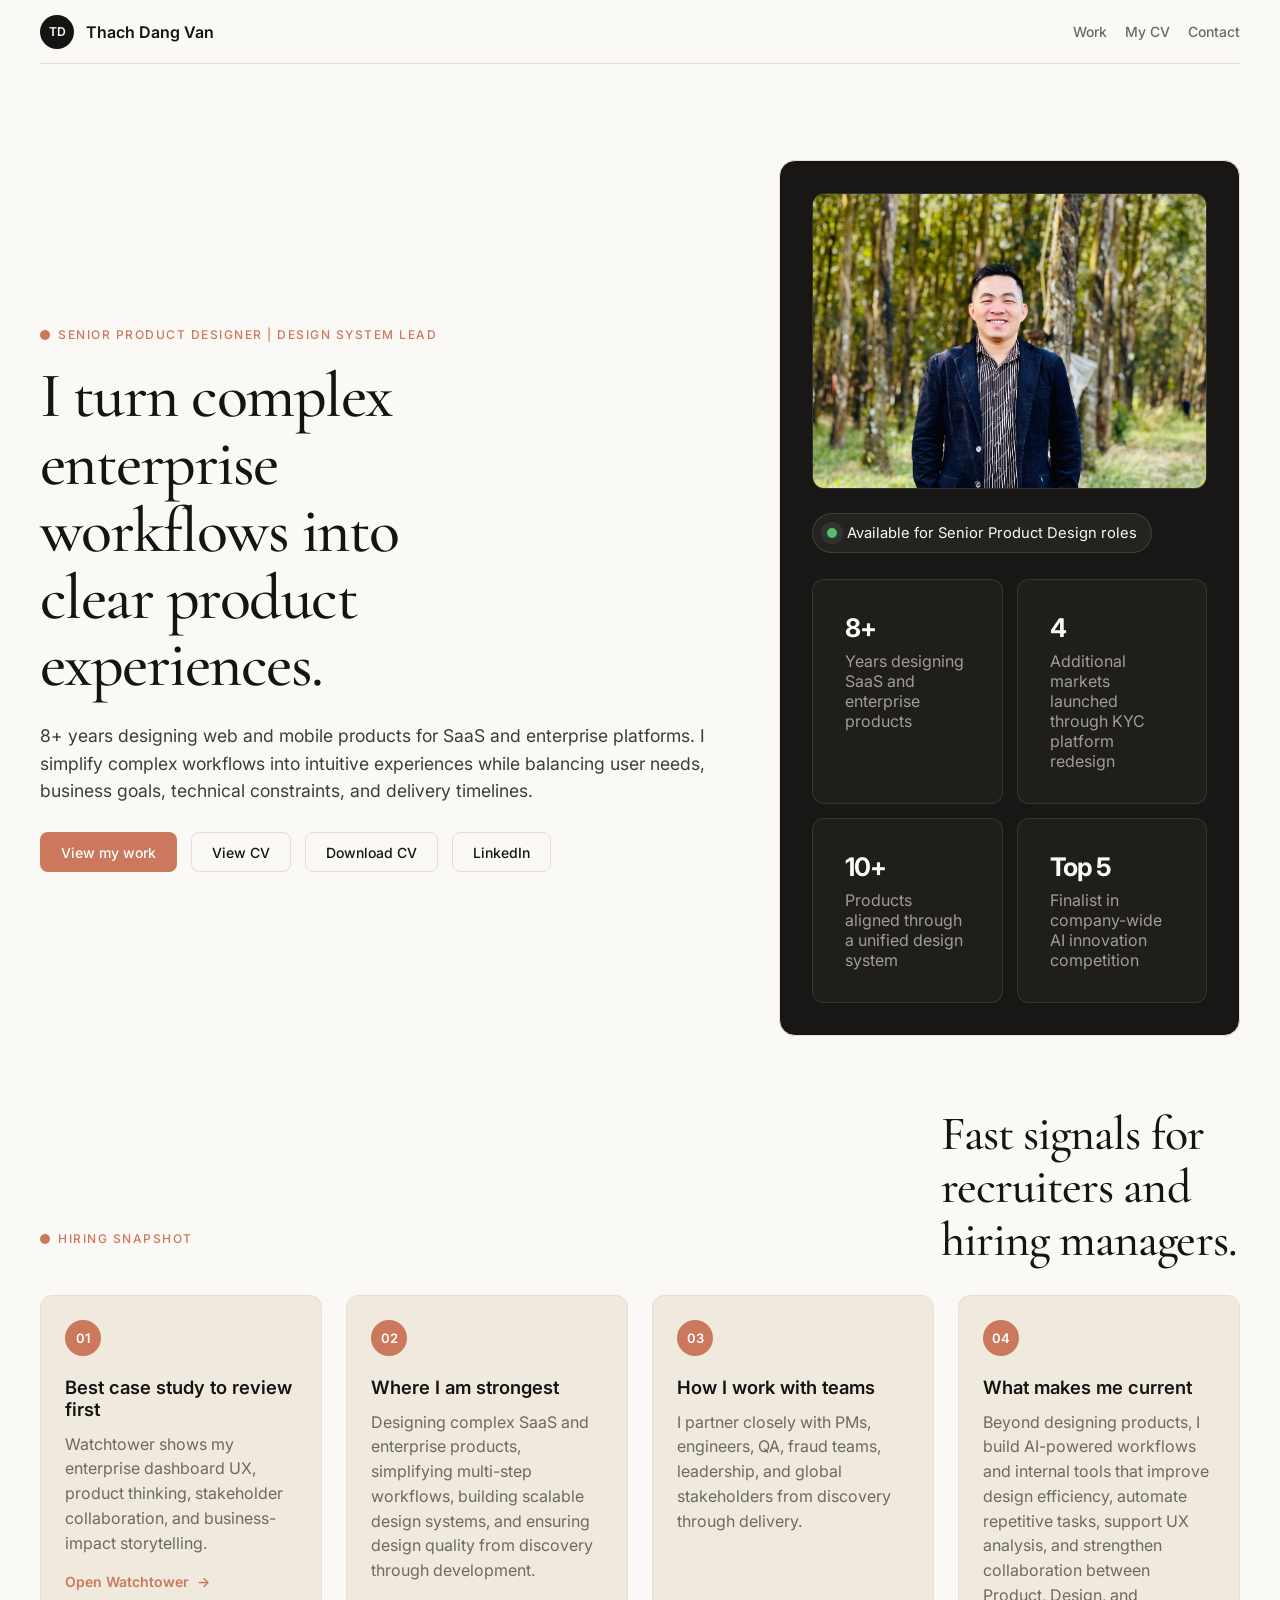
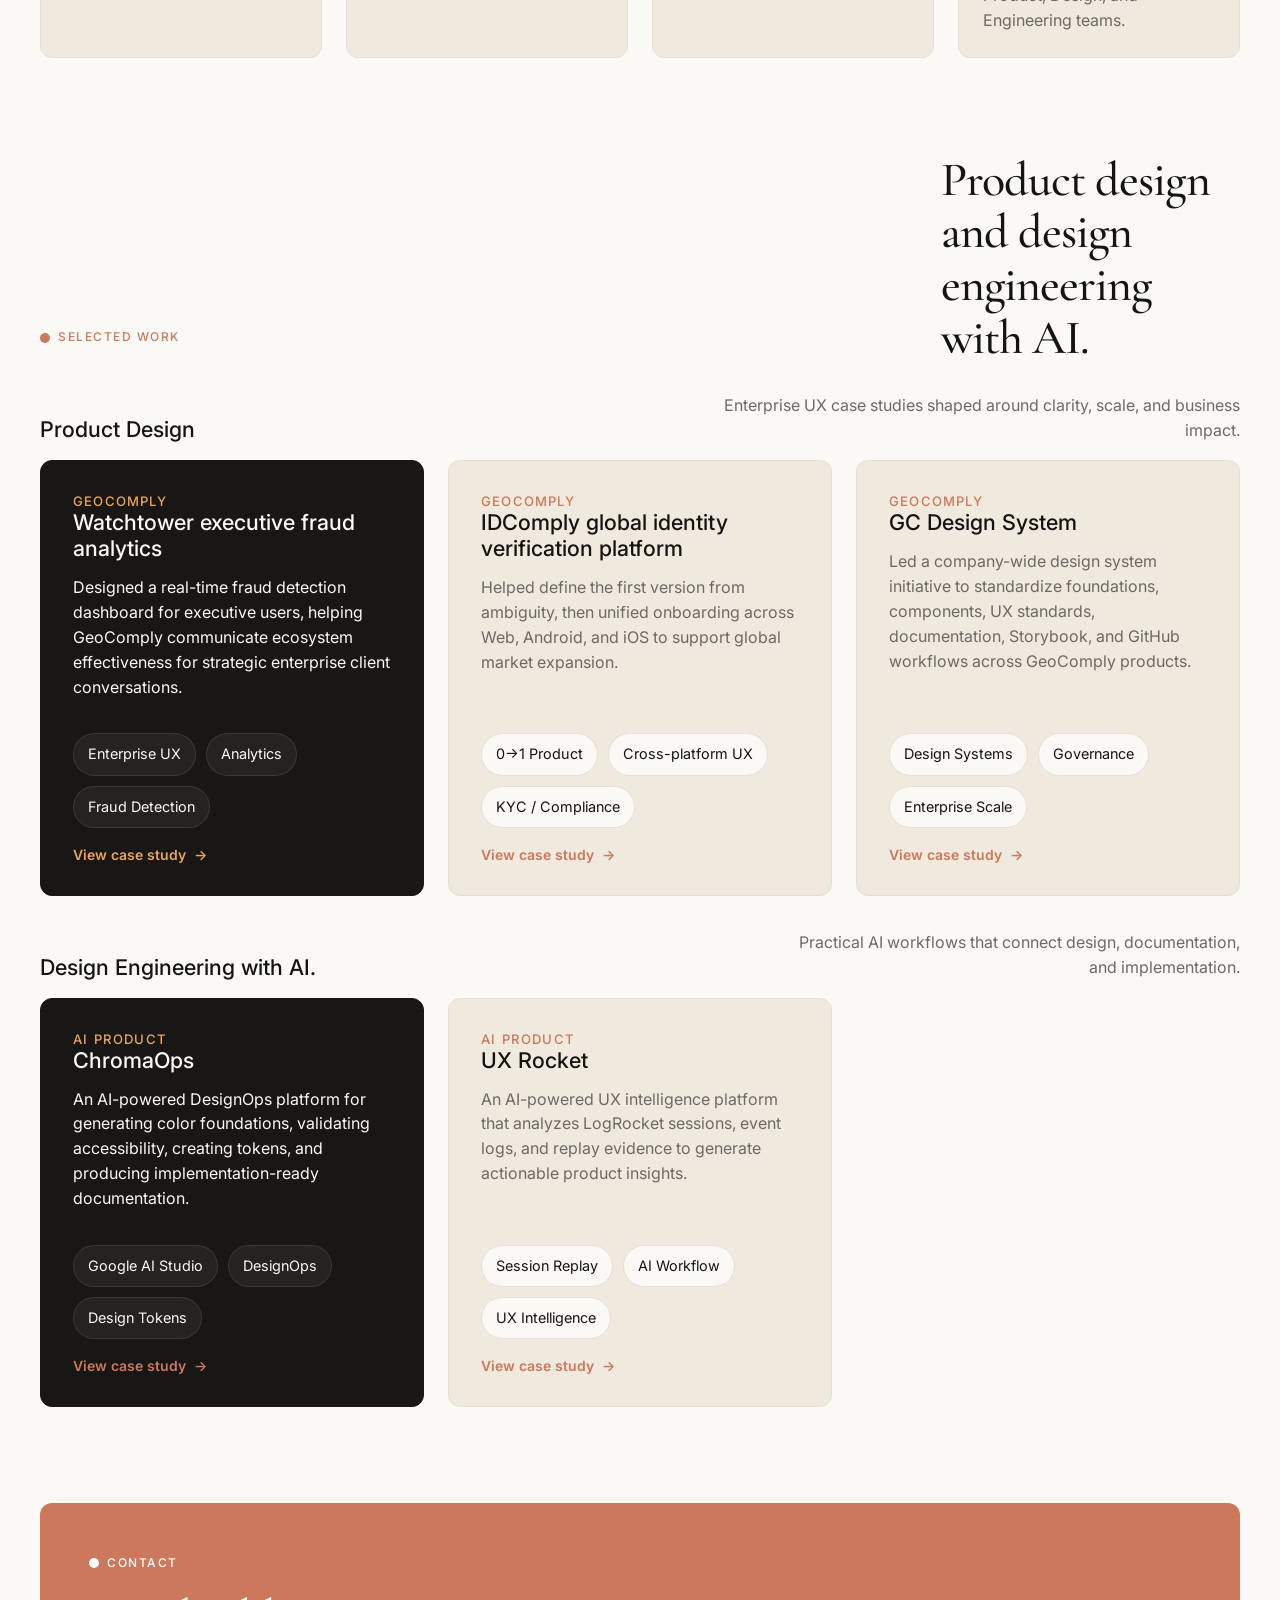
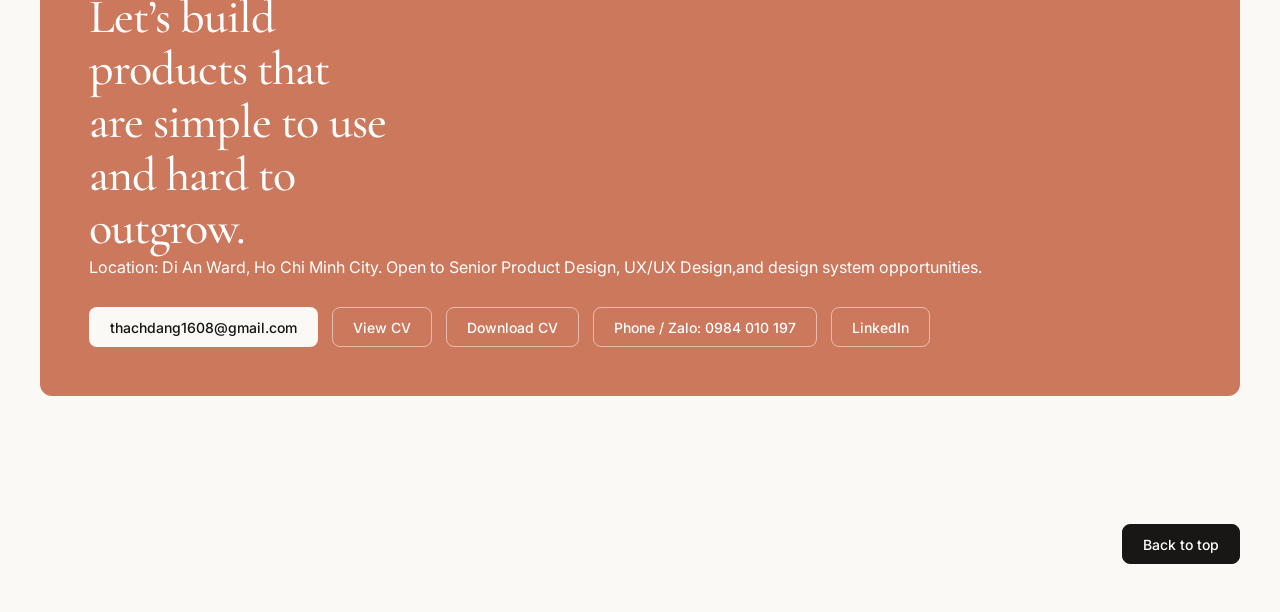
<file: index.html>
<!DOCTYPE html>
<html lang="en">
  <head>
    <meta charset="UTF-8" />
    <meta name="viewport" content="width=device-width, initial-scale=1.0" />
    <title>Thach Dang Van | Senior Product Designer</title>
    <meta
      name="description"
      content="Portfolio of Thach Dang Van, Senior Product Designer and Design System Lead specializing in enterprise products, scalable design systems, and AI-assisted workflows."
    />
    <link rel="preconnect" href="https://fonts.googleapis.com" />
    <link rel="preconnect" href="https://fonts.gstatic.com" crossorigin />
    <link rel="icon" href="fi-bs-magic-wand.svg" type="image/svg+xml" />
    <link
      href="https://fonts.googleapis.com/css2?family=Cormorant+Garamond:wght@500&family=Inter:wght@400;500;600;700&display=swap"
      rel="stylesheet"
    />
    <script>
      const storedTheme = localStorage.getItem('portfolio-theme');
      const preferredTheme = window.matchMedia('(prefers-color-scheme: dark)').matches ? 'dark' : 'light';
      document.documentElement.dataset.theme = storedTheme || preferredTheme;
    </script>
    <link rel="stylesheet" href="styles.css" />
  </head>
  <body>
    <div class="page-shell">
      <header class="site-header">
        <a class="brand" href="#top">
          <span class="brand-mark">TD</span>
          <span class="brand-text">Thach Dang Van</span>
        </a>
        <nav class="site-nav" aria-label="Primary navigation">
          <a href="#work">Work</a>
          <a href="cv.html">My CV</a>
          <a href="#contact">Contact</a>
        </nav>
      </header>

      <main id="top">
        <section class="hero section">
          <div class="hero-copy">
            <p class="eyebrow">Senior Product Designer | Design System Lead</p>
            <h1>I turn complex enterprise workflows into clear product experiences.</h1>
            <p class="hero-text">
              8+ years designing web and mobile products for SaaS and enterprise platforms.
              I simplify complex workflows into intuitive experiences while balancing user needs,
              business goals, technical constraints, and delivery timelines.
            </p>
            <div class="hero-actions">
              <a class="button button-primary" href="#work">View my work</a>
              <a class="button button-secondary" href="cv.html">View CV</a>
              <a class="button button-secondary" href="assets/thach-dang-van-senior-product-designer.pdf" target="_blank" rel="noreferrer">Download CV</a>
              <a class="button button-secondary" a href="https://www.linkedin.com/in/mrthach/" target="_blank" rel="noreferrer">LinkedIn</a>
            </div>
        
          </div>
          <aside class="hero-card" aria-label="Profile summary card">
            <img class="profile-photo" src="assets/thach-dang-van.jpg" alt="Thach Dang Van" />
            <div class="hero-card-top">
              <span class="status-dot"></span>
              <span>Available for Senior Product Design roles</span>
            </div>
            <div class="hero-card-grid">
              <article>
                <strong>8+</strong>
                <span>Years designing SaaS and enterprise products</span>
              </article>
              <article>
                <strong>4</strong>
                <span>Additional markets launched through KYC platform redesign</span>
              </article>
              <article>
                <strong>10+</strong>
                <span>Products aligned through a unified design system</span>
              </article>
              <article>
                <strong>Top 5</strong>
                <span>Finalist in company-wide AI innovation competition</span>
              </article>
            </div>
          </aside>
        </section>

    

        <section class="section hiring-snapshot" aria-label="Hiring team snapshot">
          <div class="section-heading">
            <p class="eyebrow">Hiring Snapshot</p>
            <h2>Fast signals for recruiters and hiring managers.</h2>
          </div>
          <div class="card-grid snapshot-grid">
            <article class="card snapshot-card">
              <span>01</span>
              <h3>Best case study to review first</h3>
              <p>Watchtower shows my enterprise dashboard UX, product thinking, stakeholder collaboration, and business-impact storytelling.</p>
              <a class="card-link" href="watchtower.html">Open Watchtower</a>
            </article>
            <article class="card snapshot-card">
              <span>02</span>
              <h3>Where I am strongest</h3>
              <p>Designing complex SaaS and enterprise products, simplifying multi-step workflows, building scalable design systems, and ensuring design quality from discovery through development.</p>
            </article>
            <article class="card snapshot-card">
              <span>03</span>
              <h3>How I work with teams</h3>
              <p>I partner closely with PMs, engineers, QA, fraud teams, leadership, and global stakeholders from discovery through delivery.</p>
            </article>
            <article class="card snapshot-card">
              <span>04</span>
              <h3>What makes me current</h3>
              <p>Beyond designing products, I build AI-powered workflows and internal tools that improve design efficiency, automate repetitive tasks, support UX analysis, and strengthen collaboration between Product, Design, and Engineering teams.</p>
            </article>
          </div>
        </section>

        <section class="section" id="work">
          <div class="section-heading">
            <p class="eyebrow">Selected work</p>
            <h2>Product design and design engineering with AI.</h2>
          </div>
          <div class="work-category-heading">
            <h3>Product Design</h3>
            <p>Enterprise UX case studies shaped around clarity, scale, and business impact.</p>
          </div>
          <div class="card-grid work-grid">
            <article class="card project-card">
              <a href="watchtower.html" aria-label="Open Watchtower case study">
                <div class="project-meta">GeoComply</div>
                <h3>Watchtower executive fraud analytics</h3>
                <p>
                  Designed a real-time fraud detection dashboard for executive users,
                  helping GeoComply communicate ecosystem effectiveness for strategic
                  enterprise client conversations.
                </p>
                <ul class="tags">
                  <li>Enterprise UX</li>
                  <li>Analytics</li>
                  <li>Fraud Detection</li>
                </ul>
                <span class="card-link">View case study</span>
              </a>
            </article>
            <article class="card project-card">
              <a href="idcomply.html" aria-label="Open IDComply case study">
                <div class="project-meta">GeoComply</div>
                <h3>IDComply global identity verification platform</h3>
                <p>
                  Helped define the first version from ambiguity, then unified onboarding across
                  Web, Android, and iOS to support global market expansion.
                </p>
                <ul class="tags">
                  <li>0→1 Product</li>
                  <li>Cross-platform UX</li>
                  <li>KYC / Compliance</li>
                </ul>
                <span class="card-link">View case study</span>
              </a>
            </article>
            <article class="card project-card">
              <a href="gc-design-system.html" aria-label="Open GC Design System case study">
                <div class="project-meta">GeoComply</div>
                <h3>GC Design System</h3>
                <p>
                  Led a company-wide design system initiative to standardize foundations,
                  components, UX standards, documentation, Storybook, and GitHub workflows
                  across GeoComply products.
                </p>
                <ul class="tags">
                  <li>Design Systems</li>
                  <li>Governance</li>
                  <li>Enterprise Scale</li>
                </ul>
                <span class="card-link">View case study</span>
              </a>
            </article>
          </div>
          <div class="work-category-heading work-category-heading-spaced">
            <h3>Design Engineering with AI.</h3>
            <p>Practical AI workflows that connect design, documentation, </br>and implementation.</p>
          </div>
          <div class="card-grid ai-work-grid">
            <article class="card project-card">
              <a href="chromaops.html" aria-label="Open ChromaOps case study">
                <div class="project-meta">AI Product</div>
                <h3>ChromaOps</h3>
                <p>An AI-powered DesignOps platform for generating color foundations, validating accessibility, creating tokens, and producing implementation-ready documentation.</p>
                <ul class="tags">
                  <li>Google AI Studio</li>
                  <li>DesignOps</li>
                  <li>Design Tokens</li>
                </ul>
                <span class="card-link">View case study</span>
              </a>
            </article>
            <article class="card project-card">
              <a href="ux-rocket.html" aria-label="Open UX Rocket case study">
                <div class="project-meta">AI Product</div>
                <h3>UX Rocket</h3>
                <p>An AI-powered UX intelligence platform that analyzes LogRocket sessions, event logs, and replay evidence to generate actionable product insights.</p>
                <ul class="tags">
                  <li>Session Replay</li>
                  <li>AI Workflow</li>
                  <li>UX Intelligence</li>
                </ul>
                <span class="card-link">View case study</span>
              </a>
            </article>
          </div>
        </section>

        <section class="section contact-section" id="contact">
          <div class="contact-card card">
            <p class="eyebrow">Contact</p>
            <h2>Let’s build products that are simple to use and hard to outgrow.</h2>
            <p>
              Location: Di An Ward, Ho Chi Minh City. Open to Senior Product Design, UX/UX Design,and design system opportunities.
            </p>
            <div class="contact-actions">
              <a class="button button-primary" href="mailto:thachdang1608@gmail.com">thachdang1608@gmail.com</a>
              <a class="button button-secondary" href="cv.html">View CV</a>
              <a class="button button-secondary" href="assets/thach-dang-van-senior-product-designer.pdf" target="_blank" rel="noreferrer">Download CV</a>
              <a class="button button-secondary" href="tel:0984010197">Phone / Zalo: 0984 010 197</a>
              <a class="button button-secondary" href="https://www.linkedin.com/in/mrthach/" target="_blank" rel="noreferrer">LinkedIn</a>
            </div>
          </div>
        </section>
        <a class="back-to-top" href="#top">Back to top</a>
      </main>
    </div>

    <script src="script.js"></script>
  </body>
</html>
</file>
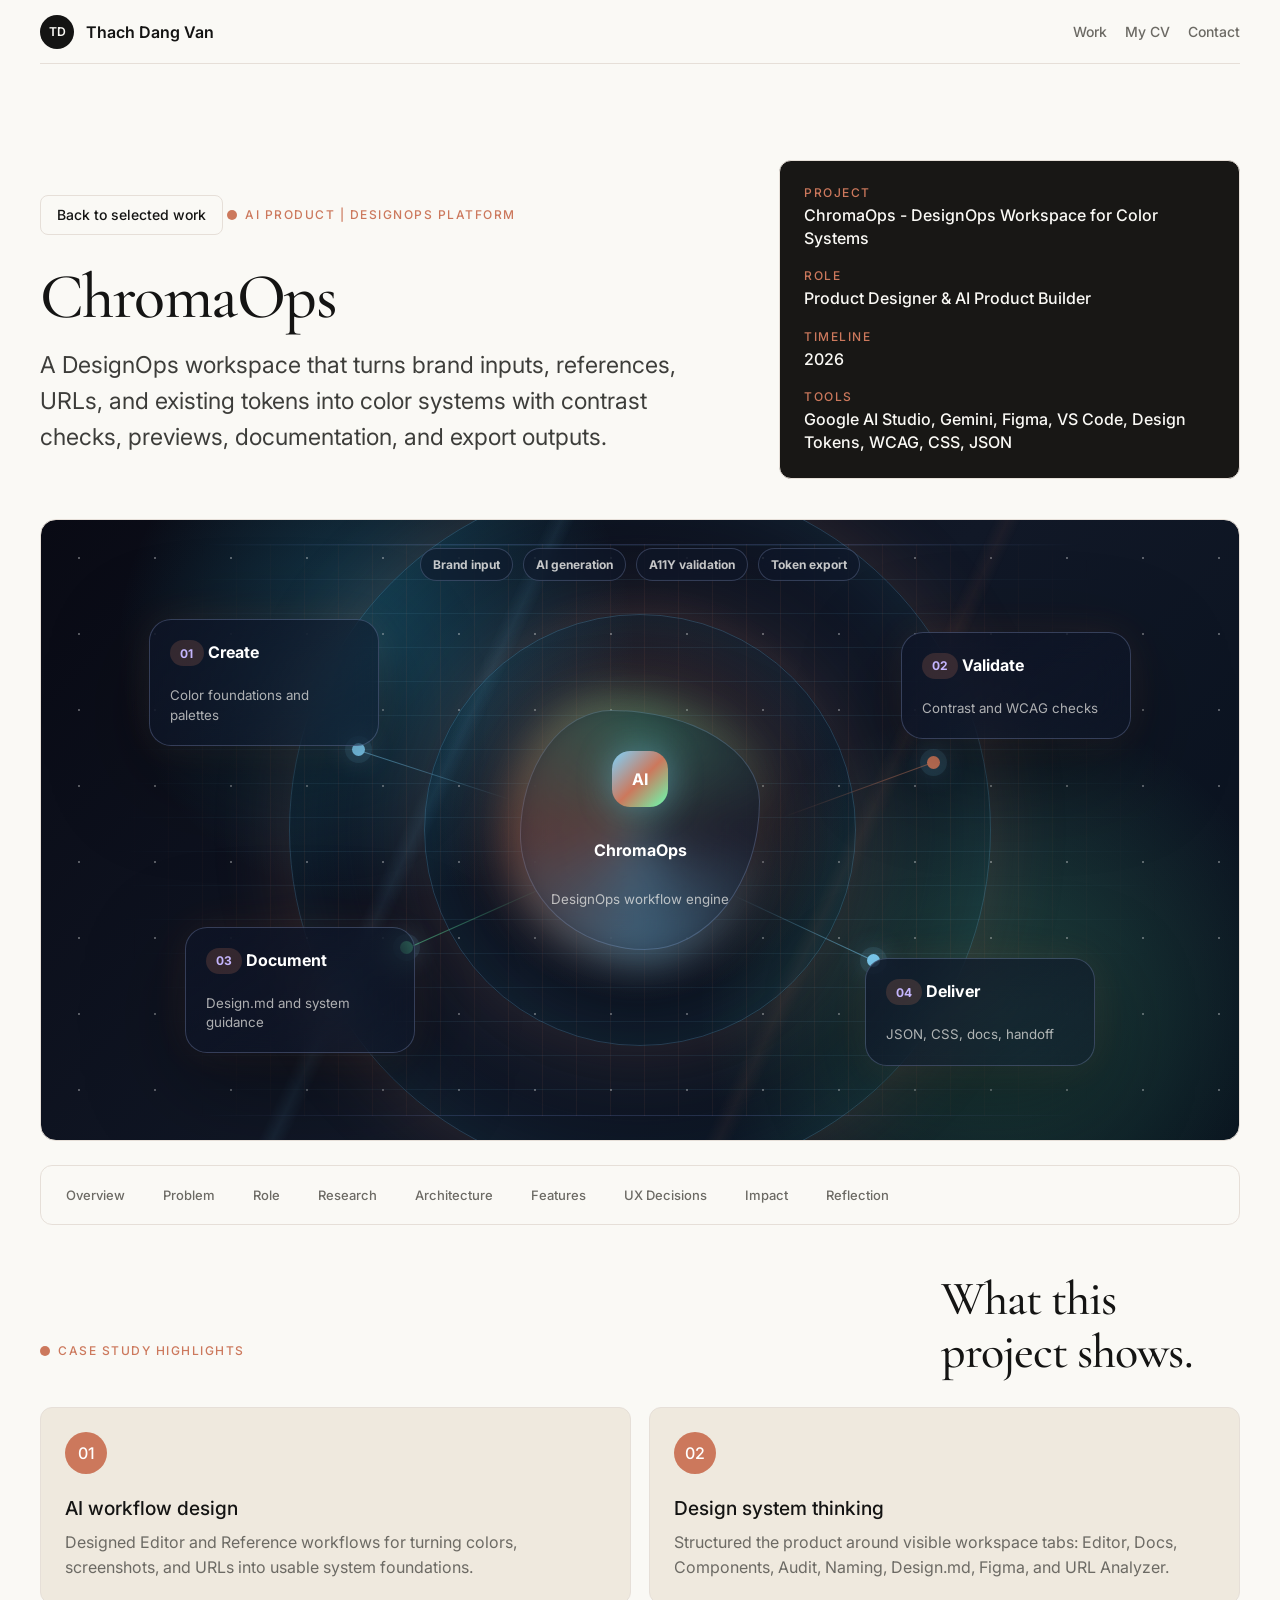
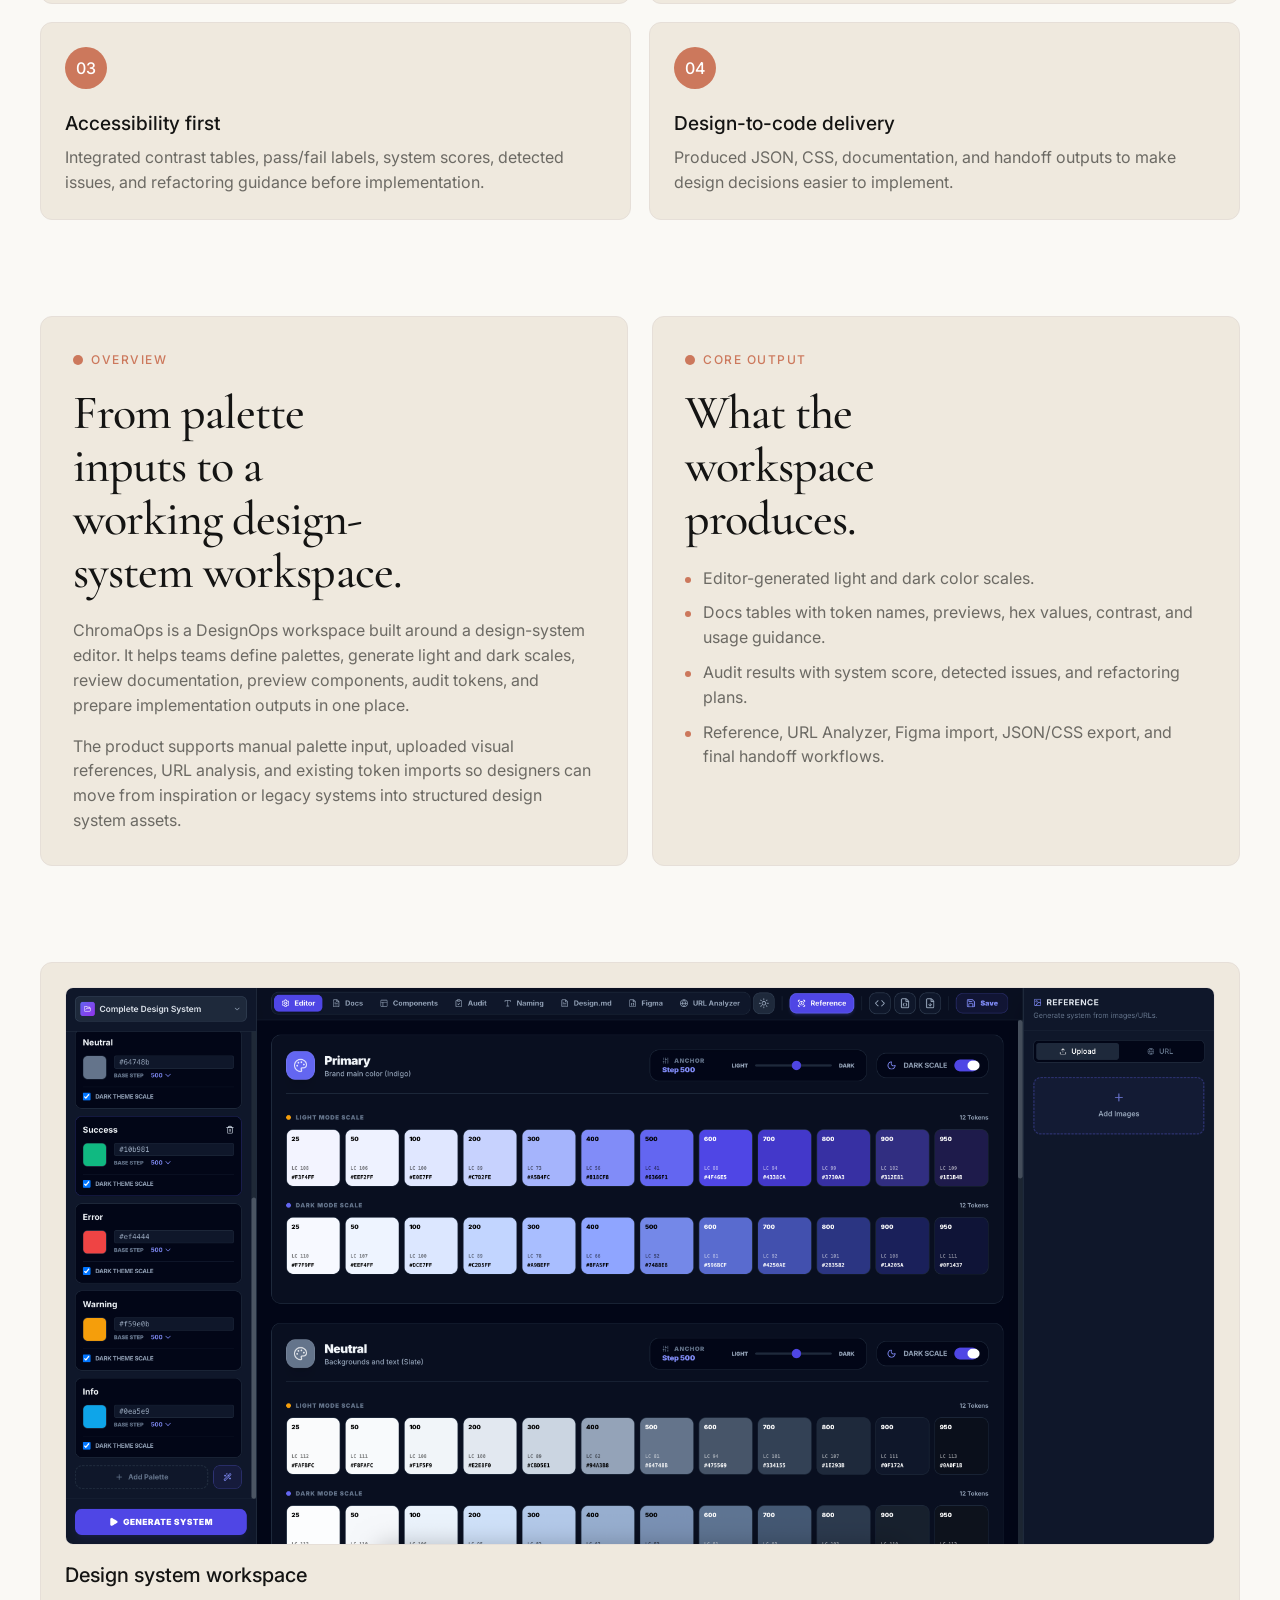
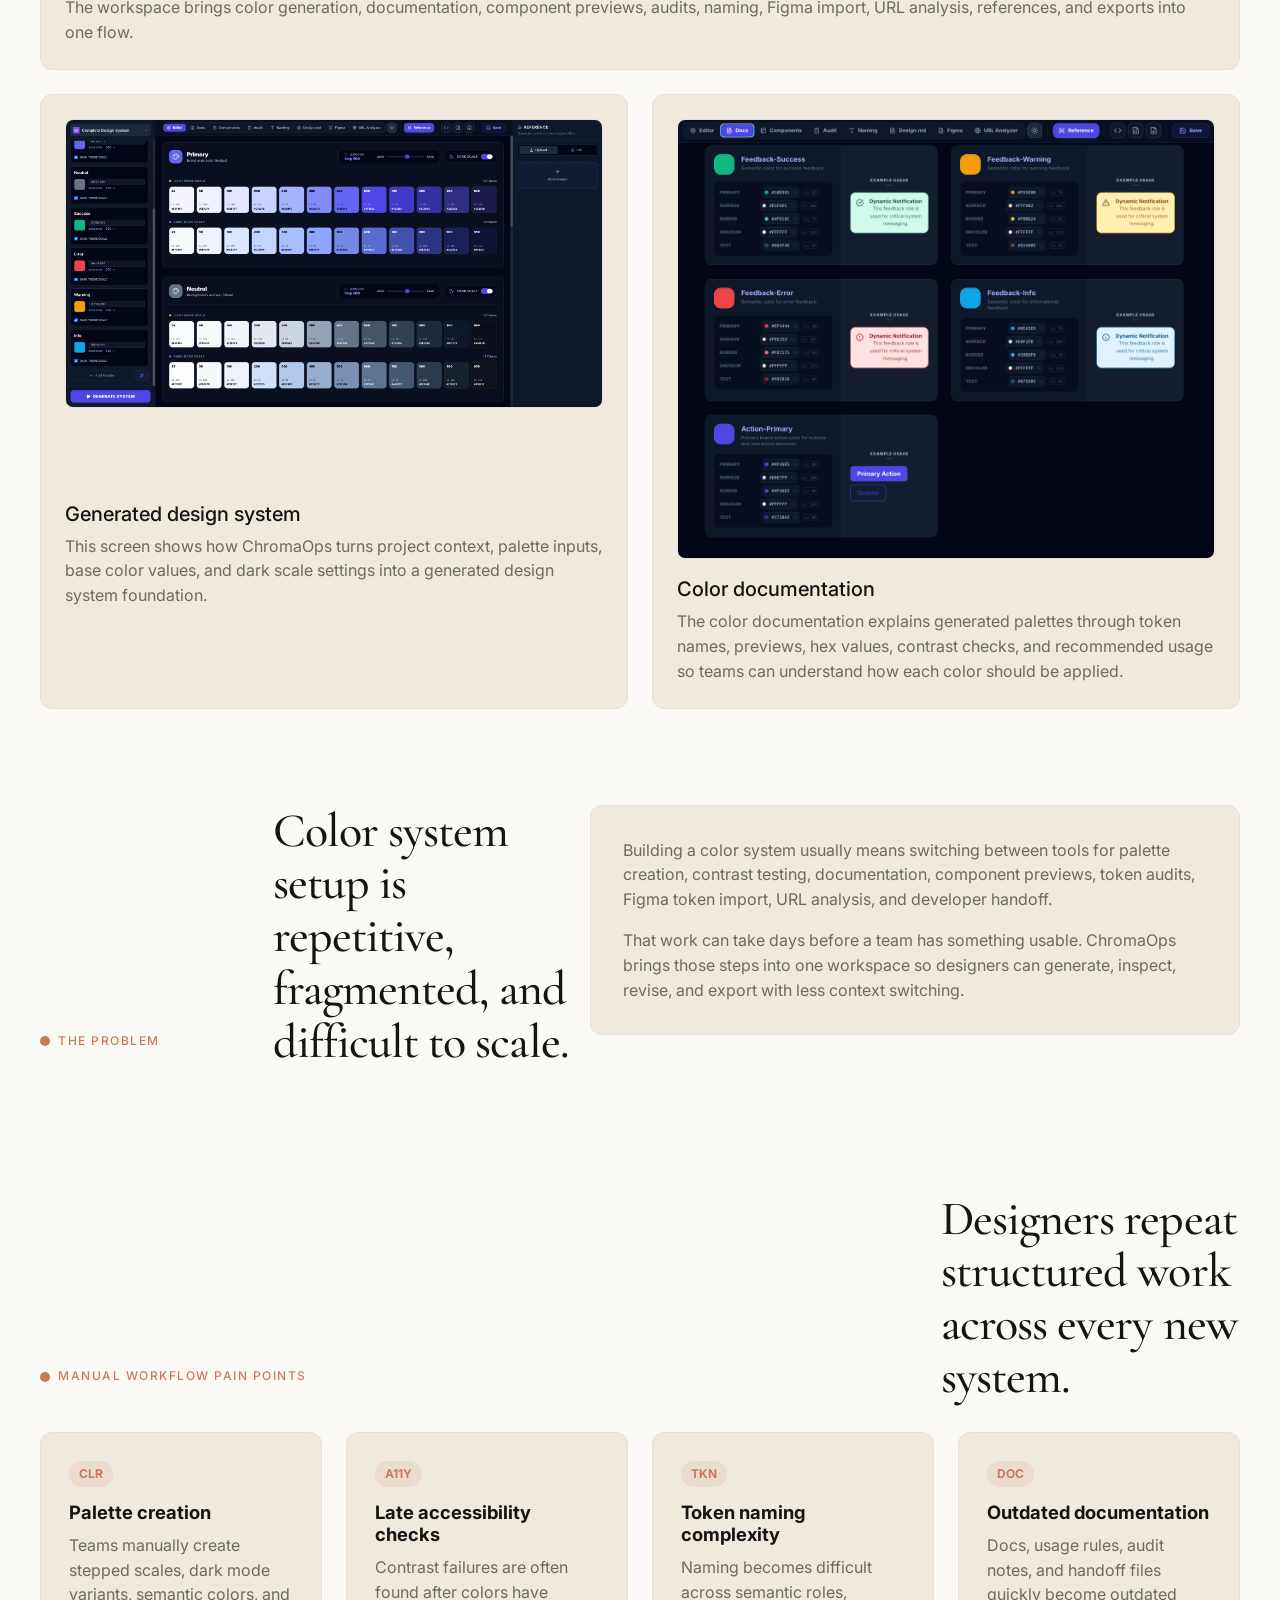
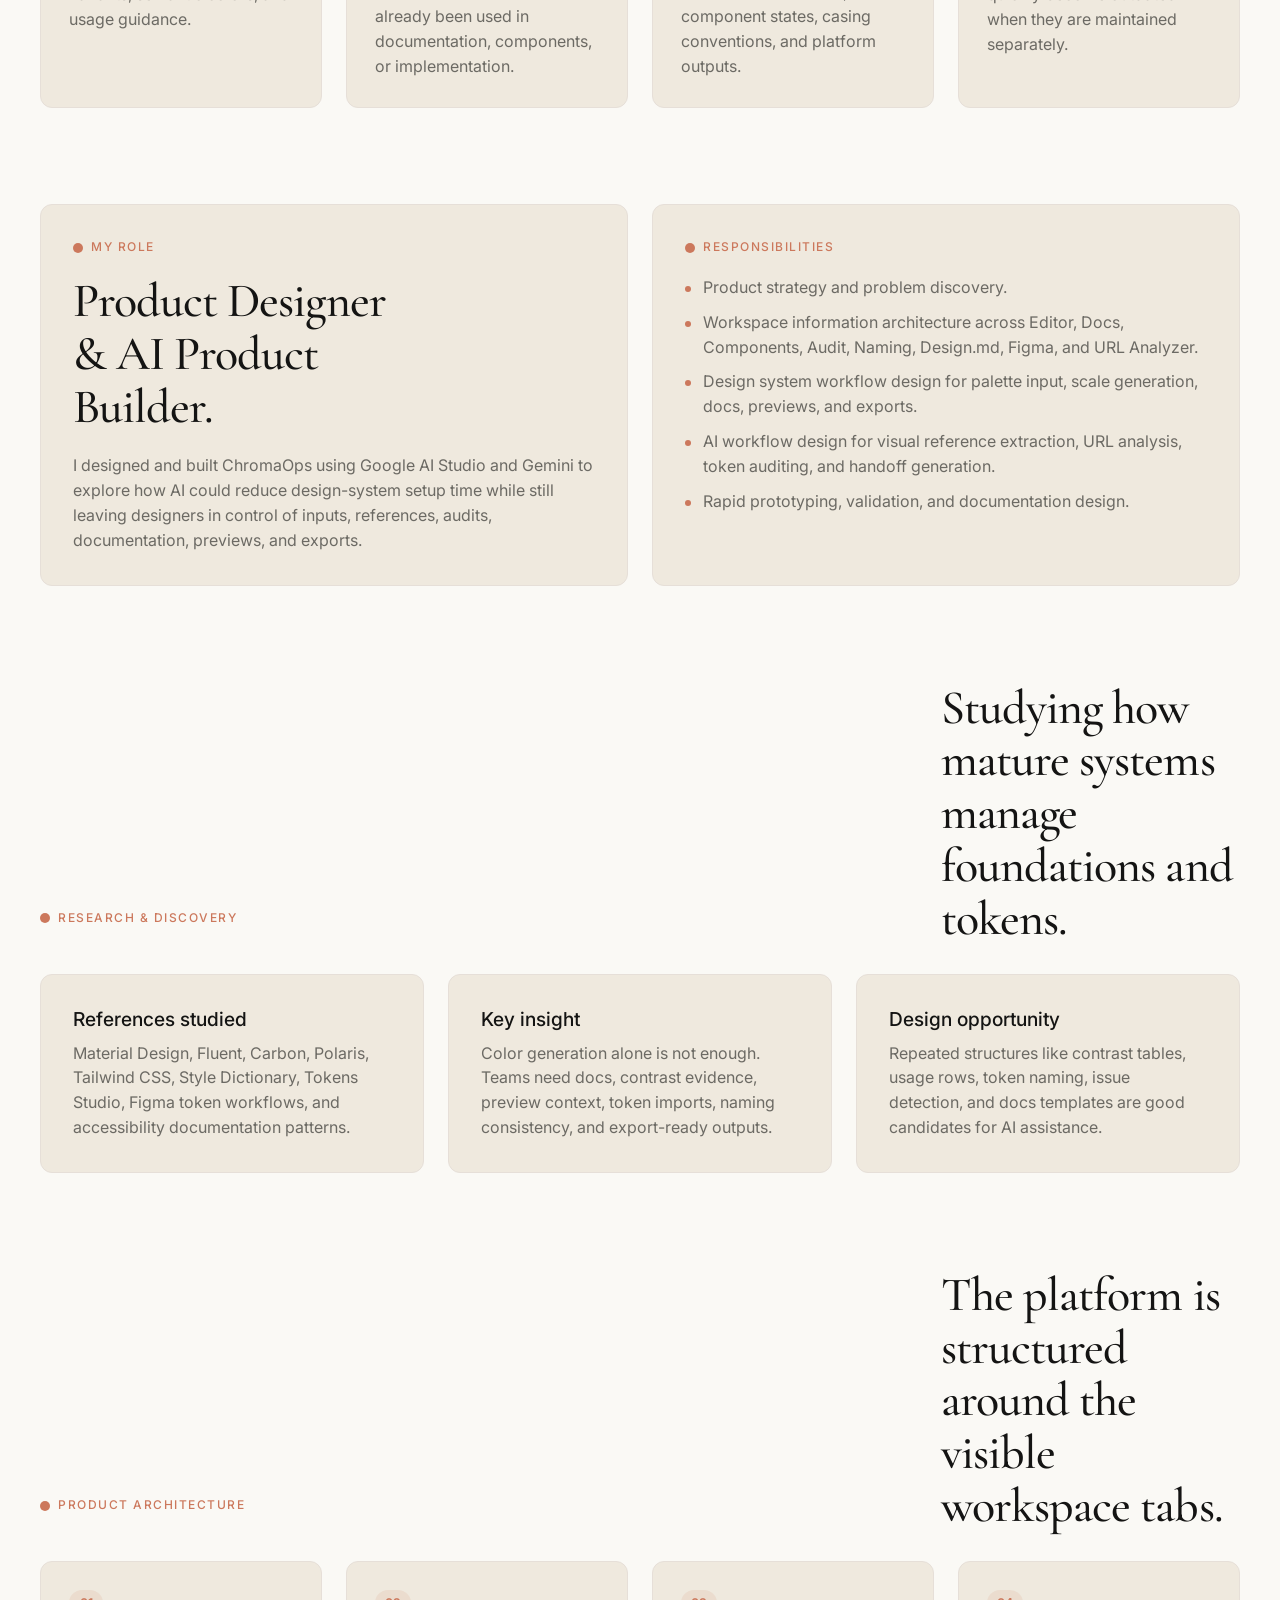
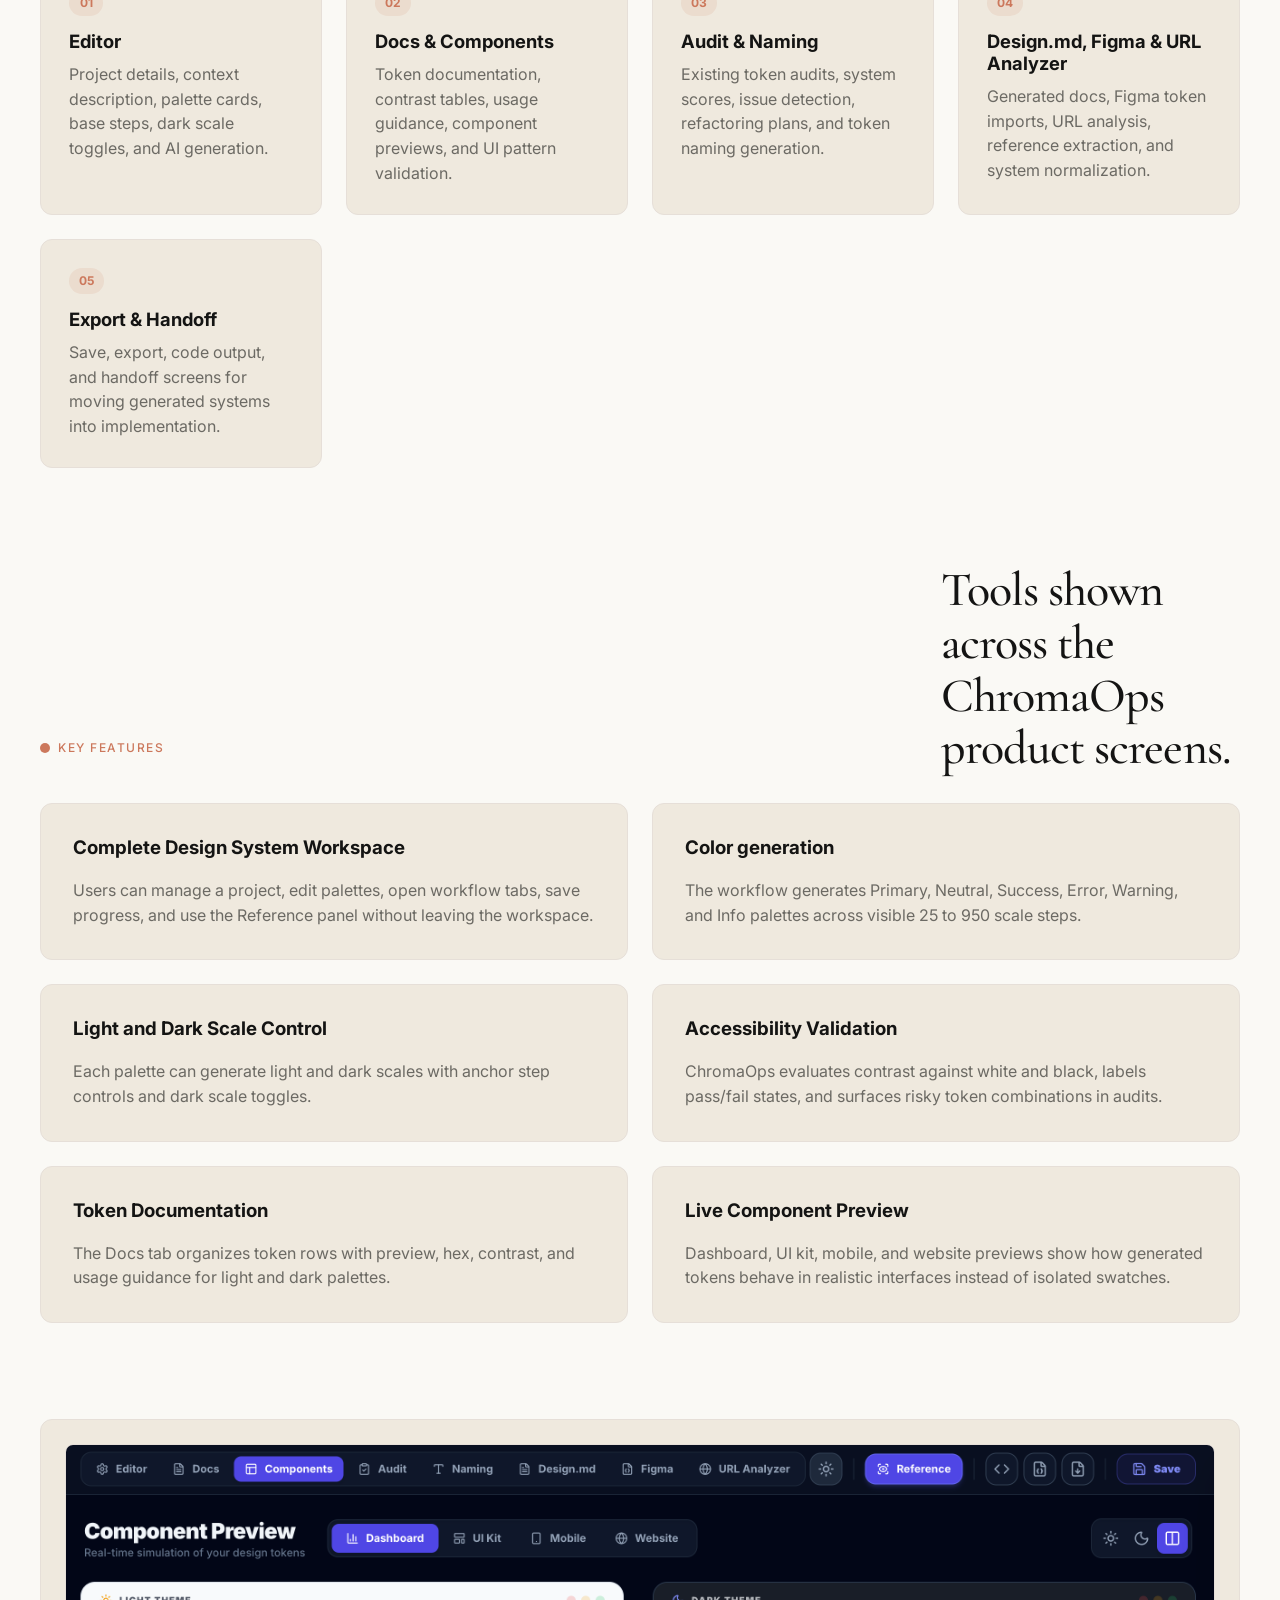
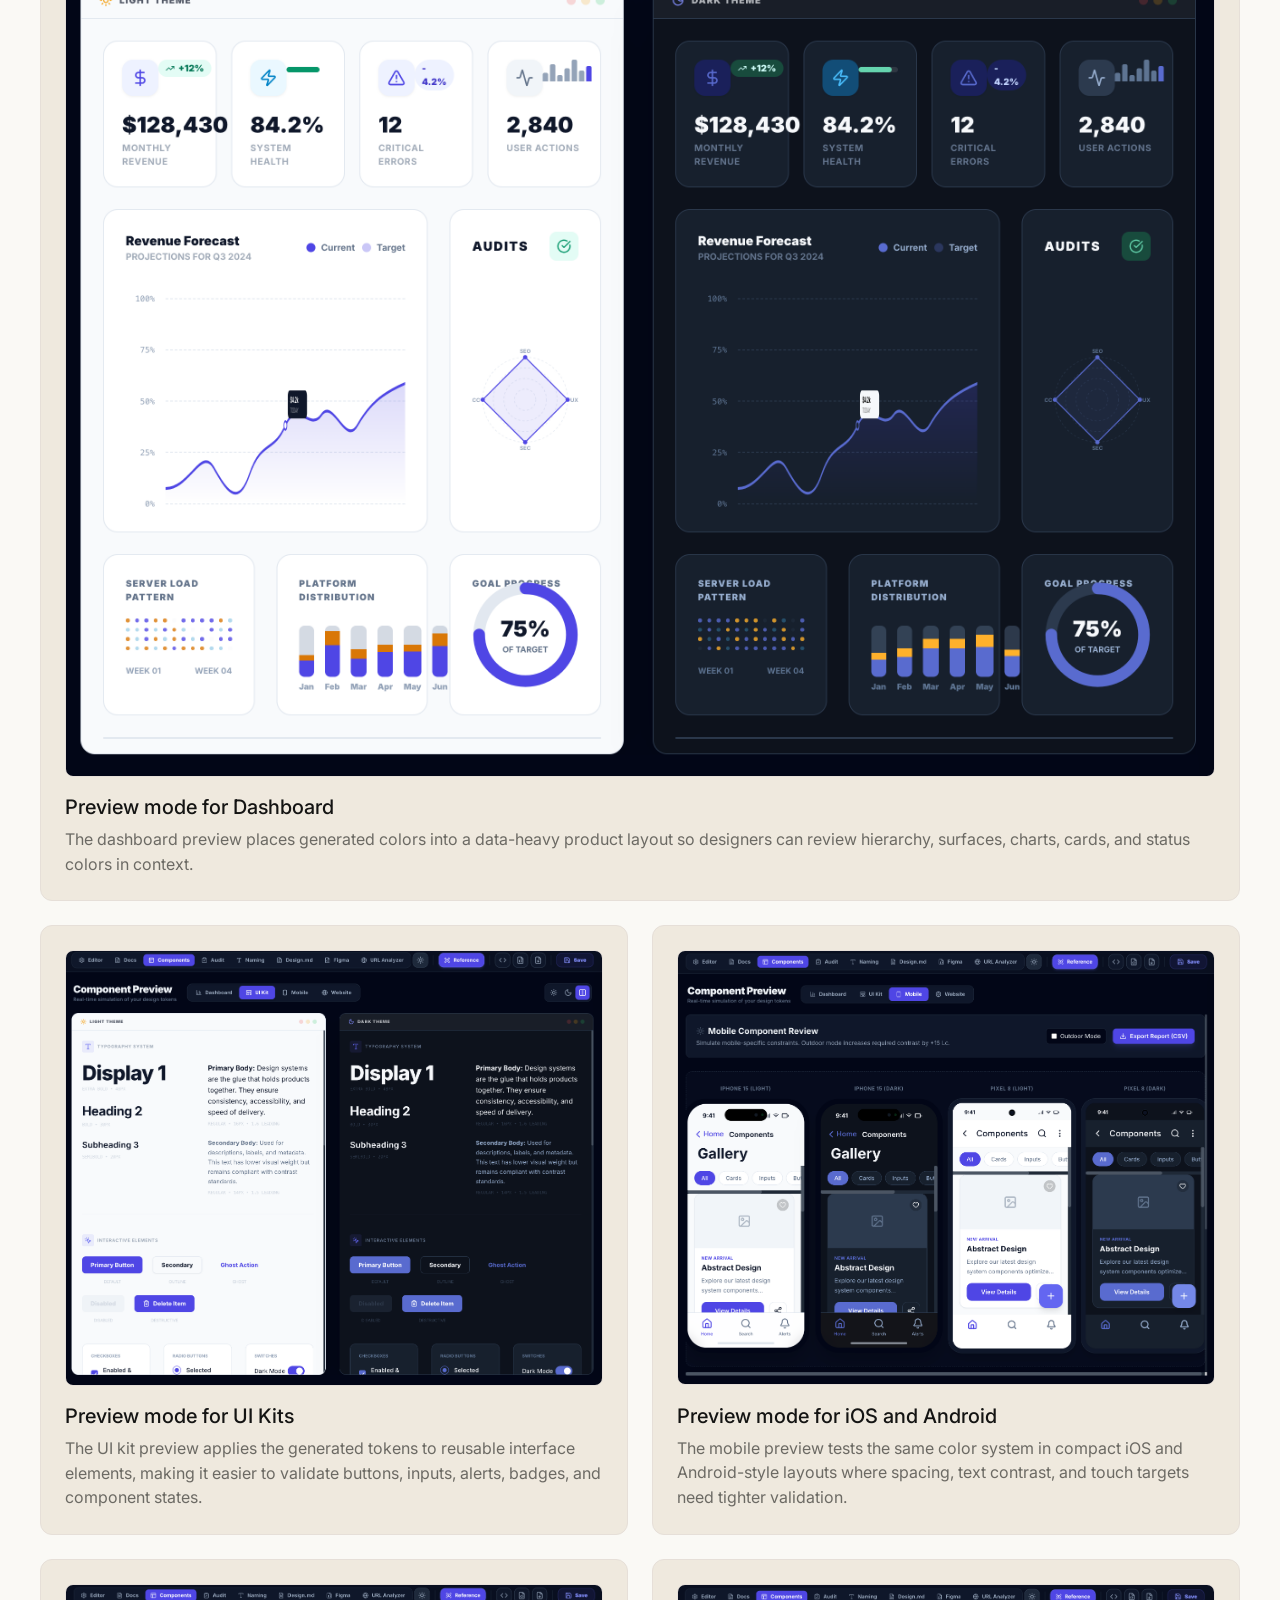
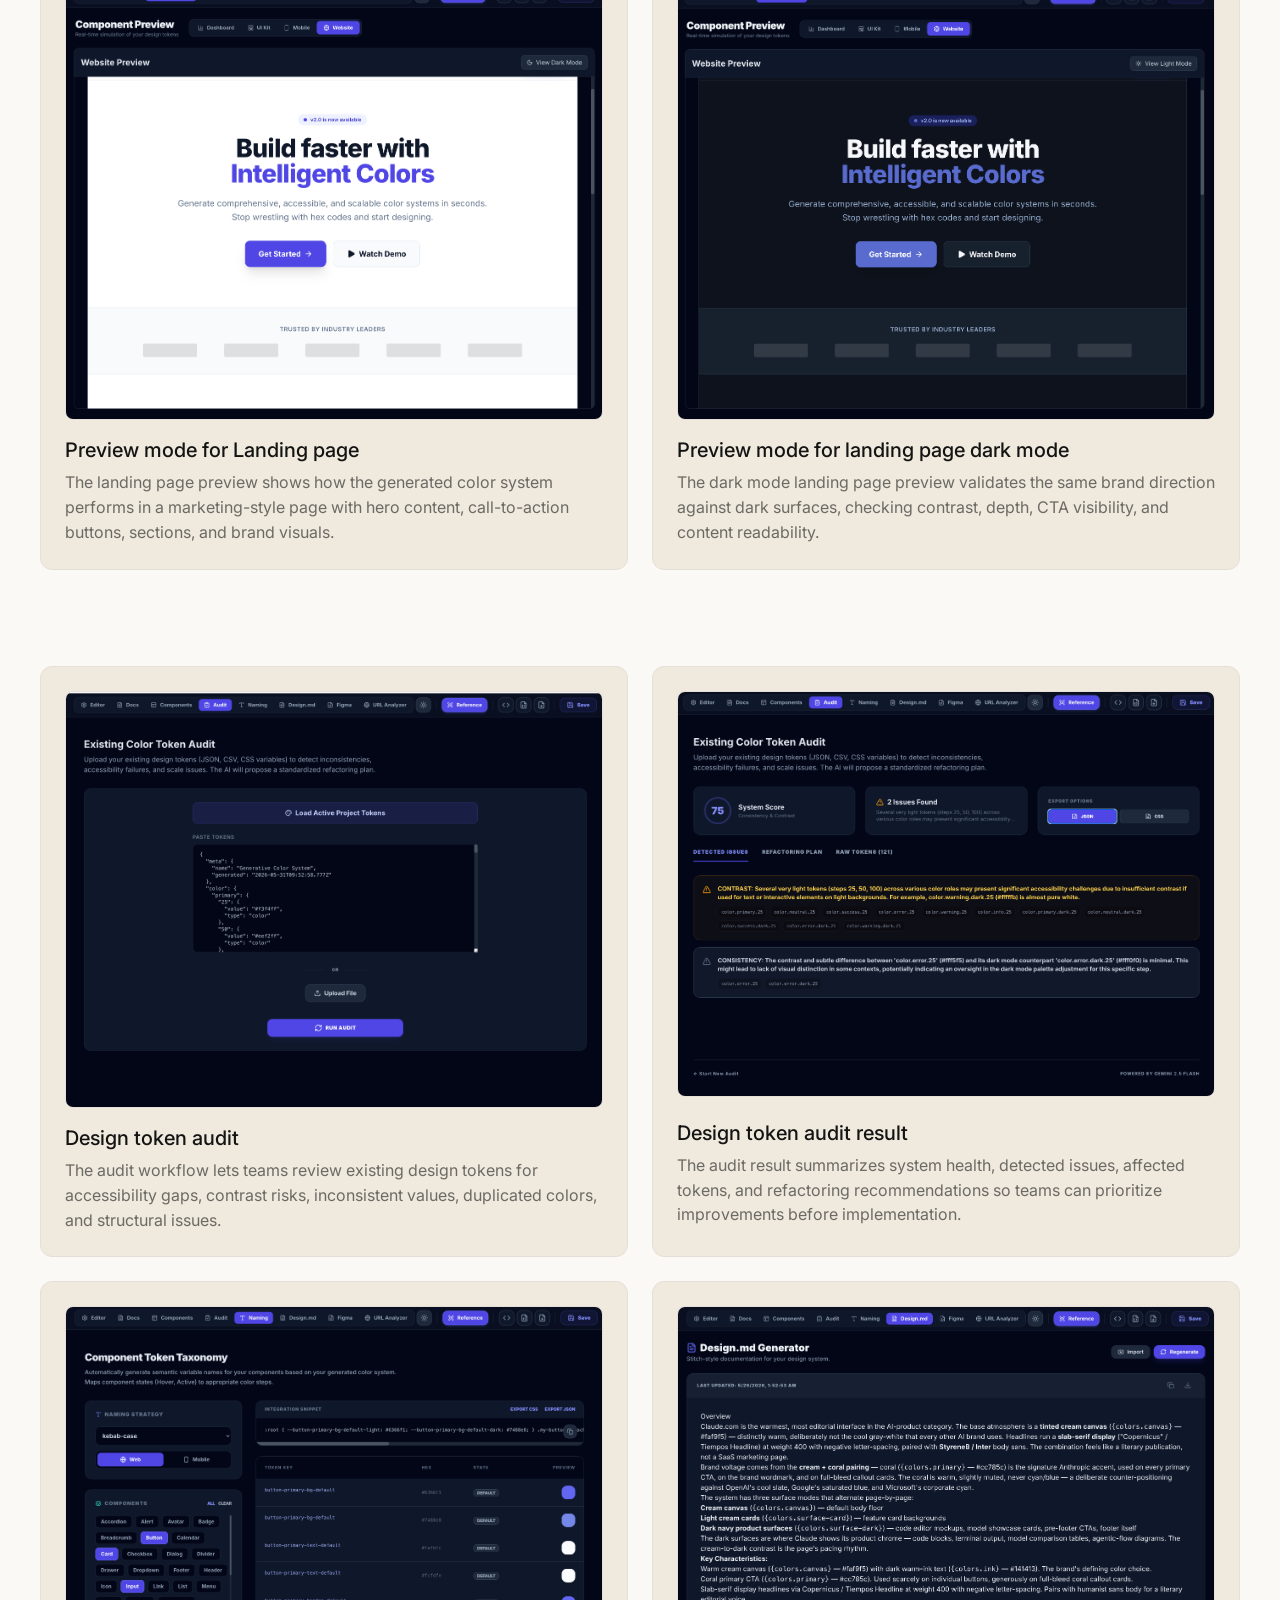
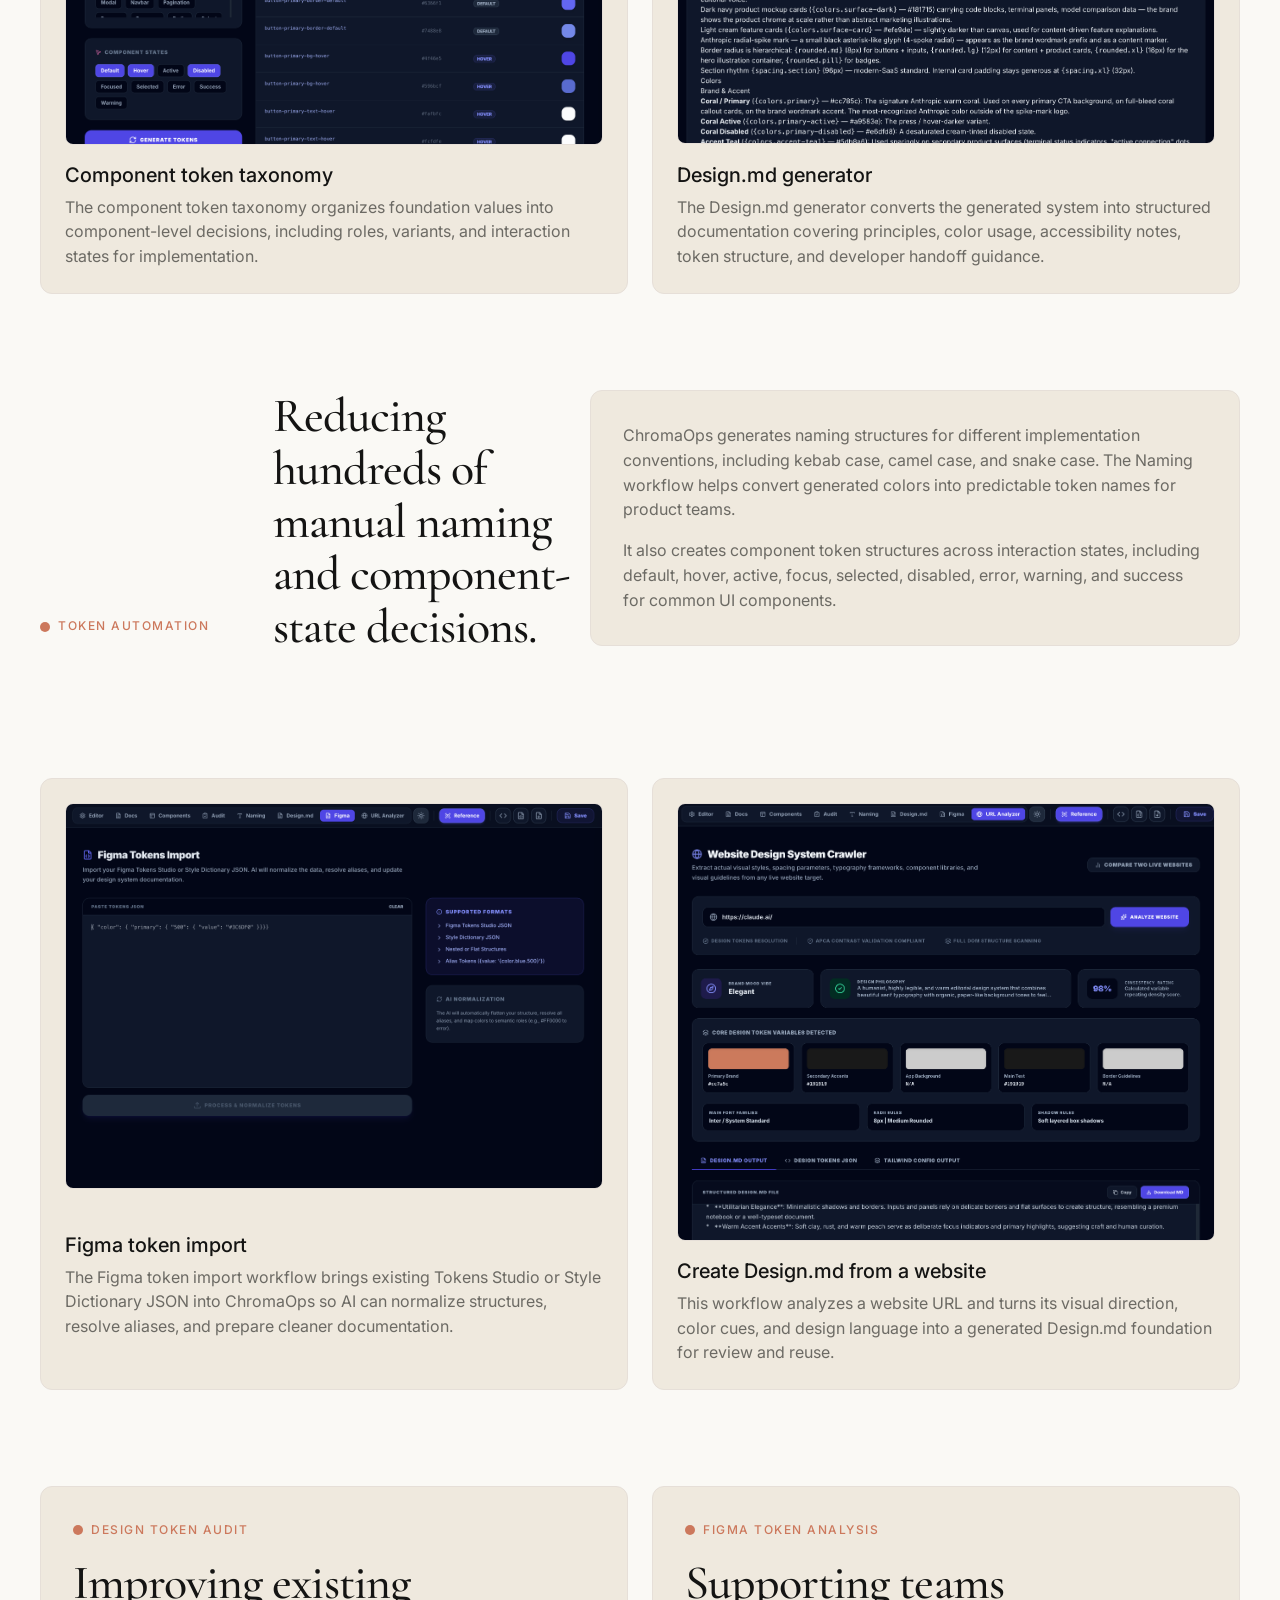
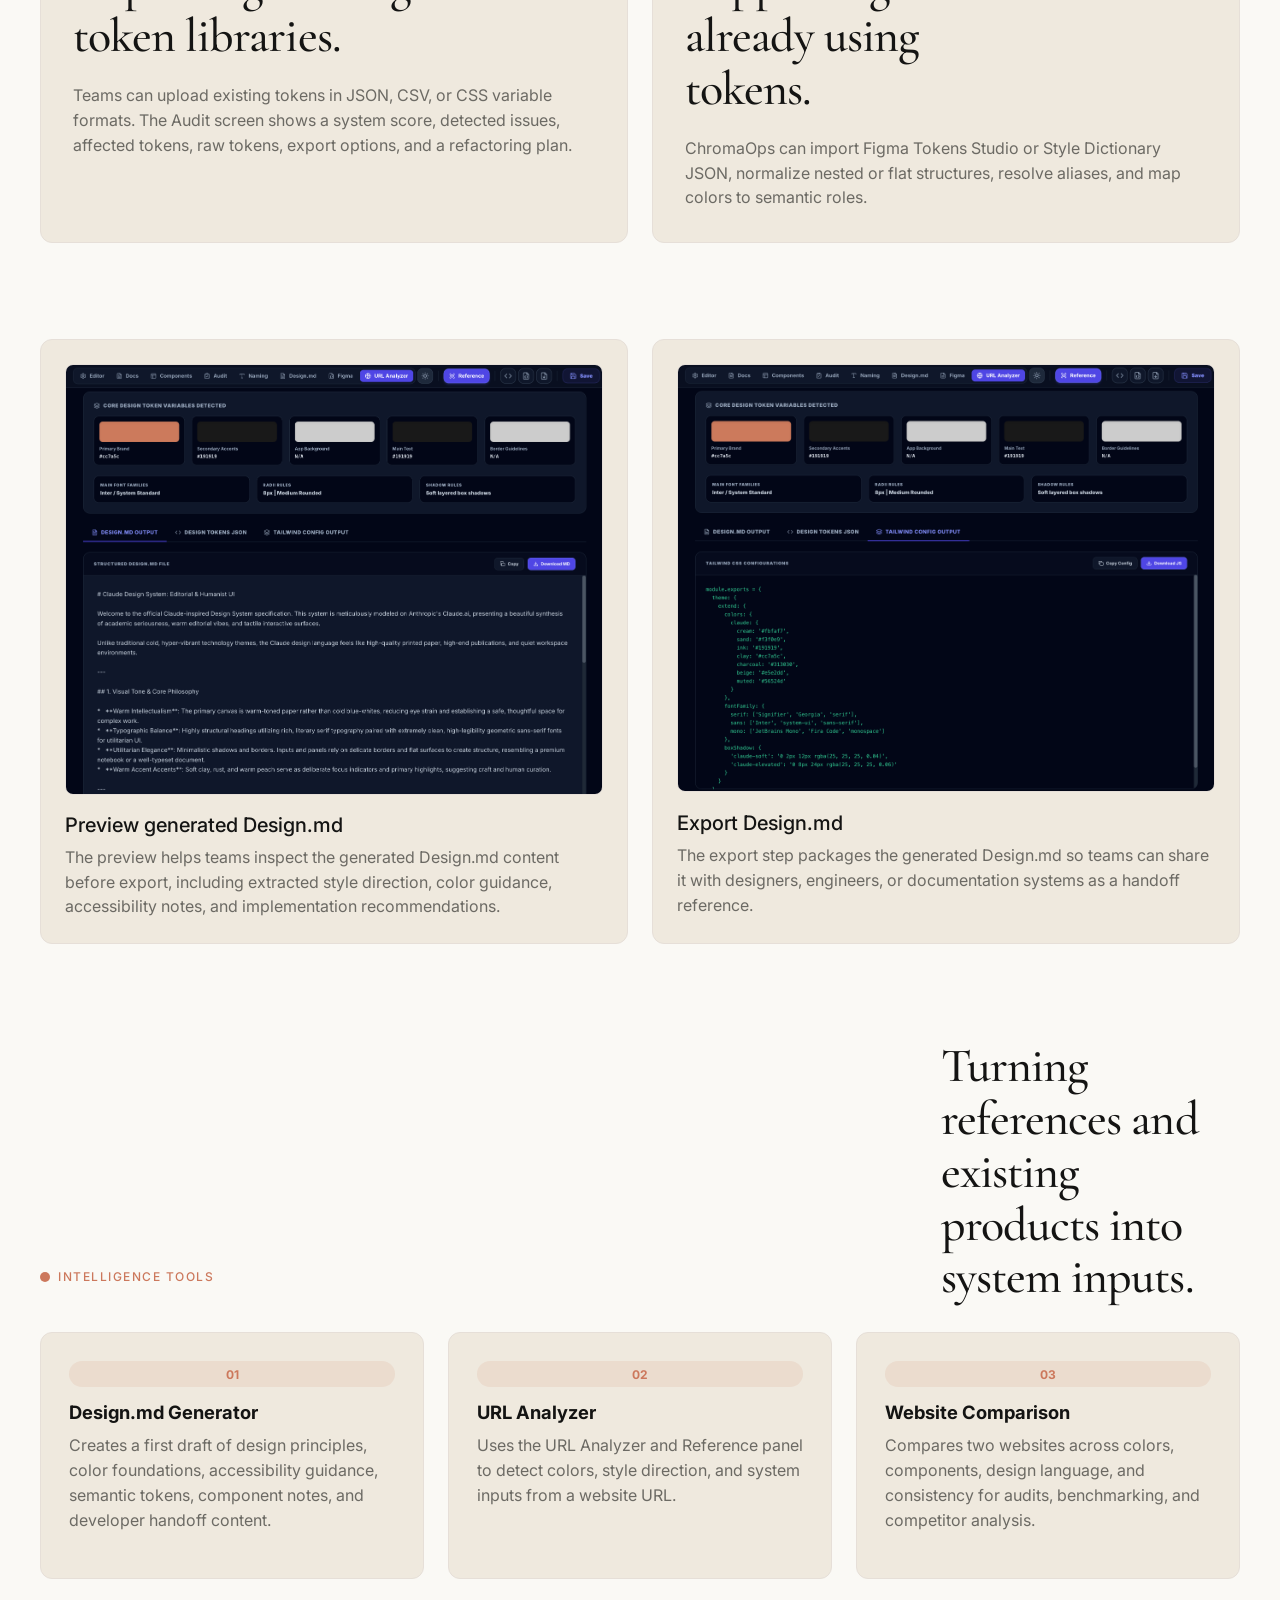
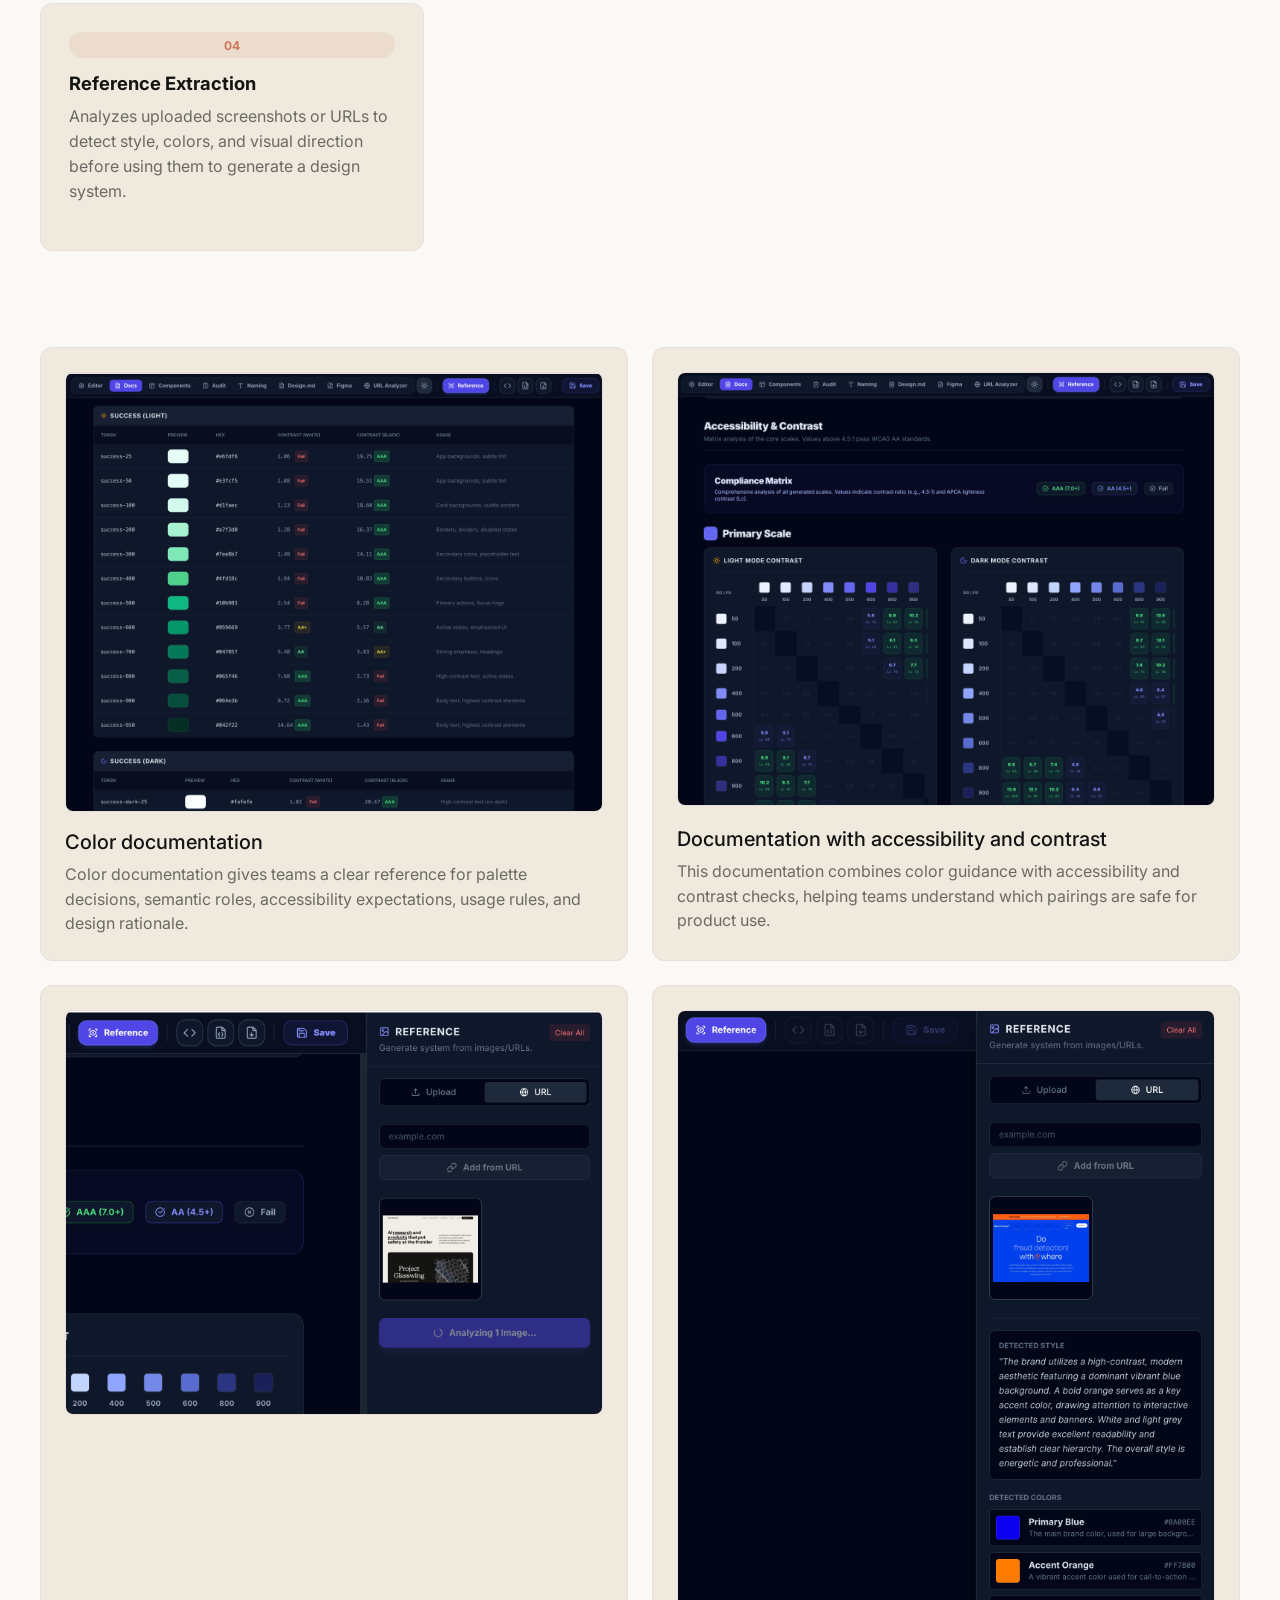
<file: chromaops.html>
<!DOCTYPE html>
<html lang="en">
  <head>
    <meta charset="UTF-8" />
    <meta name="viewport" content="width=device-width, initial-scale=1.0" />
    <title>ChromaOps Case Study | Thach Dang Van</title>
    <meta
      name="description"
      content="ChromaOps portfolio case study by Thach Dang Van. A DesignOps workspace for color systems, accessibility checks, design tokens, audits, and handoff documentation."
    />
    <link rel="preconnect" href="https://fonts.googleapis.com" />
    <link rel="preconnect" href="https://fonts.gstatic.com" crossorigin />
    <link rel="icon" href="fi-bs-magic-wand.svg" type="image/svg+xml" />
    <link
      href="https://fonts.googleapis.com/css2?family=Cormorant+Garamond:wght@500&family=Inter:wght@400;500;600;700&display=swap"
      rel="stylesheet"
    />
    <script>
      const storedTheme = localStorage.getItem('portfolio-theme');
      const preferredTheme = window.matchMedia('(prefers-color-scheme: dark)').matches ? 'dark' : 'light';
      document.documentElement.dataset.theme = storedTheme || preferredTheme;
    </script>
    <link rel="stylesheet" href="styles.css" />
  </head>
  <body>
    <div class="page-shell case-shell ds-case-shell">
      <header class="site-header">
        <a class="brand" href="index.html#top">
          <span class="brand-mark">TD</span>
          <span class="brand-text">Thach Dang Van</span>
        </a>
        <nav class="site-nav" aria-label="Primary navigation">
          <a href="index.html#work">Work</a>
          <a href="cv.html">My CV</a>
          <a href="index.html#contact">Contact</a>
        </nav>
      </header>

      <main id="top">
        <section class="case-hero section ds-hero">
          <div class="case-hero-copy">
            <a class="back-link" href="index.html#work">Back to selected work</a>
            <p class="eyebrow">AI Product | DesignOps platform</p>
            <h1>ChromaOps</h1>
            <p class="case-lead">
              A DesignOps workspace that turns brand inputs, references, URLs, and existing tokens
              into color systems with contrast checks, previews, documentation, and export outputs.
            </p>
          </div>
          <aside class="case-summary card">
            <dl>
              <div>
                <dt>Project</dt>
                <dd>ChromaOps - DesignOps Workspace for Color Systems</dd>
              </div>
              <div>
                <dt>Role</dt>
                <dd>Product Designer & AI Product Builder</dd>
              </div>
              <div>
                <dt>Timeline</dt>
                <dd>2026</dd>
              </div>
              <div>
                <dt>Tools</dt>
                <dd>Google AI Studio, Gemini, Figma, VS Code, Design Tokens, WCAG, CSS, JSON</dd>
              </div>
            </dl>
          </aside>
        </section>

        <section class="case-visual ds-system-visual chromaops-visual card" aria-label="ChromaOps platform model">
          <div class="ds-orbit-visual">
            <div class="chromaops-ai-ribbon" aria-hidden="true">
              <span>Brand input</span>
              <span>AI generation</span>
              <span>A11Y validation</span>
              <span>Token export</span>
            </div>
            <div class="chromaops-node chromaops-node-a" aria-hidden="true"></div>
            <div class="chromaops-node chromaops-node-b" aria-hidden="true"></div>
            <div class="chromaops-node chromaops-node-c" aria-hidden="true"></div>
            <div class="chromaops-node chromaops-node-d" aria-hidden="true"></div>
            <div class="ds-orbit-core">
              <span>AI</span>
              <strong>ChromaOps</strong>
              <small>DesignOps workflow engine</small>
            </div>
            <div class="ds-orbit-card ds-orbit-card-foundation">
              <span>01</span>
              <strong>Create</strong>
              <small>Color foundations and palettes</small>
            </div>
            <div class="ds-orbit-card ds-orbit-card-components">
              <span>02</span>
              <strong>Validate</strong>
              <small>Contrast and WCAG checks</small>
            </div>
            <div class="ds-orbit-card ds-orbit-card-standards">
              <span>03</span>
              <strong>Document</strong>
              <small>Design.md and system guidance</small>
            </div>
            <div class="ds-orbit-card ds-orbit-card-docs">
              <span>04</span>
              <strong>Deliver</strong>
              <small>JSON, CSS, docs, handoff</small>
            </div>
          </div>
        </section>

        <nav class="case-jump-nav" aria-label="ChromaOps case study sections">
          <a href="#overview">Overview</a>
          <a href="#problem">Problem</a>
          <a href="#role">Role</a>
          <a href="#research">Research</a>
          <a href="#architecture">Architecture</a>
          <a href="#features">Features</a>
          <a href="#ux-decisions">UX Decisions</a>
          <a href="#impact">Impact</a>
          <a href="#reflection">Reflection</a>
        </nav>

        <section class="section recruiter-snapshot" aria-label="ChromaOps case study highlights">
          <div class="section-heading">
            <p class="eyebrow">Case Study Highlights</p>
            <h2>What this project shows.</h2>
          </div>
          <div class="watchtower-chart-grid">
            <article class="watchtower-chart-card card">
              <span>01</span>
              <h3>AI workflow design</h3>
              <p>Designed Editor and Reference workflows for turning colors, screenshots, and URLs into usable system foundations.</p>
            </article>
            <article class="watchtower-chart-card card">
              <span>02</span>
              <h3>Design system thinking</h3>
              <p>Structured the product around visible workspace tabs: Editor, Docs, Components, Audit, Naming, Design.md, Figma, and URL Analyzer.</p>
            </article>
            <article class="watchtower-chart-card card">
              <span>03</span>
              <h3>Accessibility first</h3>
              <p>Integrated contrast tables, pass/fail labels, system scores, detected issues, and refactoring guidance before implementation.</p>
            </article>
            <article class="watchtower-chart-card card">
              <span>04</span>
              <h3>Design-to-code delivery</h3>
              <p>Produced JSON, CSS, documentation, and handoff outputs to make design decisions easier to implement.</p>
            </article>
          </div>
        </section>

        <section class="section case-section-grid" id="overview">
          <article class="case-block card">
            <p class="eyebrow">Overview</p>
            <h2>From palette inputs to a working design-system workspace.</h2>
            <p>
              ChromaOps is a DesignOps workspace built around a design-system editor. It helps teams
              define palettes, generate light and dark scales, review documentation, preview components,
              audit tokens, and prepare implementation outputs in one place.
            </p>
            <p>
              The product supports manual palette input, uploaded visual references, URL analysis, and existing token imports so designers can move from inspiration or legacy systems into structured design system assets.
            </p>
          </article>
          <article class="case-block card">
            <p class="eyebrow">Core Output</p>
            <h2>What the workspace produces.</h2>
            <ul class="detail-list">
              <li>Editor-generated light and dark color scales.</li>
              <li>Docs tables with token names, previews, hex values, contrast, and usage guidance.</li>
              <li>Audit results with system score, detected issues, and refactoring plans.</li>
              <li>Reference, URL Analyzer, Figma import, JSON/CSS export, and final handoff workflows.</li>
            </ul>
          </article>
        </section>

        <section class="section screen-gallery" aria-label="ChromaOps workspace screens">
          <figure class="screen-shot screen-shot-large card">
            <img src="assets/chromaops/workspace-overview.png" alt="ChromaOps complete design system workspace overview" loading="lazy" />
            <figcaption>
              <h3>Design system workspace</h3>
              <p>The workspace brings color generation, documentation, component previews, audits, naming, Figma import, URL analysis, references, and exports into one flow.</p>
            </figcaption>
          </figure>
          <figure class="screen-shot card">
            <img src="assets/chromaops/project-setup.png" alt="ChromaOps project setup screen" loading="lazy" />
            <figcaption>
              <h3>Generated design system</h3>
              <p>This screen shows how ChromaOps turns project context, palette inputs, base color values, and dark scale settings into a generated design system foundation.</p>
            </figcaption>
          </figure>
          <figure class="screen-shot card">
            <img src="assets/chromaops/color-inputs.png" alt="ChromaOps brand color input screen" loading="lazy" />
            <figcaption>
              <h3>Color documentation</h3>
              <p>The color documentation explains generated palettes through token names, previews, hex values, contrast checks, and recommended usage so teams can understand how each color should be applied.</p>
            </figcaption>
          </figure>
        </section>

        <section class="section split-section" id="problem">
          <div class="section-heading narrow">
            <p class="eyebrow">The Problem</p>
            <h2>Color system setup is repetitive, fragmented, and difficult to scale.</h2>
          </div>
          <div class="card case-block">
            <p>
              Building a color system usually means switching between tools for palette creation,
              contrast testing, documentation, component previews, token audits, Figma token import,
              URL analysis, and developer handoff.
            </p>
            <p>
              That work can take days before a team has something usable. ChromaOps brings those steps
              into one workspace so designers can generate, inspect, revise, and export with less context switching.
            </p>
          </div>
        </section>

        <section class="section">
          <div class="section-heading">
            <p class="eyebrow">Manual Workflow Pain Points</p>
            <h2>Designers repeat structured work across every new system.</h2>
          </div>
          <div class="ds-problem-grid">
            <article class="card ds-problem-card">
              <span>CLR</span>
              <h3>Palette creation</h3>
              <p>Teams manually create stepped scales, dark mode variants, semantic colors, and usage guidance.</p>
            </article>
            <article class="card ds-problem-card">
              <span>A11Y</span>
              <h3>Late accessibility checks</h3>
              <p>Contrast failures are often found after colors have already been used in documentation, components, or implementation.</p>
            </article>
            <article class="card ds-problem-card">
              <span>TKN</span>
              <h3>Token naming complexity</h3>
              <p>Naming becomes difficult across semantic roles, component states, casing conventions, and platform outputs.</p>
            </article>
            <article class="card ds-problem-card">
              <span>DOC</span>
              <h3>Outdated documentation</h3>
              <p>Docs, usage rules, audit notes, and handoff files quickly become outdated when they are maintained separately.</p>
            </article>
          </div>
        </section>

        <section class="section case-section-grid" id="role">
          <article class="case-block card">
            <p class="eyebrow">My Role</p>
            <h2>Product Designer & AI Product Builder.</h2>
            <p>
              I designed and built ChromaOps using Google AI Studio and Gemini to explore how AI could
              reduce design-system setup time while still leaving designers in control of inputs,
              references, audits, documentation, previews, and exports.
            </p>
          </article>
          <article class="case-block card">
            <p class="eyebrow">Responsibilities</p>
            <ul class="detail-list">
              <li>Product strategy and problem discovery.</li>
              <li>Workspace information architecture across Editor, Docs, Components, Audit, Naming, Design.md, Figma, and URL Analyzer.</li>
              <li>Design system workflow design for palette input, scale generation, docs, previews, and exports.</li>
              <li>AI workflow design for visual reference extraction, URL analysis, token auditing, and handoff generation.</li>
              <li>Rapid prototyping, validation, and documentation design.</li>
            </ul>
          </article>
        </section>

        <section class="section" id="research">
          <div class="section-heading">
            <p class="eyebrow">Research & Discovery</p>
            <h2>Studying how mature systems manage foundations and tokens.</h2>
          </div>
          <div class="ds-research-grid">
            <article class="card case-card">
              <h3>References studied</h3>
              <p>Material Design, Fluent, Carbon, Polaris, Tailwind CSS, Style Dictionary, Tokens Studio, Figma token workflows, and accessibility documentation patterns.</p>
            </article>
            <article class="card case-card">
              <h3>Key insight</h3>
              <p>Color generation alone is not enough. Teams need docs, contrast evidence, preview context, token imports, naming consistency, and export-ready outputs.</p>
            </article>
            <article class="card case-card">
              <h3>Design opportunity</h3>
              <p>Repeated structures like contrast tables, usage rows, token naming, issue detection, and docs templates are good candidates for AI assistance.</p>
            </article>
          </div>
        </section>

        <section class="section" id="architecture">
          <div class="section-heading">
            <p class="eyebrow">Product Architecture</p>
            <h2>The platform is structured around the visible workspace tabs.</h2>
          </div>
          <div class="ds-layer-grid">
            <article class="card ds-layer-card">
              <span>01</span>
              <h3>Editor</h3>
              <p>Project details, context description, palette cards, base steps, dark scale toggles, and AI generation.</p>
            </article>
            <article class="card ds-layer-card">
              <span>02</span>
              <h3>Docs & Components</h3>
              <p>Token documentation, contrast tables, usage guidance, component previews, and UI pattern validation.</p>
            </article>
            <article class="card ds-layer-card">
              <span>03</span>
              <h3>Audit & Naming</h3>
              <p>Existing token audits, system scores, issue detection, refactoring plans, and token naming generation.</p>
            </article>
            <article class="card ds-layer-card">
              <span>04</span>
              <h3>Design.md, Figma & URL Analyzer</h3>
              <p>Generated docs, Figma token imports, URL analysis, reference extraction, and system normalization.</p>
            </article>
            <article class="card ds-layer-card">
              <span>05</span>
              <h3>Export & Handoff</h3>
              <p>Save, export, code output, and handoff screens for moving generated systems into implementation.</p>
            </article>
          </div>
        </section>

        <section class="section" id="features">
          <div class="section-heading">
            <p class="eyebrow">Key Features</p>
            <h2>Tools shown across the ChromaOps product screens.</h2>
          </div>
          <div class="case-section-grid">
            <article class="case-block card">
              <h3>Complete Design System Workspace</h3>
              <p>Users can manage a project, edit palettes, open workflow tabs, save progress, and use the Reference panel without leaving the workspace.</p>
            </article>
            <article class="case-block card">
              <h3>Color generation</h3>
              <p>The workflow generates Primary, Neutral, Success, Error, Warning, and Info palettes across visible 25 to 950 scale steps.</p>
            </article>
            <article class="case-block card">
              <h3>Light and Dark Scale Control</h3>
              <p>Each palette can generate light and dark scales with anchor step controls and dark scale toggles.</p>
            </article>
            <article class="case-block card">
              <h3>Accessibility Validation</h3>
              <p>ChromaOps evaluates contrast against white and black, labels pass/fail states, and surfaces risky token combinations in audits.</p>
            </article>
            <article class="case-block card">
              <h3>Token Documentation</h3>
              <p>The Docs tab organizes token rows with preview, hex, contrast, and usage guidance for light and dark palettes.</p>
            </article>
            <article class="case-block card">
              <h3>Live Component Preview</h3>
              <p>Dashboard, UI kit, mobile, and website previews show how generated tokens behave in realistic interfaces instead of isolated swatches.</p>
            </article>
          </div>
        </section>

        <section class="section screen-gallery" aria-label="ChromaOps color generation screens">
          <figure class="screen-shot screen-shot-large card">
            <img src="assets/chromaops/palette-generation.png" alt="ChromaOps editor palette generation screen" loading="lazy" />
            <figcaption>
              <h3>Preview mode for Dashboard</h3>
              <p>The dashboard preview places generated colors into a data-heavy product layout so designers can review hierarchy, surfaces, charts, cards, and status colors in context.</p>
            </figcaption>
          </figure>
          <figure class="screen-shot card">
            <img src="assets/chromaops/light-mode-palette.png" alt="ChromaOps light mode palette screen" loading="lazy" />
            <figcaption>
              <h3>Preview mode for UI Kits</h3>
              <p>The UI kit preview applies the generated tokens to reusable interface elements, making it easier to validate buttons, inputs, alerts, badges, and component states.</p>
            </figcaption>
          </figure>
          <figure class="screen-shot card">
            <img src="assets/chromaops/dark-mode-palette.png" alt="ChromaOps dark mode palette screen" loading="lazy" />
            <figcaption>
              <h3>Preview mode for iOS and Android</h3>
              <p>The mobile preview tests the same color system in compact iOS and Android-style layouts where spacing, text contrast, and touch targets need tighter validation.</p>
            </figcaption>
          </figure>
          <figure class="screen-shot card">
            <img src="assets/chromaops/accessibility-validation.png" alt="ChromaOps accessibility validation screen" loading="lazy" />
            <figcaption>
              <h3>Preview mode for Landing page</h3>
              <p>The landing page preview shows how the generated color system performs in a marketing-style page with hero content, call-to-action buttons, sections, and brand visuals.</p>
            </figcaption>
          </figure>
          <figure class="screen-shot card">
            <img src="assets/chromaops/semantic-tokens.png" alt="ChromaOps semantic token mapping screen" loading="lazy" />
            <figcaption>
              <h3>Preview mode for landing page dark mode</h3>
              <p>The dark mode landing page preview validates the same brand direction against dark surfaces, checking contrast, depth, CTA visibility, and content readability.</p>
            </figcaption>
          </figure>
        </section>

        <section class="section screen-gallery" aria-label="ChromaOps live preview screens">
          <figure class="screen-shot card">
            <img src="assets/chromaops/component-preview-dashboard.png" alt="ChromaOps dashboard preview screen" loading="lazy" />
            <figcaption>
              <h3>Design token audit</h3>
              <p>The audit workflow lets teams review existing design tokens for accessibility gaps, contrast risks, inconsistent values, duplicated colors, and structural issues.</p>
            </figcaption>
          </figure>
          <figure class="screen-shot card">
            <img src="assets/chromaops/component-preview-ui-kit.png" alt="ChromaOps UI kit preview screen" loading="lazy" />
            <figcaption>
              <h3>Design token audit result</h3>
              <p>The audit result summarizes system health, detected issues, affected tokens, and refactoring recommendations so teams can prioritize improvements before implementation.</p>
            </figcaption>
          </figure>
          <figure class="screen-shot card">
            <img src="assets/chromaops/mobile-preview.png" alt="ChromaOps mobile preview screen" loading="lazy" />
            <figcaption>
              <h3>Component token taxonomy</h3>
              <p>The component token taxonomy organizes foundation values into component-level decisions, including roles, variants, and interaction states for implementation.</p>
            </figcaption>
          </figure>
          <figure class="screen-shot card">
            <img src="assets/chromaops/website-preview.png" alt="ChromaOps website preview screen" loading="lazy" />
            <figcaption>
              <h3>Design.md generator</h3>
              <p>The Design.md generator converts the generated system into structured documentation covering principles, color usage, accessibility notes, token structure, and developer handoff guidance.</p>
            </figcaption>
          </figure>
        </section>

        <section class="section split-section">
          <div class="section-heading narrow">
            <p class="eyebrow">Token Automation</p>
            <h2>Reducing hundreds of manual naming and component-state decisions.</h2>
          </div>
          <div class="card case-block">
            <p>
              ChromaOps generates naming structures for different implementation conventions, including kebab case, camel case, and snake case. The Naming workflow helps convert generated colors into predictable token names for product teams.
            </p>
            <p>
              It also creates component token structures across interaction states, including default, hover, active, focus, selected, disabled, error, warning, and success for common UI components.
            </p>
          </div>
        </section>

        <section class="section screen-gallery" aria-label="ChromaOps token automation screens">
          <figure class="screen-shot card">
            <img src="assets/chromaops/token-naming-generator.png" alt="ChromaOps token naming generator screen" loading="lazy" />
            <figcaption>
              <h3>Figma token import</h3>
              <p>The Figma token import workflow brings existing Tokens Studio or Style Dictionary JSON into ChromaOps so AI can normalize structures, resolve aliases, and prepare cleaner documentation.</p>
            </figcaption>
          </figure>
          <figure class="screen-shot card">
            <img src="assets/chromaops/component-token-generator.png" alt="ChromaOps component token generator screen" loading="lazy" />
            <figcaption>
              <h3>Create Design.md from a website</h3>
              <p>This workflow analyzes a website URL and turns its visual direction, color cues, and design language into a generated Design.md foundation for review and reuse.</p>
            </figcaption>
          </figure>
        </section>

        <section class="section case-section-grid">
          <article class="case-block card">
            <p class="eyebrow">Design Token Audit</p>
            <h2>Improving existing token libraries.</h2>
            <p>
              Teams can upload existing tokens in JSON, CSV, or CSS variable formats. The Audit screen shows a system score, detected issues, affected tokens, raw tokens, export options, and a refactoring plan.
            </p>
          </article>
          <article class="case-block card">
            <p class="eyebrow">Figma Token Analysis</p>
            <h2>Supporting teams already using tokens.</h2>
            <p>
              ChromaOps can import Figma Tokens Studio or Style Dictionary JSON, normalize nested or flat structures, resolve aliases, and map colors to semantic roles.
            </p>
          </article>
        </section>

        <section class="section screen-gallery" aria-label="ChromaOps audit screens">
          <figure class="screen-shot card">
            <img src="assets/chromaops/token-audit.png" alt="ChromaOps design token audit screen" loading="lazy" />
            <figcaption>
              <h3>Preview generated Design.md</h3>
              <p>The preview helps teams inspect the generated Design.md content before export, including extracted style direction, color guidance, accessibility notes, and implementation recommendations.</p>
            </figcaption>
          </figure>
          <figure class="screen-shot card">
            <img src="assets/chromaops/figma-token-analysis.png" alt="ChromaOps Figma tokens import screen" loading="lazy" />
            <figcaption>
              <h3>Export Design.md</h3>
              <p>The export step packages the generated Design.md so teams can share it with designers, engineers, or documentation systems as a handoff reference.</p>
            </figcaption>
          </figure>
        </section>

        <section class="section">
          <div class="section-heading">
            <p class="eyebrow">Intelligence Tools</p>
            <h2>Turning references and existing products into system inputs.</h2>
          </div>
          <div class="ds-principles-grid">
            <article class="card ds-principle-card">
              <span>01</span>
              <h3>Design.md Generator</h3>
              <p>Creates a first draft of design principles, color foundations, accessibility guidance, semantic tokens, component notes, and developer handoff content.</p>
            </article>
            <article class="card ds-principle-card">
              <span>02</span>
              <h3>URL Analyzer</h3>
              <p>Uses the URL Analyzer and Reference panel to detect colors, style direction, and system inputs from a website URL.</p>
            </article>
            <article class="card ds-principle-card">
              <span>03</span>
              <h3>Website Comparison</h3>
              <p>Compares two websites across colors, components, design language, and consistency for audits, benchmarking, and competitor analysis.</p>
            </article>
            <article class="card ds-principle-card">
              <span>04</span>
              <h3>Reference Extraction</h3>
              <p>Analyzes uploaded screenshots or URLs to detect style, colors, and visual direction before using them to generate a design system.</p>
            </article>
          </div>
        </section>

        <section class="section screen-gallery" aria-label="ChromaOps intelligence tool screens">
          <figure class="screen-shot card">
            <img src="assets/chromaops/design-md-generator.png" alt="ChromaOps Design.md generator screen" loading="lazy" />
            <figcaption>
              <h3>Color documentation</h3>
              <p>Color documentation gives teams a clear reference for palette decisions, semantic roles, accessibility expectations, usage rules, and design rationale.</p>
            </figcaption>
          </figure>
          <figure class="screen-shot card">
            <img src="assets/chromaops/documentation-output.png" alt="ChromaOps documentation output screen" loading="lazy" />
            <figcaption>
              <h3>Documentation with accessibility and contrast</h3>
              <p>This documentation combines color guidance with accessibility and contrast checks, helping teams understand which pairings are safe for product use.</p>
            </figcaption>
          </figure>
          <figure class="screen-shot card">
            <img src="assets/chromaops/website-analyzer.png" alt="ChromaOps website analyzer screen" loading="lazy" />
            <figcaption>
              <h3>Website reference</h3>
              <p>The website reference flow uses an existing site as source material, extracting visual direction and color signals that can inform a new system foundation.</p>
            </figcaption>
          </figure>
          <figure class="screen-shot card">
            <img src="assets/chromaops/website-comparison.png" alt="ChromaOps website comparison screen" loading="lazy" />
            <figcaption>
              <h3>Website color reference</h3>
              <p>The website color reference identifies colors from an existing site and turns them into usable palette inputs for system generation and comparison.</p>
            </figcaption>
          </figure>

        </section>

        <section class="section" id="ux-decisions">
          <div class="section-heading">
            <p class="eyebrow">UX Decisions</p>
            <h2>Balancing automation with designer control.</h2>
          </div>
          <div class="ds-research-grid">
            <article class="card case-card">
              <h3>Real interfaces over swatches</h3>
              <p>I used realistic previews because designers make color decisions in product context, not in isolation.</p>
            </article>
            <article class="card case-card">
              <h3>Accessibility first</h3>
              <p>Contrast checks are part of the workflow instead of a separate final check.</p>
            </article>
            <article class="card case-card">
              <h3>Design-to-code workflow</h3>
              <p>Every output was designed to make design decisions easier for engineers to read and implement.</p>
            </article>
            <article class="card case-card">
              <h3>Flexible exports</h3>
              <p>JSON, CSS, Design.md, and handoff outputs support different organization workflows and implementation needs.</p>
            </article>
          </div>
        </section>

        <section class="section split-section">
          <div class="section-heading narrow">
            <p class="eyebrow">Design Challenge</p>
            <h2>The hardest part was deciding how much AI should control.</h2>
          </div>
          <div class="card case-block">
            <p>
              If AI generated everything automatically, designers would lose flexibility. If users had to configure every token manually, the product would fail to save time.
            </p>
            <p>
              The final workflow combined generation, manual editing, reference extraction, contrast
              checks, previews, audits, Figma import, and exports so designers could stay in control.
            </p>
          </div>
        </section>

        <section class="section" id="impact">
          <div class="section-heading">
            <p class="eyebrow">Outcome & Impact</p>
            <h2>A faster way to create and review design-system foundations.</h2>
          </div>
          <div class="ds-impact-grid">
            <article class="metric-card card">
              <strong>Minutes</strong>
              <span>Color foundations, tokens, validation, and docs generated in one workflow</span>
            </article>
            <article class="metric-card card">
              <strong>A11Y</strong>
              <span>Accessibility risks surfaced before implementation begins</span>
            </article>
            <article class="metric-card card">
              <strong>Handoff</strong>
              <span>JSON, CSS, Design.md, and handoff outputs ready for design and engineering</span>
            </article>
          </div>
          <div class="case-section-grid ds-impact-list">
            <article class="case-block card">
              <h3>Workflow impact</h3>
              <ul class="detail-list">
                <li>Faster Design System setup.</li>
                <li>Reduced manual token management.</li>
                <li>Improved accessibility compliance.</li>
                <li>Consistent naming conventions.</li>
              </ul>
            </article>
            <article class="case-block card">
              <h3>Team impact</h3>
              <ul class="detail-list">
                <li>Automated documentation.</li>
                <li>Better designer-developer collaboration.</li>
              <li>More repeatable DesignOps workflows.</li>
              <li>More time for review and decision-making.</li>
              </ul>
            </article>
          </div>
          <div class="screen-gallery chromaops-handoff-gallery">
            <figure class="screen-shot card">
              <img src="assets/chromaops/export-options.png" alt="ChromaOps export options screen" loading="lazy" />
              <figcaption>
                <h3>Export options</h3>
                <p>Export options package the generated system into practical formats such as JSON and CSS so engineering can start implementation faster.</p>
              </figcaption>
            </figure>
            <figure class="screen-shot card">
              <img src="assets/chromaops/final-handoff.png" alt="ChromaOps final handoff screen" loading="lazy" />
              <figcaption>
                <h3>Final handoff</h3>
                <p>Final handoff consolidates tokens, documentation, exports, and implementation guidance into a single delivery point for design and engineering.</p>
              </figcaption>
            </figure>
          </div>
        </section>

        <section class="section split-section" id="reflection">
          <div class="section-heading narrow">
            <p class="eyebrow">Reflection</p>
            <h2>AI should automate repetitive work, not replace design thinking.</h2>
          </div>
          <div class="card case-block">
            <p>
              ChromaOps started as a simple experiment around AI-generated color systems. As the project evolved, it became clear that the bigger opportunity was not color generation itself, but the entire DesignOps workflow surrounding Design Systems.
            </p>
            <p>
              This project reinforced a practical view of AI in design: it is useful when it removes
              repetitive production work and gives designers more time to review, question, and decide.
            </p>
          </div>
        </section>

        <section class="section case-next-section" aria-label="Read another case study">
          <div class="section-heading">
            <p class="eyebrow">Next Case Studies</p>
            <h2>Continue reviewing related product work.</h2>
          </div>
          <div class="work-category-heading">
            <h3>Product Design</h3>
            <p>Enterprise projects with real product, compliance, and delivery constraints.</p>
          </div>
          <div class="card-grid work-grid">
            <article class="card project-card">
              <a href="watchtower.html" aria-label="Open Watchtower case study">
                <div class="project-meta">GeoComply</div>
                <h3>Watchtower executive fraud analytics</h3>
                <p>See how I designed an executive dashboard for fraud trends, risk visibility, and customer conversations.</p>
                <span class="card-link">View case study</span>
              </a>
            </article>
            <article class="card project-card">
              <a href="idcomply.html" aria-label="Open IDComply case study">
                <div class="project-meta">GeoComply</div>
                <h3>IDComply global identity verification platform</h3>
                <p>See how I helped define and scale a cross-platform identity verification product across web, Android, iOS, and operational systems.</p>
                <span class="card-link">View case study</span>
              </a>
            </article>
            <article class="card project-card">
              <a href="ux-rocket.html" aria-label="Open UX Rocket case study">
                <div class="project-meta">AI Product</div>
                <h3>UX Rocket</h3>
                <p>Explore a UX analysis workflow for session replay review and automated reporting.</p>
                <span class="card-link">View case study</span>
              </a>
            </article>
          </div>
        </section>

        <section class="section contact-section" id="contact">
          <div class="contact-card card">
            <p class="eyebrow">Contact</p>
            <h2>Looking for a Senior Product Designer for complex product work?</h2>
            <p>
              Location: Di An Ward, Ho Chi Minh City. Open to Senior Product Design, UX Design, and design system opportunities.
            </p>
            <div class="contact-actions">
              <a class="button button-primary" href="mailto:thachdang1608@gmail.com">thachdang1608@gmail.com</a>
              <a class="button button-secondary" href="cv.html">View CV</a>
              <a class="button button-secondary" href="assets/thach-dang-van-senior-product-designer.pdf" target="_blank" rel="noreferrer">Download CV</a>
              <a class="button button-secondary" href="tel:0984010197">Phone / Zalo: 0984 010 197</a>
              <a class="button button-secondary" href="https://www.linkedin.com/in/mrthach/" target="_blank" rel="noreferrer">LinkedIn</a>
            </div>
          </div>
        </section>
        <a class="back-to-top" href="#top">Back to top</a>
      </main>
    </div>
    <script src="script.js"></script>
  </body>
</html>
</file>
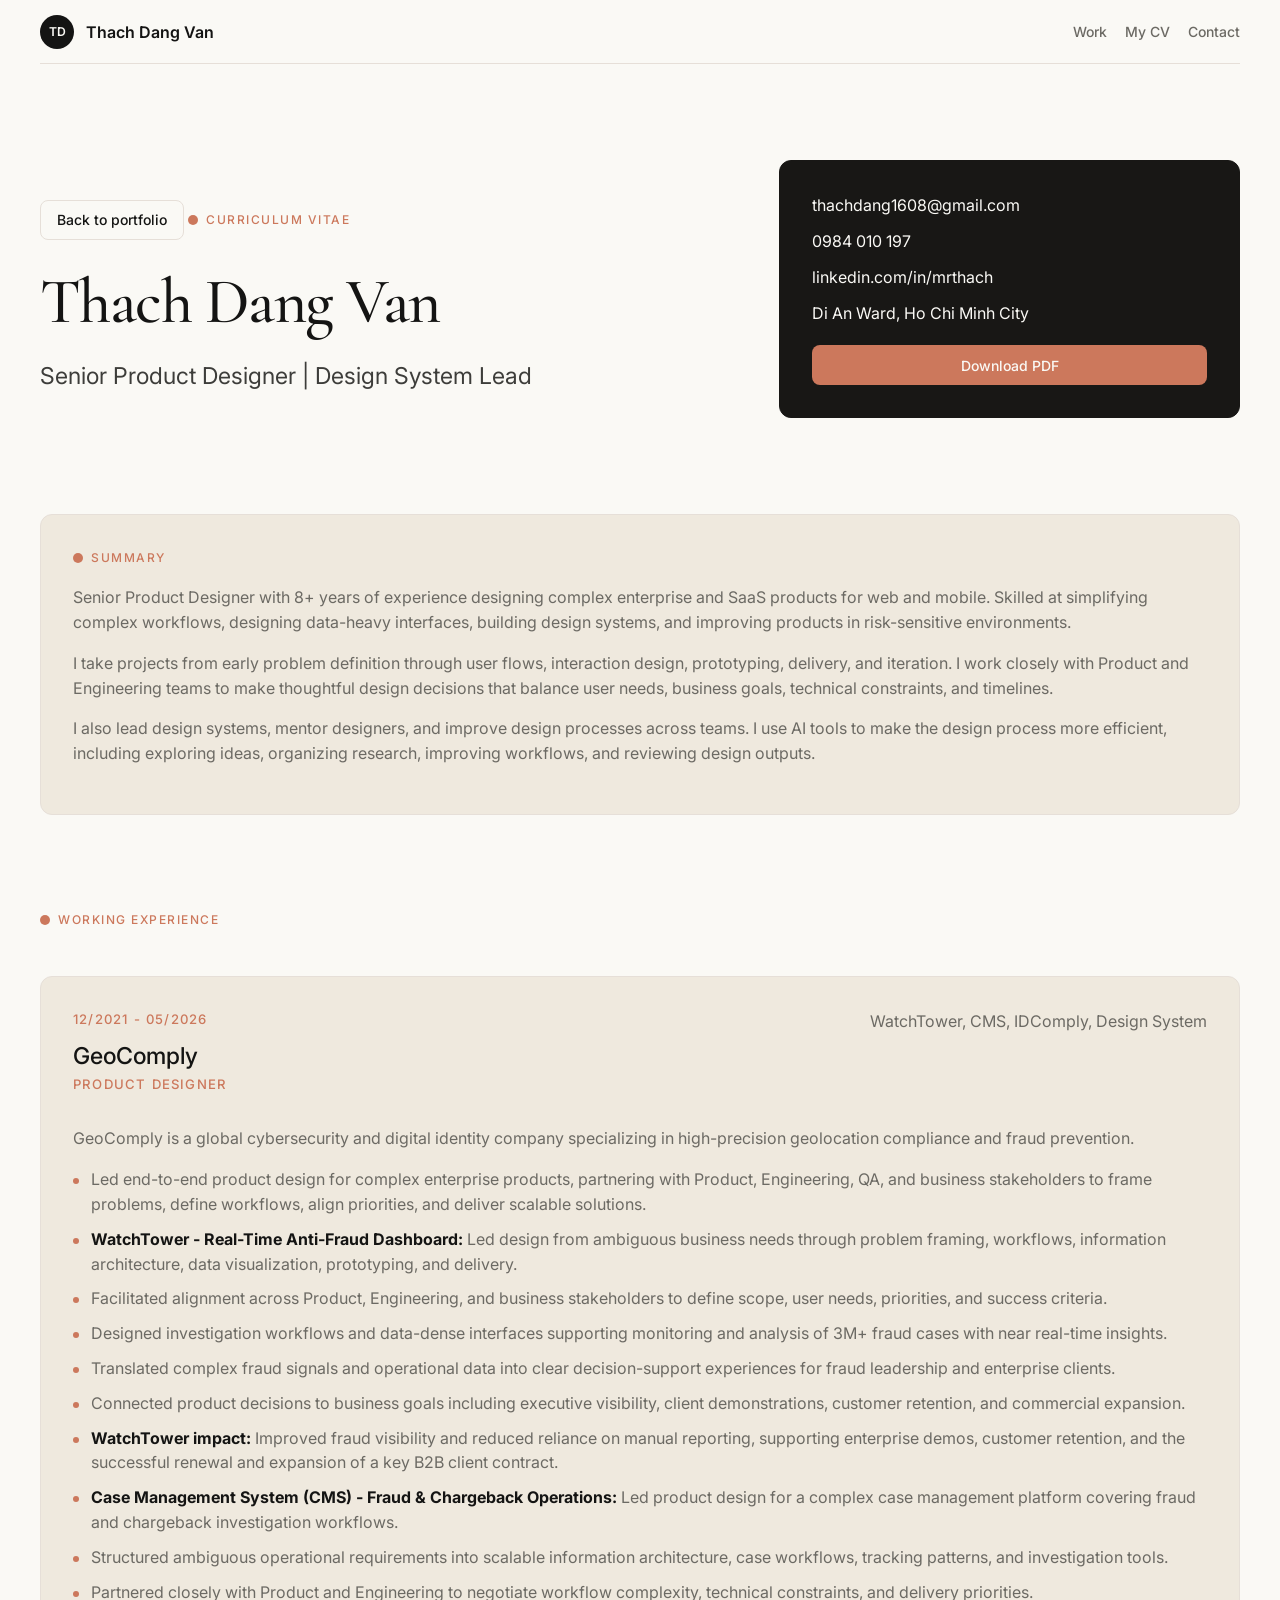
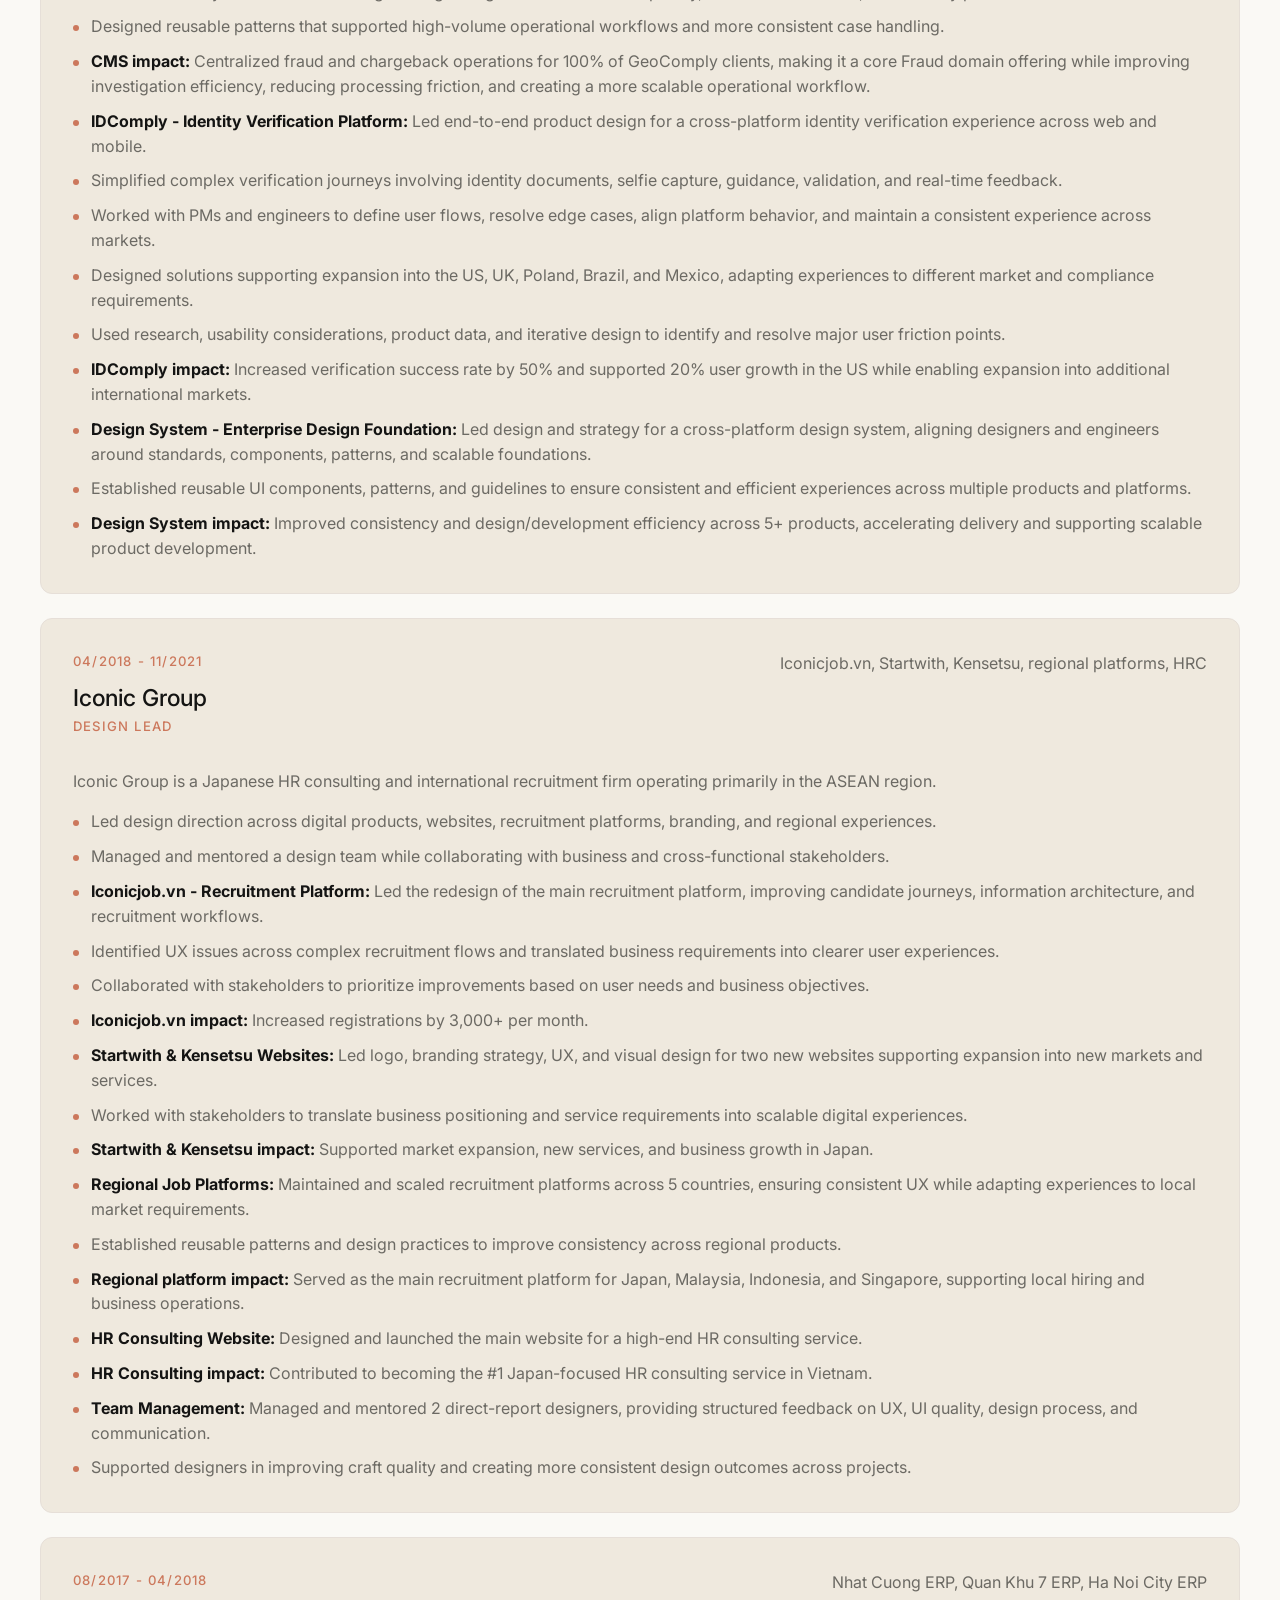
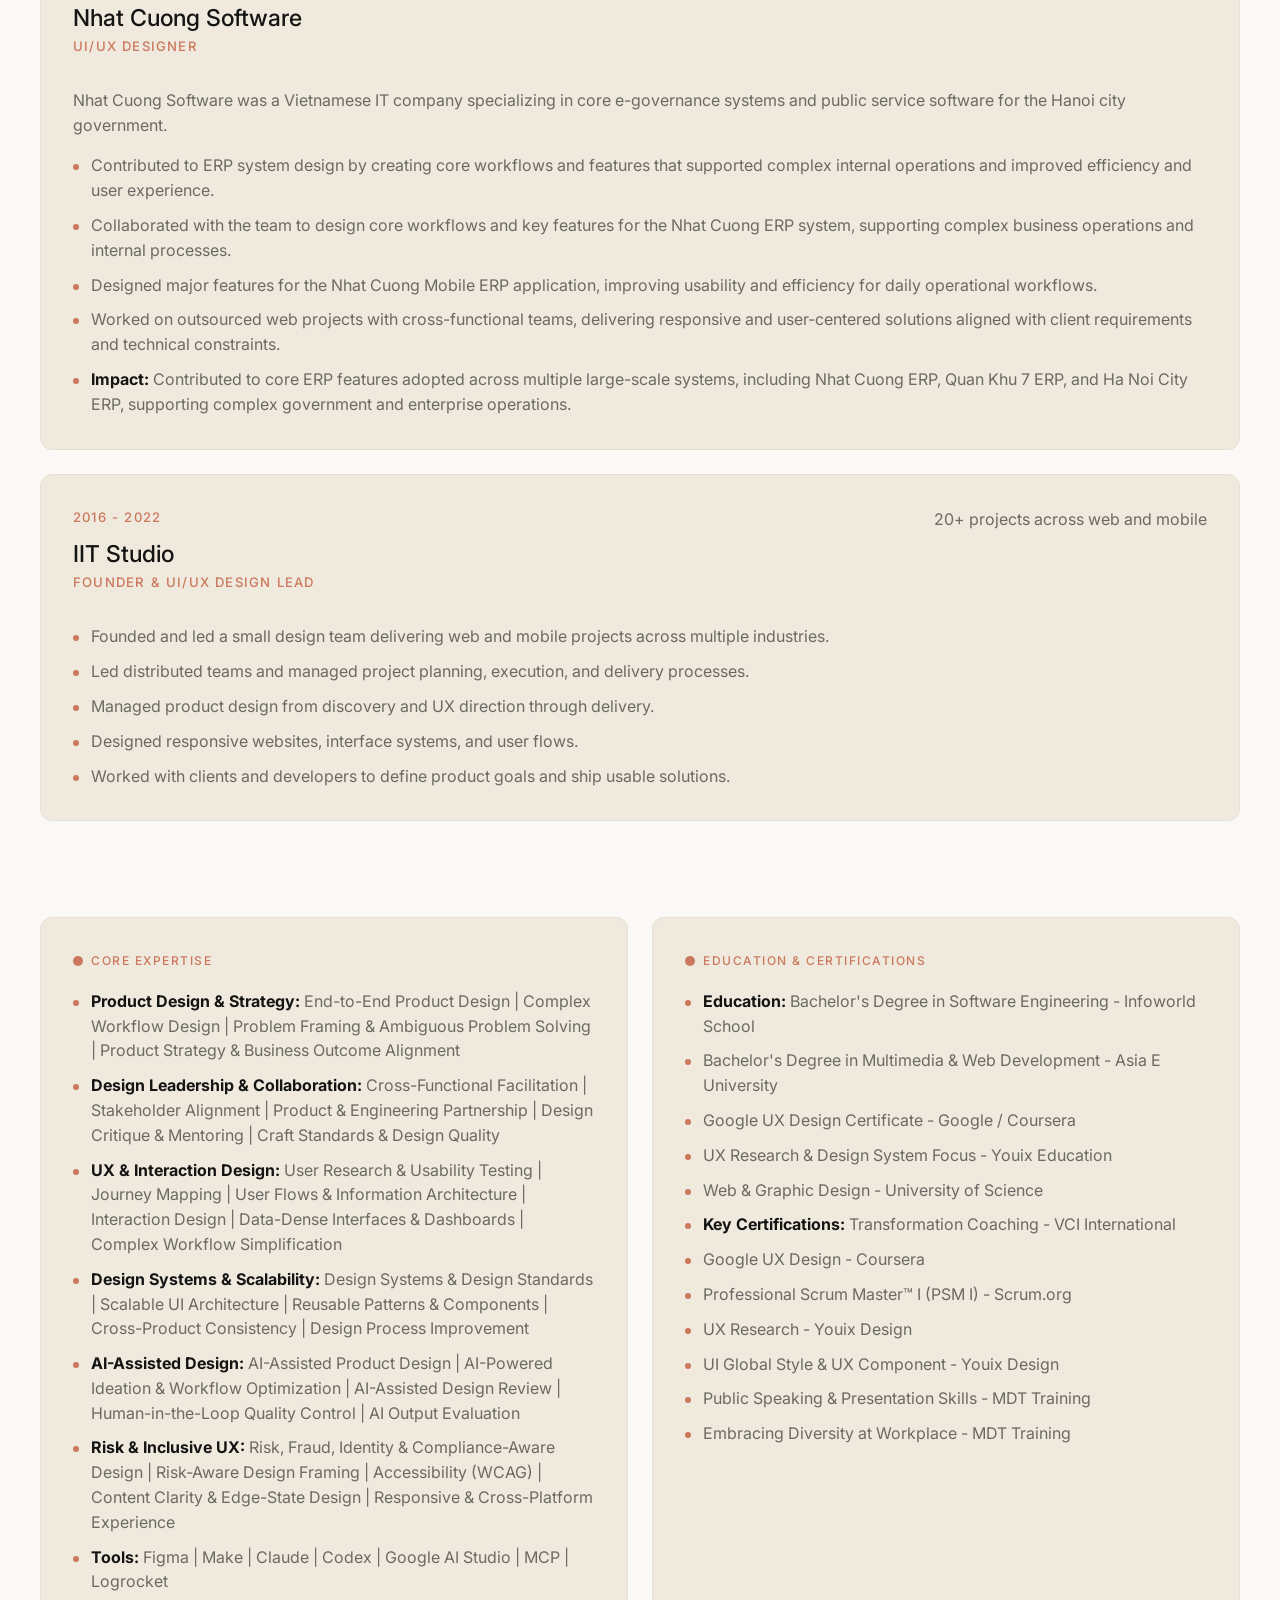
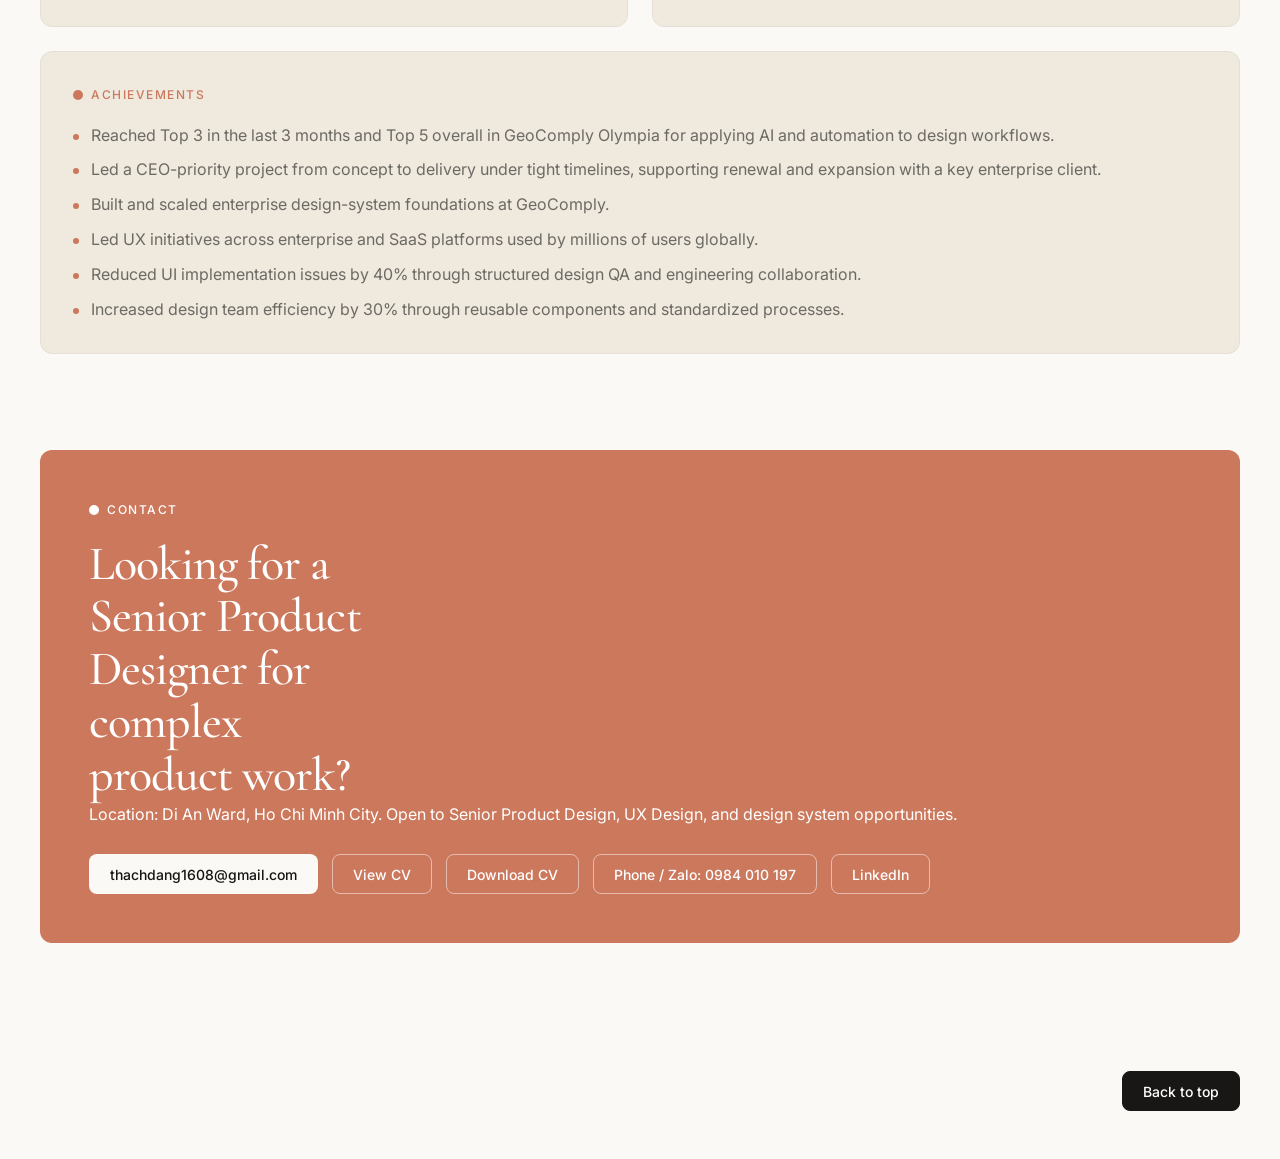
<file: cv.html>
<!DOCTYPE html>
<html lang="en">
  <head>
    <meta charset="UTF-8" />
    <meta name="viewport" content="width=device-width, initial-scale=1.0" />
    <title>CV | Thach Dang Van</title>
    <meta
      name="description"
      content="CV of Thach Dang Van, Senior Product Designer and Design System Lead."
    />
    <link rel="preconnect" href="https://fonts.googleapis.com" />
    <link rel="preconnect" href="https://fonts.gstatic.com" crossorigin />
    <link rel="icon" href="fi-bs-magic-wand.svg" type="image/svg+xml" />
    <link
      href="https://fonts.googleapis.com/css2?family=Cormorant+Garamond:wght@500&family=Inter:wght@400;500;600;700&display=swap"
      rel="stylesheet"
    />
    <script>
      const storedTheme = localStorage.getItem('portfolio-theme');
      const preferredTheme = window.matchMedia('(prefers-color-scheme: dark)').matches ? 'dark' : 'light';
      document.documentElement.dataset.theme = storedTheme || preferredTheme;
    </script>
    <link rel="stylesheet" href="styles.css" />
  </head>
  <body>
    <div class="page-shell cv-shell">
      <header class="site-header">
        <a class="brand" href="index.html#top">
          <span class="brand-mark">TD</span>
          <span class="brand-text">Thach Dang Van</span>
        </a>
        <nav class="site-nav" aria-label="Primary navigation">
          <a href="index.html#work">Work</a>
          <a href="cv.html">My CV</a>
          <a href="index.html#contact">Contact</a>
        </nav>
      </header>

      <main id="top">
        <section class="cv-hero section">
          <div>
            <a class="back-link" href="index.html">Back to portfolio</a>
            <p class="eyebrow">Curriculum Vitae</p>
            <h1>Thach Dang Van</h1>
            <p class="case-lead">Senior Product Designer | Design System Lead</p>
          </div>
          <aside class="cv-contact-card card">
            <a href="mailto:thachdang1608@gmail.com">thachdang1608@gmail.com</a>
            <a href="tel:0984010197">0984 010 197</a>
            <a href="https://www.linkedin.com/in/mrthach/" target="_blank" rel="noreferrer">linkedin.com/in/mrthach</a>
            <span>Di An Ward, Ho Chi Minh City</span>
            <a class="button button-primary" href="assets/thach-dang-van-senior-product-designer.pdf" target="_blank" rel="noreferrer">Download PDF</a>
          </aside>
        </section>

        <section class="section cv-grid">
          <article class="card cv-panel cv-panel-wide">
            <p class="eyebrow">Summary</p>
            <p>
              Senior Product Designer with 8+ years of experience designing complex enterprise and
              SaaS products for web and mobile. Skilled at simplifying complex workflows, designing
              data-heavy interfaces, building design systems, and improving products in risk-sensitive
              environments.
            </p>
            <p>
              I take projects from early problem definition through user flows, interaction design,
              prototyping, delivery, and iteration. I work closely with Product and Engineering teams
              to make thoughtful design decisions that balance user needs, business goals, technical
              constraints, and timelines.
            </p>
            <p>
              I also lead design systems, mentor designers, and improve design processes across teams.
              I use AI tools to make the design process more efficient, including exploring ideas,
              organizing research, improving workflows, and reviewing design outputs.
            </p>
          </article>
        </section>

        <section class="section">
          <div class="section-heading">
            <p class="eyebrow">Working Experience</p>
          </div>
          <div class="cv-experience-list">
            <article class="card cv-job">
              <div class="cv-job-header">
                <div>
                  <p class="timeline-date">12/2021 - 05/2026</p>
                  <h3>GeoComply</h3>
                  <p class="timeline-role">Product Designer</p>
                </div>
                <span>WatchTower, CMS, IDComply, Design System</span>
              </div>
              <p>
                GeoComply is a global cybersecurity and digital identity company specializing in
                high-precision geolocation compliance and fraud prevention.
              </p>
              <ul class="detail-list">
                <li>Led end-to-end product design for complex enterprise products, partnering with Product, Engineering, QA, and business stakeholders to frame problems, define workflows, align priorities, and deliver scalable solutions.</li>
                <li><strong>WatchTower - Real-Time Anti-Fraud Dashboard:</strong> Led design from ambiguous business needs through problem framing, workflows, information architecture, data visualization, prototyping, and delivery.</li>
                <li>Facilitated alignment across Product, Engineering, and business stakeholders to define scope, user needs, priorities, and success criteria.</li>
                <li>Designed investigation workflows and data-dense interfaces supporting monitoring and analysis of 3M+ fraud cases with near real-time insights.</li>
                <li>Translated complex fraud signals and operational data into clear decision-support experiences for fraud leadership and enterprise clients.</li>
                <li>Connected product decisions to business goals including executive visibility, client demonstrations, customer retention, and commercial expansion.</li>
                <li><strong>WatchTower impact:</strong> Improved fraud visibility and reduced reliance on manual reporting, supporting enterprise demos, customer retention, and the successful renewal and expansion of a key B2B client contract.</li>
                <li><strong>Case Management System (CMS) - Fraud &amp; Chargeback Operations:</strong> Led product design for a complex case management platform covering fraud and chargeback investigation workflows.</li>
                <li>Structured ambiguous operational requirements into scalable information architecture, case workflows, tracking patterns, and investigation tools.</li>
                <li>Partnered closely with Product and Engineering to negotiate workflow complexity, technical constraints, and delivery priorities.</li>
                <li>Designed reusable patterns that supported high-volume operational workflows and more consistent case handling.</li>
                <li><strong>CMS impact:</strong> Centralized fraud and chargeback operations for 100% of GeoComply clients, making it a core Fraud domain offering while improving investigation efficiency, reducing processing friction, and creating a more scalable operational workflow.</li>
                <li><strong>IDComply - Identity Verification Platform:</strong> Led end-to-end product design for a cross-platform identity verification experience across web and mobile.</li>
                <li>Simplified complex verification journeys involving identity documents, selfie capture, guidance, validation, and real-time feedback.</li>
                <li>Worked with PMs and engineers to define user flows, resolve edge cases, align platform behavior, and maintain a consistent experience across markets.</li>
                <li>Designed solutions supporting expansion into the US, UK, Poland, Brazil, and Mexico, adapting experiences to different market and compliance requirements.</li>
                <li>Used research, usability considerations, product data, and iterative design to identify and resolve major user friction points.</li>
                <li><strong>IDComply impact:</strong> Increased verification success rate by 50% and supported 20% user growth in the US while enabling expansion into additional international markets.</li>
                <li><strong>Design System - Enterprise Design Foundation:</strong> Led design and strategy for a cross-platform design system, aligning designers and engineers around standards, components, patterns, and scalable foundations.</li>
                <li>Established reusable UI components, patterns, and guidelines to ensure consistent and efficient experiences across multiple products and platforms.</li>
                <li><strong>Design System impact:</strong> Improved consistency and design/development efficiency across 5+ products, accelerating delivery and supporting scalable product development.</li>
              </ul>
            </article>

            <article class="card cv-job">
              <div class="cv-job-header">
                <div>
                  <p class="timeline-date">04/2018 - 11/2021</p>
                  <h3>Iconic Group</h3>
                  <p class="timeline-role">Design Lead</p>
                </div>
                <span>Iconicjob.vn, Startwith, Kensetsu, regional platforms, HRC</span>
              </div>
              <p>
                Iconic Group is a Japanese HR consulting and international recruitment firm operating
                primarily in the ASEAN region.
              </p>
              <ul class="detail-list">
                <li>Led design direction across digital products, websites, recruitment platforms, branding, and regional experiences.</li>
                <li>Managed and mentored a design team while collaborating with business and cross-functional stakeholders.</li>
                <li><strong>Iconicjob.vn - Recruitment Platform:</strong> Led the redesign of the main recruitment platform, improving candidate journeys, information architecture, and recruitment workflows.</li>
                <li>Identified UX issues across complex recruitment flows and translated business requirements into clearer user experiences.</li>
                <li>Collaborated with stakeholders to prioritize improvements based on user needs and business objectives.</li>
                <li><strong>Iconicjob.vn impact:</strong> Increased registrations by 3,000+ per month.</li>
                <li><strong>Startwith &amp; Kensetsu Websites:</strong> Led logo, branding strategy, UX, and visual design for two new websites supporting expansion into new markets and services.</li>
                <li>Worked with stakeholders to translate business positioning and service requirements into scalable digital experiences.</li>
                <li><strong>Startwith &amp; Kensetsu impact:</strong> Supported market expansion, new services, and business growth in Japan.</li>
                <li><strong>Regional Job Platforms:</strong> Maintained and scaled recruitment platforms across 5 countries, ensuring consistent UX while adapting experiences to local market requirements.</li>
                <li>Established reusable patterns and design practices to improve consistency across regional products.</li>
                <li><strong>Regional platform impact:</strong> Served as the main recruitment platform for Japan, Malaysia, Indonesia, and Singapore, supporting local hiring and business operations.</li>
                <li><strong>HR Consulting Website:</strong> Designed and launched the main website for a high-end HR consulting service.</li>
                <li><strong>HR Consulting impact:</strong> Contributed to becoming the #1 Japan-focused HR consulting service in Vietnam.</li>
                <li><strong>Team Management:</strong> Managed and mentored 2 direct-report designers, providing structured feedback on UX, UI quality, design process, and communication.</li>
                <li>Supported designers in improving craft quality and creating more consistent design outcomes across projects.</li>
              </ul>
            </article>

            <article class="card cv-job">
              <div class="cv-job-header">
                <div>
                  <p class="timeline-date">08/2017 - 04/2018</p>
                  <h3>Nhat Cuong Software</h3>
                  <p class="timeline-role">UI/UX Designer</p>
                </div>
                <span>Nhat Cuong ERP, Quan Khu 7 ERP, Ha Noi City ERP</span>
              </div>
              <p>
                Nhat Cuong Software was a Vietnamese IT company specializing in core e-governance
                systems and public service software for the Hanoi city government.
              </p>
              <ul class="detail-list">
                <li>Contributed to ERP system design by creating core workflows and features that supported complex internal operations and improved efficiency and user experience.</li>
                <li>Collaborated with the team to design core workflows and key features for the Nhat Cuong ERP system, supporting complex business operations and internal processes.</li>
                <li>Designed major features for the Nhat Cuong Mobile ERP application, improving usability and efficiency for daily operational workflows.</li>
                <li>Worked on outsourced web projects with cross-functional teams, delivering responsive and user-centered solutions aligned with client requirements and technical constraints.</li>
                <li><strong>Impact:</strong> Contributed to core ERP features adopted across multiple large-scale systems, including Nhat Cuong ERP, Quan Khu 7 ERP, and Ha Noi City ERP, supporting complex government and enterprise operations.</li>
              </ul>
            </article>

            <article class="card cv-job">
              <div class="cv-job-header">
                <div>
                  <p class="timeline-date">2016 - 2022</p>
                  <h3>IIT Studio</h3>
                  <p class="timeline-role">Founder & UI/UX Design Lead</p>
                </div>
                <span>20+ projects across web and mobile</span>
              </div>
              <ul class="detail-list">
                <li>Founded and led a small design team delivering web and mobile projects across multiple industries.</li>
                <li>Led distributed teams and managed project planning, execution, and delivery processes.</li>
                <li>Managed product design from discovery and UX direction through delivery.</li>
                <li>Designed responsive websites, interface systems, and user flows.</li>
                <li>Worked with clients and developers to define product goals and ship usable solutions.</li>
              </ul>
            </article>
          </div>
        </section>

        <section class="section cv-grid">
          <article class="card cv-panel">
            <p class="eyebrow">Core Expertise</p>
            <ul class="detail-list">
              <li><strong>Product Design &amp; Strategy:</strong> End-to-End Product Design | Complex Workflow Design | Problem Framing &amp; Ambiguous Problem Solving | Product Strategy &amp; Business Outcome Alignment</li>
              <li><strong>Design Leadership &amp; Collaboration:</strong> Cross-Functional Facilitation | Stakeholder Alignment | Product &amp; Engineering Partnership | Design Critique &amp; Mentoring | Craft Standards &amp; Design Quality</li>
              <li><strong>UX &amp; Interaction Design:</strong> User Research &amp; Usability Testing | Journey Mapping | User Flows &amp; Information Architecture | Interaction Design | Data-Dense Interfaces &amp; Dashboards | Complex Workflow Simplification</li>
              <li><strong>Design Systems &amp; Scalability:</strong> Design Systems &amp; Design Standards | Scalable UI Architecture | Reusable Patterns &amp; Components | Cross-Product Consistency | Design Process Improvement</li>
              <li><strong>AI-Assisted Design:</strong> AI-Assisted Product Design | AI-Powered Ideation &amp; Workflow Optimization | AI-Assisted Design Review | Human-in-the-Loop Quality Control | AI Output Evaluation</li>
              <li><strong>Risk &amp; Inclusive UX:</strong> Risk, Fraud, Identity &amp; Compliance-Aware Design | Risk-Aware Design Framing | Accessibility (WCAG) | Content Clarity &amp; Edge-State Design | Responsive &amp; Cross-Platform Experience</li>
              <li><strong>Tools:</strong> Figma | Make | Claude | Codex | Google AI Studio | MCP | Logrocket</li>
            </ul>
          </article>

          <article class="card cv-panel">
            <p class="eyebrow">Education & certifications</p>
            <ul class="detail-list">
              <li><strong>Education:</strong> Bachelor's Degree in Software Engineering - Infoworld School</li>
              <li>Bachelor's Degree in Multimedia &amp; Web Development - Asia E University</li>
              <li>Google UX Design Certificate - Google / Coursera</li>
              <li>UX Research &amp; Design System Focus - Youix Education</li>
              <li>Web &amp; Graphic Design - University of Science</li>
              <li><strong>Key Certifications:</strong> Transformation Coaching - VCI International</li>
              <li>Google UX Design - Coursera</li>
              <li>Professional Scrum Master&trade; I (PSM I) - Scrum.org</li>
              <li>UX Research - Youix Design</li>
              <li>UI Global Style &amp; UX Component - Youix Design</li>
              <li>Public Speaking &amp; Presentation Skills - MDT Training</li>
              <li>Embracing Diversity at Workplace - MDT Training</li>
            </ul>
          </article>

          <article class="card cv-panel cv-panel-wide">
            <p class="eyebrow">Achievements</p>
            <ul class="detail-list">
              <li>Reached Top 3 in the last 3 months and Top 5 overall in GeoComply Olympia for applying AI and automation to design workflows.</li>
              <li>Led a CEO-priority project from concept to delivery under tight timelines, supporting renewal and expansion with a key enterprise client.</li>
              <li>Built and scaled enterprise design-system foundations at GeoComply.</li>
              <li>Led UX initiatives across enterprise and SaaS platforms used by millions of users globally.</li>
              <li>Reduced UI implementation issues by 40% through structured design QA and engineering collaboration.</li>
              <li>Increased design team efficiency by 30% through reusable components and standardized processes.</li>
            </ul>
          </article>
        </section>

        <section class="section contact-section" id="contact">
          <div class="contact-card card">
            <p class="eyebrow">Contact</p>
            <h2>Looking for a Senior Product Designer for complex product work?</h2>
            <p>
              Location: Di An Ward, Ho Chi Minh City. Open to Senior Product Design, UX Design, and design system opportunities.
            </p>
            <div class="contact-actions">
              <a class="button button-primary" href="mailto:thachdang1608@gmail.com">thachdang1608@gmail.com</a>
              <a class="button button-secondary" href="cv.html">View CV</a>
              <a class="button button-secondary" href="assets/thach-dang-van-senior-product-designer.pdf" target="_blank" rel="noreferrer">Download CV</a>
              <a class="button button-secondary" href="tel:0984010197">Phone / Zalo: 0984 010 197</a>
              <a class="button button-secondary" href="https://www.linkedin.com/in/mrthach/" target="_blank" rel="noreferrer">LinkedIn</a>
            </div>
          </div>
        </section>
        <a class="back-to-top" href="#top">Back to top</a>

      </main>
    </div>
    <script src="script.js"></script>
  </body>
</html>
</file>
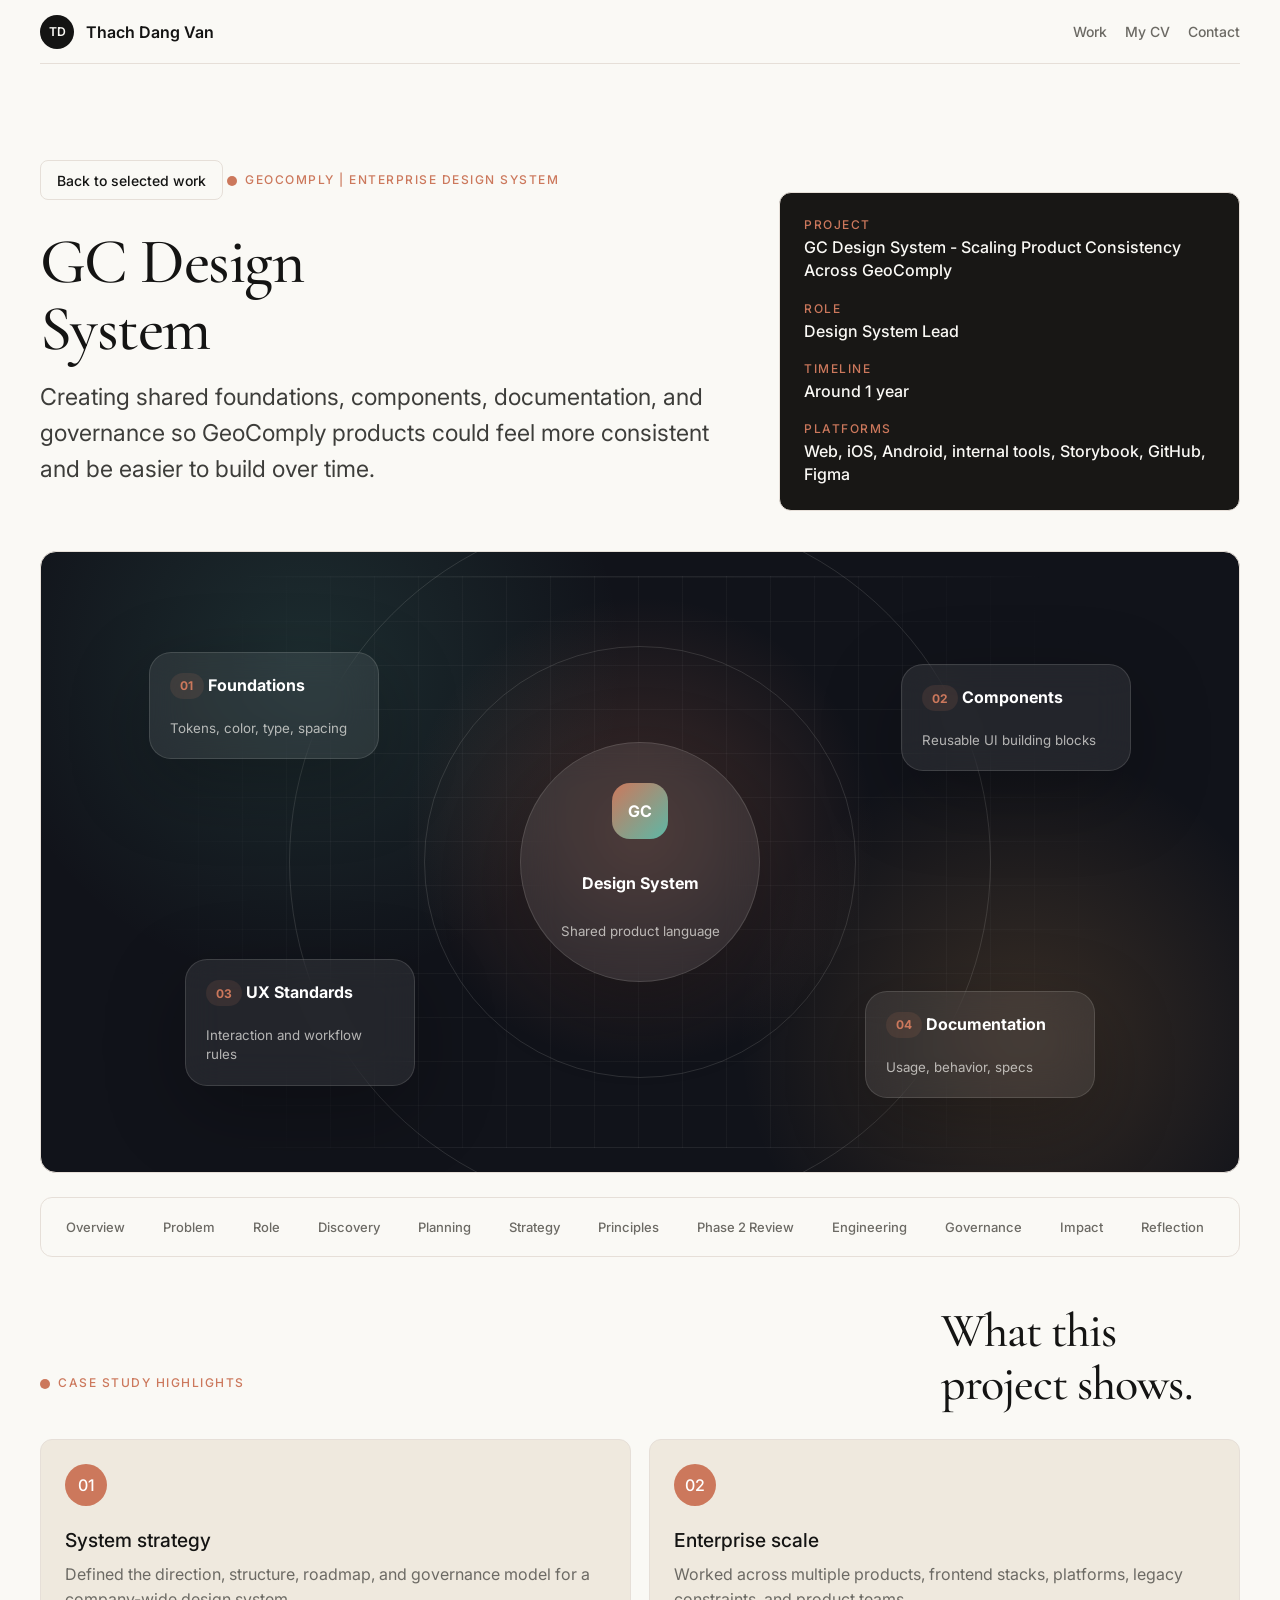
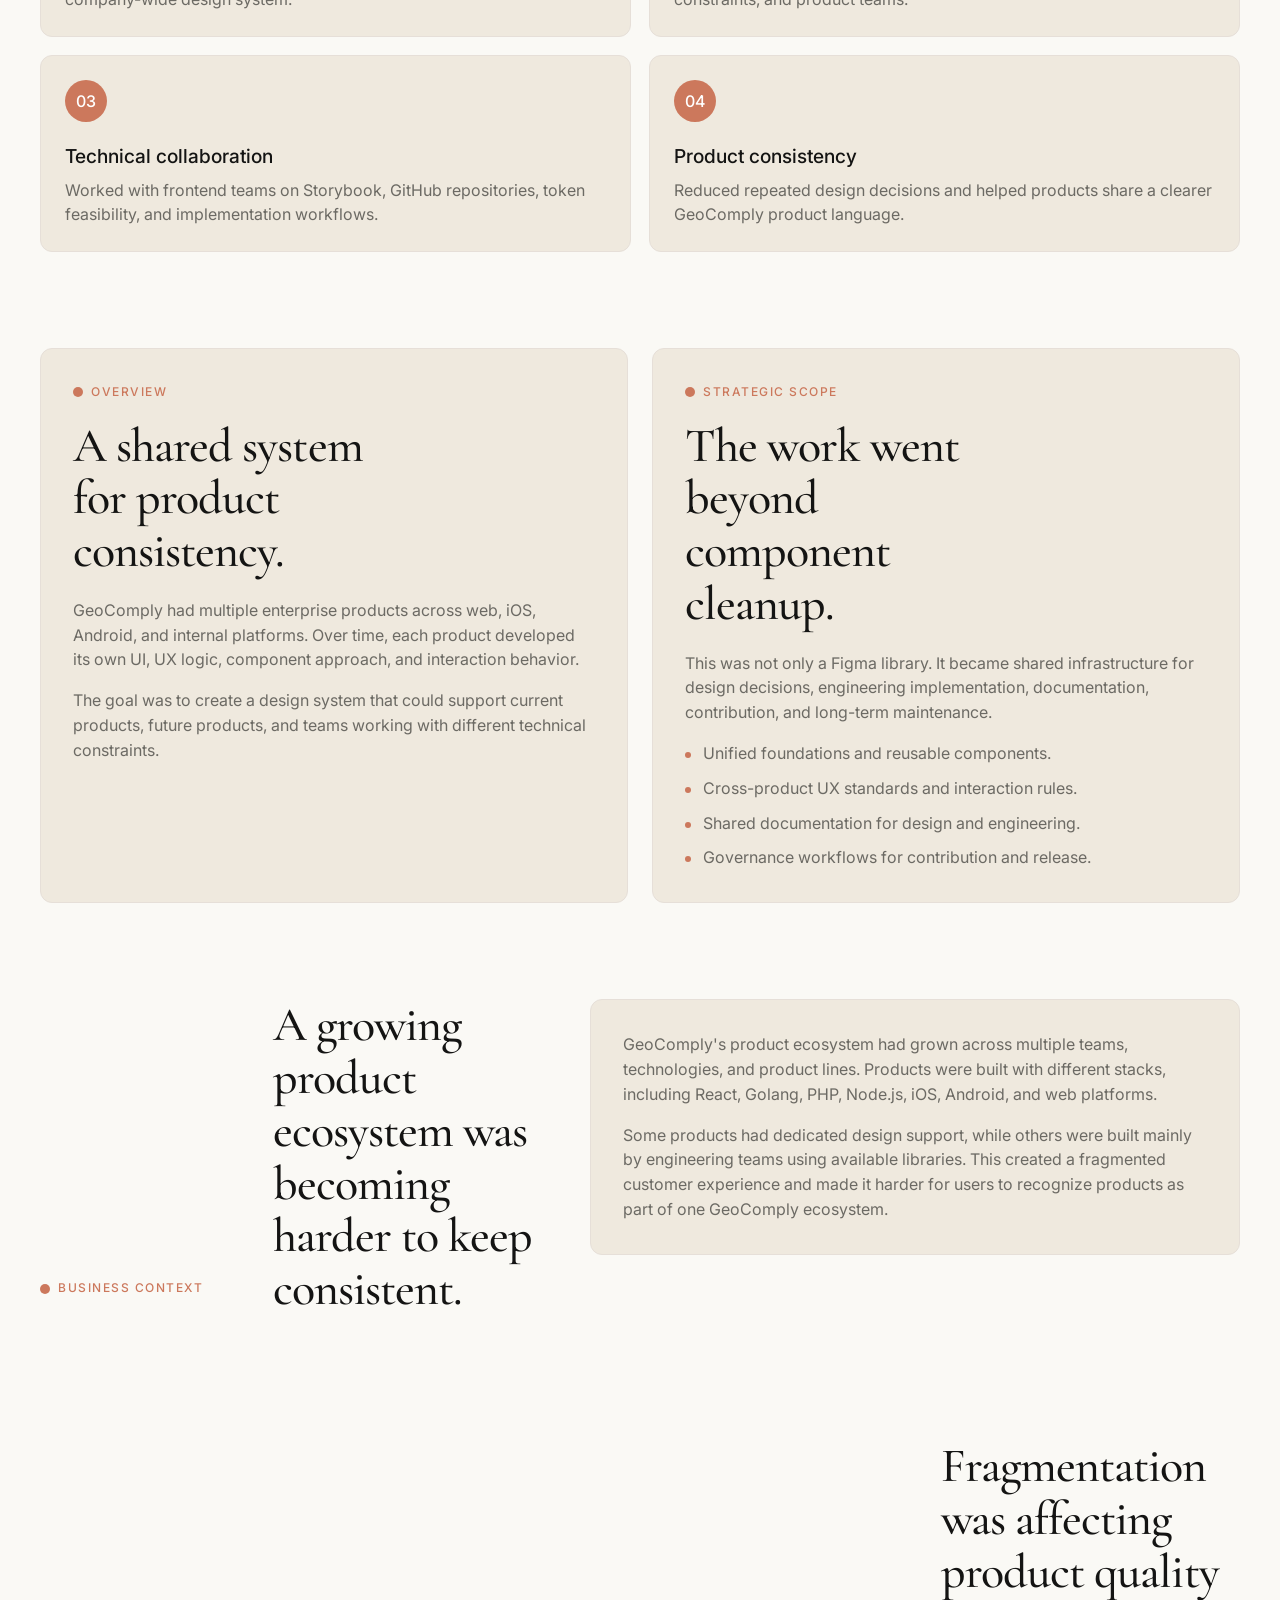
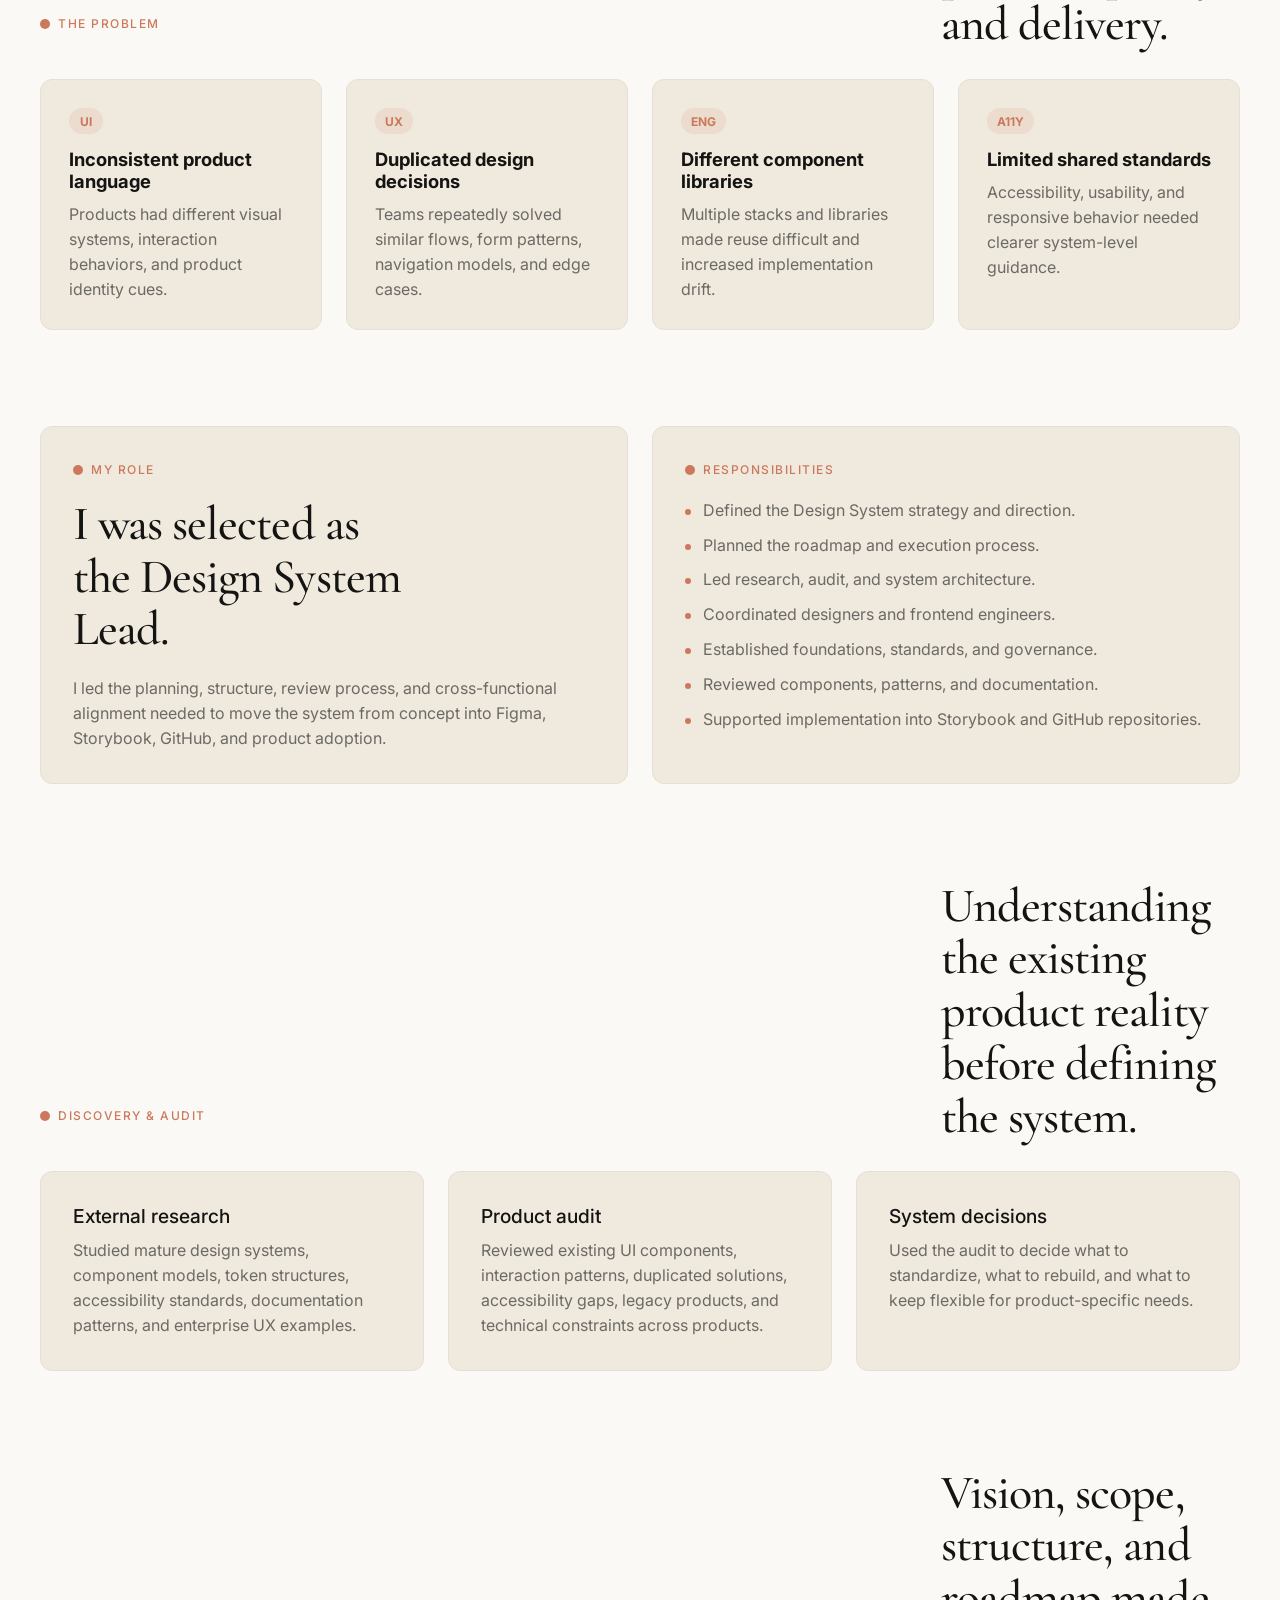
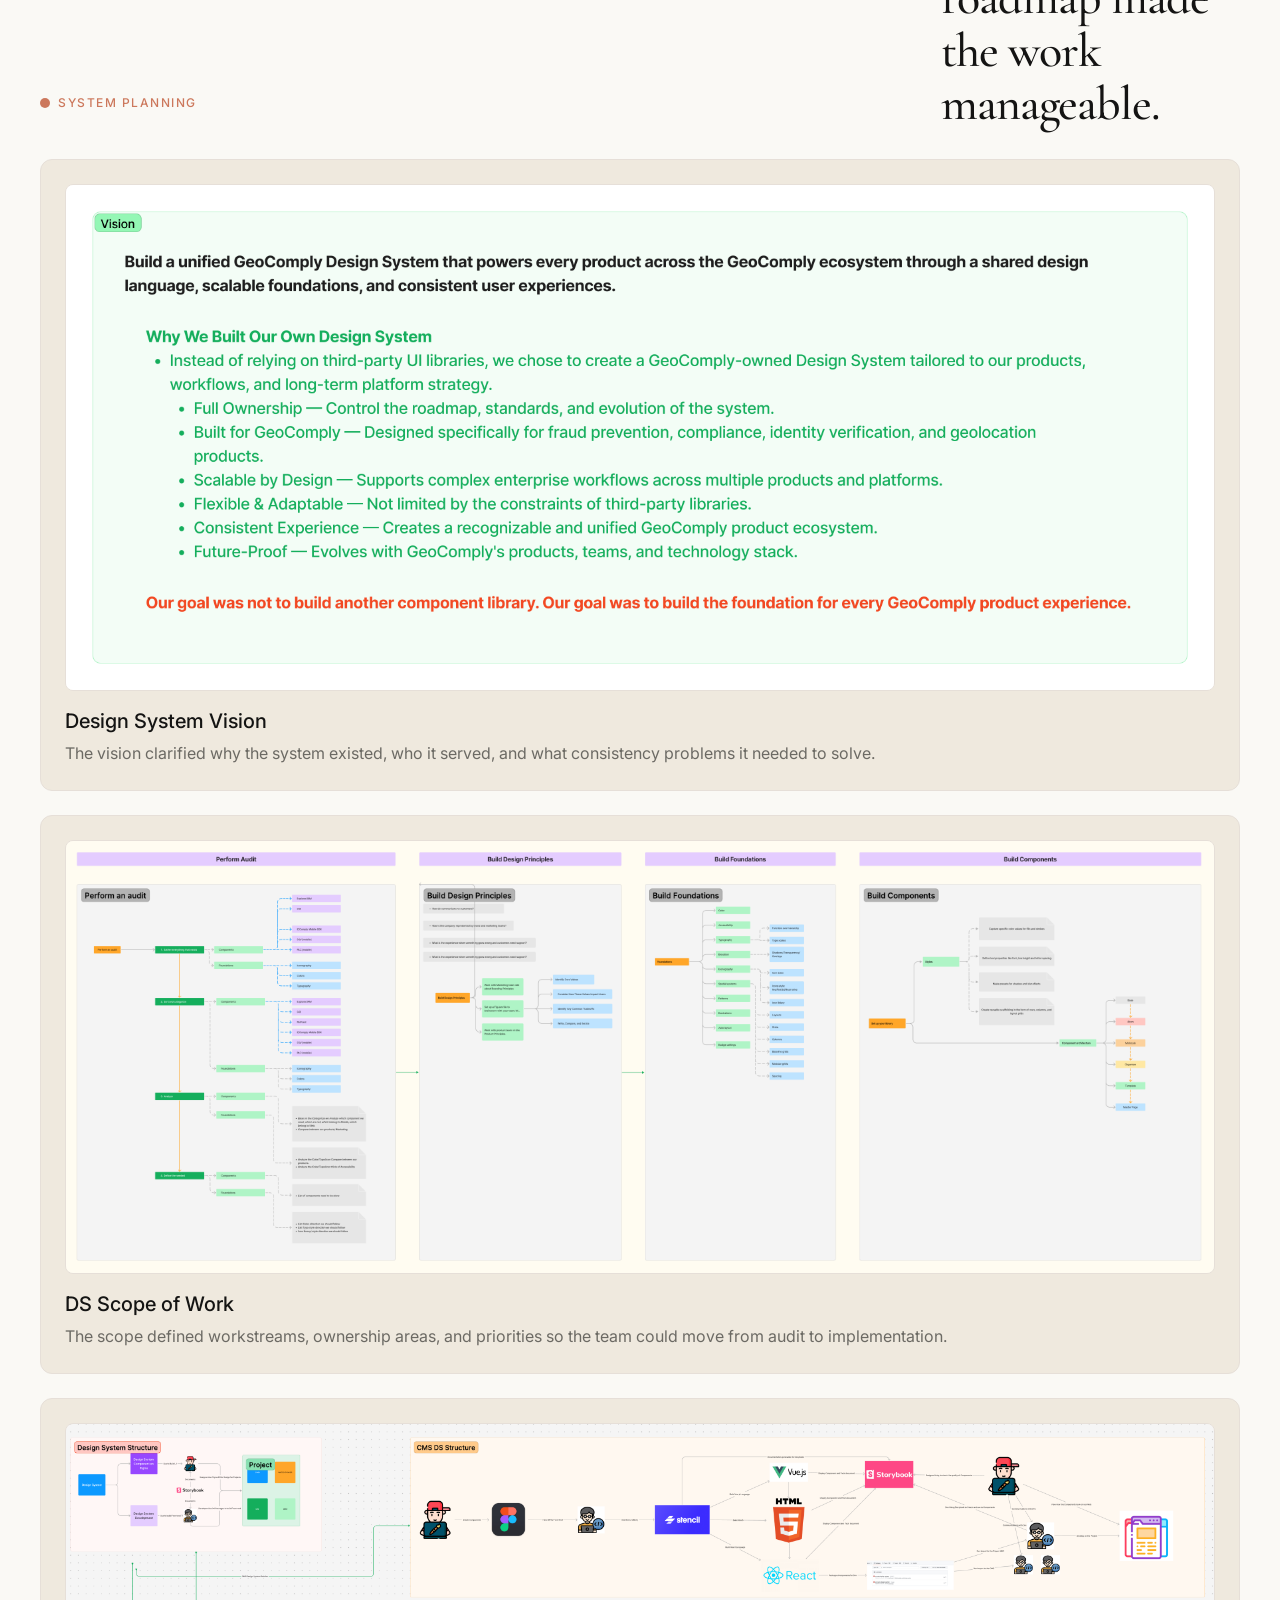
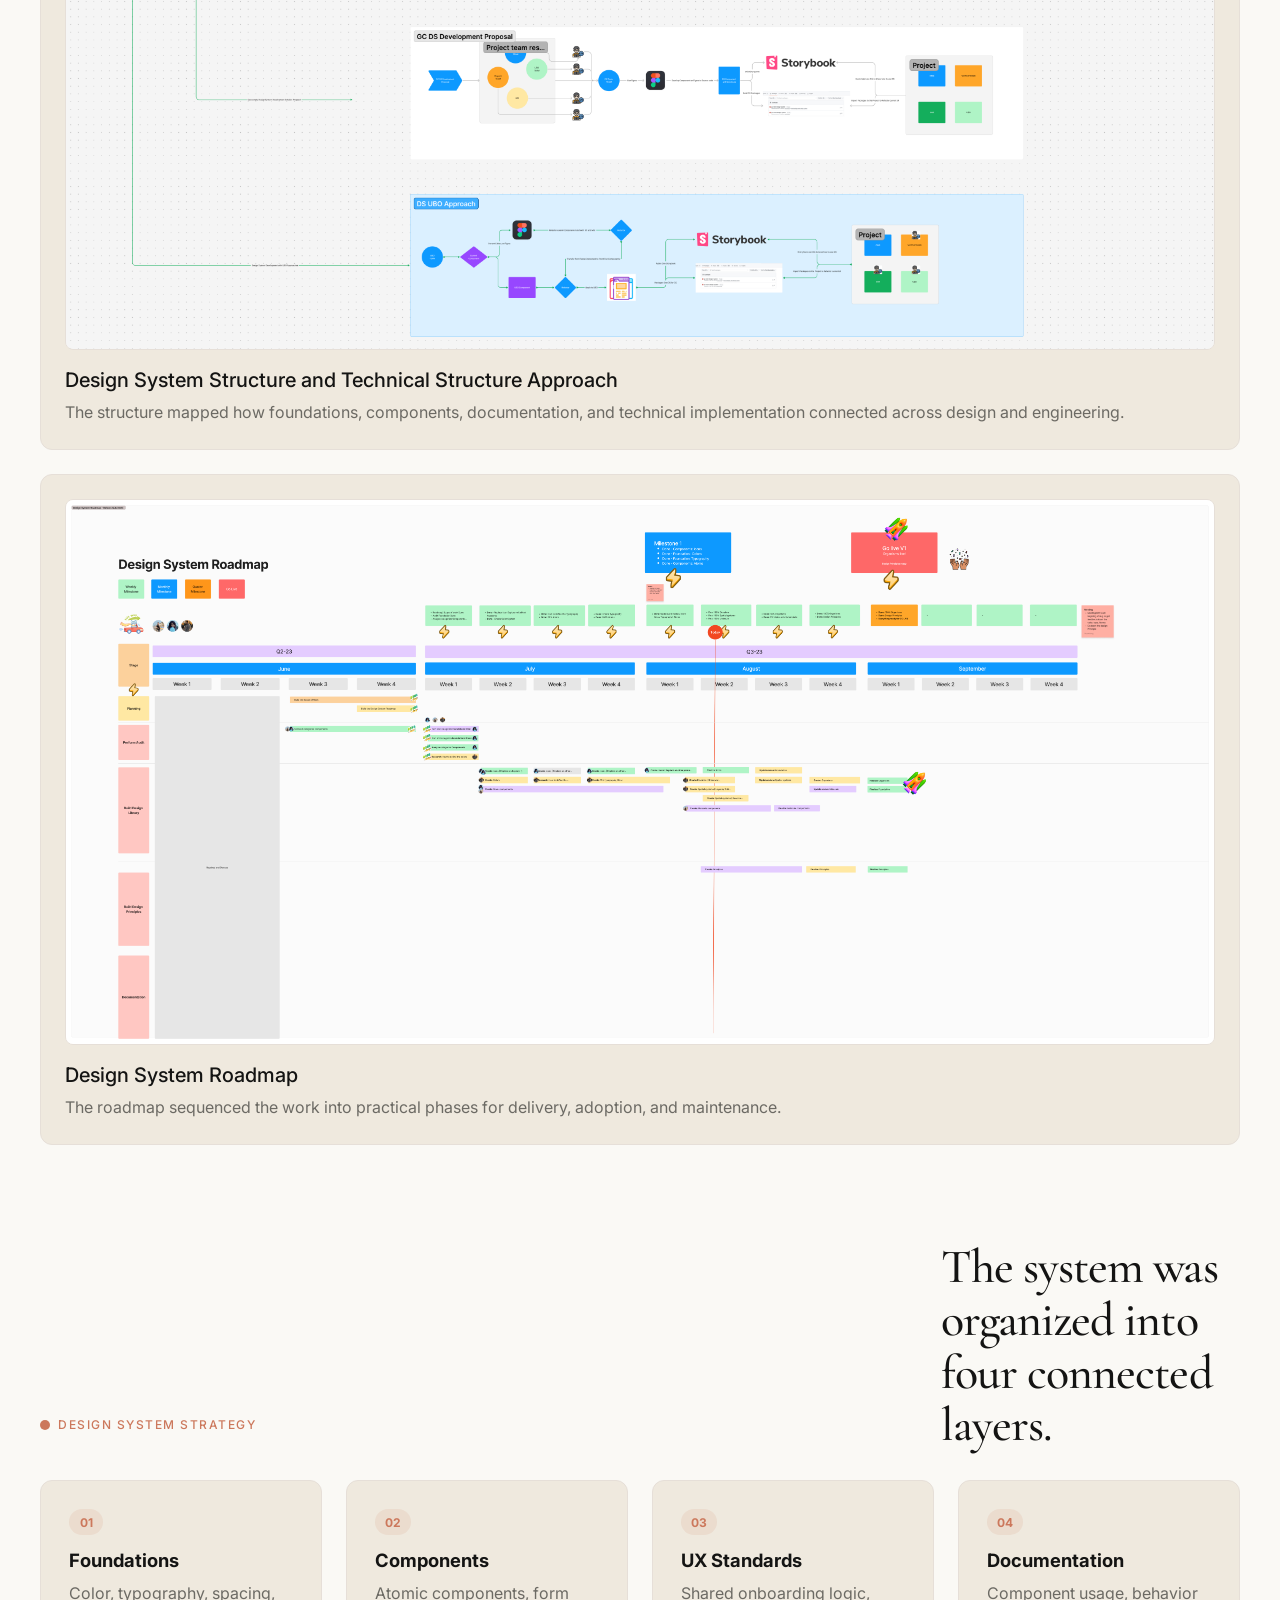
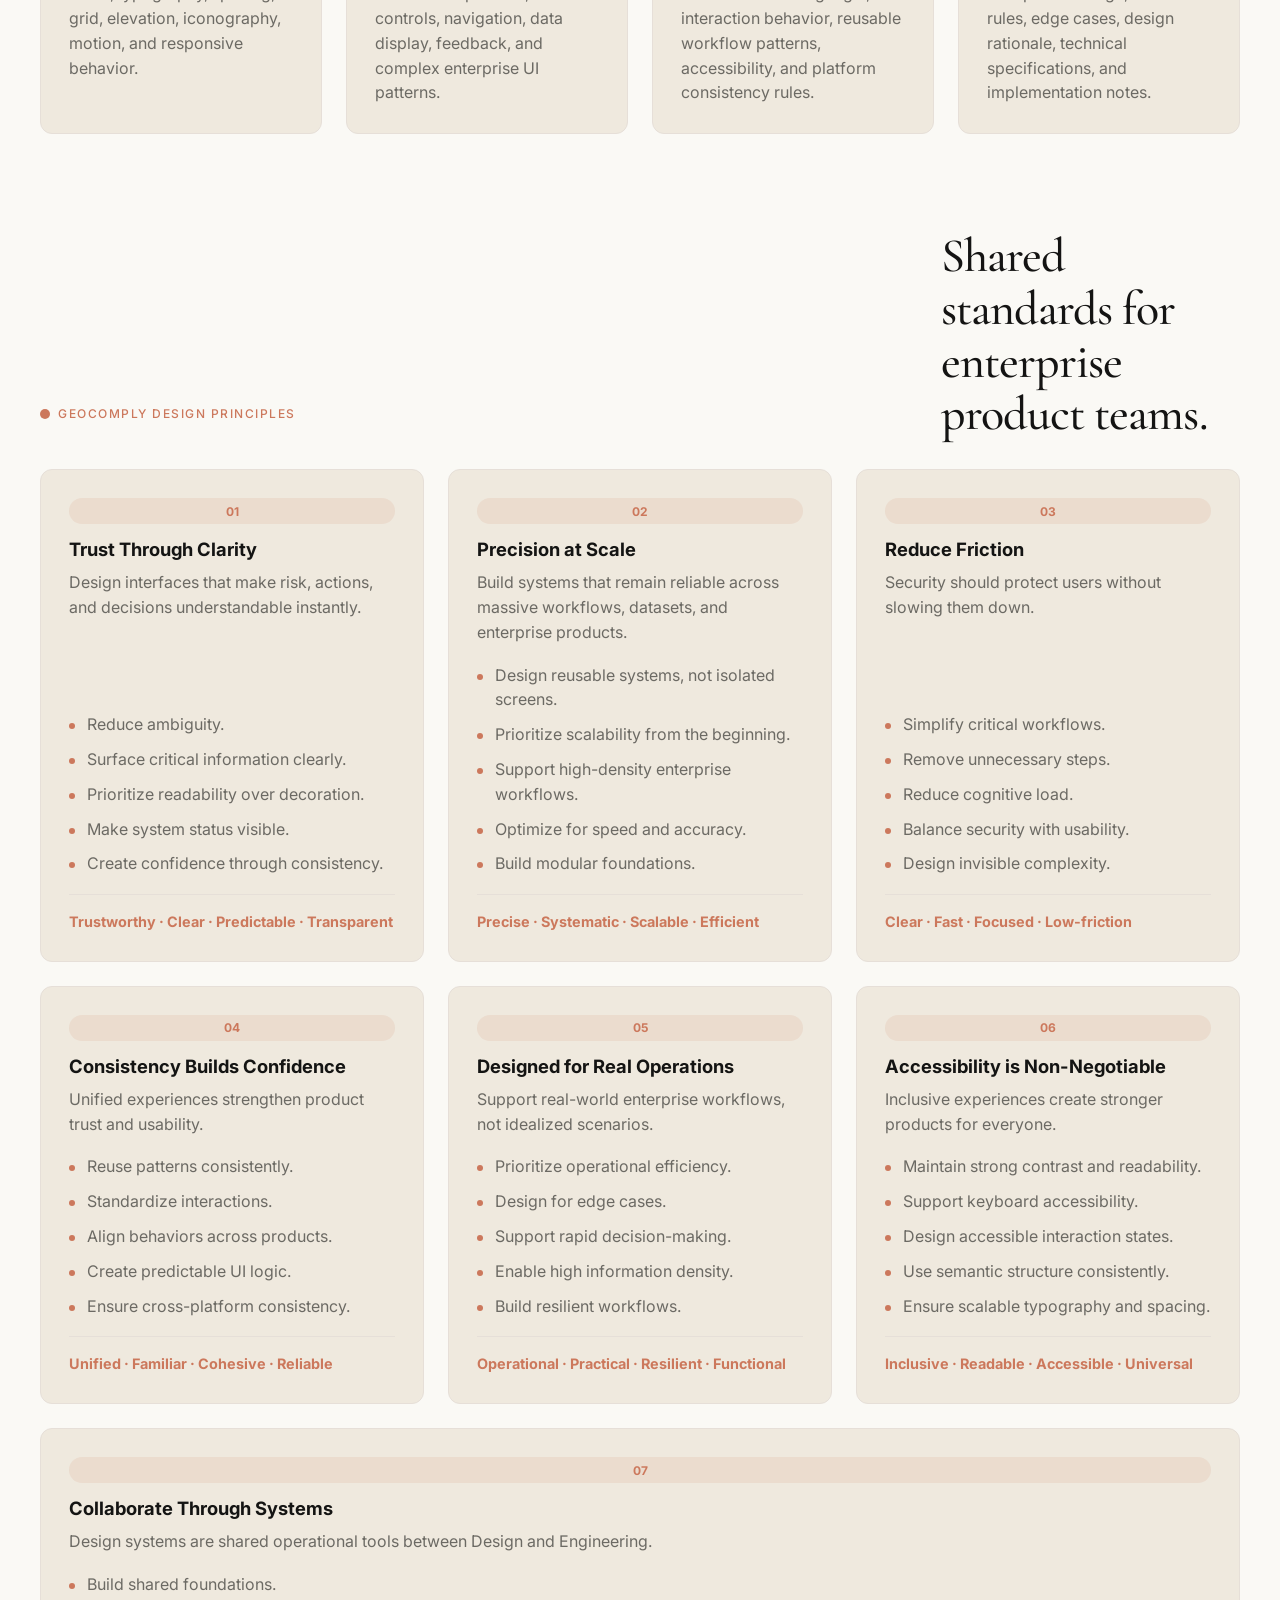
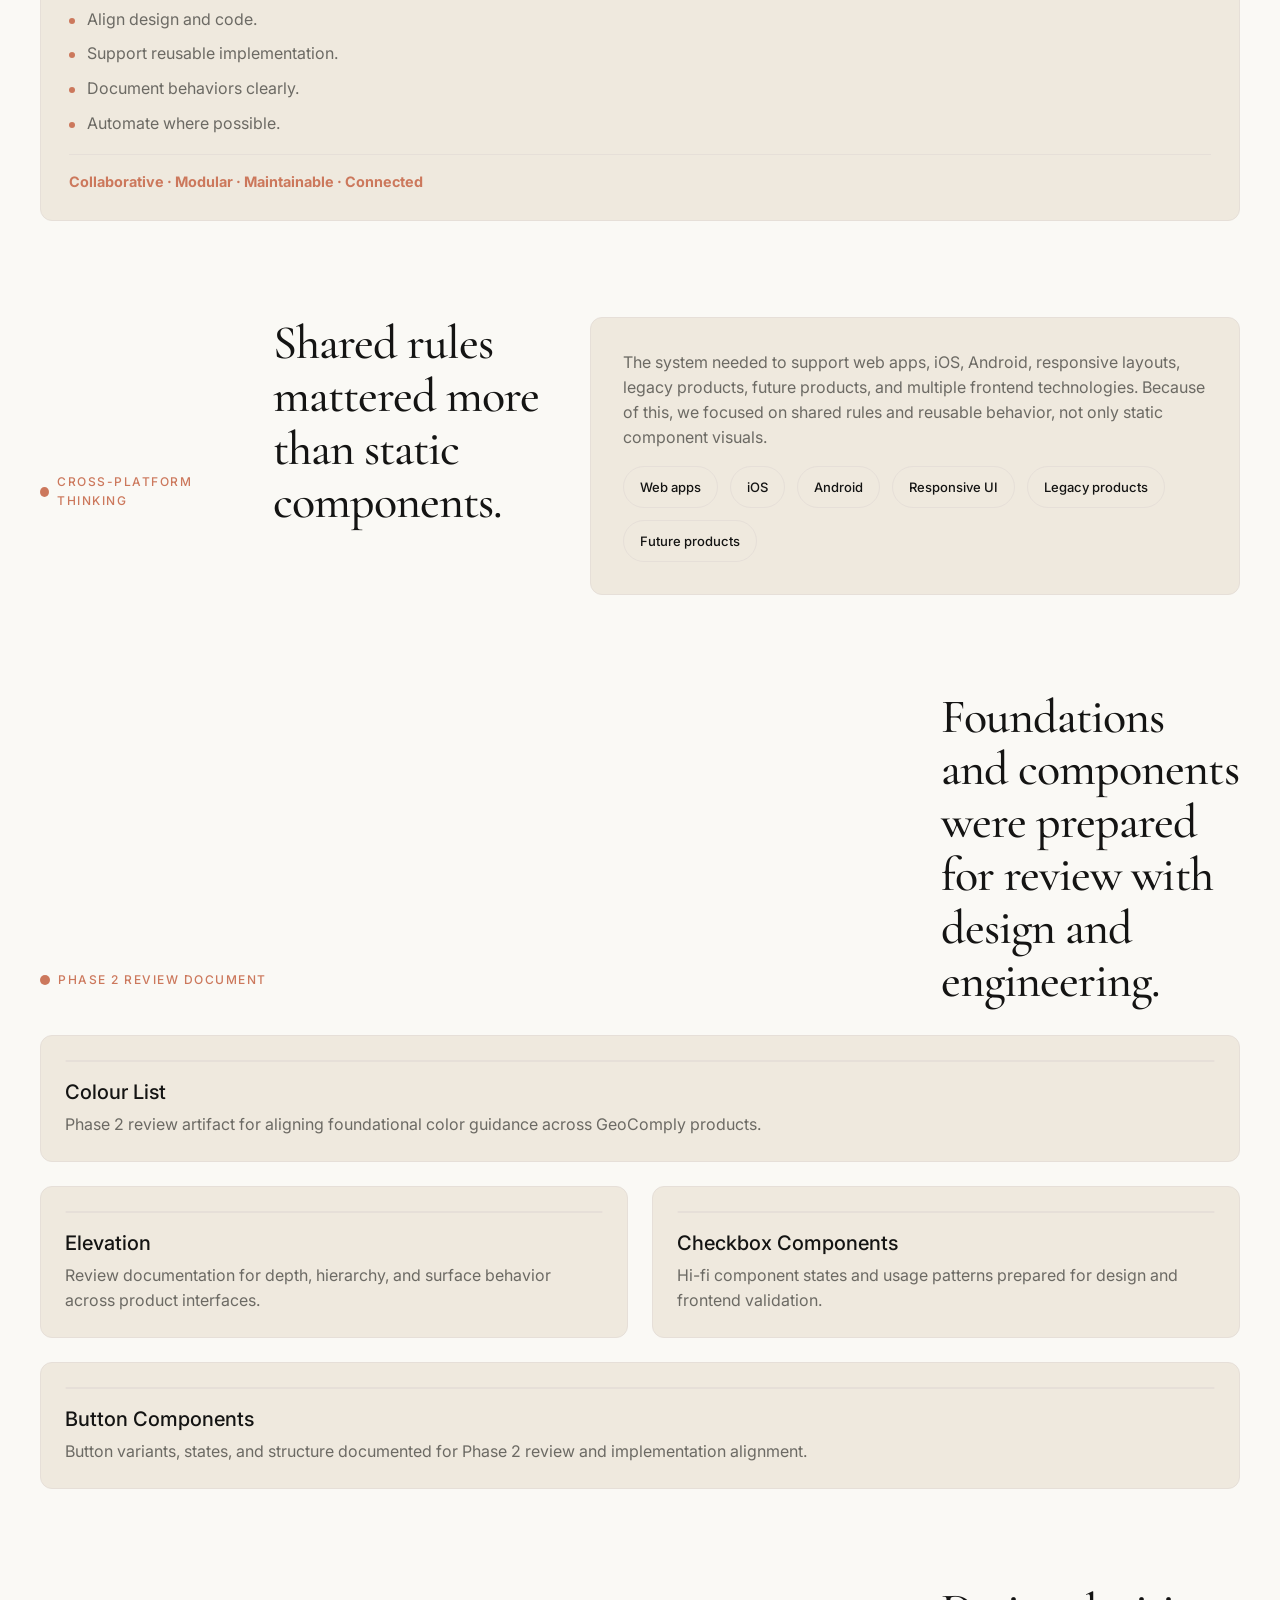
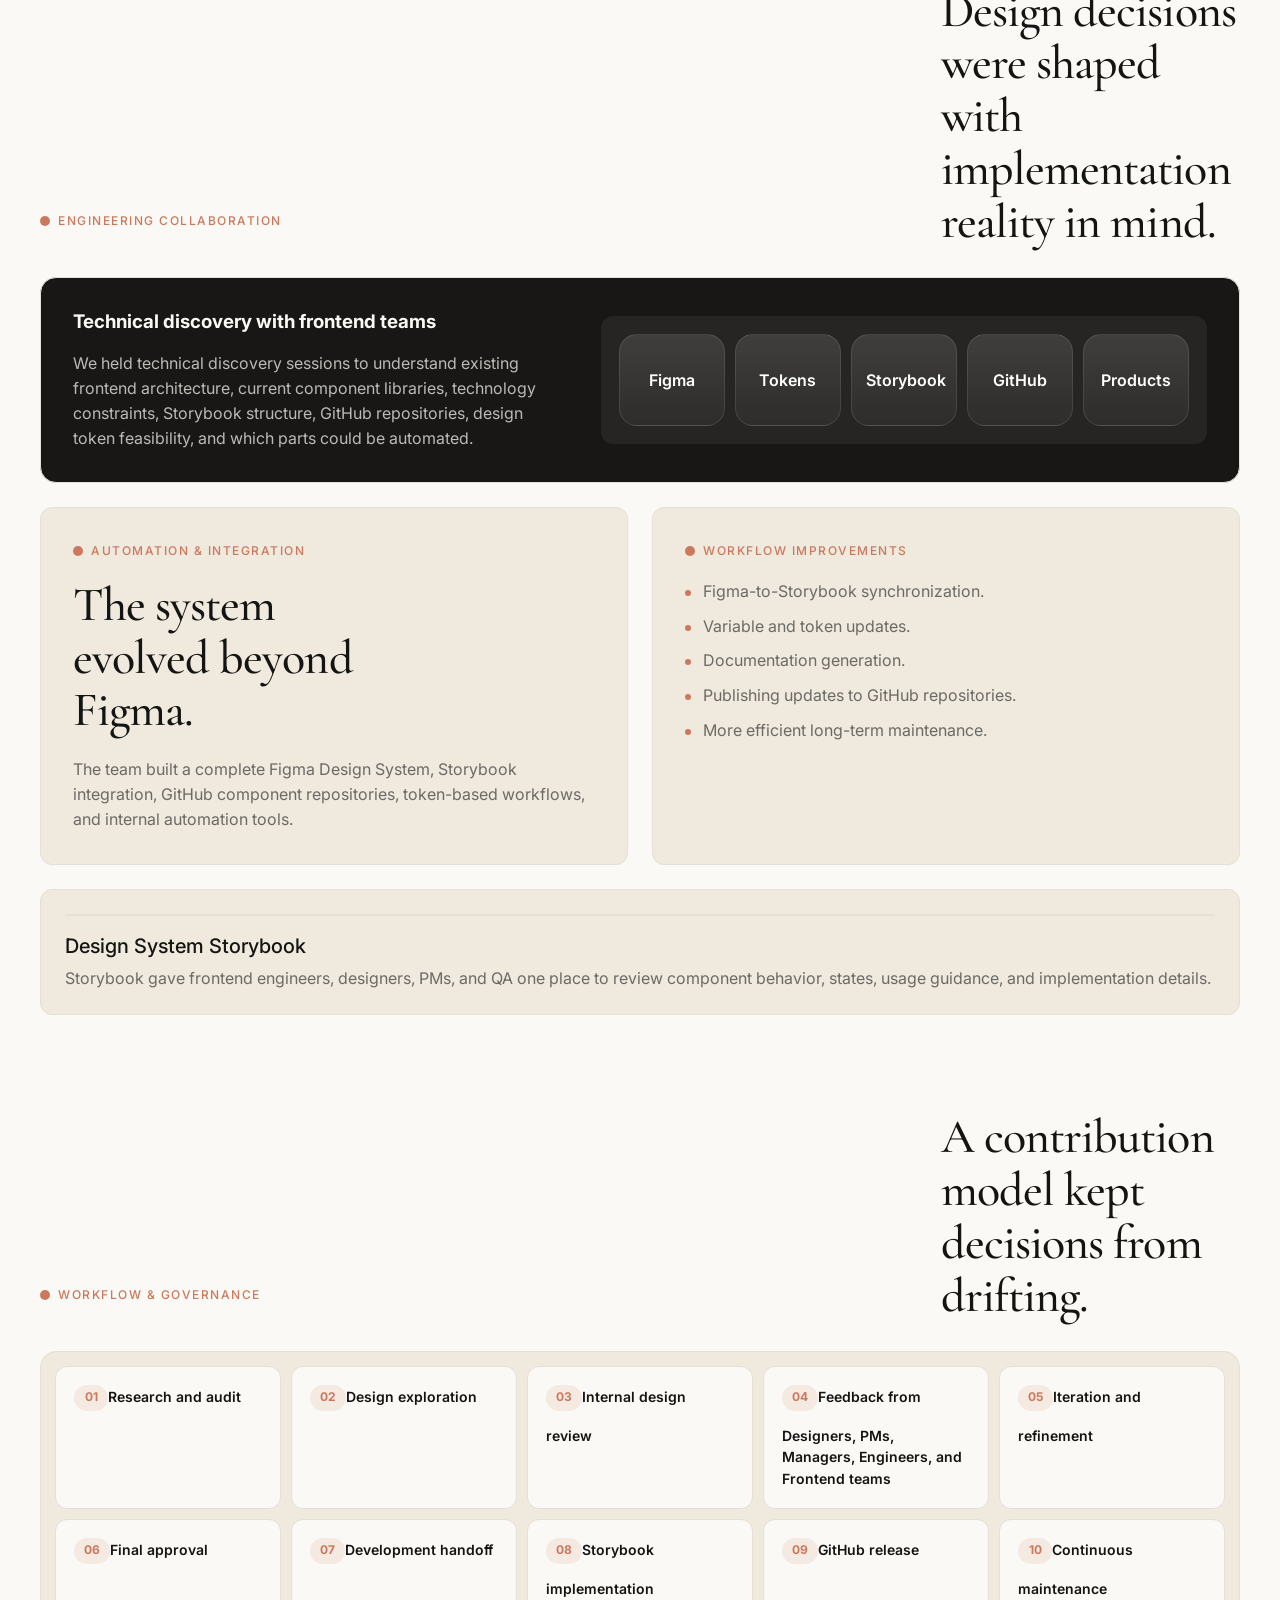
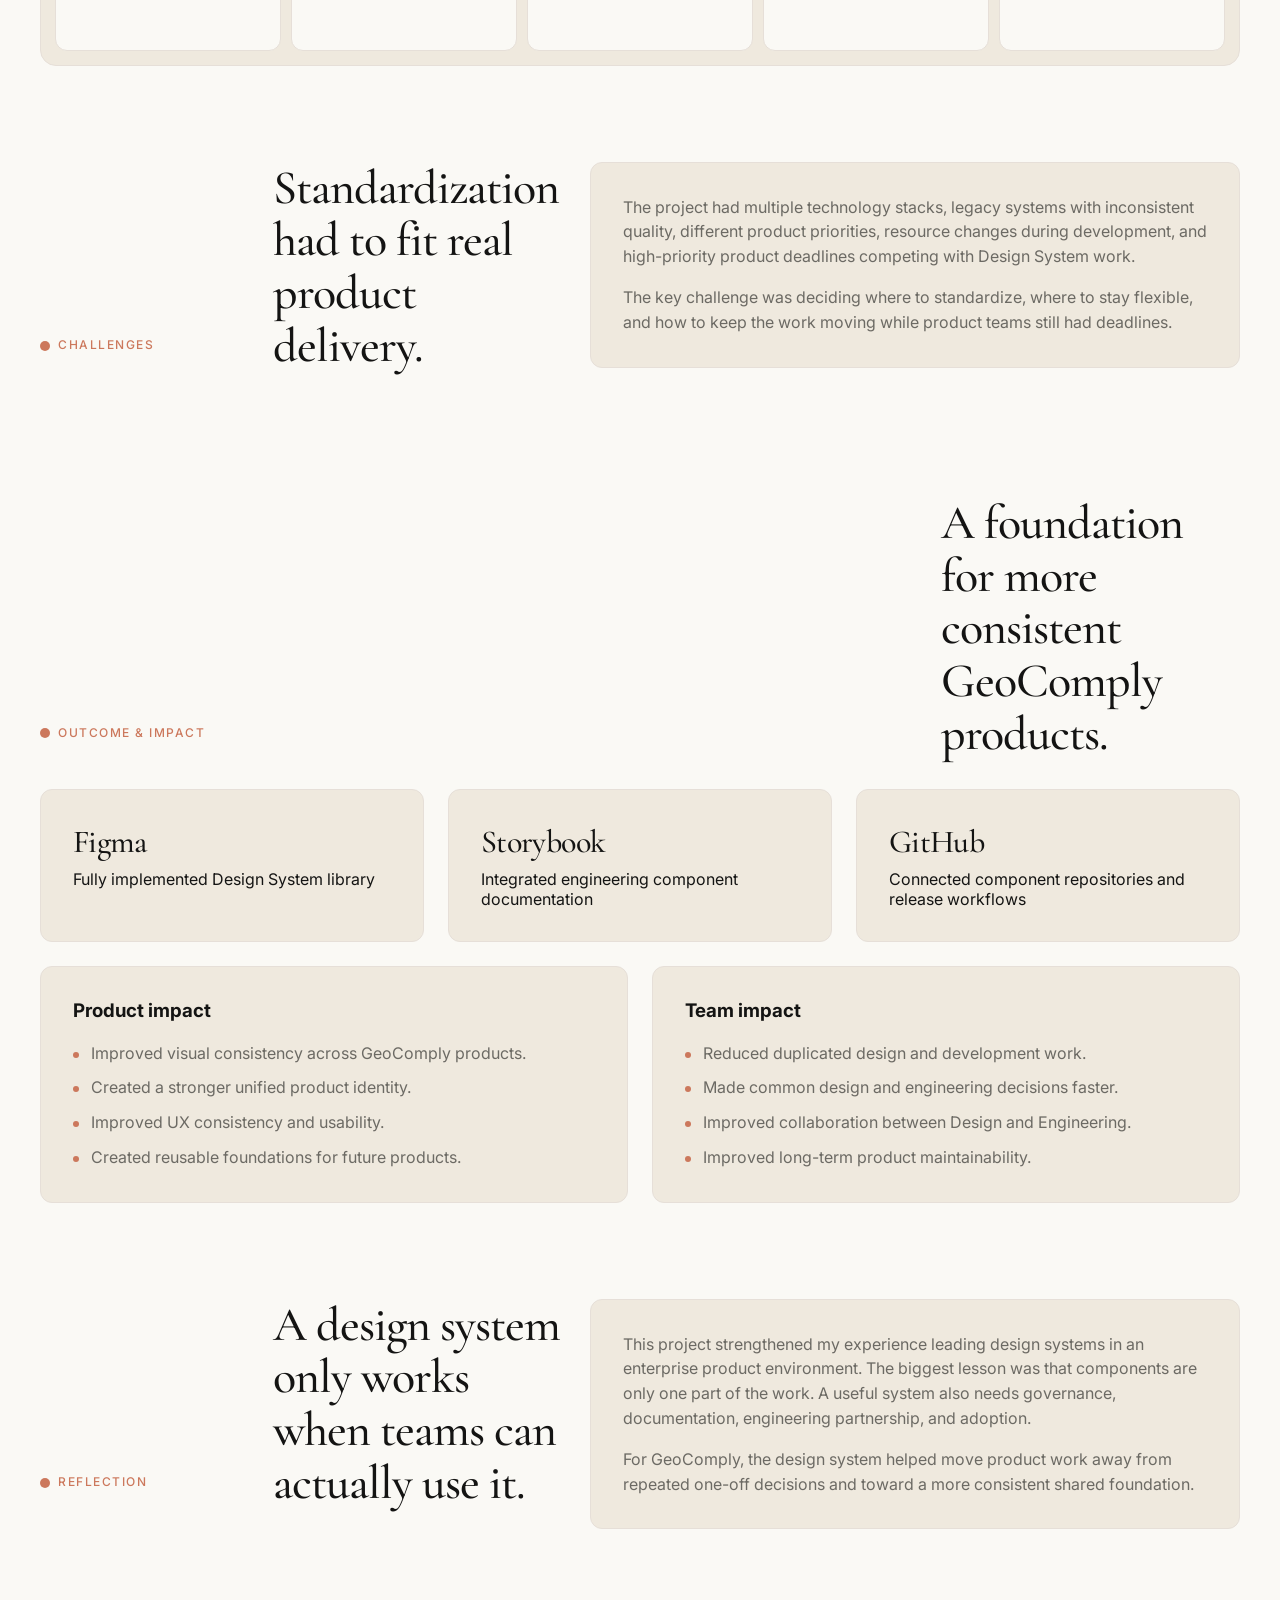
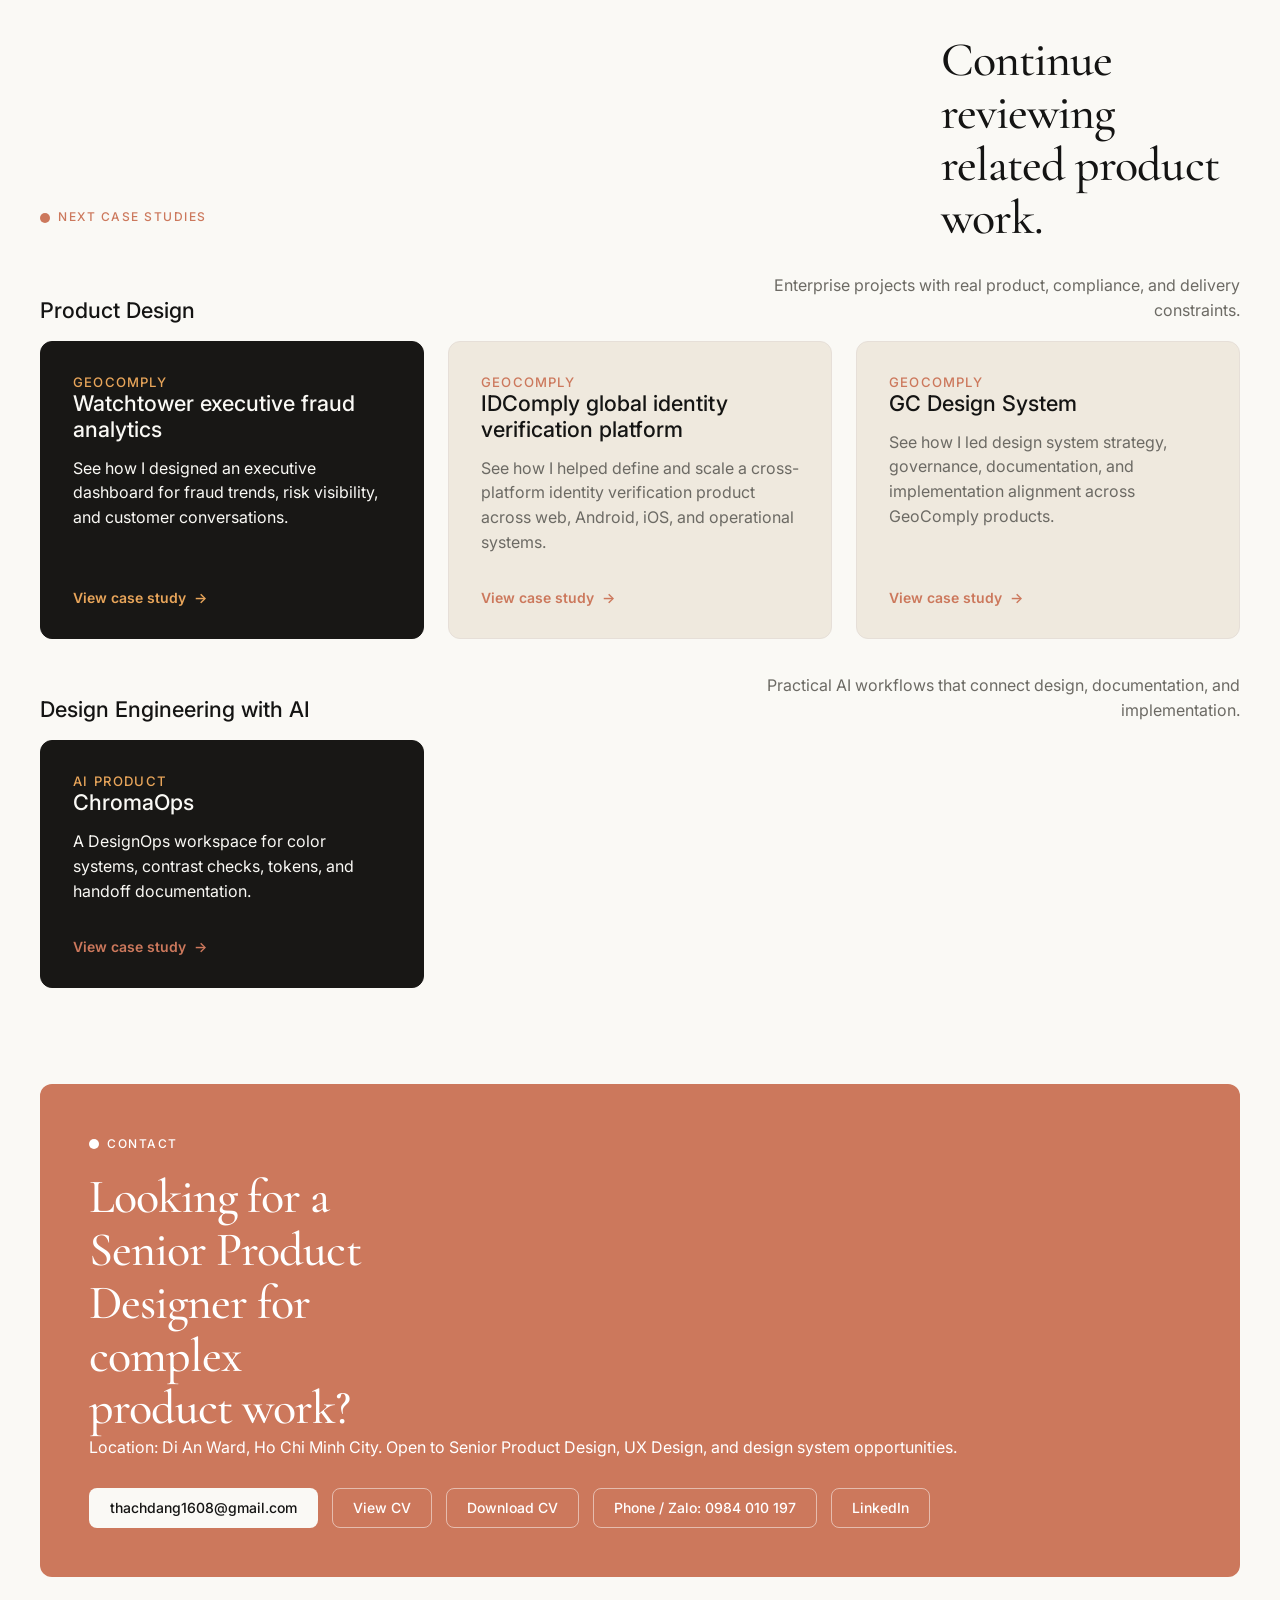
<file: gc-design-system.html>
<!DOCTYPE html>
<html lang="en">
  <head>
    <meta charset="UTF-8" />
    <meta name="viewport" content="width=device-width, initial-scale=1.0" />
    <title>GC Design System Case Study | Thach Dang Van</title>
    <meta
      name="description"
      content="GC Design System portfolio case study by Thach Dang Van. Scaling product consistency, design system governance, Storybook integration, and cross-platform UX standards across GeoComply."
    />
    <link rel="preconnect" href="https://fonts.googleapis.com" />
    <link rel="preconnect" href="https://fonts.gstatic.com" crossorigin />
    <link rel="icon" href="fi-bs-magic-wand.svg" type="image/svg+xml" />
    <link
      href="https://fonts.googleapis.com/css2?family=Cormorant+Garamond:wght@500&family=Inter:wght@400;500;600;700&display=swap"
      rel="stylesheet"
    />
    <script>
      const storedTheme = localStorage.getItem('portfolio-theme');
      const preferredTheme = window.matchMedia('(prefers-color-scheme: dark)').matches ? 'dark' : 'light';
      document.documentElement.dataset.theme = storedTheme || preferredTheme;
    </script>
    <link rel="stylesheet" href="styles.css" />
  </head>
  <body data-protected-case data-case-title="GC Design System">
    <div class="page-shell case-shell ds-case-shell">
      <header class="site-header">
        <a class="brand" href="index.html#top">
          <span class="brand-mark">TD</span>
          <span class="brand-text">Thach Dang Van</span>
        </a>
        <nav class="site-nav" aria-label="Primary navigation">
          <a href="index.html#work">Work</a>
          <a href="cv.html">My CV</a>
          <a href="index.html#contact">Contact</a>
        </nav>
      </header>

      <main id="top">
        <section class="case-hero section ds-hero">
          <div class="case-hero-copy">
            <a class="back-link" href="index.html#work">Back to selected work</a>
            <p class="eyebrow">GeoComply | Enterprise design system</p>
            <h1>GC Design System</h1>
            <p class="case-lead">
              Creating shared foundations, components, documentation, and governance so GeoComply
              products could feel more consistent and be easier to build over time.
            </p>
          </div>
          <aside class="case-summary card">
            <dl>
              <div>
                <dt>Project</dt>
                <dd>GC Design System - Scaling Product Consistency Across GeoComply</dd>
              </div>
              <div>
                <dt>Role</dt>
                <dd>Design System Lead</dd>
              </div>
              <div>
                <dt>Timeline</dt>
                <dd>Around 1 year</dd>
              </div>
              <div>
                <dt>Platforms</dt>
                <dd>Web, iOS, Android, internal tools, Storybook, GitHub, Figma</dd>
              </div>
            </dl>
          </aside>
        </section>

        <section class="case-visual ds-system-visual card" aria-label="GC Design System visual model">
          <div class="ds-orbit-visual">
            <div class="ds-orbit-core">
              <span>GC</span>
              <strong>Design System</strong>
              <small>Shared product language</small>
            </div>
            <div class="ds-orbit-card ds-orbit-card-foundation">
              <span>01</span>
              <strong>Foundations</strong>
              <small>Tokens, color, type, spacing</small>
            </div>
            <div class="ds-orbit-card ds-orbit-card-components">
              <span>02</span>
              <strong>Components</strong>
              <small>Reusable UI building blocks</small>
            </div>
            <div class="ds-orbit-card ds-orbit-card-standards">
              <span>03</span>
              <strong>UX Standards</strong>
              <small>Interaction and workflow rules</small>
            </div>
            <div class="ds-orbit-card ds-orbit-card-docs">
              <span>04</span>
              <strong>Documentation</strong>
              <small>Usage, behavior, specs</small>
            </div>
          </div>
        </section>

        <nav class="case-jump-nav" aria-label="GC Design System case study sections">
          <a href="#overview">Overview</a>
          <a href="#problem">Problem</a>
          <a href="#role">Role</a>
          <a href="#research">Discovery</a>
          <a href="#planning">Planning</a>
          <a href="#strategy">Strategy</a>
          <a href="#principles">Principles</a>
          <a href="#hifi-design">Phase 2 Review</a>
          <a href="#engineering">Engineering</a>
          <a href="#governance">Governance</a>
          <a href="#impact">Impact</a>
          <a href="#reflection">Reflection</a>
        </nav>

        <section class="section recruiter-snapshot" aria-label="Design system case study highlights">
          <div class="section-heading">
            <p class="eyebrow">Case Study Highlights</p>
            <h2>What this project shows.</h2>
          </div>
          <div class="watchtower-chart-grid">
            <article class="watchtower-chart-card card">
              <span>01</span>
              <h3>System strategy</h3>
              <p>Defined the direction, structure, roadmap, and governance model for a company-wide design system.</p>
            </article>
            <article class="watchtower-chart-card card">
              <span>02</span>
              <h3>Enterprise scale</h3>
              <p>Worked across multiple products, frontend stacks, platforms, legacy constraints, and product teams.</p>
            </article>
            <article class="watchtower-chart-card card">
              <span>03</span>
              <h3>Technical collaboration</h3>
              <p>Worked with frontend teams on Storybook, GitHub repositories, token feasibility, and implementation workflows.</p>
            </article>
            <article class="watchtower-chart-card card">
              <span>04</span>
              <h3>Product consistency</h3>
              <p>Reduced repeated design decisions and helped products share a clearer GeoComply product language.</p>
            </article>
          </div>
        </section>

        <section class="section case-section-grid" id="overview">
          <article class="case-block card">
            <p class="eyebrow">Overview</p>
            <h2>A shared system for product consistency.</h2>
            <p>
              GeoComply had multiple enterprise products across web, iOS, Android, and internal
              platforms. Over time, each product developed its own UI, UX logic, component approach,
              and interaction behavior.
            </p>
            <p>
              The goal was to create a design system that could support current products, future
              products, and teams working with different technical constraints.
            </p>
          </article>
          <article class="case-block card">
            <p class="eyebrow">Strategic Scope</p>
            <h2>The work went beyond component cleanup.</h2>
            <p>
              This was not only a Figma library. It became shared infrastructure for design decisions,
              engineering implementation, documentation, contribution, and long-term maintenance.
            </p>
            <ul class="detail-list">
              <li>Unified foundations and reusable components.</li>
              <li>Cross-product UX standards and interaction rules.</li>
              <li>Shared documentation for design and engineering.</li>
              <li>Governance workflows for contribution and release.</li>
            </ul>
          </article>
        </section>

        <section class="section split-section" id="problem">
          <div class="section-heading narrow">
            <p class="eyebrow">Business Context</p>
            <h2>A growing product ecosystem was becoming harder to keep consistent.</h2>
          </div>
          <div class="card case-block">
            <p>
              GeoComply's product ecosystem had grown across multiple teams, technologies, and product
              lines. Products were built with different stacks, including React, Golang, PHP, Node.js,
              iOS, Android, and web platforms.
            </p>
            <p>
              Some products had dedicated design support, while others were built mainly by engineering
              teams using available libraries. This created a fragmented customer experience and made it
              harder for users to recognize products as part of one GeoComply ecosystem.
            </p>
          </div>
        </section>

        <section class="section">
          <div class="section-heading">
            <p class="eyebrow">The Problem</p>
            <h2>Fragmentation was affecting product quality and delivery.</h2>
          </div>
          <div class="ds-problem-grid">
            <article class="card ds-problem-card">
              <span>UI</span>
              <h3>Inconsistent product language</h3>
              <p>Products had different visual systems, interaction behaviors, and product identity cues.</p>
            </article>
            <article class="card ds-problem-card">
              <span>UX</span>
              <h3>Duplicated design decisions</h3>
              <p>Teams repeatedly solved similar flows, form patterns, navigation models, and edge cases.</p>
            </article>
            <article class="card ds-problem-card">
              <span>ENG</span>
              <h3>Different component libraries</h3>
              <p>Multiple stacks and libraries made reuse difficult and increased implementation drift.</p>
            </article>
            <article class="card ds-problem-card">
              <span>A11Y</span>
              <h3>Limited shared standards</h3>
              <p>Accessibility, usability, and responsive behavior needed clearer system-level guidance.</p>
            </article>
          </div>
        </section>

        <section class="section case-section-grid" id="role">
          <article class="case-block card">
            <p class="eyebrow">My Role</p>
            <h2>I was selected as the Design System Lead.</h2>
            <p>
              I led the planning, structure, review process, and cross-functional alignment needed to
              move the system from concept into Figma, Storybook, GitHub, and product adoption.
            </p>
          </article>
          <article class="case-block card">
            <p class="eyebrow">Responsibilities</p>
            <ul class="detail-list">
              <li>Defined the Design System strategy and direction.</li>
              <li>Planned the roadmap and execution process.</li>
              <li>Led research, audit, and system architecture.</li>
              <li>Coordinated designers and frontend engineers.</li>
              <li>Established foundations, standards, and governance.</li>
              <li>Reviewed components, patterns, and documentation.</li>
              <li>Supported implementation into Storybook and GitHub repositories.</li>
            </ul>
          </article>
        </section>

        <section class="section" id="research">
          <div class="section-heading">
            <p class="eyebrow">Discovery & Audit</p>
            <h2>Understanding the existing product reality before defining the system.</h2>
          </div>
          <div class="ds-research-grid">
            <article class="card case-card">
              <h3>External research</h3>
              <p>Studied mature design systems, component models, token structures, accessibility standards, documentation patterns, and enterprise UX examples.</p>
            </article>
            <article class="card case-card">
              <h3>Product audit</h3>
              <p>Reviewed existing UI components, interaction patterns, duplicated solutions, accessibility gaps, legacy products, and technical constraints across products.</p>
            </article>
            <article class="card case-card">
              <h3>System decisions</h3>
              <p>Used the audit to decide what to standardize, what to rebuild, and what to keep flexible for product-specific needs.</p>
            </article>
          </div>
        </section>

        <section class="section" id="planning">
          <div class="section-heading">
            <p class="eyebrow">System Planning</p>
            <h2>Vision, scope, structure, and roadmap made the work manageable.</h2>
          </div>
          <div class="screen-gallery">
            <figure class="screen-shot card screen-shot-large">
              <img src="assets/gc-design-system/vision.png" alt="GC Design System vision artifact" loading="lazy" />
              <figcaption>
                <h3>Design System Vision</h3>
                 <p>The vision clarified why the system existed, who it served, and what consistency problems it needed to solve.</p>
              </figcaption>
            </figure>
            <figure class="screen-shot card screen-shot-large">
              <img src="assets/gc-design-system/ds-scope-of-work.png" alt="GC Design System scope of work artifact" loading="lazy" />
              <figcaption>
                <h3>DS Scope of Work</h3>
                 <p>The scope defined workstreams, ownership areas, and priorities so the team could move from audit to implementation.</p>
              </figcaption>
            </figure>
            <figure class="screen-shot card screen-shot-large">
              <img src="assets/gc-design-system/design-system-structure.png" alt="GC Design System structure and technical approach artifact" loading="lazy" />
              <figcaption>
                <h3>Design System Structure and Technical Structure Approach</h3>
                <p>The structure mapped how foundations, components, documentation, and technical implementation connected across design and engineering.</p>
              </figcaption>
            </figure>
            <figure class="screen-shot card screen-shot-large">
              <img src="assets/gc-design-system/design-system-roadmap.png" alt="GC Design System roadmap artifact" loading="lazy" />
              <figcaption>
                <h3>Design System Roadmap</h3>
                 <p>The roadmap sequenced the work into practical phases for delivery, adoption, and maintenance.</p>
              </figcaption>
            </figure>
          </div>
        </section>

        <section class="section" id="strategy">
          <div class="section-heading">
            <p class="eyebrow">Design System Strategy</p>
            <h2>The system was organized into four connected layers.</h2>
          </div>
          <div class="ds-layer-grid">
            <article class="card ds-layer-card">
              <span>01</span>
              <h3>Foundations</h3>
              <p>Color, typography, spacing, grid, elevation, iconography, motion, and responsive behavior.</p>
            </article>
            <article class="card ds-layer-card">
              <span>02</span>
              <h3>Components</h3>
              <p>Atomic components, form controls, navigation, data display, feedback, and complex enterprise UI patterns.</p>
            </article>
            <article class="card ds-layer-card">
              <span>03</span>
              <h3>UX Standards</h3>
              <p>Shared onboarding logic, interaction behavior, reusable workflow patterns, accessibility, and platform consistency rules.</p>
            </article>
            <article class="card ds-layer-card">
              <span>04</span>
              <h3>Documentation</h3>
              <p>Component usage, behavior rules, edge cases, design rationale, technical specifications, and implementation notes.</p>
            </article>
          </div>
        </section>

        <section class="section" id="principles">
          <div class="section-heading">
            <p class="eyebrow">GeoComply Design Principles</p>
            <h2>Shared standards for enterprise product teams.</h2>
          </div>
          <div class="ds-principles-grid">
            <article class="card ds-principle-card">
              <span>01</span>
              <h3>Trust Through Clarity</h3>
              <p>Design interfaces that make risk, actions, and decisions understandable instantly.</p>
              <ul class="detail-list">
                <li>Reduce ambiguity.</li>
                <li>Surface critical information clearly.</li>
                <li>Prioritize readability over decoration.</li>
                <li>Make system status visible.</li>
                <li>Create confidence through consistency.</li>
              </ul>
              <p class="ds-principle-keywords">Trustworthy · Clear · Predictable · Transparent</p>
            </article>
            <article class="card ds-principle-card">
              <span>02</span>
              <h3>Precision at Scale</h3>
              <p>Build systems that remain reliable across massive workflows, datasets, and enterprise products.</p>
              <ul class="detail-list">
                <li>Design reusable systems, not isolated screens.</li>
                <li>Prioritize scalability from the beginning.</li>
                <li>Support high-density enterprise workflows.</li>
                <li>Optimize for speed and accuracy.</li>
                <li>Build modular foundations.</li>
              </ul>
              <p class="ds-principle-keywords">Precise · Systematic · Scalable · Efficient</p>
            </article>
            <article class="card ds-principle-card">
              <span>03</span>
              <h3>Reduce Friction</h3>
              <p>Security should protect users without slowing them down.</p>
              <ul class="detail-list">
                <li>Simplify critical workflows.</li>
                <li>Remove unnecessary steps.</li>
                <li>Reduce cognitive load.</li>
                <li>Balance security with usability.</li>
                <li>Design invisible complexity.</li>
              </ul>
              <p class="ds-principle-keywords">Clear · Fast · Focused · Low-friction</p>
            </article>
            <article class="card ds-principle-card">
              <span>04</span>
              <h3>Consistency Builds Confidence</h3>
              <p>Unified experiences strengthen product trust and usability.</p>
              <ul class="detail-list">
                <li>Reuse patterns consistently.</li>
                <li>Standardize interactions.</li>
                <li>Align behaviors across products.</li>
                <li>Create predictable UI logic.</li>
                <li>Ensure cross-platform consistency.</li>
              </ul>
              <p class="ds-principle-keywords">Unified · Familiar · Cohesive · Reliable</p>
            </article>
            <article class="card ds-principle-card">
              <span>05</span>
              <h3>Designed for Real Operations</h3>
              <p>Support real-world enterprise workflows, not idealized scenarios.</p>
              <ul class="detail-list">
                <li>Prioritize operational efficiency.</li>
                <li>Design for edge cases.</li>
                <li>Support rapid decision-making.</li>
                <li>Enable high information density.</li>
                <li>Build resilient workflows.</li>
              </ul>
              <p class="ds-principle-keywords">Operational · Practical · Resilient · Functional</p>
            </article>
            <article class="card ds-principle-card">
              <span>06</span>
              <h3>Accessibility is Non-Negotiable</h3>
              <p>Inclusive experiences create stronger products for everyone.</p>
              <ul class="detail-list">
                <li>Maintain strong contrast and readability.</li>
                <li>Support keyboard accessibility.</li>
                <li>Design accessible interaction states.</li>
                <li>Use semantic structure consistently.</li>
                <li>Ensure scalable typography and spacing.</li>
              </ul>
              <p class="ds-principle-keywords">Inclusive · Readable · Accessible · Universal</p>
            </article>
            <article class="card ds-principle-card ds-principle-card-wide">
              <span>07</span>
              <h3>Collaborate Through Systems</h3>
              <p>Design systems are shared operational tools between Design and Engineering.</p>
              <ul class="detail-list">
                <li>Build shared foundations.</li>
                <li>Align design and code.</li>
                <li>Support reusable implementation.</li>
                <li>Document behaviors clearly.</li>
                <li>Automate where possible.</li>
              </ul>
              <p class="ds-principle-keywords">Collaborative · Modular · Maintainable · Connected</p>
            </article>
          </div>
        </section>

        <section class="section split-section">
          <div class="section-heading narrow">
            <p class="eyebrow">Cross-Platform Thinking</p>
            <h2>Shared rules mattered more than static components.</h2>
          </div>
          <div class="card case-block">
            <p>
              The system needed to support web apps, iOS, Android, responsive layouts, legacy products,
              future products, and multiple frontend technologies. Because of this, we focused on
              shared rules and reusable behavior, not only static component visuals.
            </p>
            <div class="role-chip-grid">
              <span>Web apps</span>
              <span>iOS</span>
              <span>Android</span>
              <span>Responsive UI</span>
              <span>Legacy products</span>
              <span>Future products</span>
            </div>
          </div>
        </section>

        <section class="section" id="hifi-design">
          <div class="section-heading">
            <p class="eyebrow">Phase 2 Review Document</p>
            <h2>Foundations and components were prepared for review with design and engineering.</h2>
          </div>
          <div class="screen-gallery">
            <figure class="screen-shot card screen-shot-large">
              <img src="assets/gc-design-system/colour-list.png" alt="GC Design System colour list foundations" loading="lazy" />
              <figcaption>
                <h3>Colour List</h3>
                <p>Phase 2 review artifact for aligning foundational color guidance across GeoComply products.</p>
              </figcaption>
            </figure>
            <figure class="screen-shot card">
              <img src="assets/gc-design-system/elevation.png" alt="GC Design System elevation foundations" loading="lazy" />
              <figcaption>
                <h3>Elevation</h3>
                <p>Review documentation for depth, hierarchy, and surface behavior across product interfaces.</p>
              </figcaption>
            </figure>
            <figure class="screen-shot card">
              <img src="assets/gc-design-system/checkbox-components.png" alt="GC Design System checkbox component documentation" loading="lazy" />
              <figcaption>
                <h3>Checkbox Components</h3>
                <p>Hi-fi component states and usage patterns prepared for design and frontend validation.</p>
              </figcaption>
            </figure>
            <figure class="screen-shot card screen-shot-large">
              <img src="assets/gc-design-system/button-components.png" alt="GC Design System button component documentation" loading="lazy" />
              <figcaption>
                <h3>Button Components</h3>
                <p>Button variants, states, and structure documented for Phase 2 review and implementation alignment.</p>
              </figcaption>
            </figure>
          </div>
        </section>

        <section class="section" id="engineering">
          <div class="section-heading">
            <p class="eyebrow">Engineering Collaboration</p>
            <h2>Design decisions were shaped with implementation reality in mind.</h2>
          </div>
          <article class="card ds-implementation-card">
            <div>
              <h3>Technical discovery with frontend teams</h3>
              <p>
                We held technical discovery sessions to understand existing frontend architecture,
                current component libraries, technology constraints, Storybook structure, GitHub
                repositories, design token feasibility, and which parts could be automated.
              </p>
            </div>
            <div class="ds-stack-map" aria-label="Design system implementation flow">
              <span>Figma</span>
              <span>Tokens</span>
              <span>Storybook</span>
              <span>GitHub</span>
              <span>Products</span>
            </div>
          </article>
          <section class="case-section-grid ds-engineering-integration" aria-label="Automation and integration workflow improvements">
            <article class="case-block card">
              <p class="eyebrow">Automation & Integration</p>
              <h2>The system evolved beyond Figma.</h2>
              <p>
                The team built a complete Figma Design System, Storybook integration, GitHub component
                repositories, token-based workflows, and internal automation tools.
              </p>
            </article>
            <article class="case-block card">
              <p class="eyebrow">Workflow Improvements</p>
              <ul class="detail-list">
                <li>Figma-to-Storybook synchronization.</li>
                <li>Variable and token updates.</li>
                <li>Documentation generation.</li>
                <li>Publishing updates to GitHub repositories.</li>
                <li>More efficient long-term maintenance.</li>
              </ul>
            </article>
          </section>
          <figure class="screen-shot card screen-shot-large ds-storybook-outcome">
            <img src="assets/gc-design-system/Design%20System%20Storybook.jpg" alt="GC Design System Storybook documentation outcome for developers and cross-functional teams" loading="lazy" />
            <figcaption>
              <h3>Design System Storybook</h3>
              <p>Storybook gave frontend engineers, designers, PMs, and QA one place to review component behavior, states, usage guidance, and implementation details.</p>
            </figcaption>
          </figure>
        </section>

        <section class="section" id="governance">
          <div class="section-heading">
            <p class="eyebrow">Workflow & Governance</p>
            <h2>A contribution model kept decisions from drifting.</h2>
          </div>
          <div class="ds-timeline card">
            <ol>
              <li><span>01</span>Research and audit</li>
              <li><span>02</span>Design exploration</li>
              <li><span>03</span>Internal design review</li>
              <li><span>04</span>Feedback from Designers, PMs, Managers, Engineers, and Frontend teams</li>
              <li><span>05</span>Iteration and refinement</li>
              <li><span>06</span>Final approval</li>
              <li><span>07</span>Development handoff</li>
              <li><span>08</span>Storybook implementation</li>
              <li><span>09</span>GitHub release</li>
              <li><span>10</span>Continuous maintenance</li>
            </ol>
          </div>
        </section>

        <section class="section split-section">
          <div class="section-heading narrow">
            <p class="eyebrow">Challenges</p>
            <h2>Standardization had to fit real product delivery.</h2>
          </div>
          <div class="card case-block">
            <p>
              The project had multiple technology stacks, legacy systems with inconsistent quality,
              different product priorities, resource changes during development, and high-priority
              product deadlines competing with Design System work.
            </p>
            <p>
              The key challenge was deciding where to standardize, where to stay flexible, and how to
              keep the work moving while product teams still had deadlines.
            </p>
          </div>
        </section>

        <section class="section" id="impact">
          <div class="section-heading">
            <p class="eyebrow">Outcome & Impact</p>
            <h2>A foundation for more consistent GeoComply products.</h2>
          </div>
          <div class="ds-impact-grid">
            <article class="metric-card card">
              <strong>Figma</strong>
              <span>Fully implemented Design System library</span>
            </article>
            <article class="metric-card card">
              <strong>Storybook</strong>
              <span>Integrated engineering component documentation</span>
            </article>
            <article class="metric-card card">
              <strong>GitHub</strong>
              <span>Connected component repositories and release workflows</span>
            </article>
          </div>
          <div class="case-section-grid ds-impact-list">
            <article class="case-block card">
              <h3>Product impact</h3>
              <ul class="detail-list">
                <li>Improved visual consistency across GeoComply products.</li>
                <li>Created a stronger unified product identity.</li>
                <li>Improved UX consistency and usability.</li>
              <li>Created reusable foundations for future products.</li>
              </ul>
            </article>
            <article class="case-block card">
              <h3>Team impact</h3>
              <ul class="detail-list">
                <li>Reduced duplicated design and development work.</li>
              <li>Made common design and engineering decisions faster.</li>
                <li>Improved collaboration between Design and Engineering.</li>
                <li>Improved long-term product maintainability.</li>
              </ul>
            </article>
          </div>
        </section>

        <section class="section split-section" id="reflection">
          <div class="section-heading narrow">
            <p class="eyebrow">Reflection</p>
            <h2>A design system only works when teams can actually use it.</h2>
          </div>
          <div class="card case-block">
            <p>
              This project strengthened my experience leading design systems in an enterprise product
              environment. The biggest lesson was that components are only one part of the work. A
              useful system also needs governance, documentation, engineering partnership, and adoption.
            </p>
            <p>
              For GeoComply, the design system helped move product work away from repeated one-off
              decisions and toward a more consistent shared foundation.
            </p>
          </div>
        </section>

        <section class="section case-next-section" aria-label="Read another case study">
          <div class="section-heading">
            <p class="eyebrow">Next Case Studies</p>
            <h2>Continue reviewing related product work.</h2>
          </div>
          <div class="work-category-heading">
            <h3>Product Design</h3>
            <p>Enterprise projects with real product, compliance, and delivery constraints.</p>
          </div>
          <div class="card-grid work-grid">
            <article class="card project-card">
              <a href="watchtower.html" aria-label="Open Watchtower case study">
                <div class="project-meta">GeoComply</div>
                <h3>Watchtower executive fraud analytics</h3>
                <p>See how I designed an executive dashboard for fraud trends, risk visibility, and customer conversations.</p>
                <span class="card-link">View case study</span>
              </a>
            </article>
            <article class="card project-card">
              <a href="idcomply.html" aria-label="Open IDComply case study">
                <div class="project-meta">GeoComply</div>
                <h3>IDComply global identity verification platform</h3>
                <p>See how I helped define and scale a cross-platform identity verification product across web, Android, iOS, and operational systems.</p>
                <span class="card-link">View case study</span>
              </a>
            </article>
            <article class="card project-card">
              <a href="gc-design-system.html" aria-label="Open GC Design System case study">
                <div class="project-meta">GeoComply</div>
                <h3>GC Design System</h3>
                <p>See how I led design system strategy, governance, documentation, and implementation alignment across GeoComply products.</p>
                <span class="card-link">View case study</span>
              </a>
            </article>
          </div>
          <div class="work-category-heading work-category-heading-spaced">
            <h3>Design Engineering with AI</h3>
            <p>Practical AI workflows that connect design, documentation, and implementation.</p>
          </div>
          <div class="card-grid ai-work-grid">
            <article class="card project-card">
              <a href="chromaops.html" aria-label="Open ChromaOps case study">
                <div class="project-meta">AI Product</div>
                <h3>ChromaOps</h3>
                <p>A DesignOps workspace for color systems, contrast checks, tokens, and handoff documentation.</p>
                <span class="card-link">View case study</span>
              </a>
            </article>
          </div>
        </section>

        <section class="section contact-section" id="contact">
          <div class="contact-card card">
            <p class="eyebrow">Contact</p>
            <h2>Looking for a Senior Product Designer for complex product work?</h2>
            <p>
              Location: Di An Ward, Ho Chi Minh City. Open to Senior Product Design, UX Design, and design system opportunities.
            </p>
            <div class="contact-actions">
              <a class="button button-primary" href="mailto:thachdang1608@gmail.com">thachdang1608@gmail.com</a>
              <a class="button button-secondary" href="cv.html">View CV</a>
              <a class="button button-secondary" href="assets/thach-dang-van-senior-product-designer.pdf" target="_blank" rel="noreferrer">Download CV</a>
              <a class="button button-secondary" href="tel:0984010197">Phone / Zalo: 0984 010 197</a>
              <a class="button button-secondary" href="https://www.linkedin.com/in/mrthach/" target="_blank" rel="noreferrer">LinkedIn</a>
            </div>
          </div>
        </section>
        <a class="back-to-top" href="#top">Back to top</a>
      </main>
    </div>
    <script src="script.js"></script>
  </body>
</html>
</file>
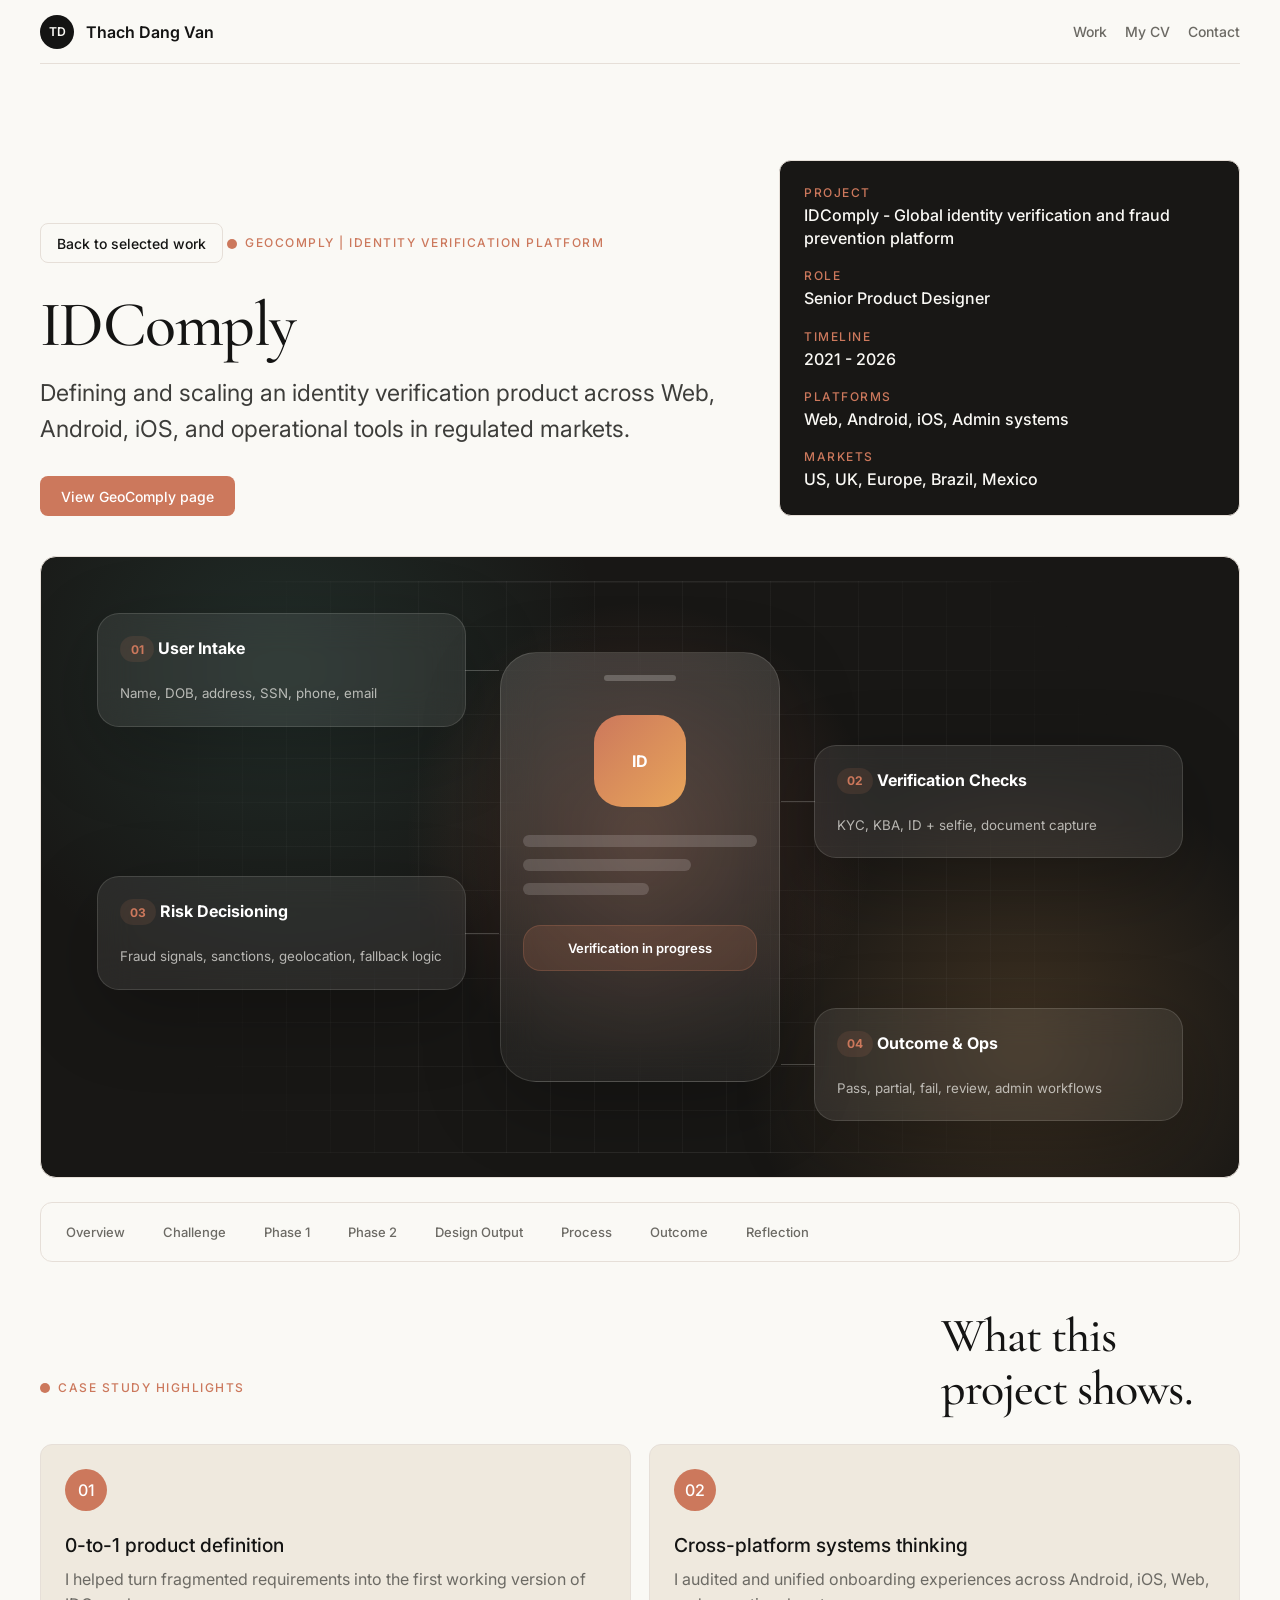
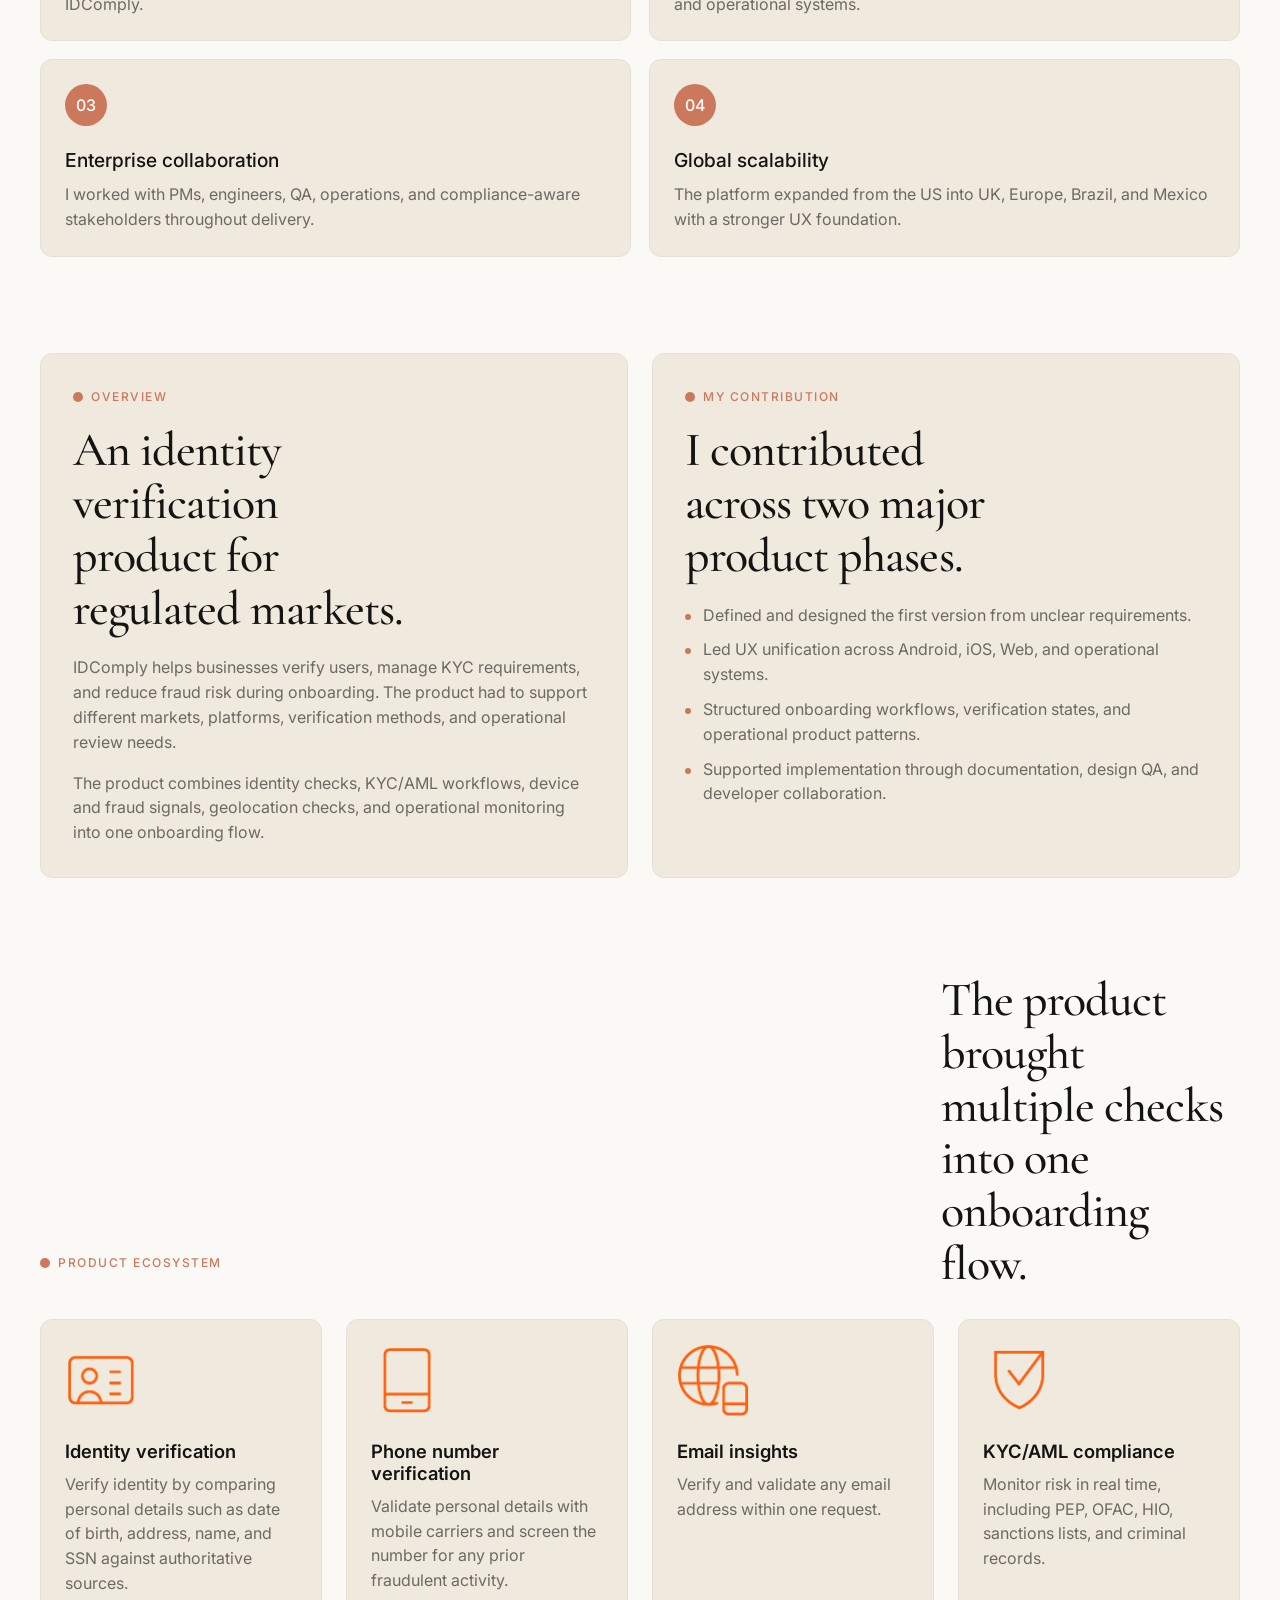
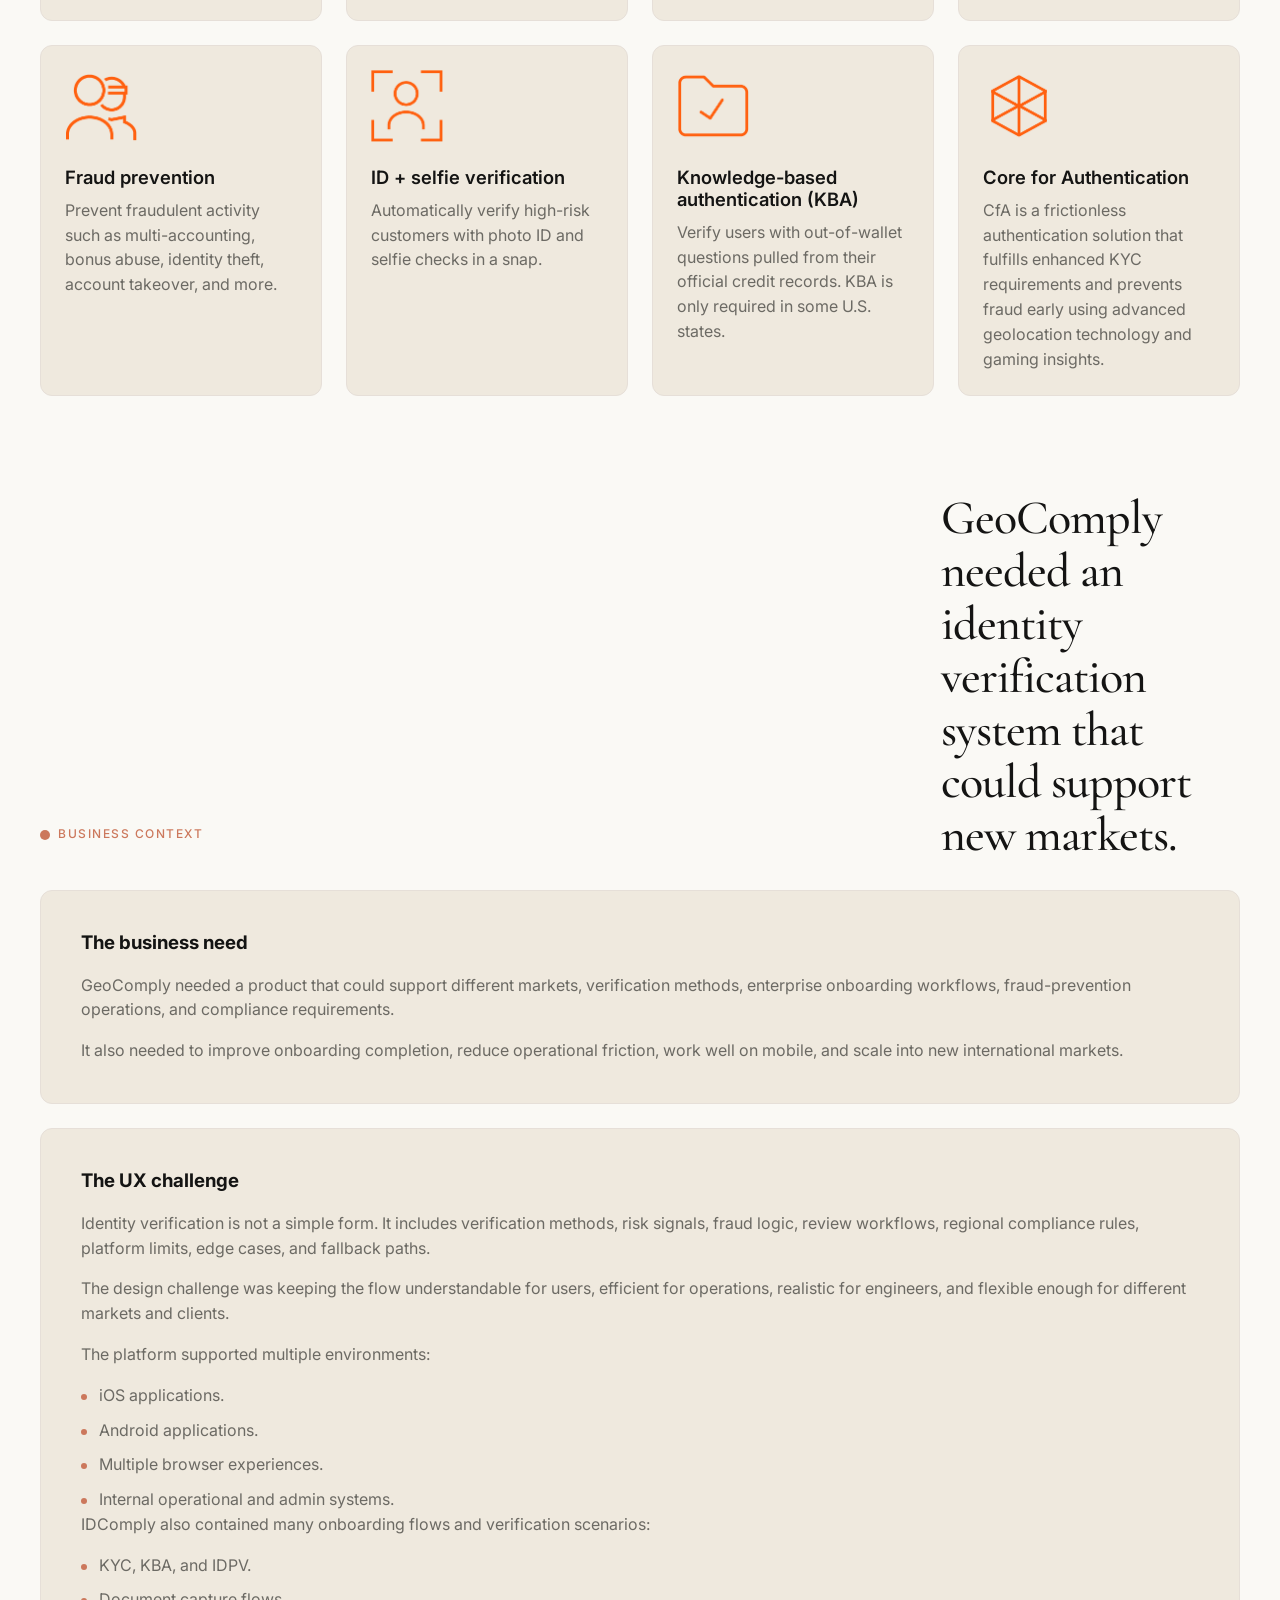
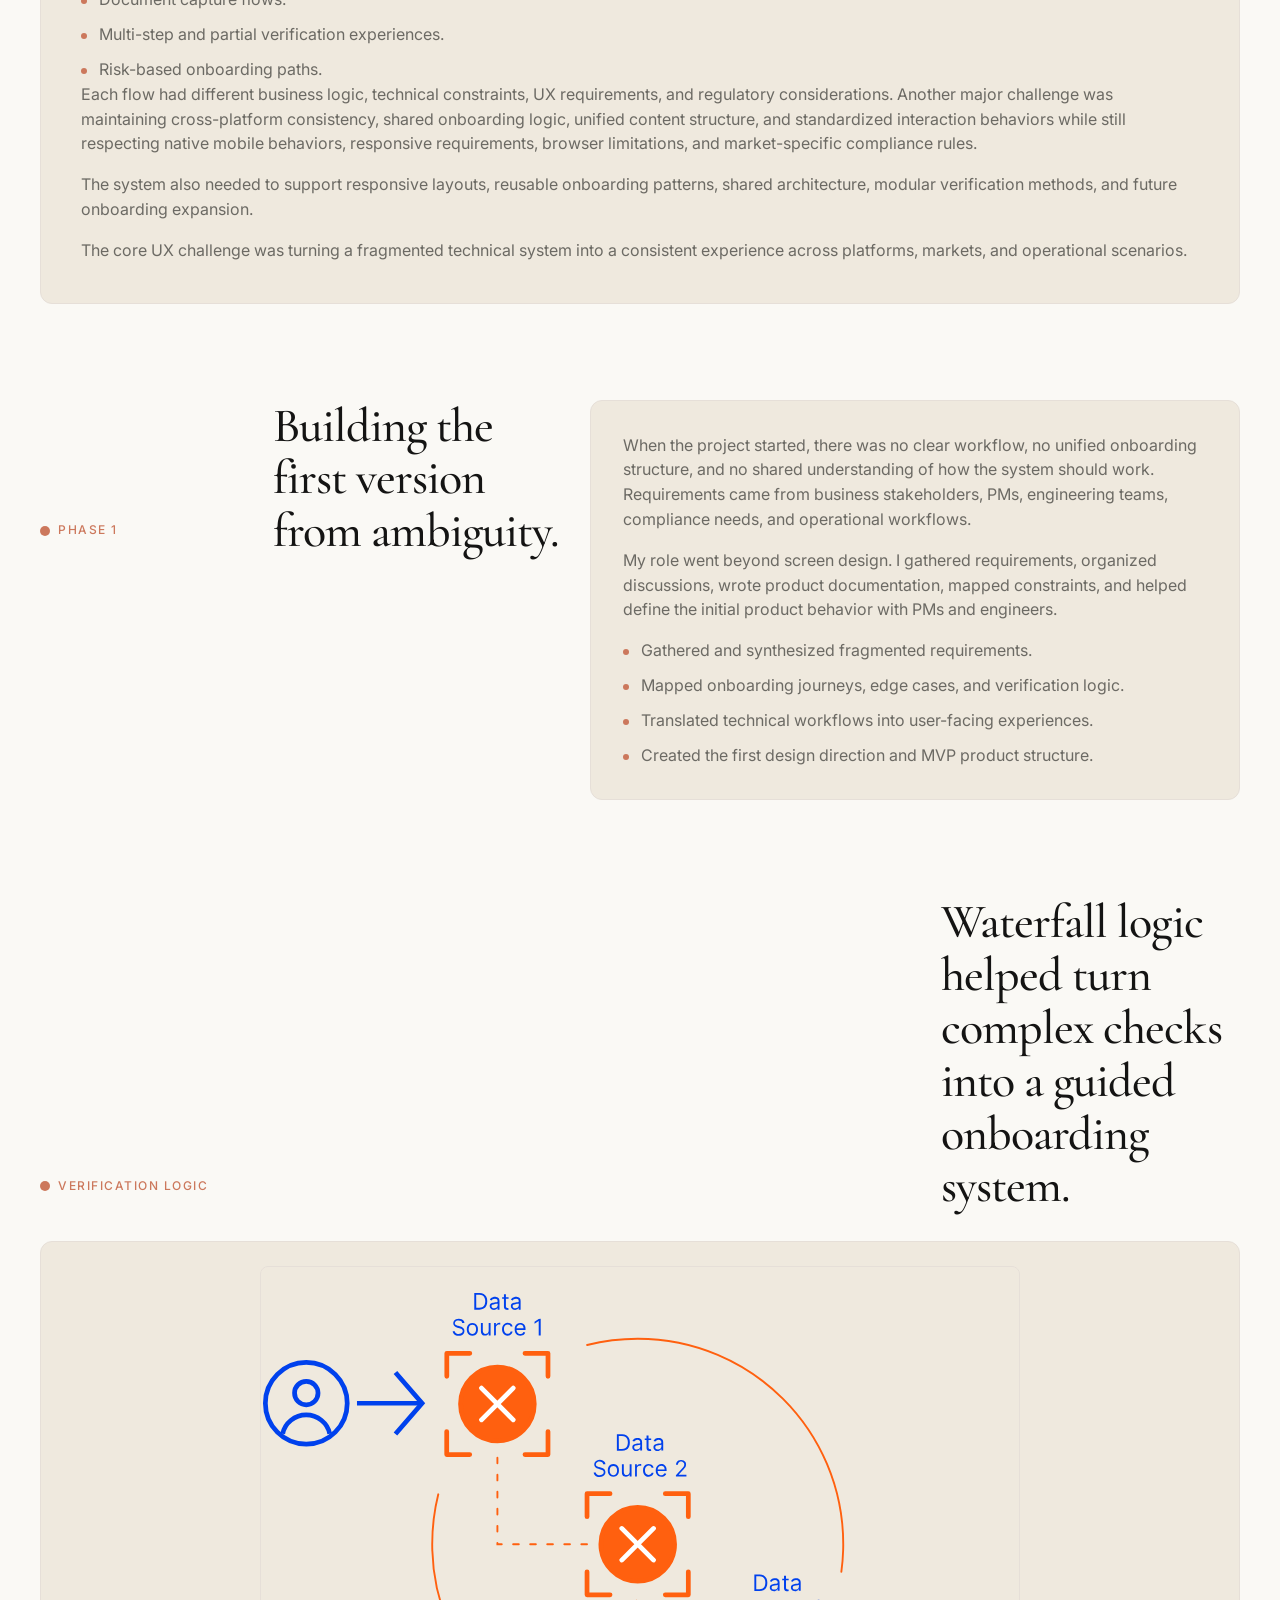
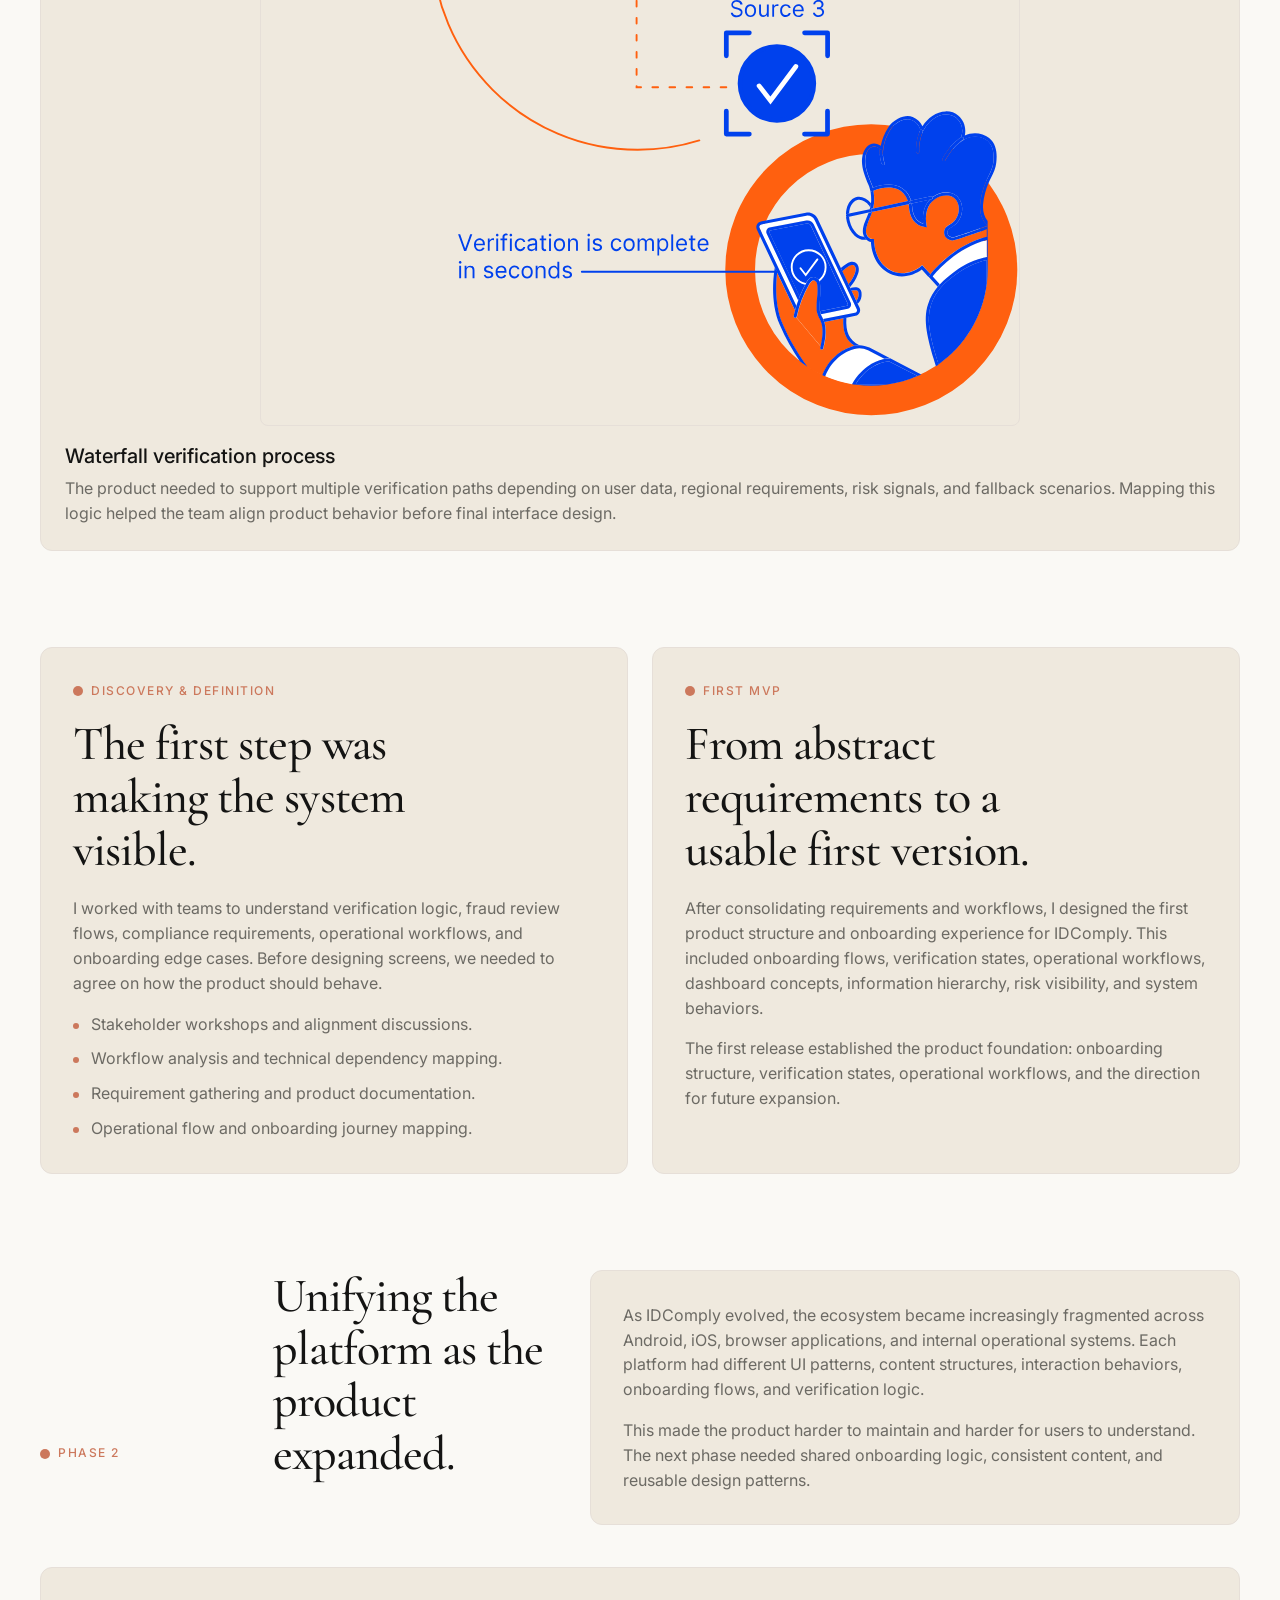
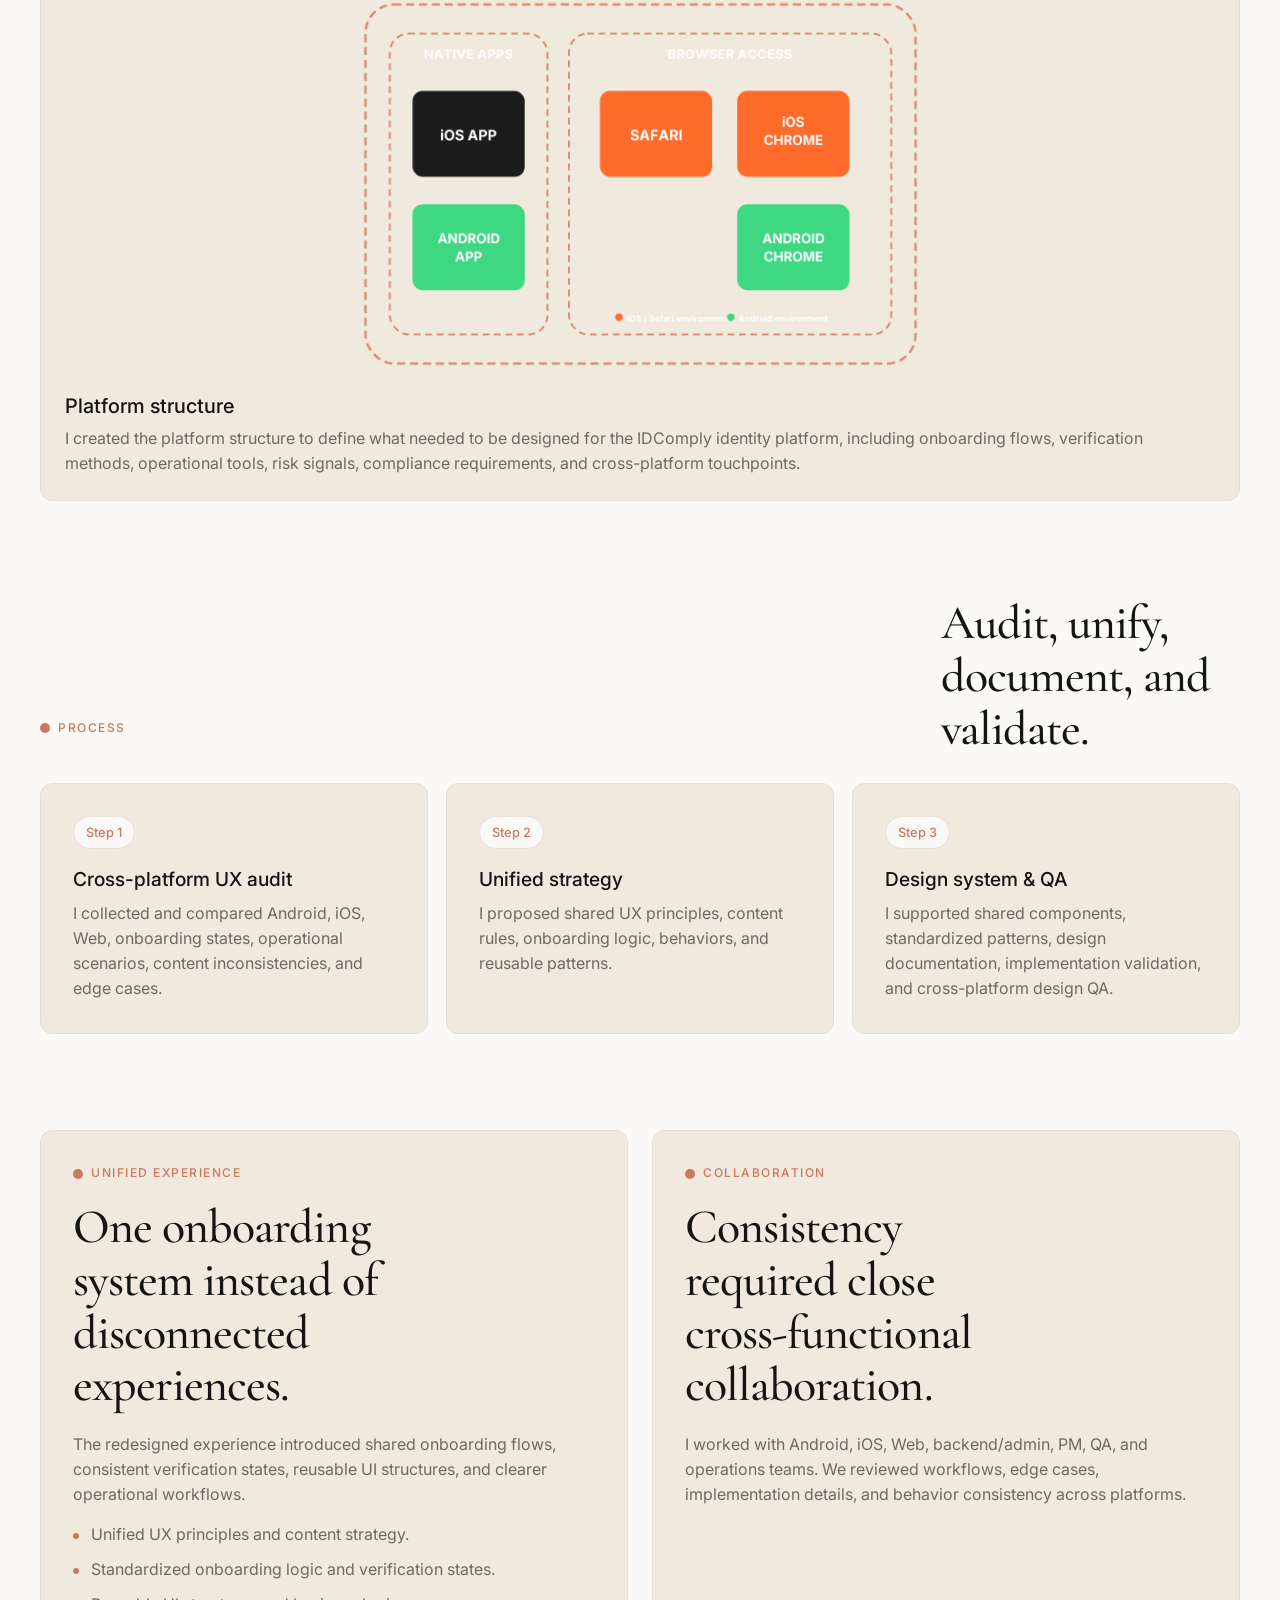
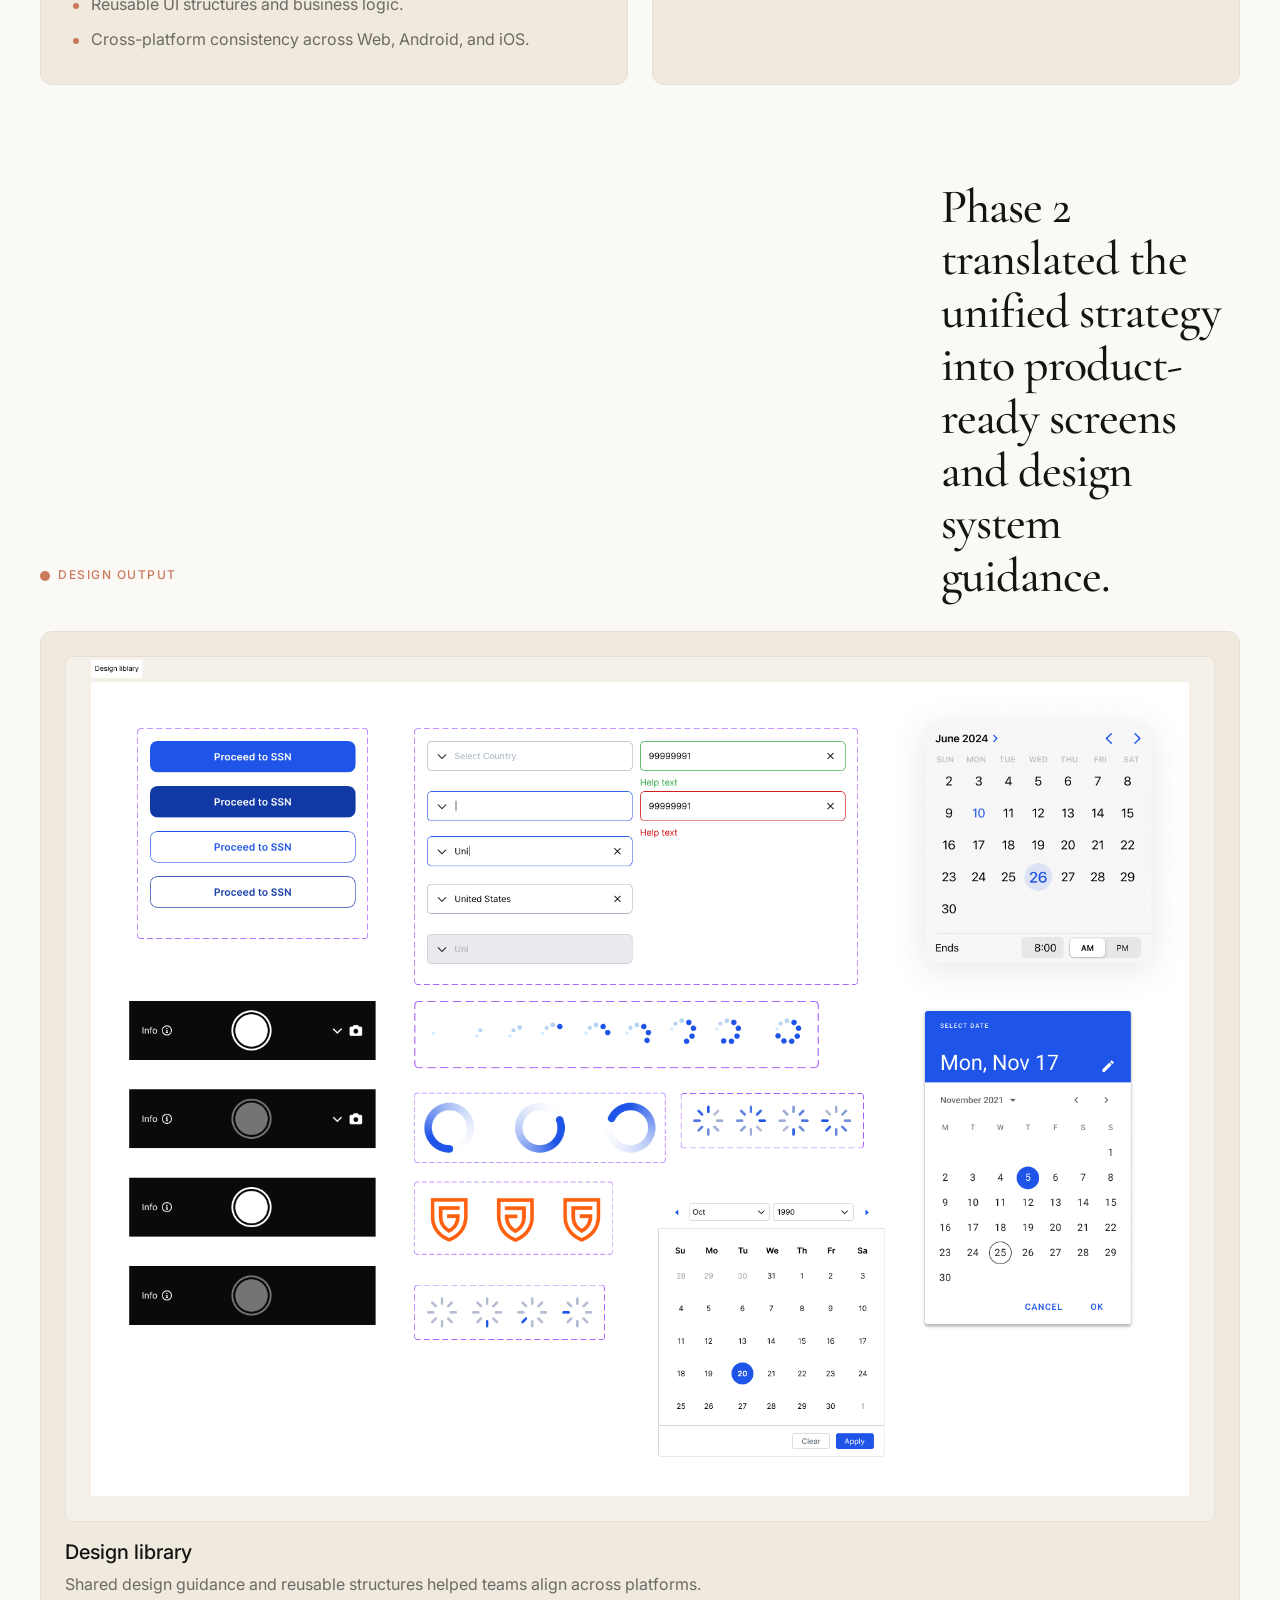
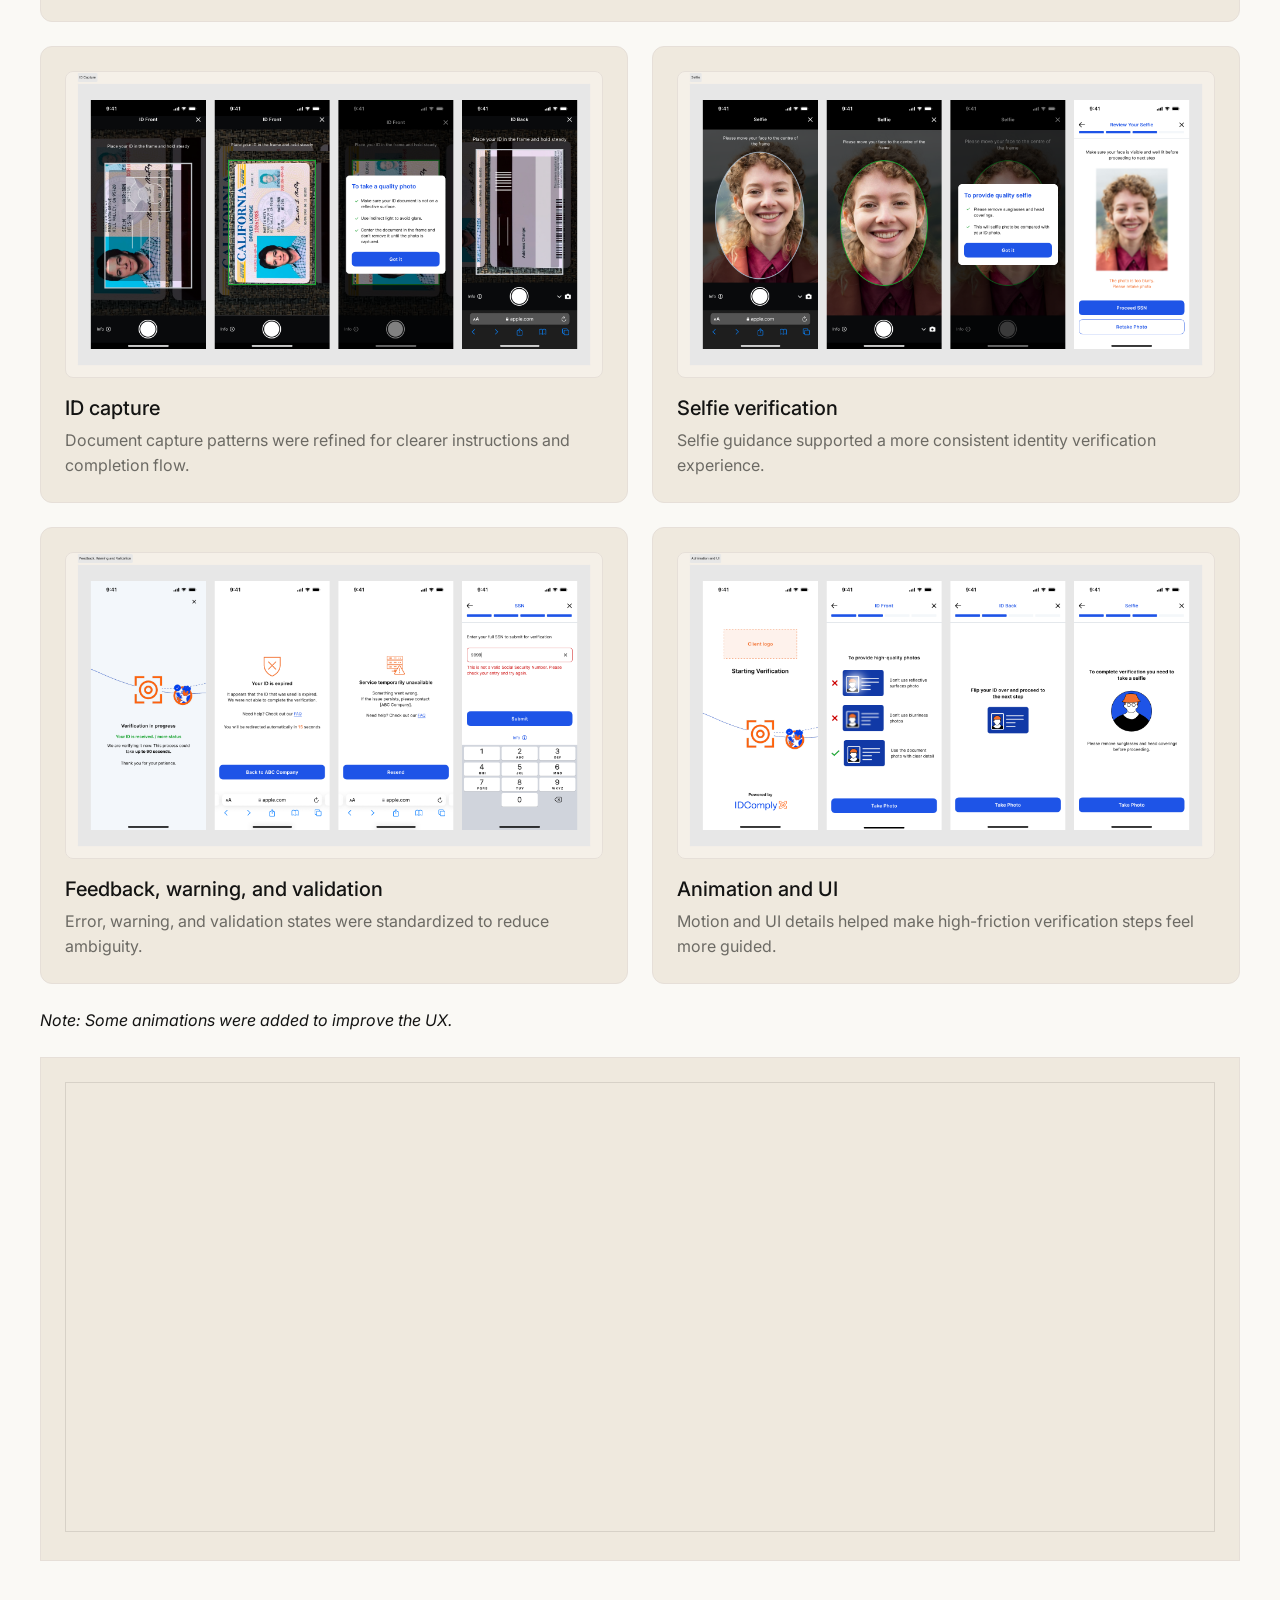
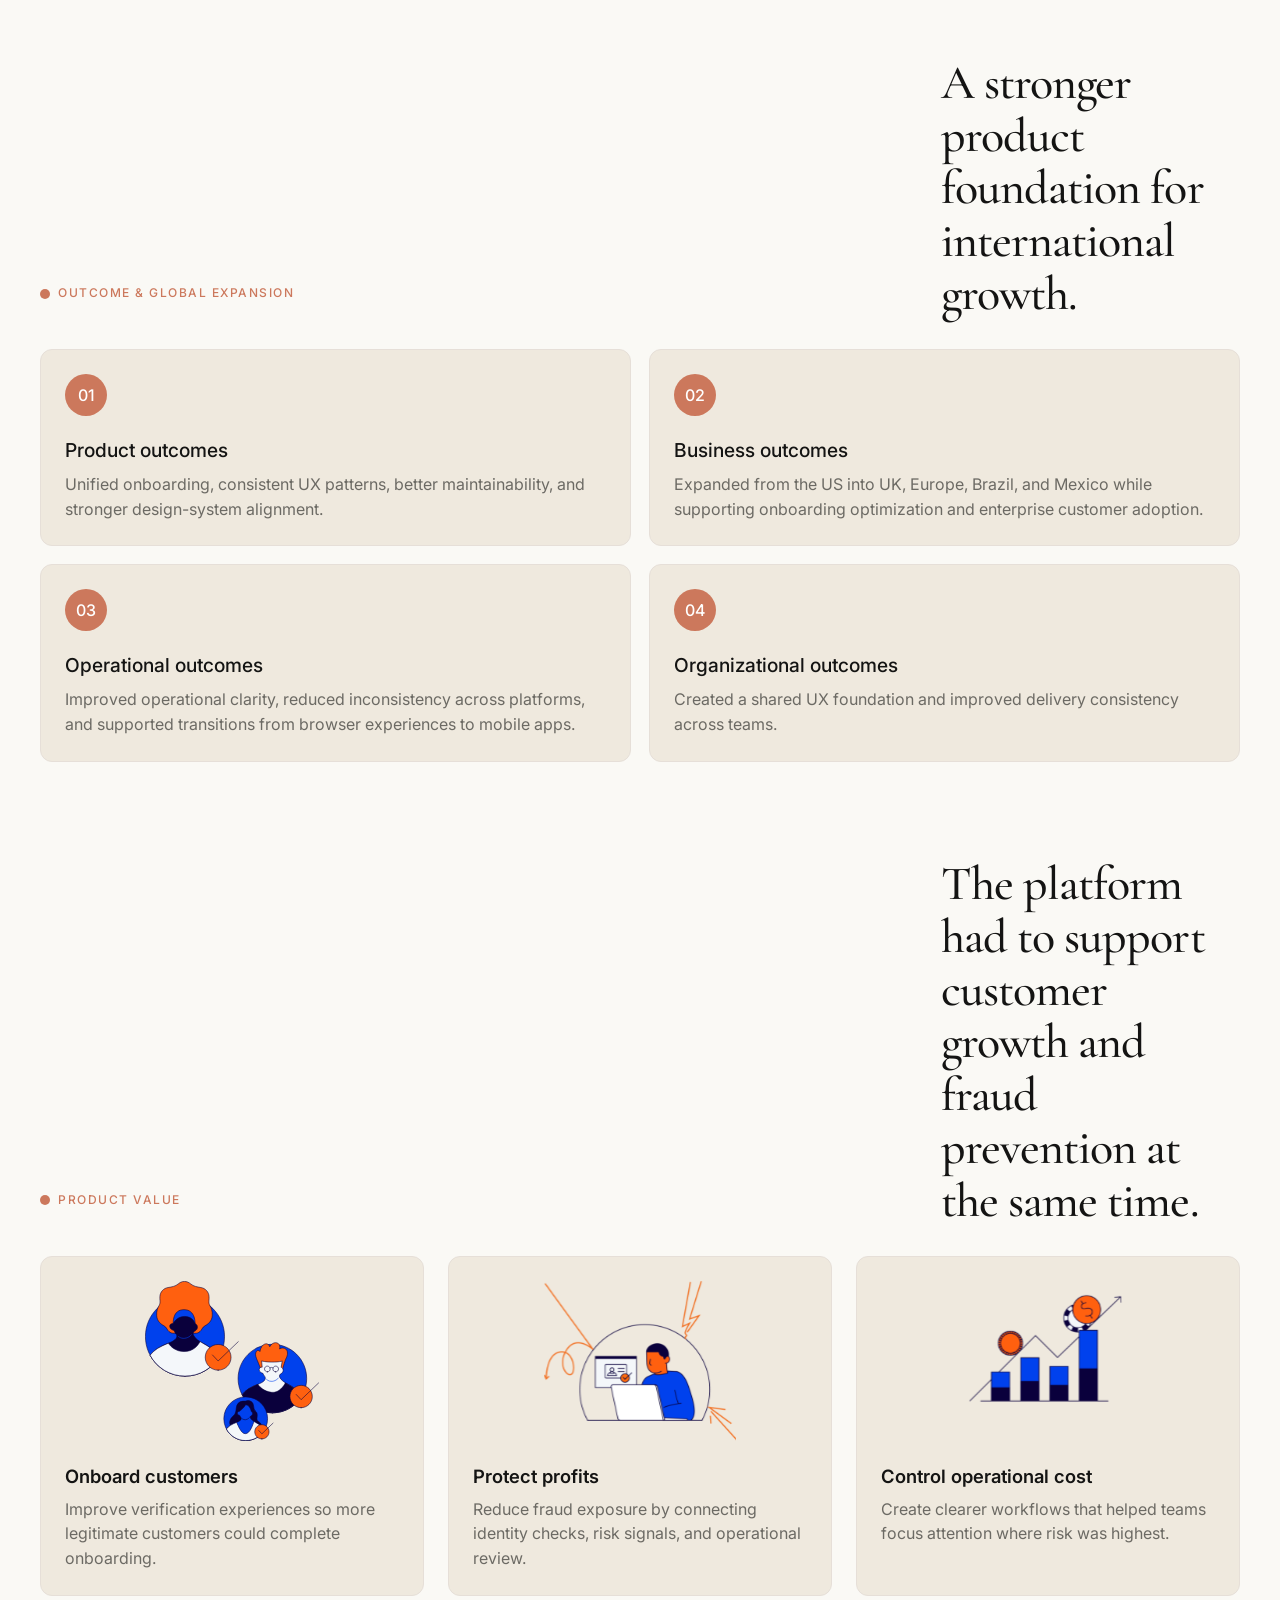
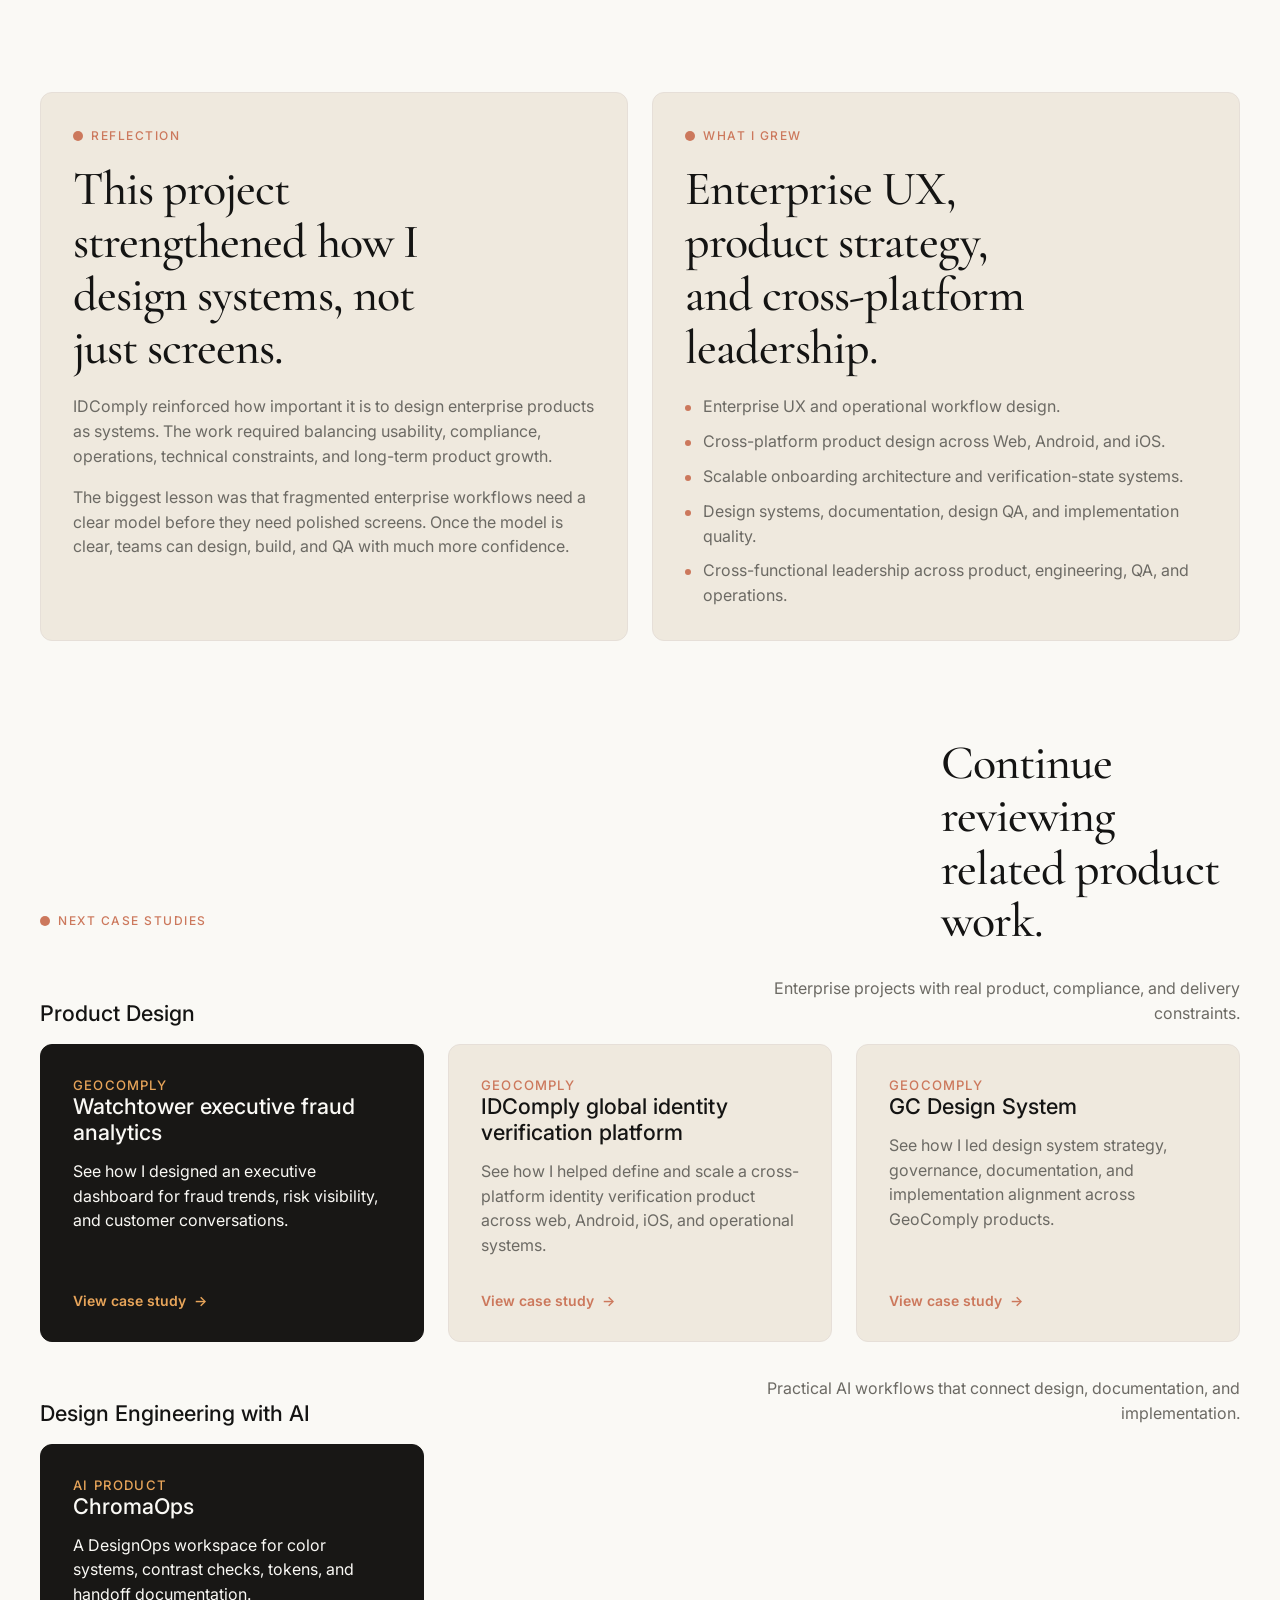
<file: idcomply.html>
<!DOCTYPE html>
<html lang="en">
  <head>
    <meta charset="UTF-8" />
    <meta name="viewport" content="width=device-width, initial-scale=1.0" />
    <title>IDComply Case Study | Thach Dang Van</title>
    <meta
      name="description"
      content="IDComply portfolio case study by Thach Dang Van. Building and scaling a global identity verification platform across web, Android, and iOS."
    />
    <link rel="preconnect" href="https://fonts.googleapis.com" />
    <link rel="preconnect" href="https://fonts.gstatic.com" crossorigin />
    <link rel="icon" href="fi-bs-magic-wand.svg" type="image/svg+xml" />
    <link
      href="https://fonts.googleapis.com/css2?family=Cormorant+Garamond:wght@500&family=Inter:wght@400;500;600;700&display=swap"
      rel="stylesheet"
    />
    <script>
      const storedTheme = localStorage.getItem('portfolio-theme');
      const preferredTheme = window.matchMedia('(prefers-color-scheme: dark)').matches ? 'dark' : 'light';
      document.documentElement.dataset.theme = storedTheme || preferredTheme;
    </script>
    <link rel="stylesheet" href="styles.css" />
  </head>
  <body data-protected-case data-case-title="IDComply">
    <div class="page-shell case-shell">
      <header class="site-header">
        <a class="brand" href="index.html#top">
          <span class="brand-mark">TD</span>
          <span class="brand-text">Thach Dang Van</span>
        </a>
        <nav class="site-nav" aria-label="Primary navigation">
          <a href="index.html#work">Work</a>
          <a href="cv.html">My CV</a>
          <a href="index.html#contact">Contact</a>
        </nav>
      </header>

      <main id="top">
        <section class="case-hero section">
          <div class="case-hero-copy">
            <a class="back-link" href="index.html#work">Back to selected work</a>
            <p class="eyebrow">GeoComply | Identity verification platform</p>
            <h1>IDComply</h1>
            <p class="case-lead">
              Defining and scaling an identity verification product across Web, Android, iOS,
              and operational tools in regulated markets.
            </p>
            <div class="hero-actions case-actions">
              <a class="button button-primary" href="https://www.geocomply.com/anti-fraud-and-geolocation-solutions/idcomply/" target="_blank" rel="noreferrer">View GeoComply page</a>
            </div>
          </div>
          <aside class="case-summary card">
            <dl>
              <div>
                <dt>Project</dt>
                <dd>IDComply - Global identity verification and fraud prevention platform</dd>
              </div>
              <div>
                <dt>Role</dt>
                <dd>Senior Product Designer</dd>
              </div>
              <div>
                <dt>Timeline</dt>
                <dd>2021 - 2026</dd>
              </div>
              <div>
                <dt>Platforms</dt>
                <dd>Web, Android, iOS, Admin systems</dd>
              </div>
              <div>
                <dt>Markets</dt>
                <dd>US, UK, Europe, Brazil, Mexico</dd>
              </div>
            </dl>
          </aside>
        </section>

        <section class="case-visual idcomply-system-visual card" aria-label="IDComply identity verification ecosystem visual">
          <div class="idc-flow-visual">
            <div class="idc-flow-panel idc-flow-intake">
              <span>01</span>
              <strong>User Intake</strong>
              <small>Name, DOB, address, SSN, phone, email</small>
            </div>
            <div class="idc-flow-panel idc-flow-checks">
              <span>02</span>
              <strong>Verification Checks</strong>
              <small>KYC, KBA, ID + selfie, document capture</small>
            </div>
            <div class="idc-flow-panel idc-flow-risk">
              <span>03</span>
              <strong>Risk Decisioning</strong>
              <small>Fraud signals, sanctions, geolocation, fallback logic</small>
            </div>
            <div class="idc-flow-panel idc-flow-outcome">
              <span>04</span>
              <strong>Outcome & Ops</strong>
              <small>Pass, partial, fail, review, admin workflows</small>
            </div>
            <div class="idc-flow-device" aria-hidden="true">
              <div class="idc-device-topbar"></div>
              <div class="idc-device-avatar">ID</div>
              <div class="idc-device-lines">
                <span></span>
                <span></span>
                <span></span>
              </div>
              <div class="idc-device-status">Verification in progress</div>
            </div>
          </div>
        </section>

        <nav class="case-jump-nav" aria-label="IDComply case study sections">
          <a href="#overview">Overview</a>
          <a href="#challenge">Challenge</a>
          <a href="#phase-one">Phase 1</a>
          <a href="#phase-two">Phase 2</a>
          <a href="#design-output">Design Output</a>
          <a href="#process">Process</a>
          <a href="#outcome">Outcome</a>
          <a href="#reflection">Reflection</a>
        </nav>

        <section class="section recruiter-snapshot" aria-label="IDComply quick scan summary">
          <div class="section-heading">
            <p class="eyebrow">Case Study Highlights</p>
            <h2>What this project shows.</h2>
          </div>
          <div class="watchtower-chart-grid">
            <article class="watchtower-chart-card card">
              <span>01</span>
              <h3>0-to-1 product definition</h3>
              <p>I helped turn fragmented requirements into the first working version of IDComply.</p>
            </article>
            <article class="watchtower-chart-card card">
              <span>02</span>
              <h3>Cross-platform systems thinking</h3>
              <p>I audited and unified onboarding experiences across Android, iOS, Web, and operational systems.</p>
            </article>
            <article class="watchtower-chart-card card">
              <span>03</span>
              <h3>Enterprise collaboration</h3>
              <p>I worked with PMs, engineers, QA, operations, and compliance-aware stakeholders throughout delivery.</p>
            </article>
            <article class="watchtower-chart-card card">
              <span>04</span>
              <h3>Global scalability</h3>
              <p>The platform expanded from the US into UK, Europe, Brazil, and Mexico with a stronger UX foundation.</p>
            </article>
          </div>
        </section>

        <section class="section case-section-grid" id="overview">
          <article class="case-block card">
            <p class="eyebrow">Overview</p>
            <h2>An identity verification product for regulated markets.</h2>
            <p>
              IDComply helps businesses verify users, manage KYC requirements, and reduce fraud
              risk during onboarding. The product had to support different markets, platforms,
              verification methods, and operational review needs.
            </p>
            <p>
              The product combines identity checks, KYC/AML workflows, device and fraud signals,
              geolocation checks, and operational monitoring into one onboarding flow.
            </p>
          </article>

          <article class="case-block card">
            <p class="eyebrow">My Contribution</p>
            <h2>I contributed across two major product phases.</h2>
            <ul class="detail-list">
              <li>Defined and designed the first version from unclear requirements.</li>
              <li>Led UX unification across Android, iOS, Web, and operational systems.</li>
              <li>Structured onboarding workflows, verification states, and operational product patterns.</li>
              <li>Supported implementation through documentation, design QA, and developer collaboration.</li>
            </ul>
          </article>
        </section>

        <section class="section">
          <div class="section-heading">
            <p class="eyebrow">Product Ecosystem</p>
            <h2>The product brought multiple checks into one onboarding flow.</h2>
          </div>
          <div class="idcomply-capability-grid">
            <article class="card idcomply-capability-card">
              <img src="assets/idcomply/id-verification.png" alt="Identity verification icon" />
              <h3>Identity verification</h3>
              <p>Verify identity by comparing personal details such as date of birth, address, name, and SSN against authoritative sources.</p>
            </article>
            <article class="card idcomply-capability-card">
              <img src="assets/idcomply/phone-verification.png" alt="Phone number verification icon" />
              <h3>Phone number verification</h3>
              <p>Validate personal details with mobile carriers and screen the number for any prior fraudulent activity.</p>
            </article>
            <article class="card idcomply-capability-card">
              <img src="assets/idcomply/Artboard-1-copy-73@2x.webp" alt="Email insights icon" />
              <h3>Email insights</h3>
              <p>Verify and validate any email address within one request.</p>
            </article>
            <article class="card idcomply-capability-card">
              <img src="assets/idcomply/kyc-aml-compliance.png" alt="KYC and AML compliance icon" />
              <h3>KYC/AML compliance</h3>
              <p>Monitor risk in real time, including PEP, OFAC, HIO, sanctions lists, and criminal records.</p>
            </article>
            <article class="card idcomply-capability-card">
              <img src="assets/idcomply/identity-theft.png" alt="Fraud prevention icon" />
              <h3>Fraud prevention</h3>
              <p>Prevent fraudulent activity such as multi-accounting, bonus abuse, identity theft, account takeover, and more.</p>
            </article>
            <article class="card idcomply-capability-card">
              <img src="assets/idcomply/id-selfie-verification.png" alt="ID and selfie verification icon" />
              <h3>ID + selfie verification</h3>
              <p>Automatically verify high-risk customers with photo ID and selfie checks in a snap.</p>
            </article>
            <article class="card idcomply-capability-card">
              <img src="assets/idcomply/knowledge-based-authentication.png" alt="Knowledge-based authentication icon" />
              <h3>Knowledge-based authentication (KBA)</h3>
              <p>Verify users with out-of-wallet questions pulled from their official credit records. KBA is only required in some U.S. states.</p>
            </article>
            <article class="card idcomply-capability-card">
              <img src="assets/idcomply/geometrics.png" alt="Core for Authentication icon" />
              <h3>Core for Authentication</h3>
              <p>CfA is a frictionless authentication solution that fulfills enhanced KYC requirements and prevents fraud early using advanced geolocation technology and gaming insights.</p>
            </article>
          </div>
        </section>

        <section class="section" id="challenge">
          <div class="section-heading">
            <p class="eyebrow">Business Context</p>
            <h2>GeoComply needed an identity verification system that could support new markets.</h2>
          </div>
          <div class="case-section-grid idcomply-business-grid">
            <article class="case-block card">
              <h3>The business need</h3>
              <p>
              GeoComply needed a product that could support different markets, verification methods,
              enterprise onboarding workflows, fraud-prevention operations, and compliance requirements.
              </p>
              <p>
              It also needed to improve onboarding completion, reduce operational friction, work well
              on mobile, and scale into new international markets.
              </p>
            </article>
            <article class="case-block card">
              <h3>The UX challenge</h3>
              <p>
              Identity verification is not a simple form. It includes verification methods, risk
              signals, fraud logic, review workflows, regional compliance rules, platform limits,
              edge cases, and fallback paths.
              </p>
              <p>
              The design challenge was keeping the flow understandable for users, efficient for
              operations, realistic for engineers, and flexible enough for different markets and clients.
              </p>
              <p>The platform supported multiple environments:</p>
              <ul class="detail-list">
                <li>iOS applications.</li>
                <li>Android applications.</li>
                <li>Multiple browser experiences.</li>
                <li>Internal operational and admin systems.</li>
              </ul>
              <p>IDComply also contained many onboarding flows and verification scenarios:</p>
              <ul class="detail-list">
                <li>KYC, KBA, and IDPV.</li>
                <li>Document capture flows.</li>
                <li>Multi-step and partial verification experiences.</li>
                <li>Risk-based onboarding paths.</li>
              </ul>
              <p>
                Each flow had different business logic, technical constraints, UX requirements, and
                regulatory considerations. Another major challenge was maintaining cross-platform
                consistency, shared onboarding logic, unified content structure, and standardized
                interaction behaviors while still respecting native mobile behaviors, responsive
                requirements, browser limitations, and market-specific compliance rules.
              </p>
              <p>
                The system also needed to support responsive layouts, reusable onboarding patterns,
                shared architecture, modular verification methods, and future onboarding expansion.
              </p>
              <p>
              The core UX challenge was turning a fragmented technical system into a consistent
              experience across platforms, markets, and operational scenarios.
              </p>
            </article>
          </div>
        </section>

        <section class="section split-section" id="phase-one">
          <div class="section-heading narrow">
            <p class="eyebrow">Phase 1</p>
            <h2>Building the first version from ambiguity.</h2>
          </div>
          <div class="card case-block">
            <p>
              When the project started, there was no clear workflow, no unified onboarding structure,
              and no shared understanding of how the system should work.
              Requirements came from business stakeholders, PMs, engineering teams, compliance needs,
              and operational workflows.
            </p>
            <p>
              My role went beyond screen design. I gathered requirements, organized discussions,
              wrote product documentation, mapped constraints, and helped define the initial product
              behavior with PMs and engineers.
            </p>
            <ul class="detail-list">
              <li>Gathered and synthesized fragmented requirements.</li>
              <li>Mapped onboarding journeys, edge cases, and verification logic.</li>
              <li>Translated technical workflows into user-facing experiences.</li>
              <li>Created the first design direction and MVP product structure.</li>
            </ul>
          </div>
        </section>

        <section class="section">
          <div class="section-heading">
            <p class="eyebrow">Verification Logic</p>
            <h2>Waterfall logic helped turn complex checks into a guided onboarding system.</h2>
          </div>
          <article class="screen-shot card screen-shot-large idcomply-process-visual">
            <img src="assets/idcomply/waterfall-process.svg" alt="IDComply waterfall verification process" />
            <div>
              <h3>Waterfall verification process</h3>
              <p>
                The product needed to support multiple verification paths depending on user data,
                regional requirements, risk signals, and fallback scenarios. Mapping this logic helped
                the team align product behavior before final interface design.
              </p>
            </div>
          </article>
        </section>

        <section class="section case-section-grid">
          <article class="case-block card">
            <p class="eyebrow">Discovery & Definition</p>
            <h2>The first step was making the system visible.</h2>
            <p>
              I worked with teams to understand verification logic, fraud review flows, compliance
              requirements, operational workflows, and onboarding edge cases. Before designing screens,
              we needed to agree on how the product should behave.
            </p>
            <ul class="detail-list">
              <li>Stakeholder workshops and alignment discussions.</li>
              <li>Workflow analysis and technical dependency mapping.</li>
              <li>Requirement gathering and product documentation.</li>
              <li>Operational flow and onboarding journey mapping.</li>
            </ul>
          </article>
          <article class="case-block card">
            <p class="eyebrow">First MVP</p>
            <h2>From abstract requirements to a usable first version.</h2>
            <p>
              After consolidating requirements and workflows, I designed the first product structure
              and onboarding experience for IDComply. This included onboarding flows, verification
              states, operational workflows, dashboard concepts, information hierarchy, risk visibility,
              and system behaviors.
            </p>
            <p>
              The first release established the product foundation: onboarding structure, verification
              states, operational workflows, and the direction for future expansion.
            </p>
          </article>
        </section>

        <section class="section split-section" id="phase-two">
          <div class="section-heading narrow">
            <p class="eyebrow">Phase 2</p>
            <h2>Unifying the platform as the product expanded.</h2>
          </div>
          <div class="card case-block">
            <p>
              As IDComply evolved, the ecosystem became increasingly fragmented across Android, iOS,
              browser applications, and internal operational systems. Each platform had different UI
              patterns, content structures, interaction behaviors, onboarding flows, and verification
              logic.
            </p>
            <p>
              This made the product harder to maintain and harder for users to understand. The next
              phase needed shared onboarding logic, consistent content, and reusable design patterns.
            </p>
          </div>
          <article class="screen-shot card screen-shot-large idcomply-structure-visual idcomply-phase-two-structure">
            <img src="assets/idcomply/structure-redesign-transparent.png" alt="IDComply platform structure diagram" />
            <div>
              <h3>Platform structure</h3>
              <p>
                I created the platform structure to define what needed to be designed for the
                IDComply identity platform, including onboarding flows, verification methods,
                operational tools, risk signals, compliance requirements, and cross-platform touchpoints.
              </p>
            </div>
          </article>
        </section>

        <section class="section" id="process">
          <div class="section-heading">
            <p class="eyebrow">Process</p>
            <h2>Audit, unify, document, and validate.</h2>
          </div>
          <div class="ia-layer-grid">
            <article class="card case-card ia-layer">
              <span>Step 1</span>
              <h3>Cross-platform UX audit</h3>
              <p>I collected and compared Android, iOS, Web, onboarding states, operational scenarios, content inconsistencies, and edge cases.</p>
            </article>
            <article class="card case-card ia-layer">
              <span>Step 2</span>
              <h3>Unified strategy</h3>
              <p>I proposed shared UX principles, content rules, onboarding logic, behaviors, and reusable patterns.</p>
            </article>
            <article class="card case-card ia-layer">
              <span>Step 3</span>
              <h3>Design system & QA</h3>
              <p>I supported shared components, standardized patterns, design documentation, implementation validation, and cross-platform design QA.</p>
            </article>
          </div>
        </section>

        <section class="section case-section-grid">
          <article class="case-block card">
            <p class="eyebrow">Unified Experience</p>
            <h2>One onboarding system instead of disconnected experiences.</h2>
            <p>
              The redesigned experience introduced shared onboarding flows, consistent verification
              states, reusable UI structures, and clearer operational workflows.
            </p>
            <ul class="detail-list">
              <li>Unified UX principles and content strategy.</li>
              <li>Standardized onboarding logic and verification states.</li>
              <li>Reusable UI structures and business logic.</li>
              <li>Cross-platform consistency across Web, Android, and iOS.</li>
            </ul>
          </article>
          <article class="case-block card">
            <p class="eyebrow">Collaboration</p>
            <h2>Consistency required close cross-functional collaboration.</h2>
            <p>
              I worked with Android, iOS, Web, backend/admin, PM, QA, and operations teams. We reviewed
              workflows, edge cases, implementation details, and behavior consistency across platforms.
            </p>
          </article>
        </section>

        <section class="section" id="design-output">
          <div class="section-heading">
            <p class="eyebrow">Design Output</p>
            <h2>Phase 2 translated the unified strategy into product-ready screens and design system guidance.</h2>
          </div>
          <div class="screen-gallery idcomply-phase-two-gallery">
            <article class="screen-shot card screen-shot-large">
              <img src="assets/idcomply/design-library.png" alt="IDComply design library output" loading="lazy" />
              <div>
                <h3>Design library</h3>
                <p>Shared design guidance and reusable structures helped teams align across platforms.</p>
              </div>
            </article>
            <article class="screen-shot card">
              <img src="assets/idcomply/id-capture.png" alt="IDComply ID capture flow design" loading="lazy" />
              <div>
                <h3>ID capture</h3>
                <p>Document capture patterns were refined for clearer instructions and completion flow.</p>
              </div>
            </article>
            <article class="screen-shot card">
              <img src="assets/idcomply/selfie.png" alt="IDComply selfie verification flow design" loading="lazy" />
              <div>
                <h3>Selfie verification</h3>
                <p>Selfie guidance supported a more consistent identity verification experience.</p>
              </div>
            </article>
            <article class="screen-shot card">
              <img src="assets/idcomply/feedback-warning-validation.png" alt="IDComply feedback warning and validation UI states" loading="lazy" />
              <div>
                <h3>Feedback, warning, and validation</h3>
                <p>Error, warning, and validation states were standardized to reduce ambiguity.</p>
              </div>
            </article>
            <article class="screen-shot card">
              <img src="assets/idcomply/animation-and-ui.png" alt="IDComply animation and UI design output" loading="lazy" />
              <div>
                <h3>Animation and UI</h3>
                <p>Motion and UI details helped make high-friction verification steps feel more guided.</p>
              </div>
            </article>
          </div>
          <p class="idc-ux-note" style="margin-top:24px;color:var(--text-muted);font-style:italic;">Note: Some animations were added to improve the UX.</p>
          <div class="idcomply-figma-embed card" style="margin-top:24px;padding:24px;">
            <iframe style="border: 1px solid rgba(0, 0, 0, 0.1); width:100%;" width="800" height="450" src="https://embed.figma.com/proto/7gbqg9CV1qpC9qHI8sALRH/IDComply?node-id=87-36760&viewport=191%2C251%2C0.58&scaling=scale-down&content-scaling=fixed&starting-point-node-id=87%3A36380&page-id=87%3A35415&embed-host=share" allowfullscreen></iframe>
          </div>
        </section>

        <section class="section" id="outcome">
          <div class="section-heading">
            <p class="eyebrow">Outcome & Global Expansion</p>
            <h2>A stronger product foundation for international growth.</h2>
          </div>
          <div class="watchtower-chart-grid">
            <article class="watchtower-chart-card card">
              <span>01</span>
              <h3>Product outcomes</h3>
              <p>Unified onboarding, consistent UX patterns, better maintainability, and stronger design-system alignment.</p>
            </article>
            <article class="watchtower-chart-card card">
              <span>02</span>
              <h3>Business outcomes</h3>
              <p>Expanded from the US into UK, Europe, Brazil, and Mexico while supporting onboarding optimization and enterprise customer adoption.</p>
            </article>
            <article class="watchtower-chart-card card">
              <span>03</span>
              <h3>Operational outcomes</h3>
              <p>Improved operational clarity, reduced inconsistency across platforms, and supported transitions from browser experiences to mobile apps.</p>
            </article>
            <article class="watchtower-chart-card card">
              <span>04</span>
              <h3>Organizational outcomes</h3>
              <p>Created a shared UX foundation and improved delivery consistency across teams.</p>
            </article>
          </div>
        </section>

        <section class="section">
          <div class="section-heading">
            <p class="eyebrow">Product Value</p>
            <h2>The platform had to support customer growth and fraud prevention at the same time.</h2>
          </div>
          <div class="idcomply-value-grid">
            <article class="card idcomply-value-card">
              <img src="assets/idcomply/onboard-customers.svg" alt="Onboard customers illustration" />
              <h3>Onboard customers</h3>
              <p>Improve verification experiences so more legitimate customers could complete onboarding.</p>
            </article>
            <article class="card idcomply-value-card">
              <img src="assets/idcomply/protect-profits.svg" alt="Protect profits illustration" />
              <h3>Protect profits</h3>
              <p>Reduce fraud exposure by connecting identity checks, risk signals, and operational review.</p>
            </article>
            <article class="card idcomply-value-card">
              <img src="assets/idcomply/focus-costs.svg" alt="Focus costs illustration" />
              <h3>Control operational cost</h3>
              <p>Create clearer workflows that helped teams focus attention where risk was highest.</p>
            </article>
          </div>
        </section>

        <section class="section case-section-grid" id="reflection">
          <article class="case-block card">
            <p class="eyebrow">Reflection</p>
            <h2>This project strengthened how I design systems, not just screens.</h2>
            <p>
              IDComply reinforced how important it is to design enterprise products as systems.
              The work required balancing usability, compliance, operations, technical constraints,
              and long-term product growth.
            </p>
            <p>
              The biggest lesson was that fragmented enterprise workflows need a clear model before
              they need polished screens. Once the model is clear, teams can design, build, and QA
              with much more confidence.
            </p>
          </article>
          <article class="case-block card">
            <p class="eyebrow">What I Grew</p>
            <h2>Enterprise UX, product strategy, and cross-platform leadership.</h2>
            <ul class="detail-list">
              <li>Enterprise UX and operational workflow design.</li>
              <li>Cross-platform product design across Web, Android, and iOS.</li>
              <li>Scalable onboarding architecture and verification-state systems.</li>
              <li>Design systems, documentation, design QA, and implementation quality.</li>
              <li>Cross-functional leadership across product, engineering, QA, and operations.</li>
            </ul>
          </article>
        </section>

        <section class="section case-next-section" aria-label="Read another case study">
          <div class="section-heading">
            <p class="eyebrow">Next Case Studies</p>
            <h2>Continue reviewing related product work.</h2>
          </div>
          <div class="work-category-heading">
            <h3>Product Design</h3>
            <p>Enterprise projects with real product, compliance, and delivery constraints.</p>
          </div>
          <div class="card-grid work-grid">
            <article class="card project-card">
              <a href="watchtower.html" aria-label="Open Watchtower case study">
                <div class="project-meta">GeoComply</div>
                <h3>Watchtower executive fraud analytics</h3>
                <p>See how I designed an executive dashboard for fraud trends, risk visibility, and customer conversations.</p>
                <span class="card-link">View case study</span>
              </a>
            </article>
            <article class="card project-card">
              <a href="idcomply.html" aria-label="Open IDComply case study">
                <div class="project-meta">GeoComply</div>
                <h3>IDComply global identity verification platform</h3>
                <p>See how I helped define and scale a cross-platform identity verification product across web, Android, iOS, and operational systems.</p>
                <span class="card-link">View case study</span>
              </a>
            </article>
            <article class="card project-card">
              <a href="gc-design-system.html" aria-label="Open GC Design System case study">
                <div class="project-meta">GeoComply</div>
                <h3>GC Design System</h3>
                <p>See how I led design system strategy, governance, documentation, and implementation alignment across GeoComply products.</p>
                <span class="card-link">View case study</span>
              </a>
            </article>
          </div>
          <div class="work-category-heading work-category-heading-spaced">
            <h3>Design Engineering with AI</h3>
            <p>Practical AI workflows that connect design, documentation, and implementation.</p>
          </div>
          <div class="card-grid ai-work-grid">
            <article class="card project-card">
              <a href="chromaops.html" aria-label="Open ChromaOps case study">
                <div class="project-meta">AI Product</div>
                <h3>ChromaOps</h3>
                <p>A DesignOps workspace for color systems, contrast checks, tokens, and handoff documentation.</p>
                <span class="card-link">View case study</span>
              </a>
            </article>
          </div>
        </section>

        <section class="section contact-section" id="contact">
          <div class="contact-card card">
            <p class="eyebrow">Contact</p>
            <h2>Looking for a Senior Product Designer for complex product work?</h2>
            <p>
              Location: Di An Ward, Ho Chi Minh City. Open to Senior Product Design, UX Design, and design system opportunities.
            </p>
            <div class="contact-actions">
              <a class="button button-primary" href="mailto:thachdang1608@gmail.com">thachdang1608@gmail.com</a>
              <a class="button button-secondary" href="cv.html">View CV</a>
              <a class="button button-secondary" href="assets/thach-dang-van-senior-product-designer.pdf" target="_blank" rel="noreferrer">Download CV</a>
              <a class="button button-secondary" href="tel:0984010197">Phone / Zalo: 0984 010 197</a>
              <a class="button button-secondary" href="https://www.linkedin.com/in/mrthach/" target="_blank" rel="noreferrer">LinkedIn</a>
            </div>
          </div>
        </section>
        <a class="back-to-top" href="#top">Back to top</a>
      </main>
    </div>
    <script src="script.js"></script>
  </body>
</html>
</file>
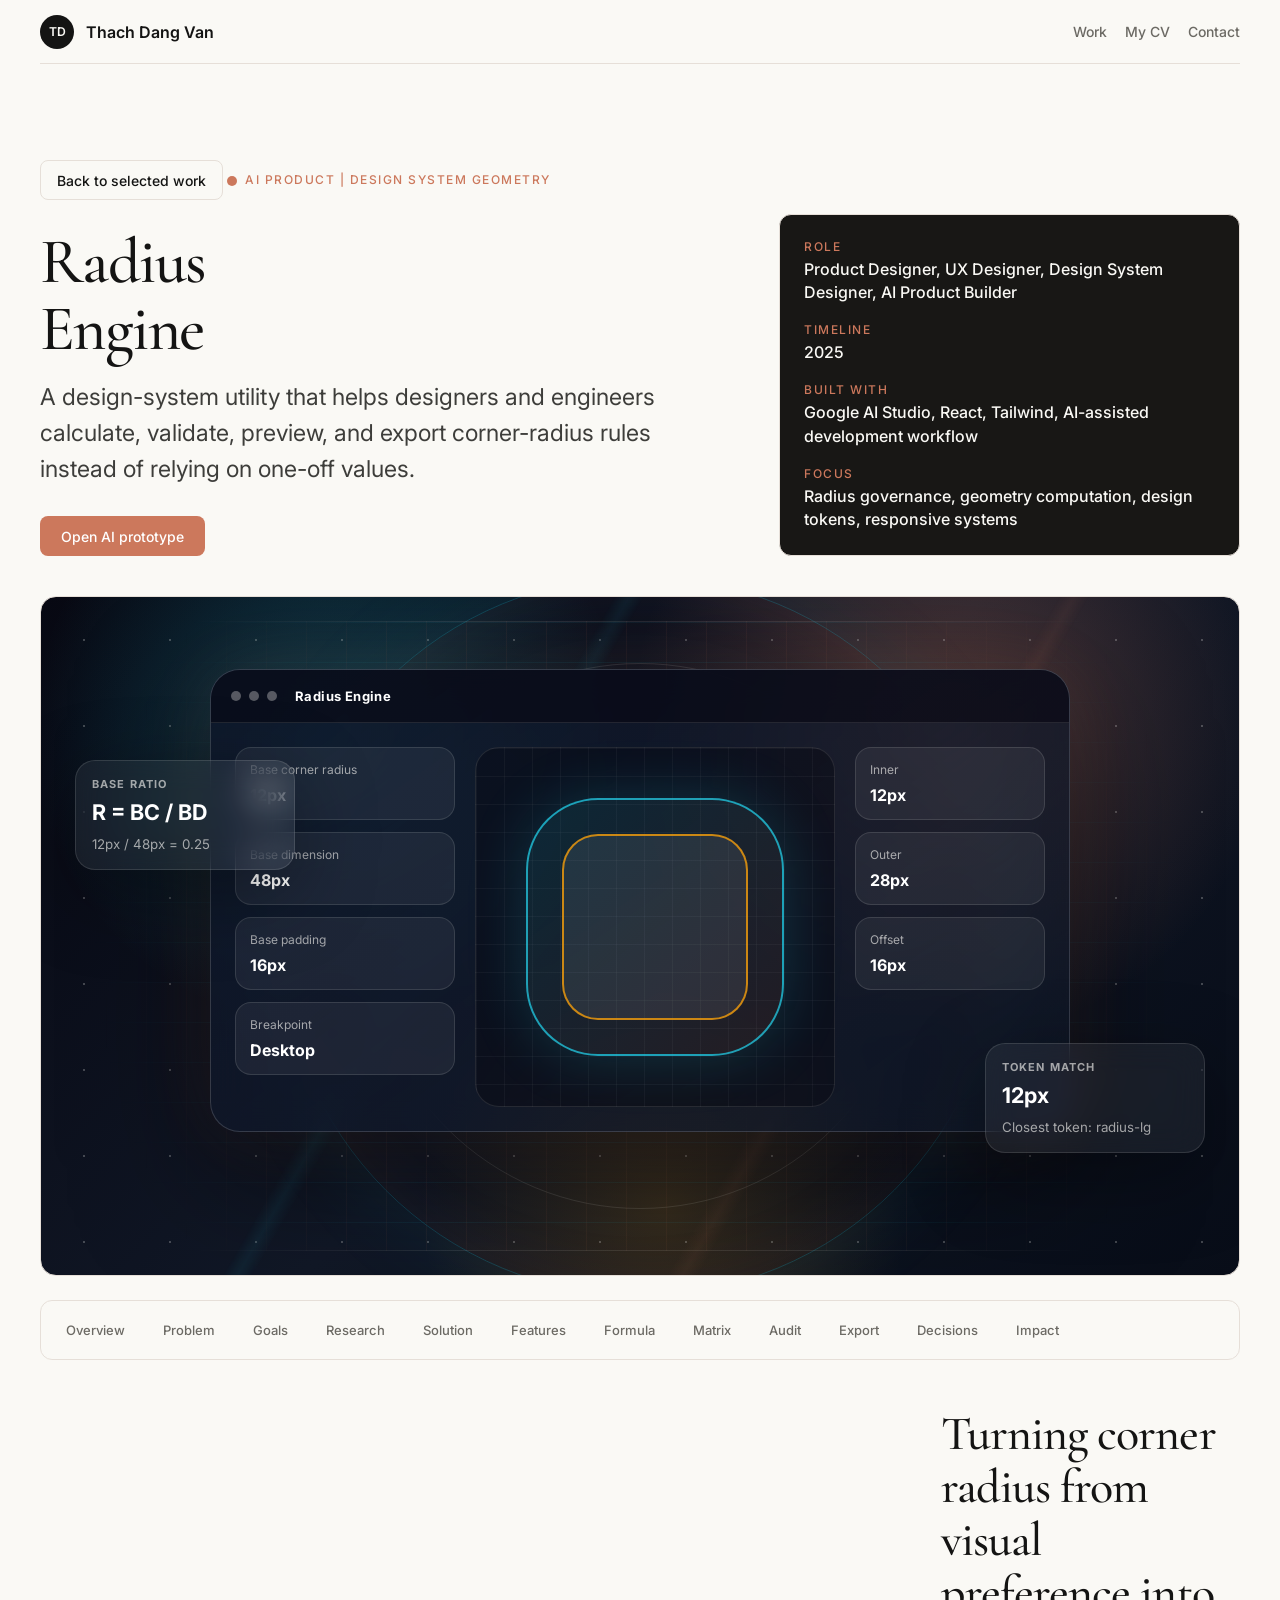
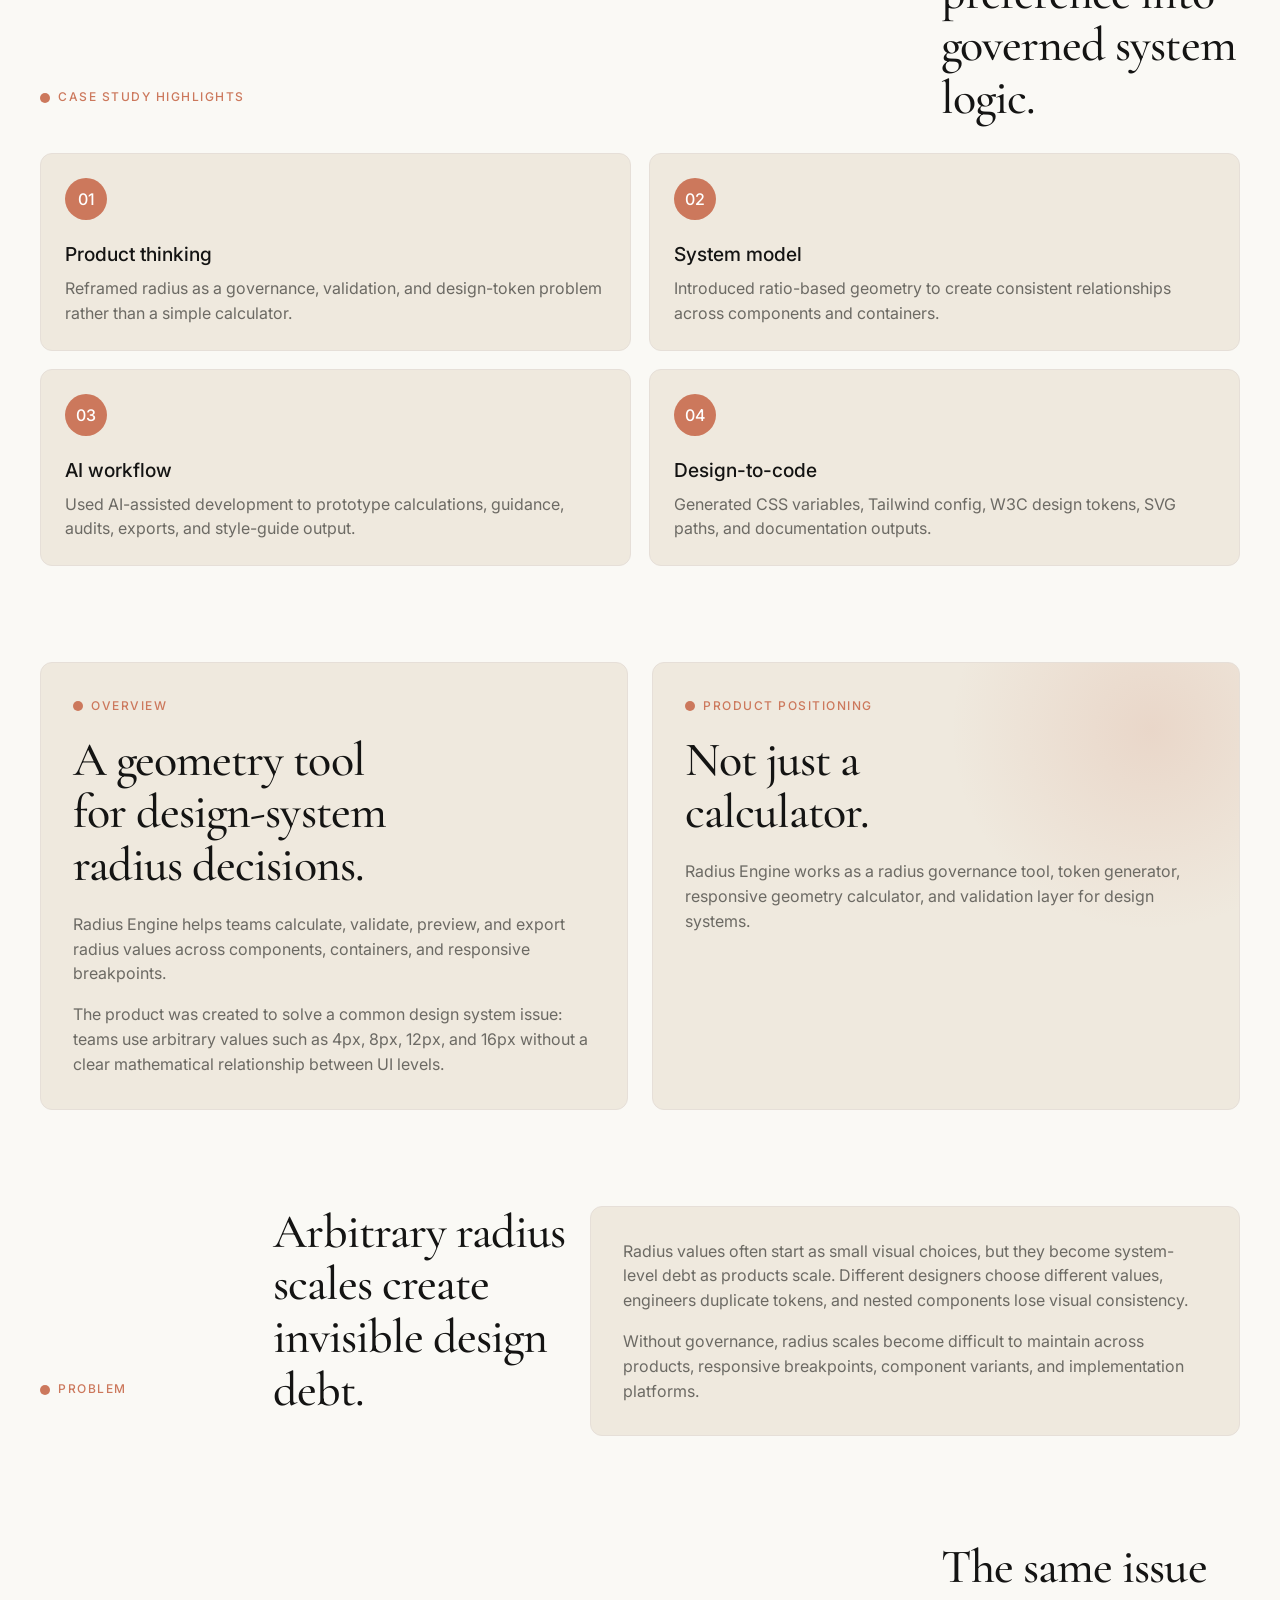
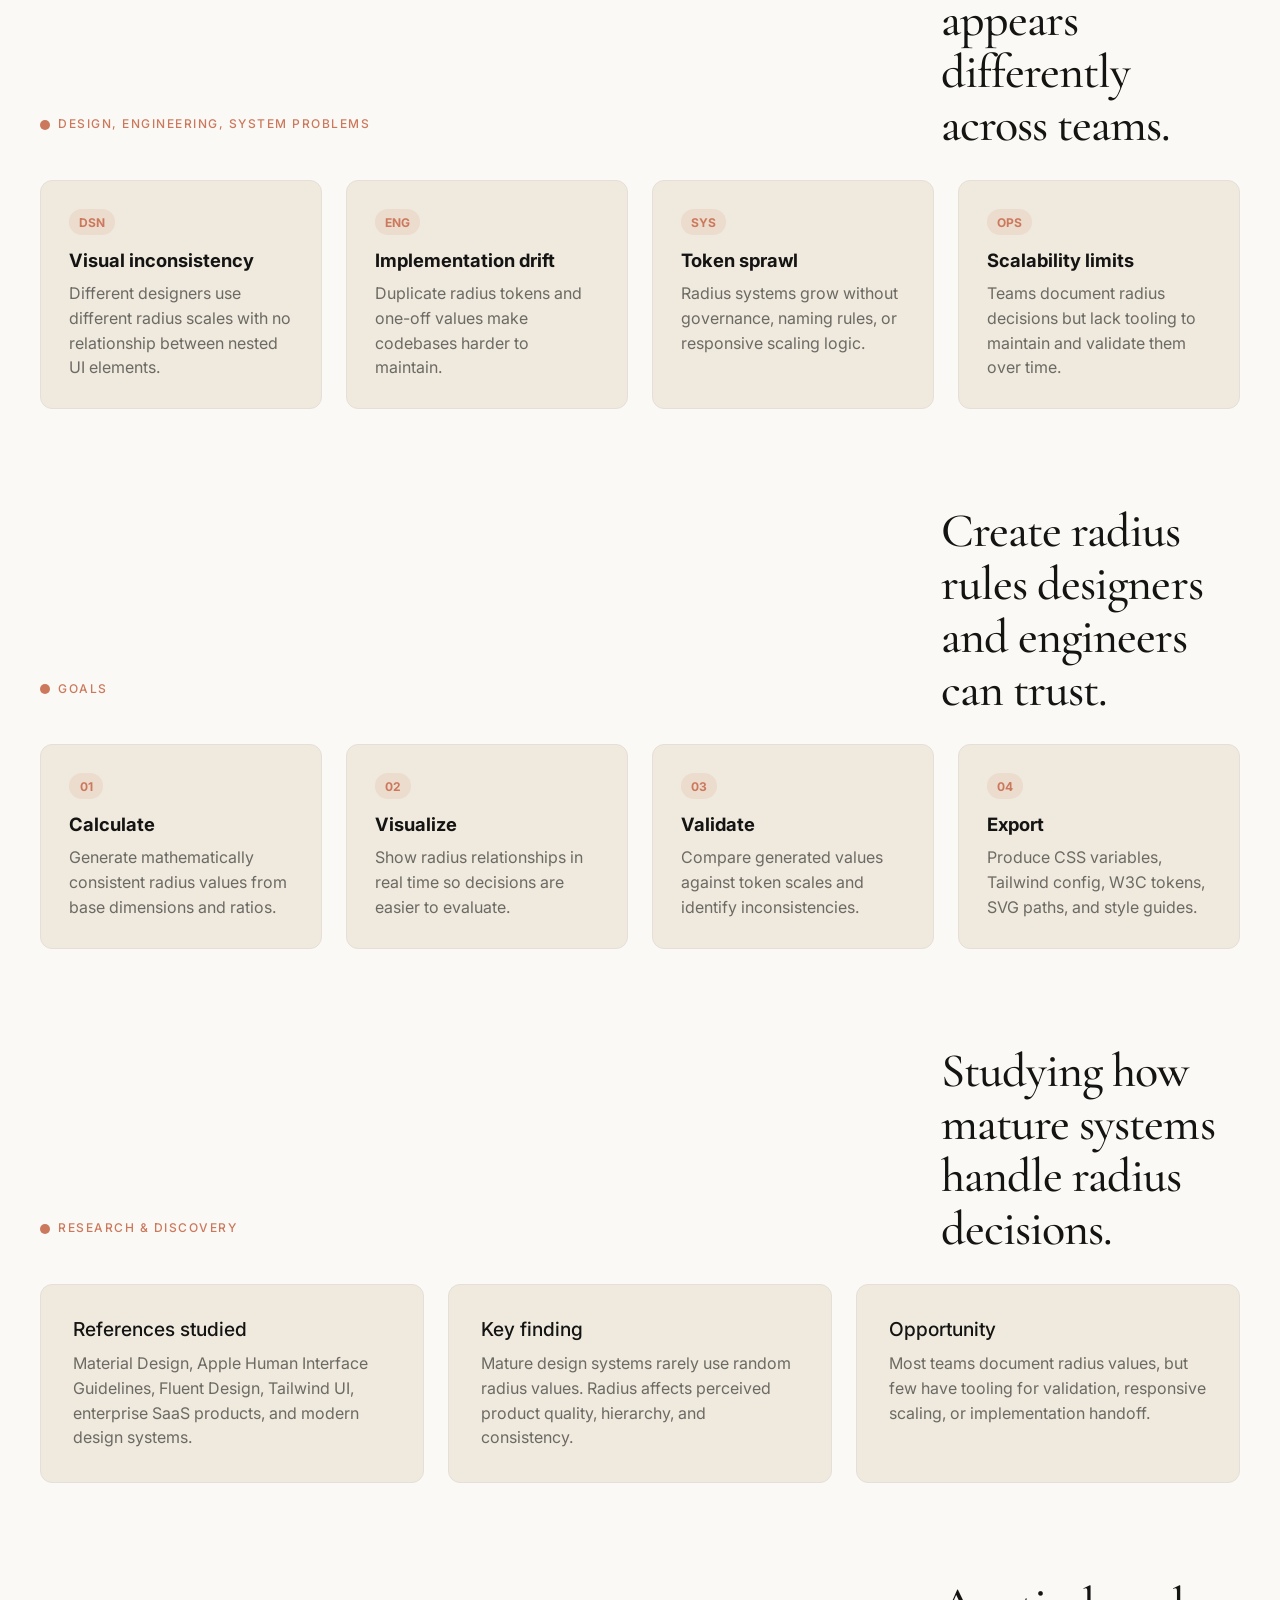
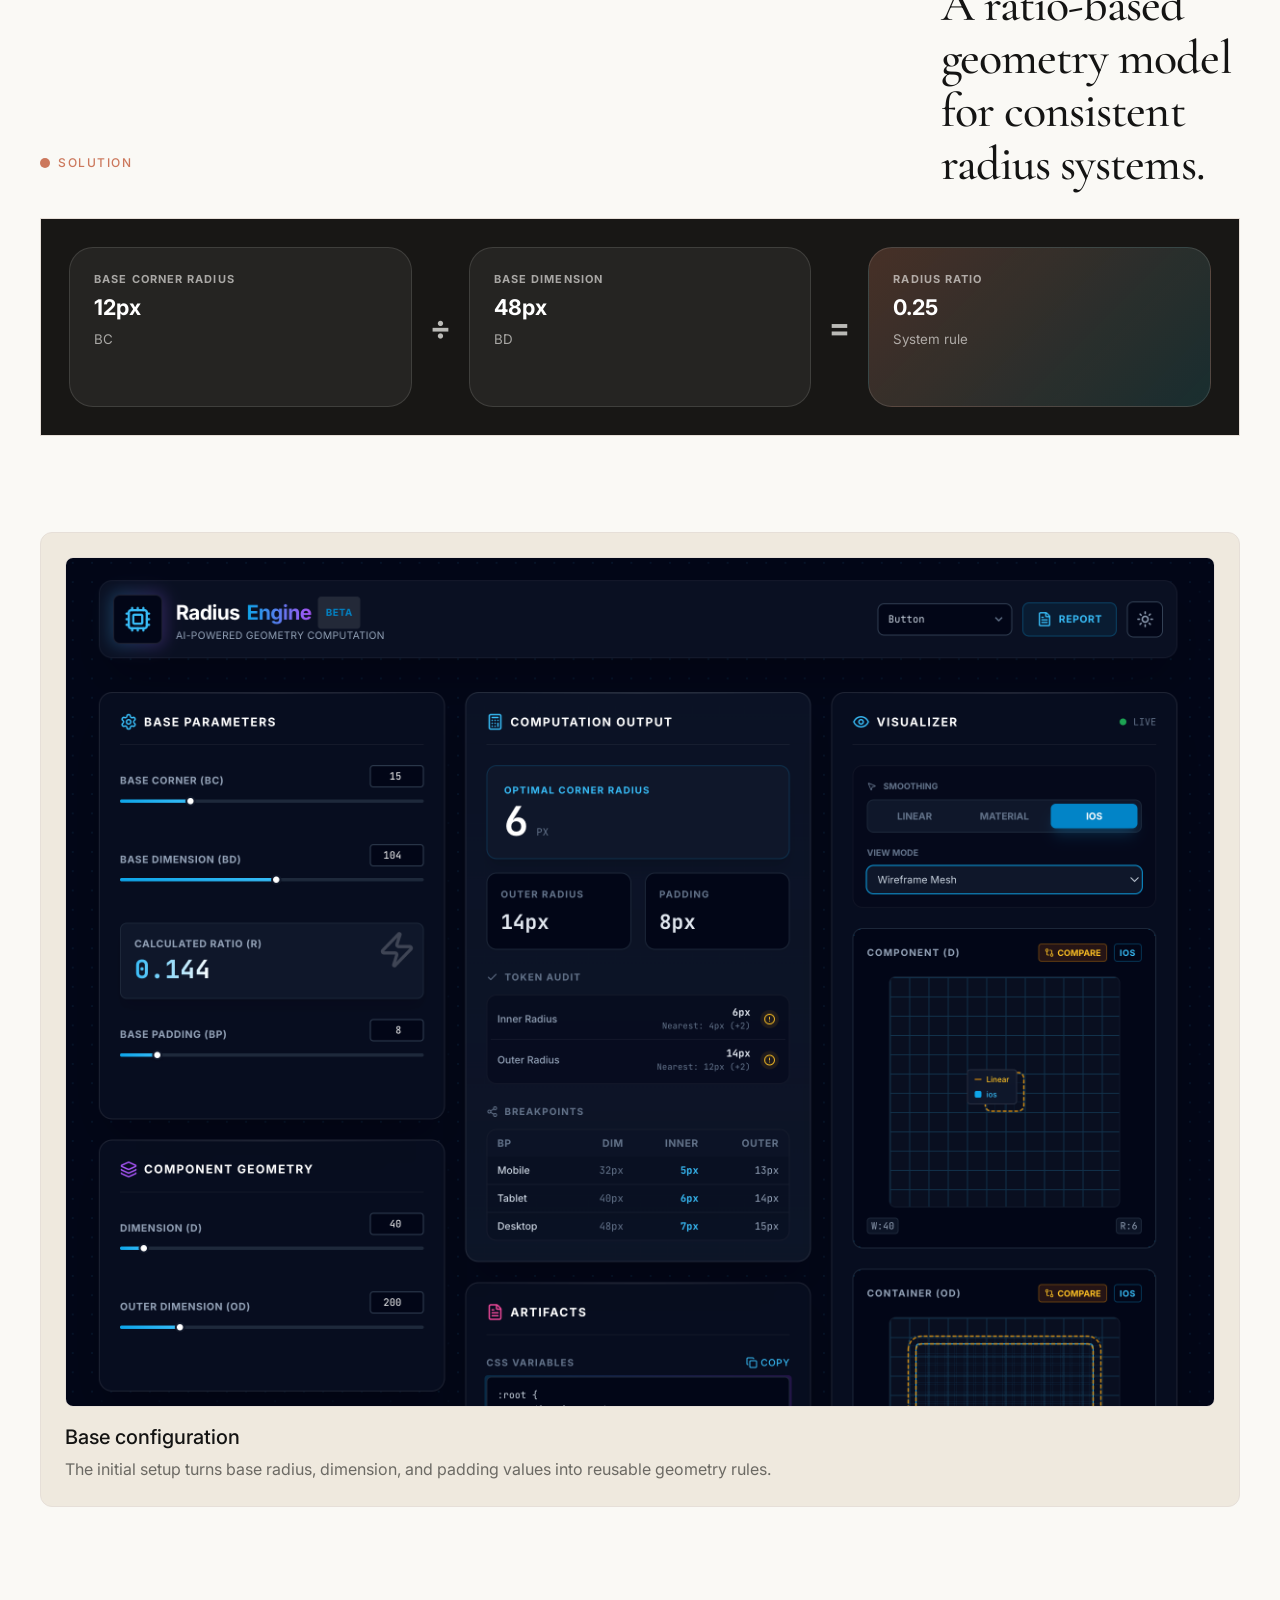
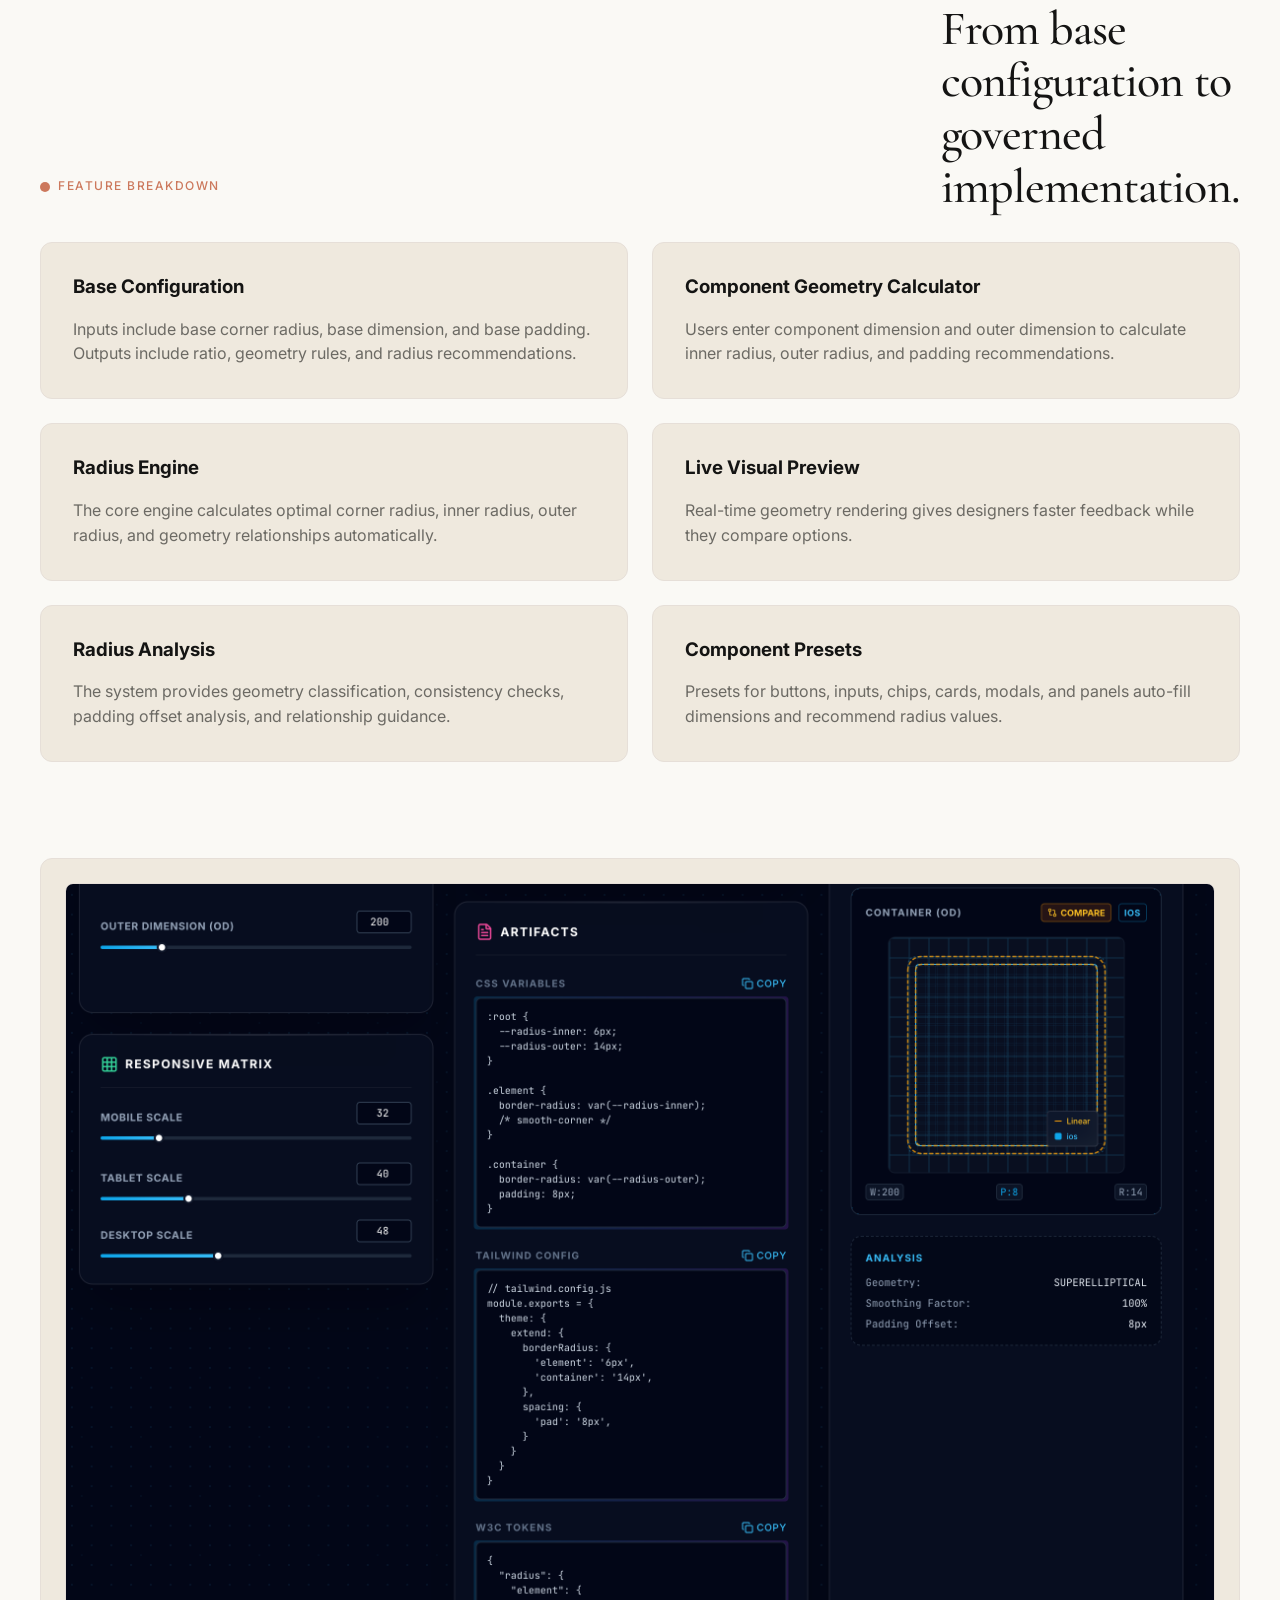
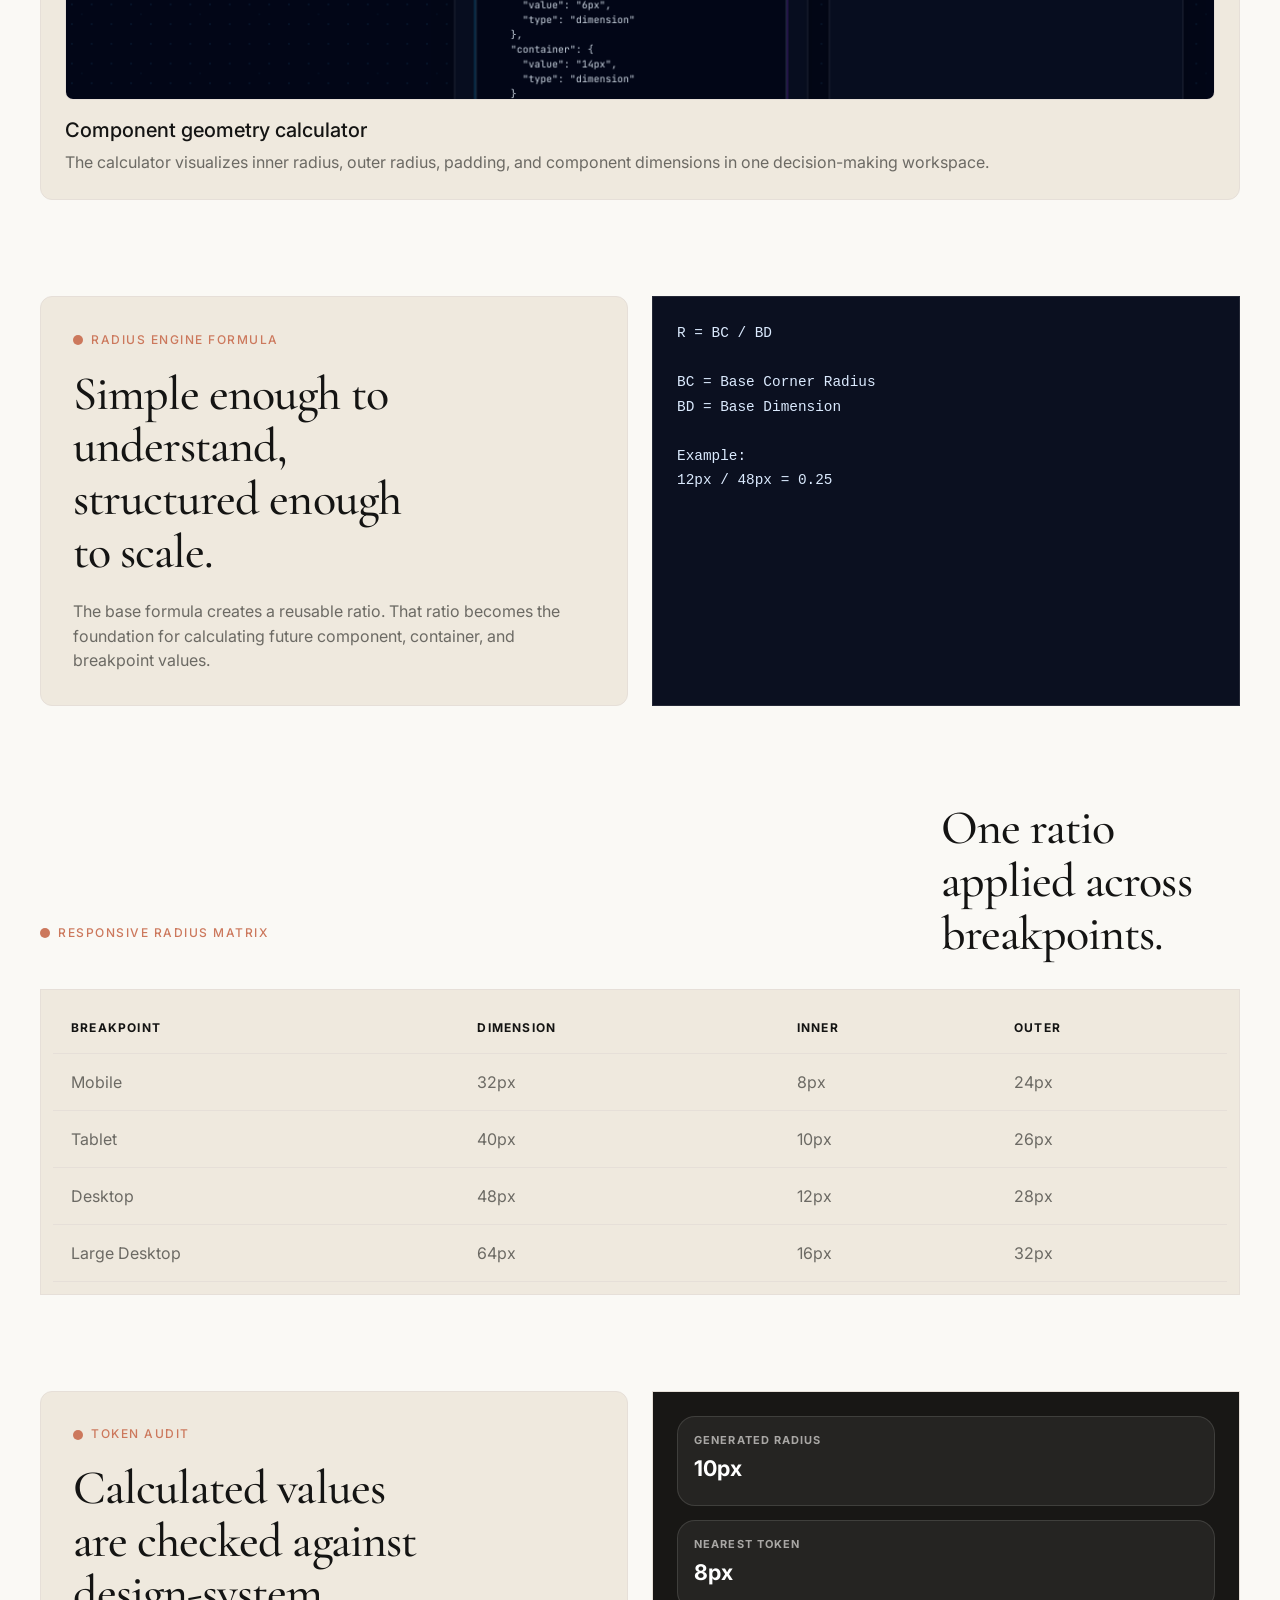
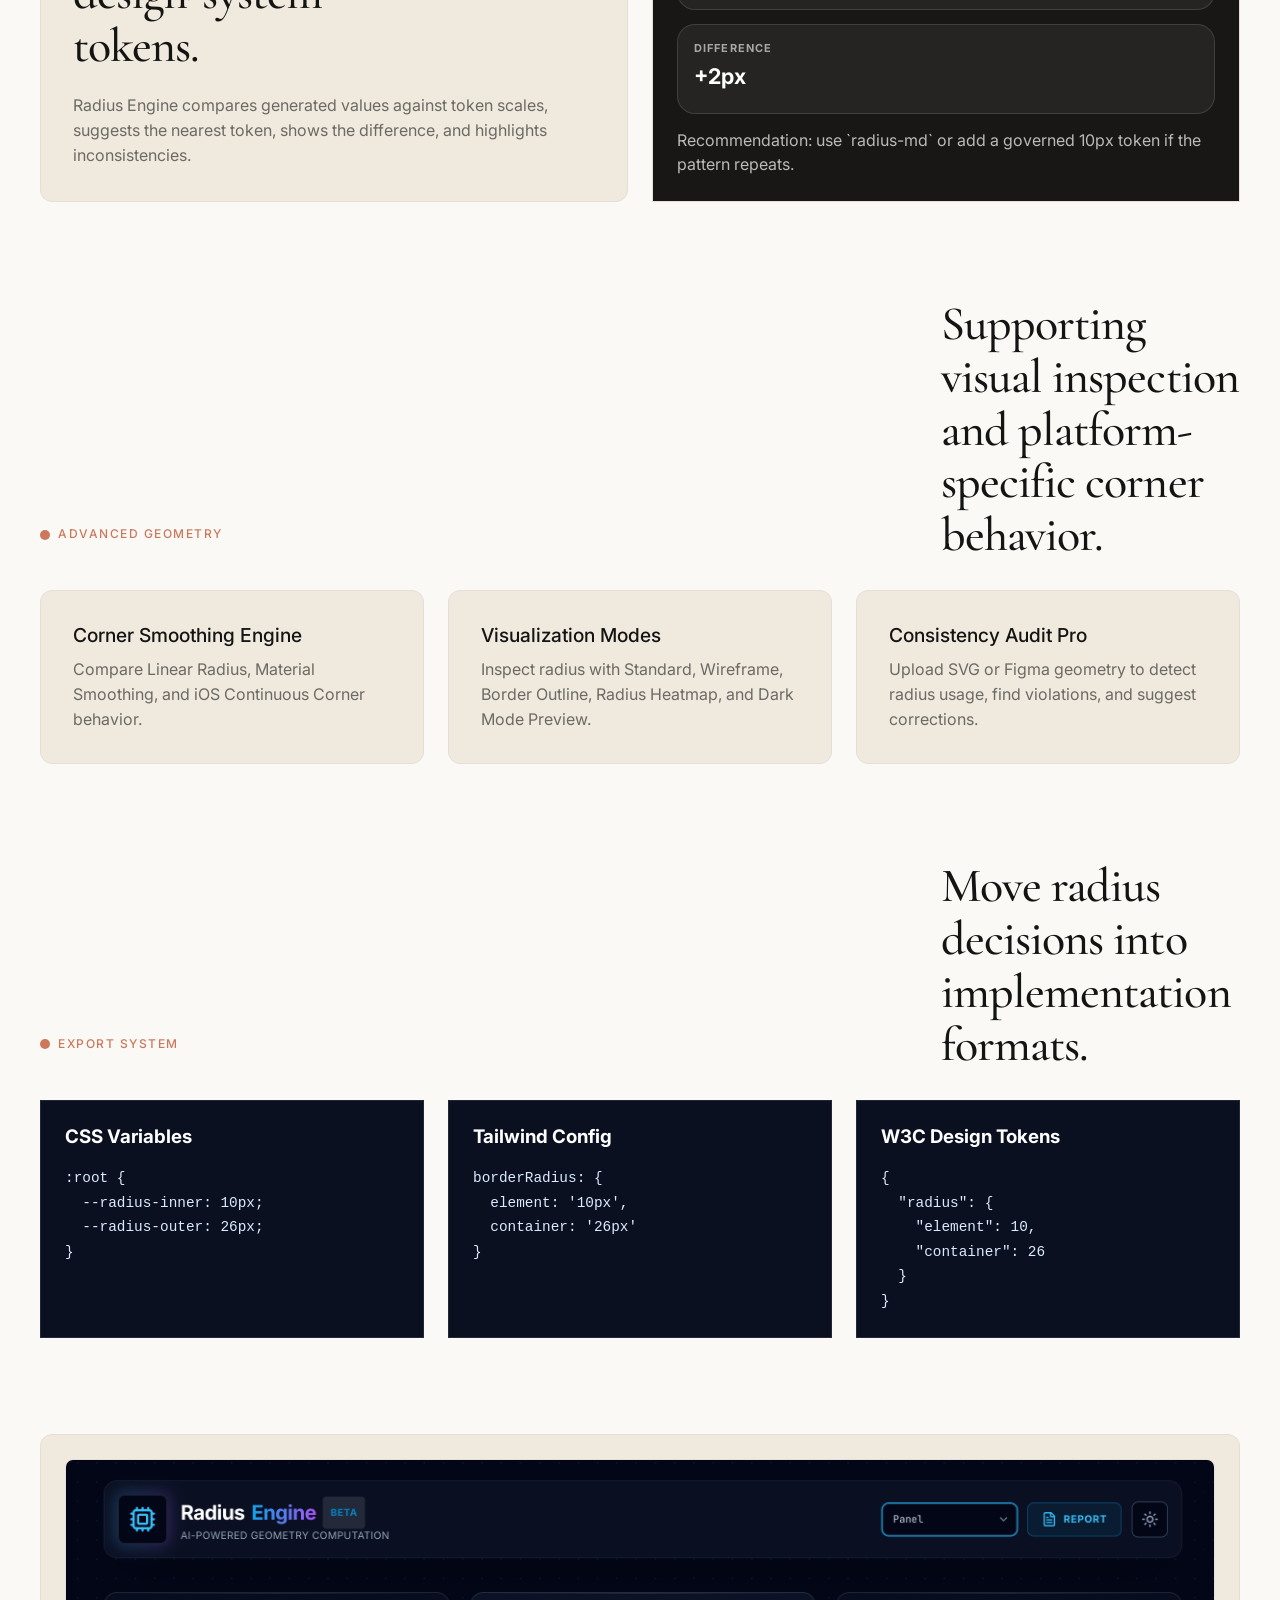
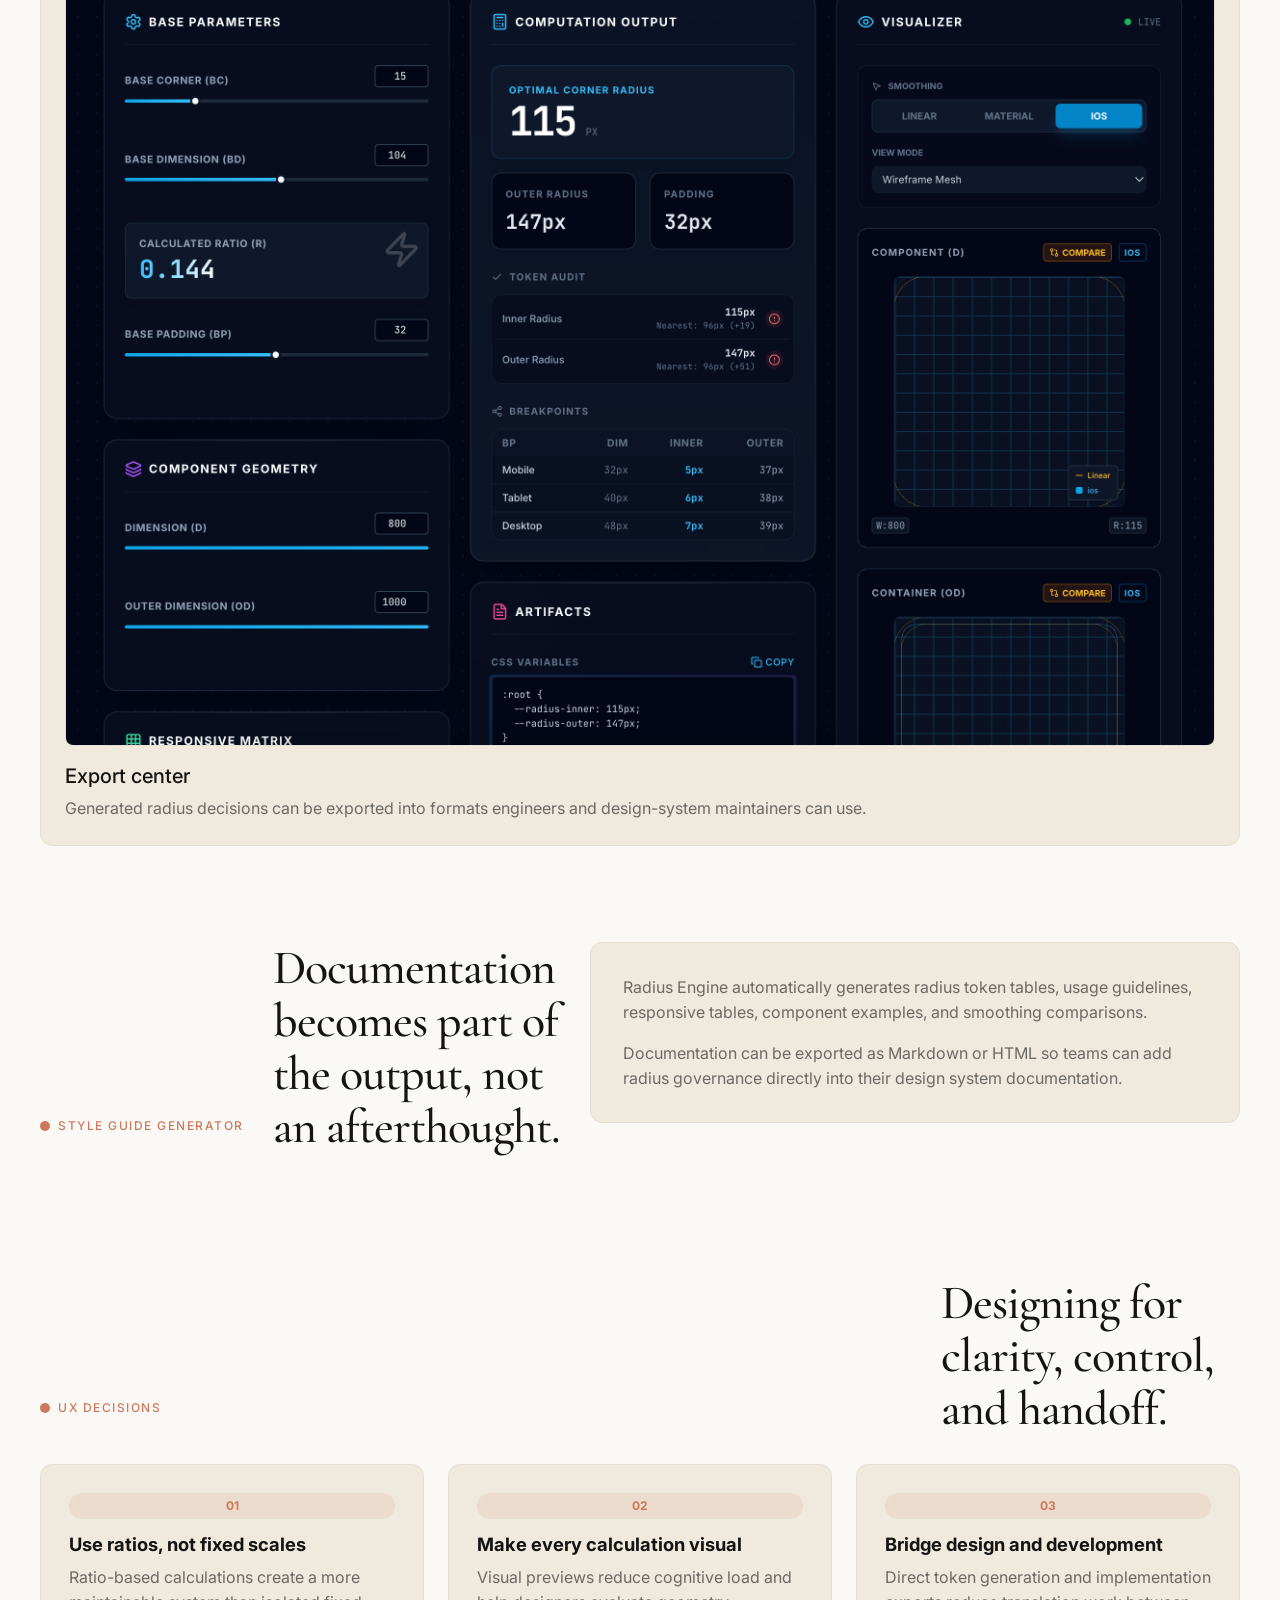
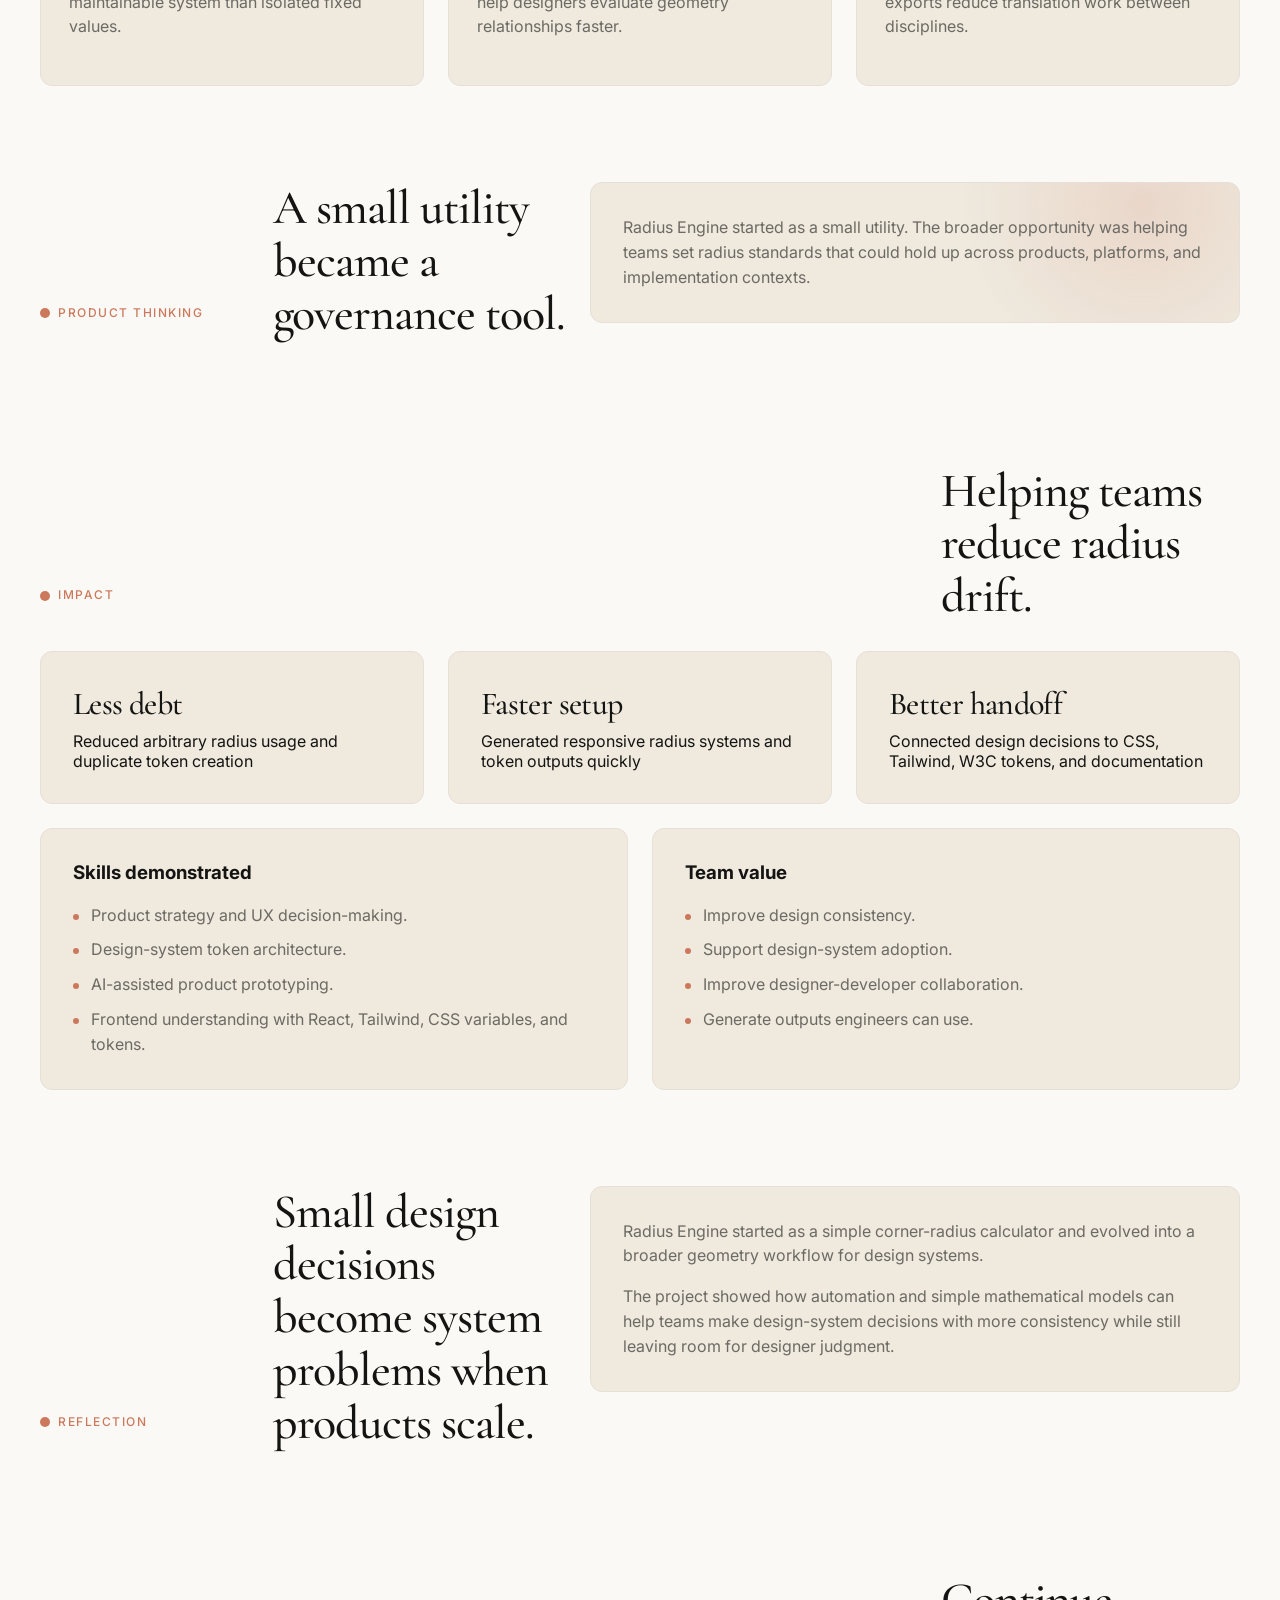
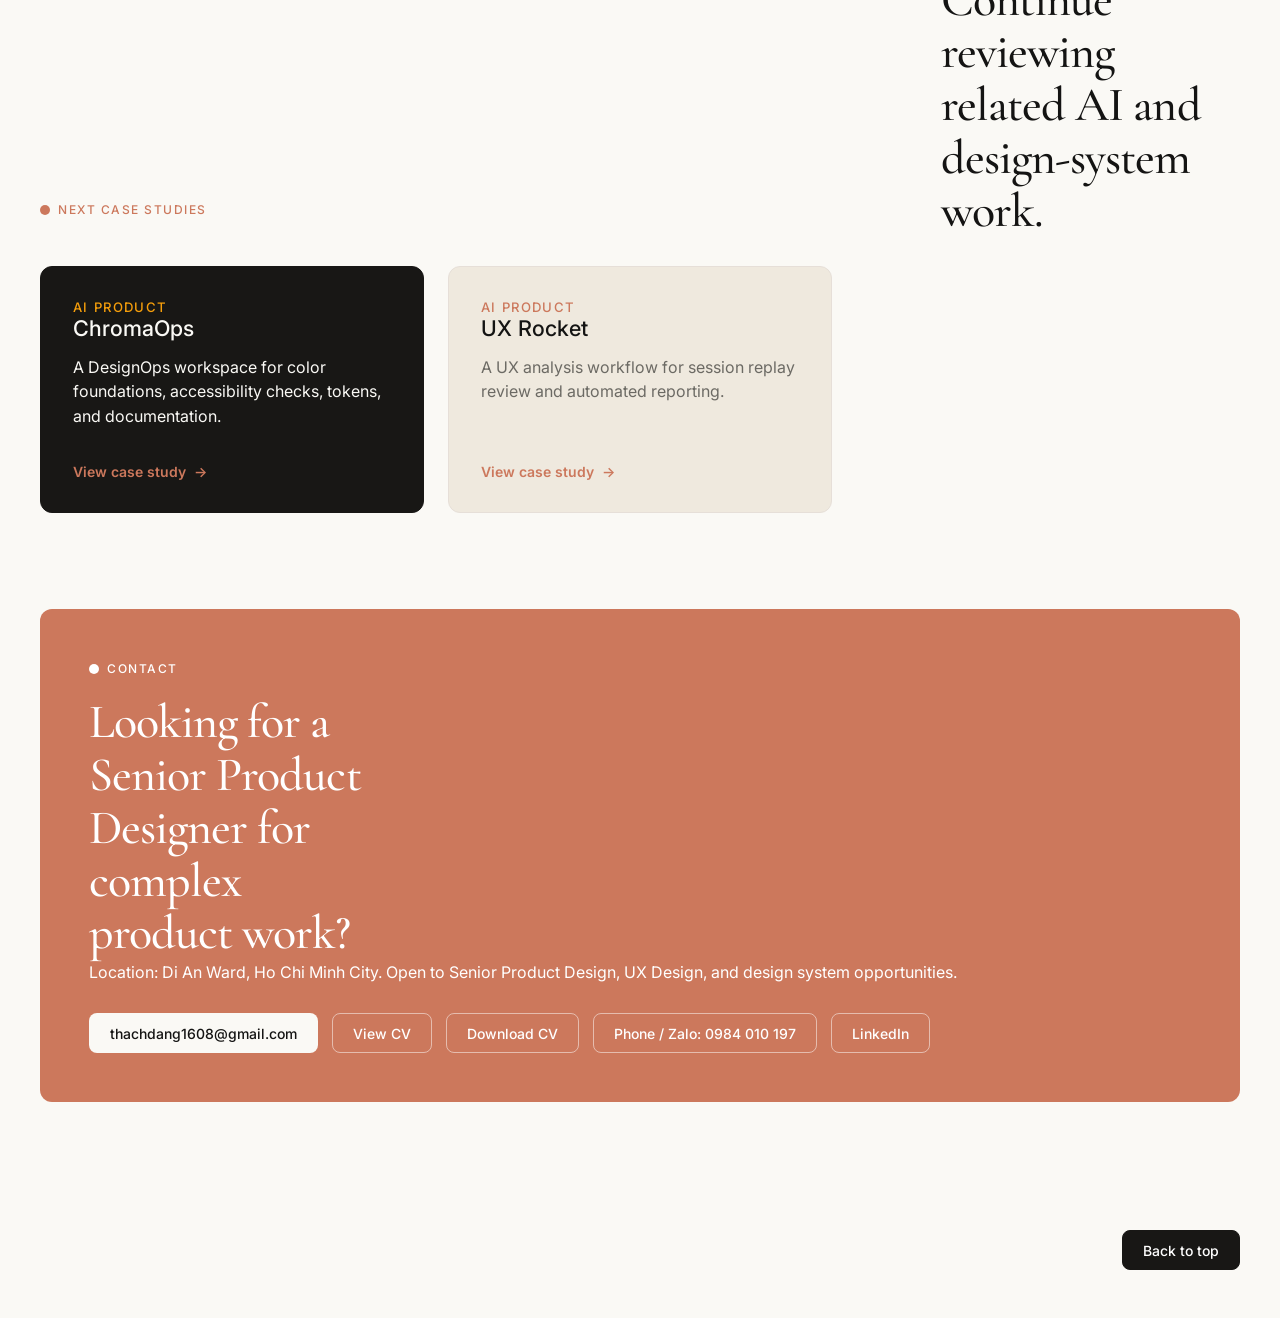
<file: radius-engine.html>
<!DOCTYPE html>
<html lang="en">
  <head>
    <meta charset="UTF-8" />
    <meta name="viewport" content="width=device-width, initial-scale=1.0" />
    <title>Radius Engine Case Study | Thach Dang Van</title>
    <meta
      name="description"
      content="Radius Engine portfolio case study by Thach Dang Van. A design-system utility for radius governance, geometry calculation, token audits, responsive matrices, and developer-ready exports."
    />
    <link rel="preconnect" href="https://fonts.googleapis.com" />
    <link rel="preconnect" href="https://fonts.gstatic.com" crossorigin />
    <link rel="icon" href="fi-bs-magic-wand.svg" type="image/svg+xml" />
    <link
      href="https://fonts.googleapis.com/css2?family=Cormorant+Garamond:wght@500&family=Inter:wght@400;500;600;700&display=swap"
      rel="stylesheet"
    />
    <script>
      const storedTheme = localStorage.getItem('portfolio-theme');
      const preferredTheme = window.matchMedia('(prefers-color-scheme: dark)').matches ? 'dark' : 'light';
      document.documentElement.dataset.theme = storedTheme || preferredTheme;
    </script>
    <link rel="stylesheet" href="styles.css" />
  </head>
  <body>
    <div class="page-shell case-shell radius-engine-shell">
      <header class="site-header">
        <a class="brand" href="index.html#top">
          <span class="brand-mark">TD</span>
          <span class="brand-text">Thach Dang Van</span>
        </a>
        <nav class="site-nav" aria-label="Primary navigation">
          <a href="index.html#work">Work</a>
          <a href="cv.html">My CV</a>
          <a href="index.html#contact">Contact</a>
        </nav>
      </header>

      <main id="top">
        <section class="case-hero section radius-hero">
          <div class="case-hero-copy">
            <a class="back-link" href="index.html#work">Back to selected work</a>
            <p class="eyebrow">AI Product | Design System Geometry</p>
            <h1>Radius Engine</h1>
            <p class="case-lead">
              A design-system utility that helps designers and engineers calculate, validate,
              preview, and export corner-radius rules instead of relying on one-off values.
            </p>
            <div class="hero-actions">
              <a class="button button-primary" href="https://ai.studio/apps/drive/13MHd2-zdrWbBrX1EnSnDAFFKws3RkPYB" target="_blank" rel="noreferrer">Open AI prototype</a>
            </div>
          </div>
          <aside class="case-summary card">
            <dl>
              <div>
                <dt>Role</dt>
                <dd>Product Designer, UX Designer, Design System Designer, AI Product Builder</dd>
              </div>
              <div>
                <dt>Timeline</dt>
                <dd>2025</dd>
              </div>
              <div>
                <dt>Built With</dt>
                <dd>Google AI Studio, React, Tailwind, AI-assisted development workflow</dd>
              </div>
              <div>
                <dt>Focus</dt>
                <dd>Radius governance, geometry computation, design tokens, responsive systems</dd>
              </div>
            </dl>
          </aside>
        </section>

        <section class="case-visual radius-engine-visual card" aria-label="Radius Engine product preview">
          <div class="radius-orbit" aria-hidden="true"></div>
          <div class="radius-preview-panel radius-preview-left">
            <span>Base Ratio</span>
            <strong>R = BC / BD</strong>
            <small>12px / 48px = 0.25</small>
          </div>
          <div class="radius-preview-panel radius-preview-right">
            <span>Token Match</span>
            <strong>12px</strong>
            <small>Closest token: radius-lg</small>
          </div>
          <div class="radius-engine-device">
            <div class="radius-device-toolbar">
              <span></span><span></span><span></span>
              <strong>Radius Engine</strong>
            </div>
            <div class="radius-device-grid">
              <div class="radius-control-stack">
                <label>Base corner radius <strong>12px</strong></label>
                <label>Base dimension <strong>48px</strong></label>
                <label>Base padding <strong>16px</strong></label>
                <label>Breakpoint <strong>Desktop</strong></label>
              </div>
              <div class="radius-shape-stage">
                <div class="radius-shape-outer">
                  <div class="radius-shape-inner"></div>
                </div>
              </div>
              <div class="radius-output-stack">
                <article><span>Inner</span><strong>12px</strong></article>
                <article><span>Outer</span><strong>28px</strong></article>
                <article><span>Offset</span><strong>16px</strong></article>
              </div>
            </div>
          </div>
        </section>

        <nav class="case-jump-nav" aria-label="Radius Engine case study sections">
          <a href="#overview">Overview</a>
          <a href="#problem">Problem</a>
          <a href="#goals">Goals</a>
          <a href="#research">Research</a>
          <a href="#solution">Solution</a>
          <a href="#features">Features</a>
          <a href="#formula">Formula</a>
          <a href="#matrix">Matrix</a>
          <a href="#audit">Audit</a>
          <a href="#export">Export</a>
          <a href="#decisions">Decisions</a>
          <a href="#impact">Impact</a>
        </nav>

        <section class="section recruiter-snapshot" aria-label="Radius Engine case study highlights">
          <div class="section-heading">
            <p class="eyebrow">Case Study Highlights</p>
            <h2>Turning corner radius from visual preference into governed system logic.</h2>
          </div>
          <div class="watchtower-chart-grid">
            <article class="watchtower-chart-card card">
              <span>01</span>
              <h3>Product thinking</h3>
              <p>Reframed radius as a governance, validation, and design-token problem rather than a simple calculator.</p>
            </article>
            <article class="watchtower-chart-card card">
              <span>02</span>
              <h3>System model</h3>
              <p>Introduced ratio-based geometry to create consistent relationships across components and containers.</p>
            </article>
            <article class="watchtower-chart-card card">
              <span>03</span>
              <h3>AI workflow</h3>
              <p>Used AI-assisted development to prototype calculations, guidance, audits, exports, and style-guide output.</p>
            </article>
            <article class="watchtower-chart-card card">
              <span>04</span>
              <h3>Design-to-code</h3>
              <p>Generated CSS variables, Tailwind config, W3C design tokens, SVG paths, and documentation outputs.</p>
            </article>
          </div>
        </section>

        <section class="section case-section-grid" id="overview">
          <article class="case-block card">
            <p class="eyebrow">Overview</p>
            <h2>A geometry tool for design-system radius decisions.</h2>
            <p>
              Radius Engine helps teams calculate, validate, preview, and export radius values across components, containers, and responsive breakpoints.
            </p>
            <p>
              The product was created to solve a common design system issue: teams use arbitrary values such as 4px, 8px, 12px, and 16px without a clear mathematical relationship between UI levels.
            </p>
          </article>
          <article class="case-block card radius-callout-card">
            <p class="eyebrow">Product Positioning</p>
            <h2>Not just a calculator.</h2>
            <p>
              Radius Engine works as a radius governance tool, token generator, responsive geometry calculator, and validation layer for design systems.
            </p>
          </article>
        </section>

        <section class="section split-section" id="problem">
          <div class="section-heading narrow">
            <p class="eyebrow">Problem</p>
            <h2>Arbitrary radius scales create invisible design debt.</h2>
          </div>
          <div class="card case-block">
            <p>
              Radius values often start as small visual choices, but they become system-level debt as products scale. Different designers choose different values, engineers duplicate tokens, and nested components lose visual consistency.
            </p>
            <p>
              Without governance, radius scales become difficult to maintain across products, responsive breakpoints, component variants, and implementation platforms.
            </p>
          </div>
        </section>

        <section class="section">
          <div class="section-heading">
            <p class="eyebrow">Design, Engineering, System Problems</p>
            <h2>The same issue appears differently across teams.</h2>
          </div>
          <div class="ds-problem-grid">
            <article class="card ds-problem-card">
              <span>DSN</span>
              <h3>Visual inconsistency</h3>
              <p>Different designers use different radius scales with no relationship between nested UI elements.</p>
            </article>
            <article class="card ds-problem-card">
              <span>ENG</span>
              <h3>Implementation drift</h3>
              <p>Duplicate radius tokens and one-off values make codebases harder to maintain.</p>
            </article>
            <article class="card ds-problem-card">
              <span>SYS</span>
              <h3>Token sprawl</h3>
              <p>Radius systems grow without governance, naming rules, or responsive scaling logic.</p>
            </article>
            <article class="card ds-problem-card">
              <span>OPS</span>
              <h3>Scalability limits</h3>
              <p>Teams document radius decisions but lack tooling to maintain and validate them over time.</p>
            </article>
          </div>
        </section>

        <section class="section" id="goals">
          <div class="section-heading">
            <p class="eyebrow">Goals</p>
            <h2>Create radius rules designers and engineers can trust.</h2>
          </div>
          <div class="ds-layer-grid radius-goal-grid">
            <article class="card ds-layer-card"><span>01</span><h3>Calculate</h3><p>Generate mathematically consistent radius values from base dimensions and ratios.</p></article>
            <article class="card ds-layer-card"><span>02</span><h3>Visualize</h3><p>Show radius relationships in real time so decisions are easier to evaluate.</p></article>
            <article class="card ds-layer-card"><span>03</span><h3>Validate</h3><p>Compare generated values against token scales and identify inconsistencies.</p></article>
            <article class="card ds-layer-card"><span>04</span><h3>Export</h3><p>Produce CSS variables, Tailwind config, W3C tokens, SVG paths, and style guides.</p></article>
          </div>
        </section>

        <section class="section" id="research">
          <div class="section-heading">
            <p class="eyebrow">Research & Discovery</p>
            <h2>Studying how mature systems handle radius decisions.</h2>
          </div>
          <div class="ds-research-grid">
            <article class="card case-card">
              <h3>References studied</h3>
              <p>Material Design, Apple Human Interface Guidelines, Fluent Design, Tailwind UI, enterprise SaaS products, and modern design systems.</p>
            </article>
            <article class="card case-card">
              <h3>Key finding</h3>
              <p>Mature design systems rarely use random radius values. Radius affects perceived product quality, hierarchy, and consistency.</p>
            </article>
            <article class="card case-card">
              <h3>Opportunity</h3>
              <p>Most teams document radius values, but few have tooling for validation, responsive scaling, or implementation handoff.</p>
            </article>
          </div>
        </section>

        <section class="section" id="solution">
          <div class="section-heading">
            <p class="eyebrow">Solution</p>
            <h2>A ratio-based geometry model for consistent radius systems.</h2>
          </div>
          <div class="radius-solution-visual card">
            <div class="radius-token-column">
              <span>Base Corner Radius</span>
              <strong>12px</strong>
              <small>BC</small>
            </div>
            <div class="radius-formula-mark">÷</div>
            <div class="radius-token-column">
              <span>Base Dimension</span>
              <strong>48px</strong>
              <small>BD</small>
            </div>
            <div class="radius-formula-mark">=</div>
            <div class="radius-token-column radius-token-column-accent">
              <span>Radius Ratio</span>
              <strong>0.25</strong>
              <small>System rule</small>
            </div>
          </div>
        </section>

        <section class="section screen-gallery" aria-label="Radius Engine configuration screens">
          <figure class="screen-shot screen-shot-large card">
            <img src="assets/radius-engine/base-configuration.png" alt="Radius Engine base configuration screen" loading="lazy" />
            <figcaption>
              <h3>Base configuration</h3>
              <p>The initial setup turns base radius, dimension, and padding values into reusable geometry rules.</p>
            </figcaption>
          </figure>
        </section>

        <section class="section" id="features">
          <div class="section-heading">
            <p class="eyebrow">Feature Breakdown</p>
            <h2>From base configuration to governed implementation.</h2>
          </div>
          <div class="case-section-grid radius-feature-grid">
            <article class="case-block card"><h3>Base Configuration</h3><p>Inputs include base corner radius, base dimension, and base padding. Outputs include ratio, geometry rules, and radius recommendations.</p></article>
            <article class="case-block card"><h3>Component Geometry Calculator</h3><p>Users enter component dimension and outer dimension to calculate inner radius, outer radius, and padding recommendations.</p></article>
            <article class="case-block card"><h3>Radius Engine</h3><p>The core engine calculates optimal corner radius, inner radius, outer radius, and geometry relationships automatically.</p></article>
            <article class="case-block card"><h3>Live Visual Preview</h3><p>Real-time geometry rendering gives designers faster feedback while they compare options.</p></article>
            <article class="case-block card"><h3>Radius Analysis</h3><p>The system provides geometry classification, consistency checks, padding offset analysis, and relationship guidance.</p></article>
            <article class="case-block card"><h3>Component Presets</h3><p>Presets for buttons, inputs, chips, cards, modals, and panels auto-fill dimensions and recommend radius values.</p></article>
          </div>
        </section>

        <section class="section screen-gallery" aria-label="Radius Engine geometry calculator screen">
          <figure class="screen-shot screen-shot-large card">
            <img src="assets/radius-engine/geometry-calculator.png" alt="Radius Engine component geometry calculator screen" loading="lazy" />
            <figcaption>
              <h3>Component geometry calculator</h3>
              <p>The calculator visualizes inner radius, outer radius, padding, and component dimensions in one decision-making workspace.</p>
            </figcaption>
          </figure>
        </section>

        <section class="section case-section-grid" id="formula">
          <article class="case-block card">
            <p class="eyebrow">Radius Engine Formula</p>
            <h2>Simple enough to understand, structured enough to scale.</h2>
            <p>
              The base formula creates a reusable ratio. That ratio becomes the foundation for calculating future component, container, and breakpoint values.
            </p>
          </article>
          <article class="radius-code-card card">
            <pre><code>R = BC / BD

BC = Base Corner Radius
BD = Base Dimension

Example:
12px / 48px = 0.25</code></pre>
          </article>
        </section>

        <section class="section" id="matrix">
          <div class="section-heading">
            <p class="eyebrow">Responsive Radius Matrix</p>
            <h2>One ratio applied across breakpoints.</h2>
          </div>
          <div class="radius-table-card card">
            <table>
              <thead>
                <tr><th>Breakpoint</th><th>Dimension</th><th>Inner</th><th>Outer</th></tr>
              </thead>
              <tbody>
                <tr><td>Mobile</td><td>32px</td><td>8px</td><td>24px</td></tr>
                <tr><td>Tablet</td><td>40px</td><td>10px</td><td>26px</td></tr>
                <tr><td>Desktop</td><td>48px</td><td>12px</td><td>28px</td></tr>
                <tr><td>Large Desktop</td><td>64px</td><td>16px</td><td>32px</td></tr>
              </tbody>
            </table>
          </div>
        </section>

        <section class="section case-section-grid" id="audit">
          <article class="case-block card">
            <p class="eyebrow">Token Audit</p>
            <h2>Calculated values are checked against design-system tokens.</h2>
            <p>
              Radius Engine compares generated values against token scales, suggests the nearest token, shows the difference, and highlights inconsistencies.
            </p>
          </article>
          <article class="radius-audit-card card">
            <div><span>Generated Radius</span><strong>10px</strong></div>
            <div><span>Nearest Token</span><strong>8px</strong></div>
            <div><span>Difference</span><strong>+2px</strong></div>
            <p>Recommendation: use `radius-md` or add a governed 10px token if the pattern repeats.</p>
          </article>
        </section>

        <section class="section">
          <div class="section-heading">
            <p class="eyebrow">Advanced Geometry</p>
            <h2>Supporting visual inspection and platform-specific corner behavior.</h2>
          </div>
          <div class="ds-research-grid">
            <article class="card case-card"><h3>Corner Smoothing Engine</h3><p>Compare Linear Radius, Material Smoothing, and iOS Continuous Corner behavior.</p></article>
            <article class="card case-card"><h3>Visualization Modes</h3><p>Inspect radius with Standard, Wireframe, Border Outline, Radius Heatmap, and Dark Mode Preview.</p></article>
            <article class="card case-card"><h3>Consistency Audit Pro</h3><p>Upload SVG or Figma geometry to detect radius usage, find violations, and suggest corrections.</p></article>
          </div>
        </section>

        <section class="section" id="export">
          <div class="section-heading">
            <p class="eyebrow">Export System</p>
            <h2>Move radius decisions into implementation formats.</h2>
          </div>
          <div class="radius-export-grid">
            <article class="radius-code-card card">
              <h3>CSS Variables</h3>
              <pre><code>:root {
  --radius-inner: 10px;
  --radius-outer: 26px;
}</code></pre>
            </article>
            <article class="radius-code-card card">
              <h3>Tailwind Config</h3>
              <pre><code>borderRadius: {
  element: '10px',
  container: '26px'
}</code></pre>
            </article>
            <article class="radius-code-card card">
              <h3>W3C Design Tokens</h3>
              <pre><code>{
  "radius": {
    "element": 10,
    "container": 26
  }
}</code></pre>
            </article>
          </div>
        </section>

        <section class="section screen-gallery" aria-label="Radius Engine export screen">
          <figure class="screen-shot screen-shot-large card">
            <img src="assets/radius-engine/export-system.png" alt="Radius Engine export system screen" loading="lazy" />
            <figcaption>
              <h3>Export center</h3>
              <p>Generated radius decisions can be exported into formats engineers and design-system maintainers can use.</p>
            </figcaption>
          </figure>
        </section>

        <section class="section split-section">
          <div class="section-heading narrow">
            <p class="eyebrow">Style Guide Generator</p>
            <h2>Documentation becomes part of the output, not an afterthought.</h2>
          </div>
          <div class="card case-block">
            <p>
              Radius Engine automatically generates radius token tables, usage guidelines, responsive tables, component examples, and smoothing comparisons.
            </p>
            <p>
              Documentation can be exported as Markdown or HTML so teams can add radius governance directly into their design system documentation.
            </p>
          </div>
        </section>

        <section class="section" id="decisions">
          <div class="section-heading">
            <p class="eyebrow">UX Decisions</p>
            <h2>Designing for clarity, control, and handoff.</h2>
          </div>
          <div class="ds-principles-grid">
            <article class="card ds-principle-card"><span>01</span><h3>Use ratios, not fixed scales</h3><p>Ratio-based calculations create a more maintainable system than isolated fixed values.</p></article>
            <article class="card ds-principle-card"><span>02</span><h3>Make every calculation visual</h3><p>Visual previews reduce cognitive load and help designers evaluate geometry relationships faster.</p></article>
            <article class="card ds-principle-card"><span>03</span><h3>Bridge design and development</h3><p>Direct token generation and implementation exports reduce translation work between disciplines.</p></article>
          </div>
        </section>

        <section class="section split-section">
          <div class="section-heading narrow">
            <p class="eyebrow">Product Thinking</p>
            <h2>A small utility became a governance tool.</h2>
          </div>
          <div class="card case-block radius-callout-card">
            <p>
              Radius Engine started as a small utility. The broader opportunity was helping teams set
              radius standards that could hold up across products, platforms, and implementation contexts.
            </p>
          </div>
        </section>

        <section class="section" id="impact">
          <div class="section-heading">
            <p class="eyebrow">Impact</p>
            <h2>Helping teams reduce radius drift.</h2>
          </div>
          <div class="ds-impact-grid">
            <article class="metric-card card"><strong>Less debt</strong><span>Reduced arbitrary radius usage and duplicate token creation</span></article>
            <article class="metric-card card"><strong>Faster setup</strong><span>Generated responsive radius systems and token outputs quickly</span></article>
            <article class="metric-card card"><strong>Better handoff</strong><span>Connected design decisions to CSS, Tailwind, W3C tokens, and documentation</span></article>
          </div>
          <div class="case-section-grid ds-impact-list">
            <article class="case-block card">
              <h3>Skills demonstrated</h3>
              <ul class="detail-list">
                <li>Product strategy and UX decision-making.</li>
                <li>Design-system token architecture.</li>
                <li>AI-assisted product prototyping.</li>
                <li>Frontend understanding with React, Tailwind, CSS variables, and tokens.</li>
              </ul>
            </article>
            <article class="case-block card">
              <h3>Team value</h3>
              <ul class="detail-list">
                <li>Improve design consistency.</li>
                <li>Support design-system adoption.</li>
                <li>Improve designer-developer collaboration.</li>
                <li>Generate outputs engineers can use.</li>
              </ul>
            </article>
          </div>
        </section>

        <section class="section split-section" id="reflection">
          <div class="section-heading narrow">
            <p class="eyebrow">Reflection</p>
            <h2>Small design decisions become system problems when products scale.</h2>
          </div>
          <div class="card case-block">
            <p>
              Radius Engine started as a simple corner-radius calculator and evolved into a broader
              geometry workflow for design systems.
            </p>
            <p>
              The project showed how automation and simple mathematical models can help teams make
              design-system decisions with more consistency while still leaving room for designer judgment.
            </p>
          </div>
        </section>

        <section class="section case-next-section" aria-label="Read another case study">
          <div class="section-heading">
            <p class="eyebrow">Next Case Studies</p>
            <h2>Continue reviewing related AI and design-system work.</h2>
          </div>
          <div class="card-grid ai-work-grid">
            <article class="card project-card">
              <a href="chromaops.html" aria-label="Open ChromaOps case study">
                <div class="project-meta">AI Product</div>
                <h3>ChromaOps</h3>
                <p>A DesignOps workspace for color foundations, accessibility checks, tokens, and documentation.</p>
                <span class="card-link">View case study</span>
              </a>
            </article>
            <article class="card project-card">
              <a href="ux-rocket.html" aria-label="Open UX Rocket case study">
                <div class="project-meta">AI Product</div>
                <h3>UX Rocket</h3>
                <p>A UX analysis workflow for session replay review and automated reporting.</p>
                <span class="card-link">View case study</span>
              </a>
            </article>
          </div>
        </section>

        <section class="section contact-section" id="contact">
          <div class="contact-card card">
            <p class="eyebrow">Contact</p>
            <h2>Looking for a Senior Product Designer for complex product work?</h2>
            <p>
              Location: Di An Ward, Ho Chi Minh City. Open to Senior Product Design, UX Design, and design system opportunities.
            </p>
            <div class="contact-actions">
              <a class="button button-primary" href="mailto:thachdang1608@gmail.com">thachdang1608@gmail.com</a>
              <a class="button button-secondary" href="cv.html">View CV</a>
              <a class="button button-secondary" href="assets/thach-dang-van-senior-product-designer.pdf" target="_blank" rel="noreferrer">Download CV</a>
              <a class="button button-secondary" href="tel:0984010197">Phone / Zalo: 0984 010 197</a>
              <a class="button button-secondary" href="https://www.linkedin.com/in/mrthach/" target="_blank" rel="noreferrer">LinkedIn</a>
            </div>
          </div>
        </section>
        <a class="back-to-top" href="#top">Back to top</a>
      </main>
    </div>
    <script src="script.js"></script>
  </body>
</html>
</file>
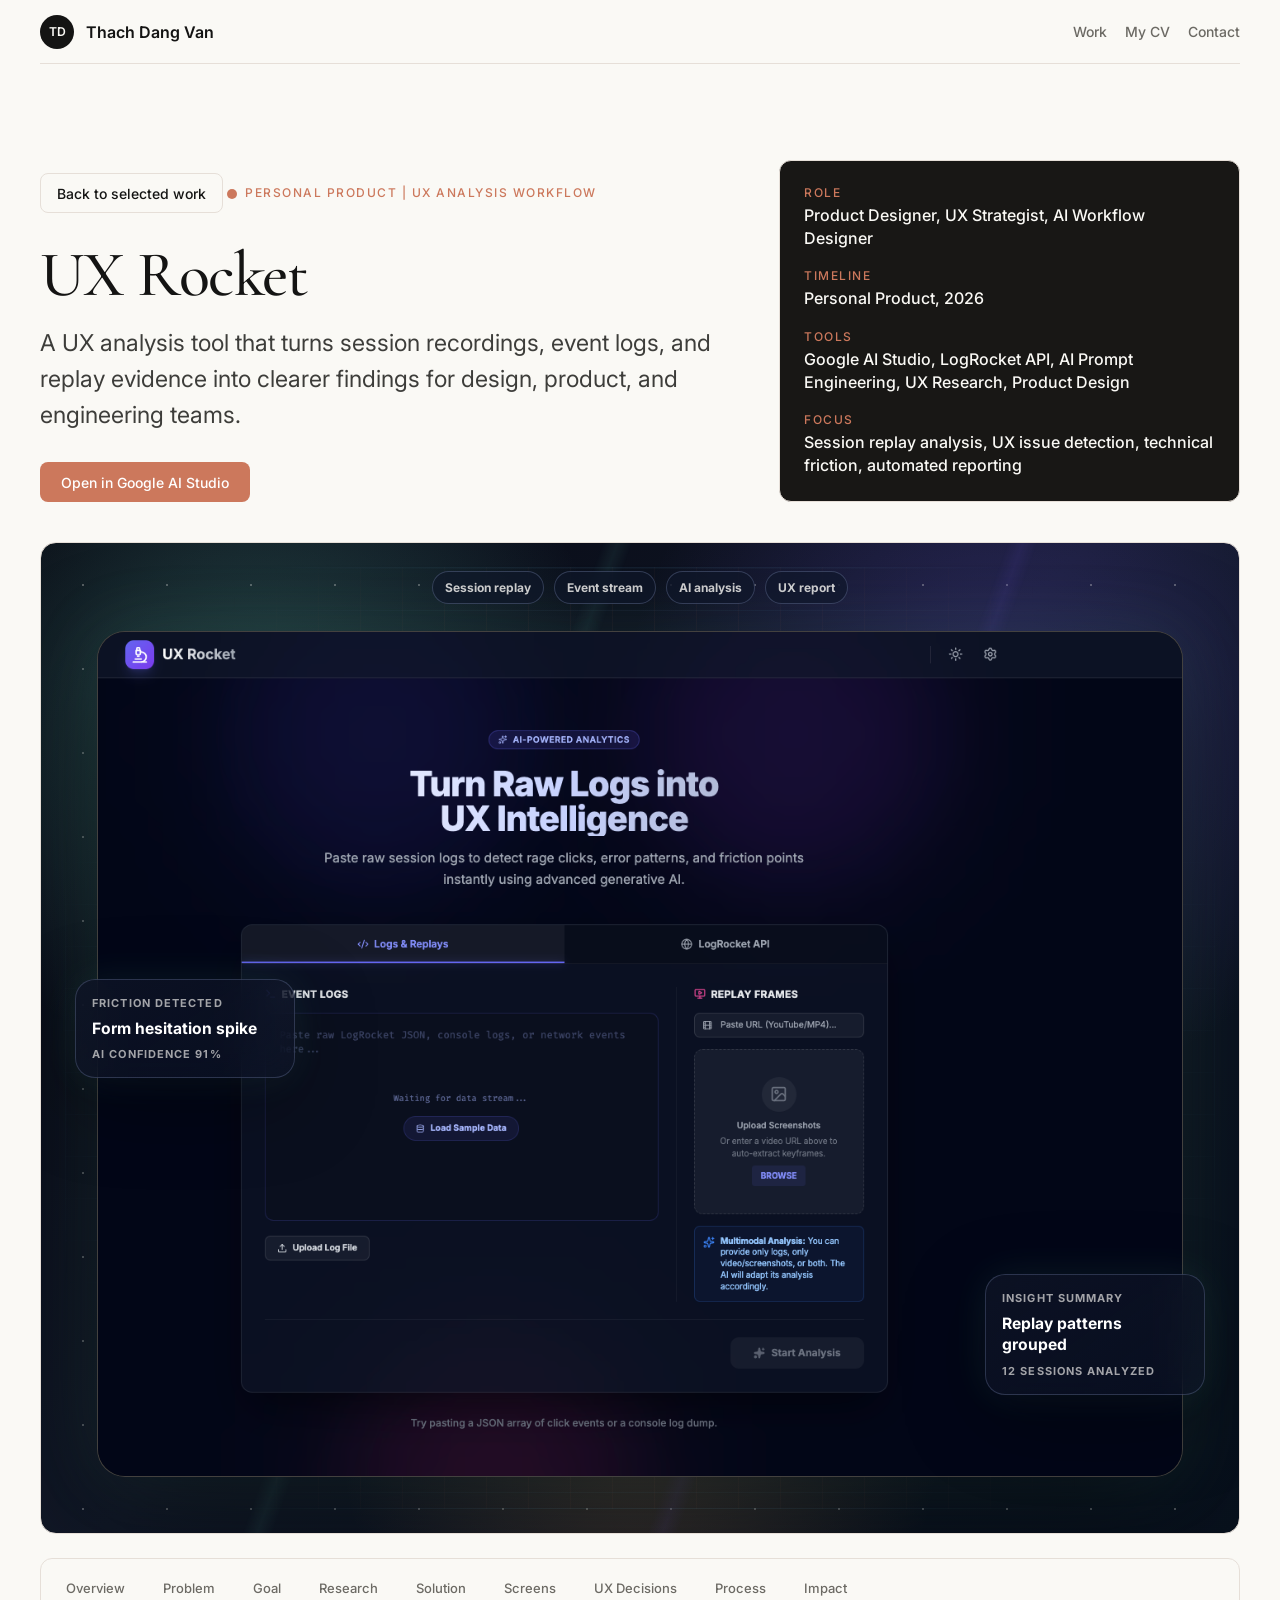
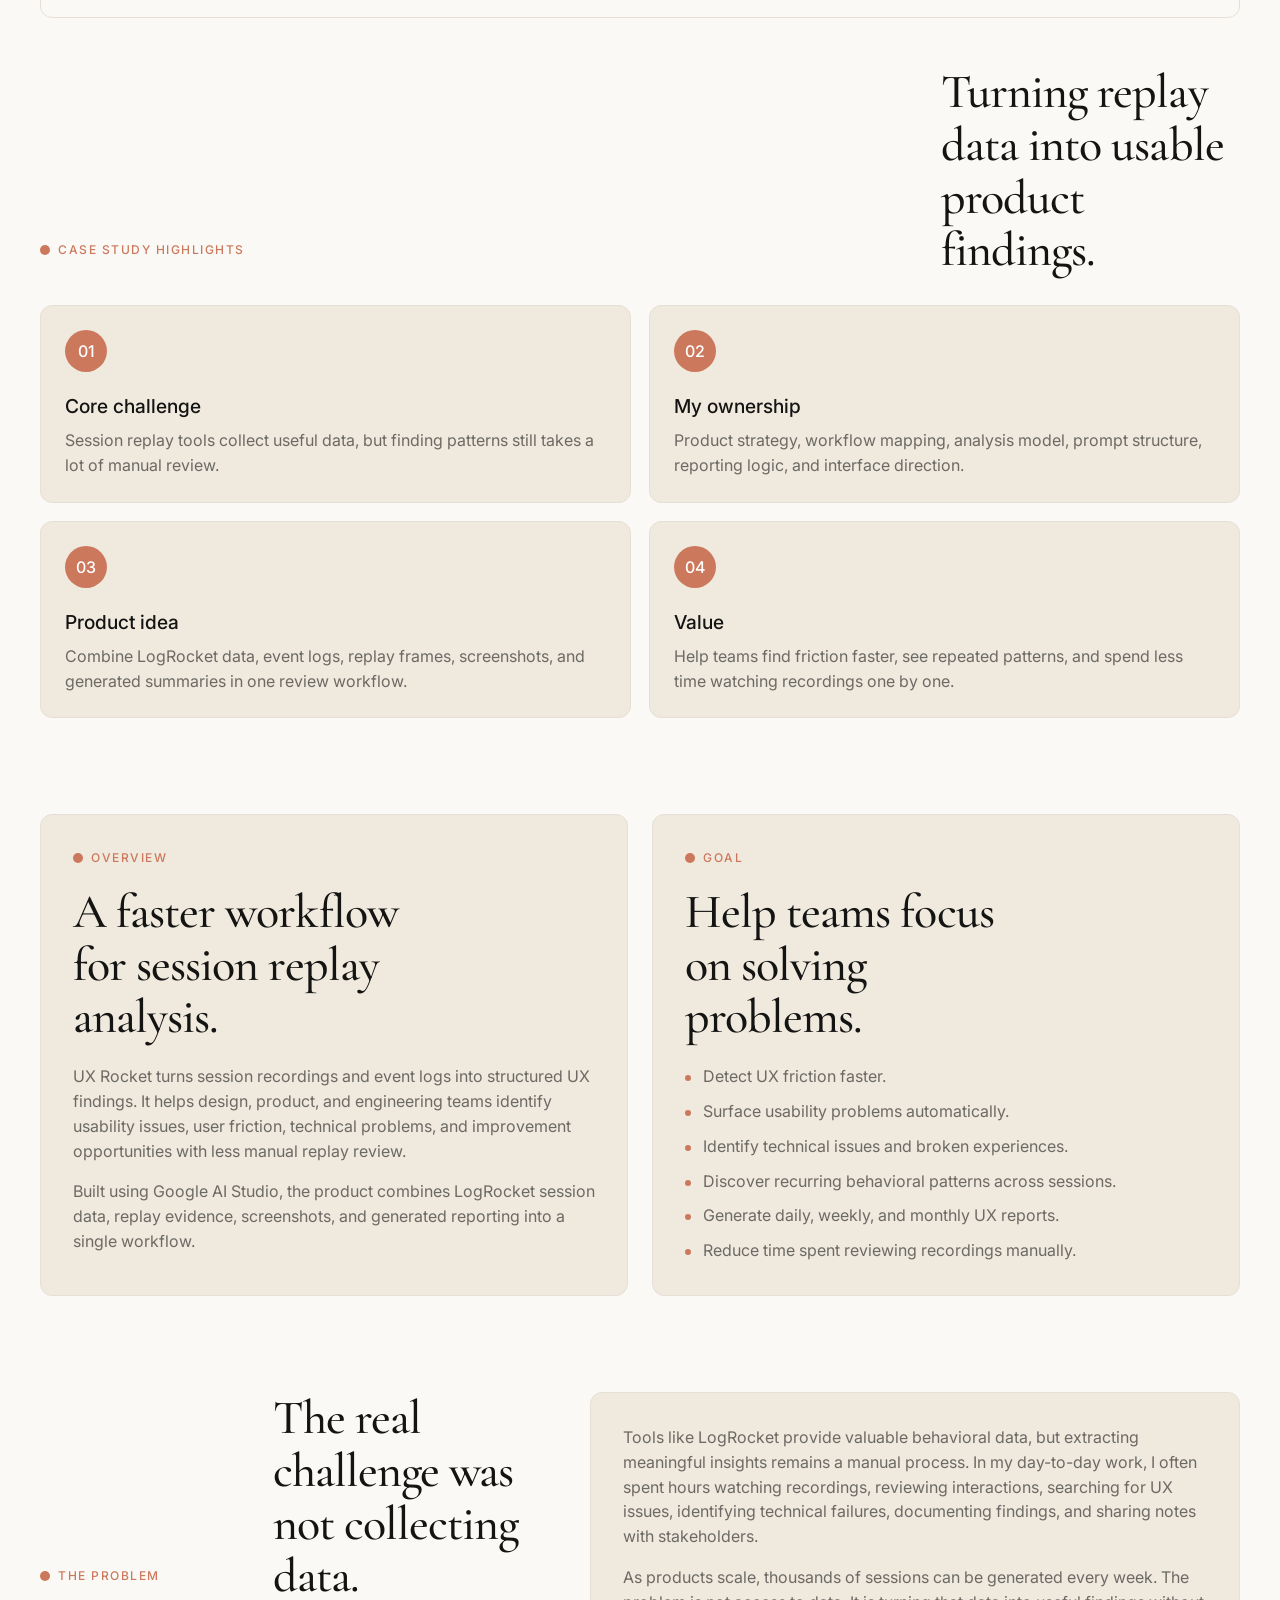
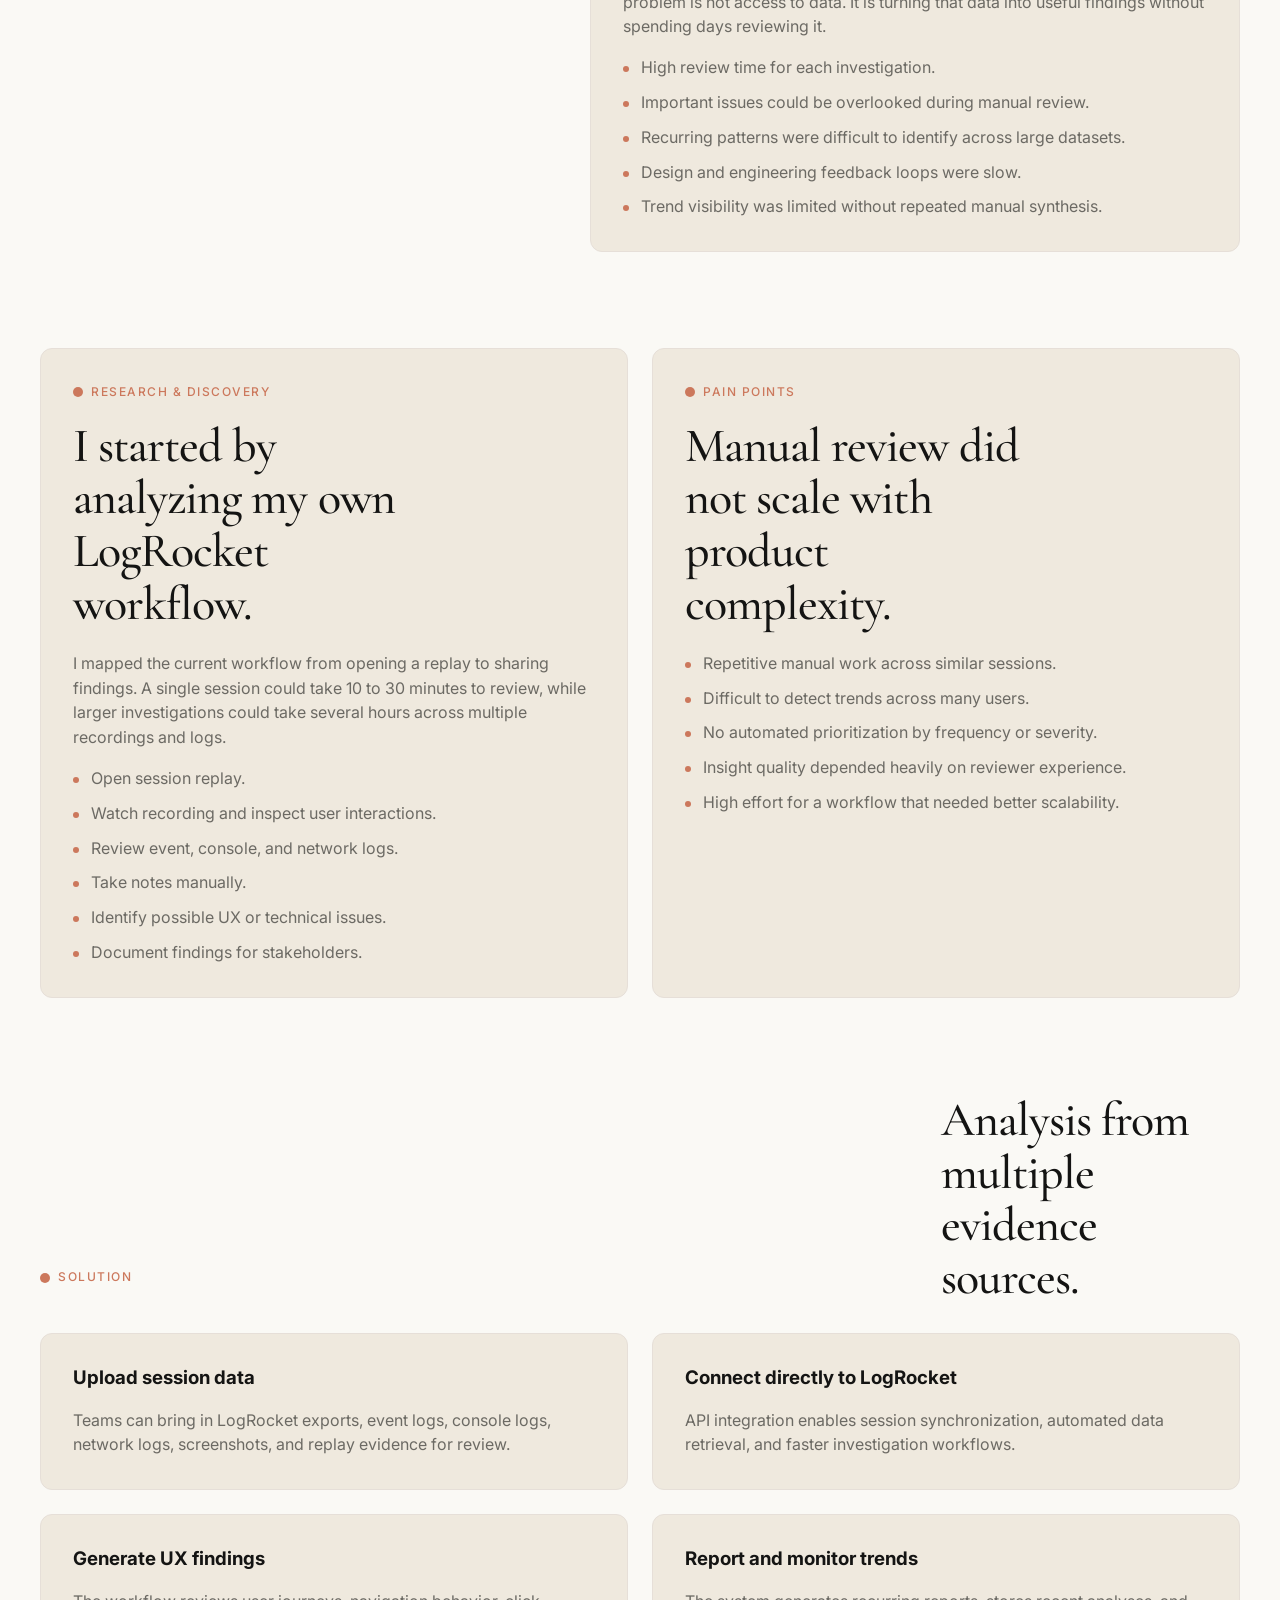
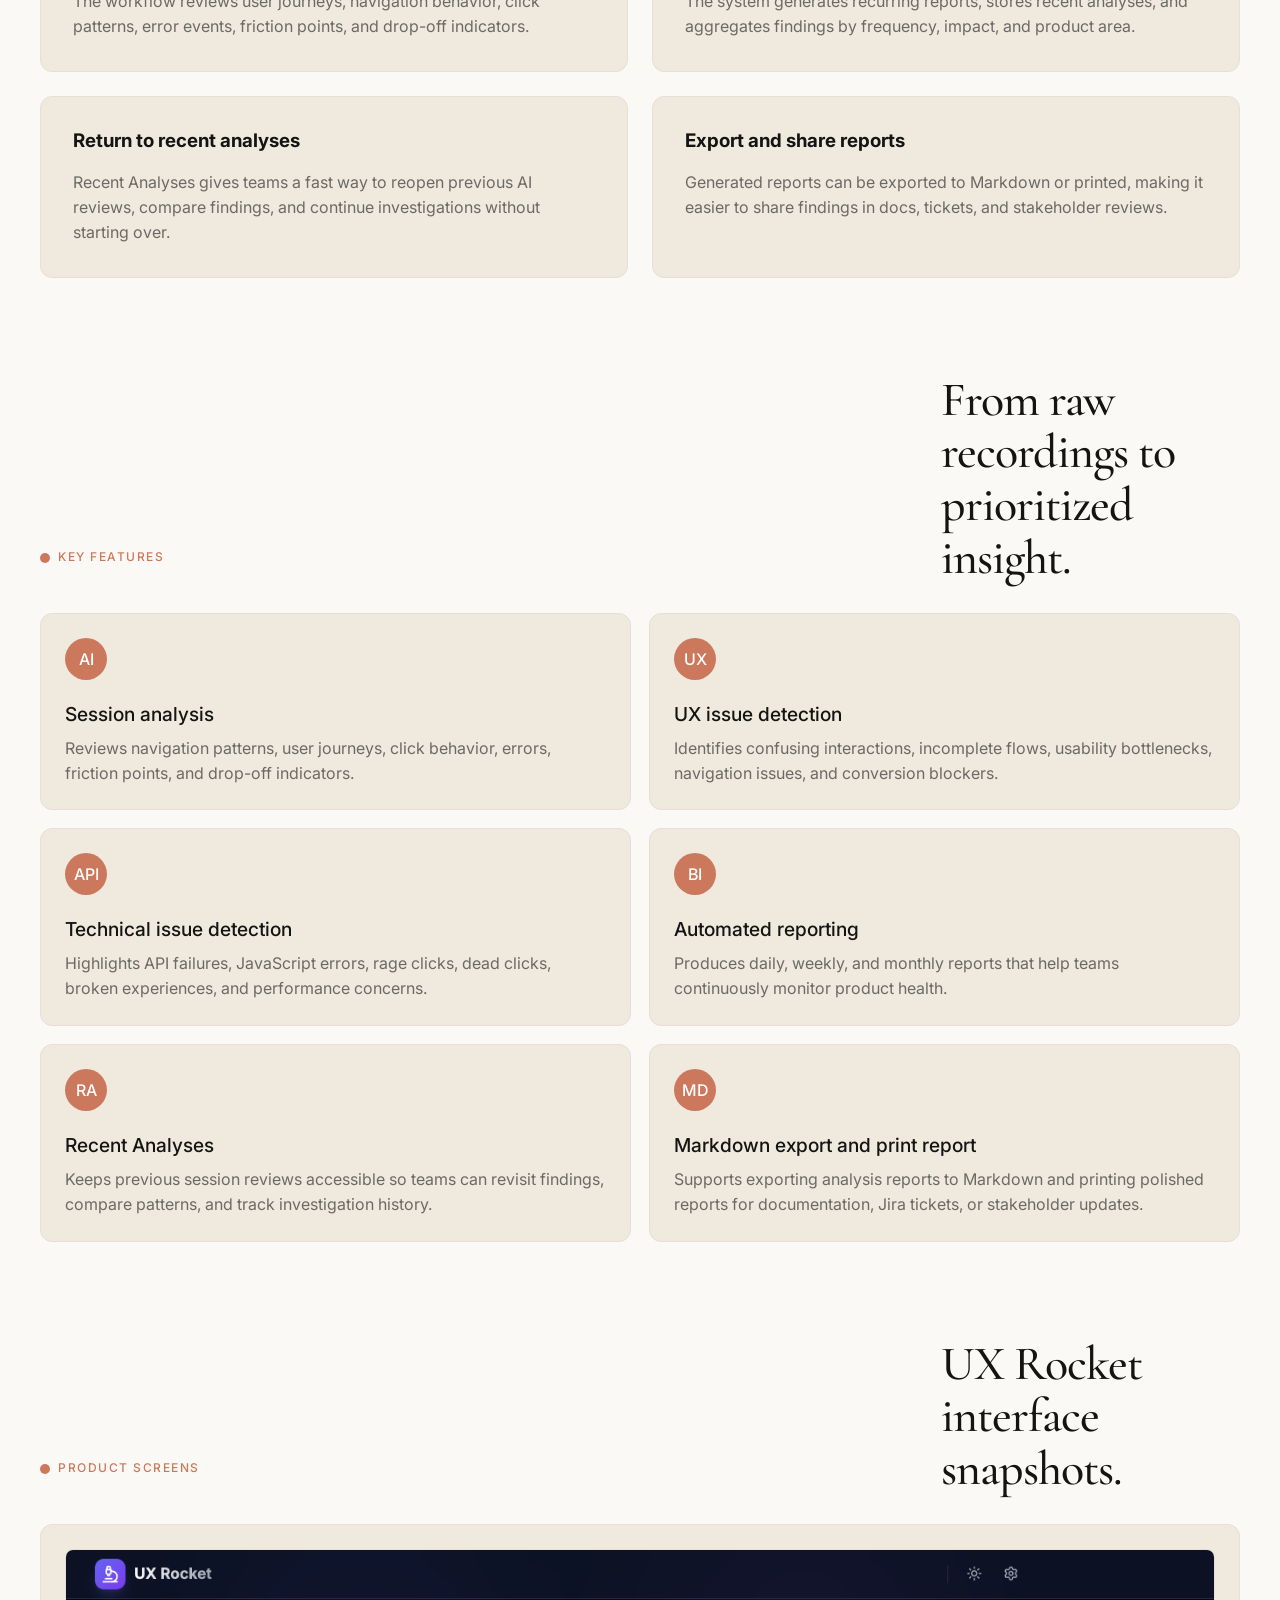
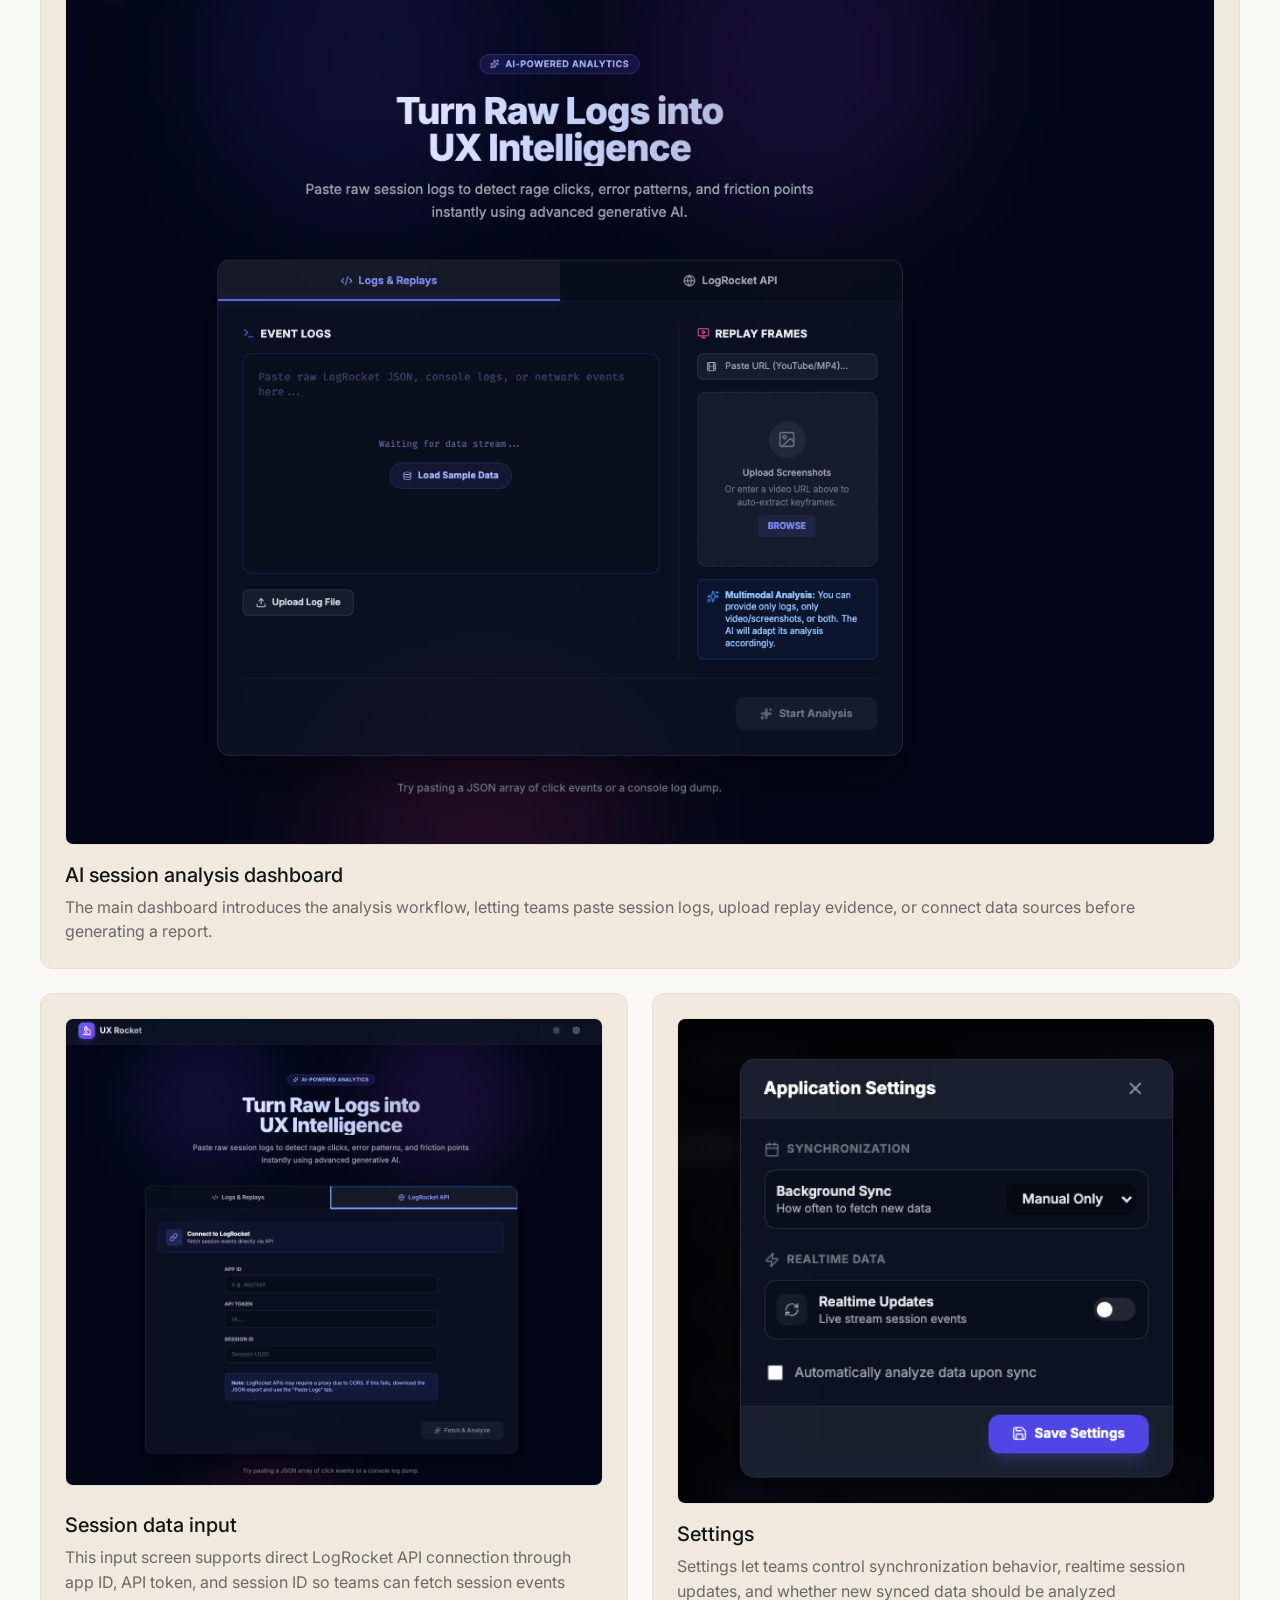
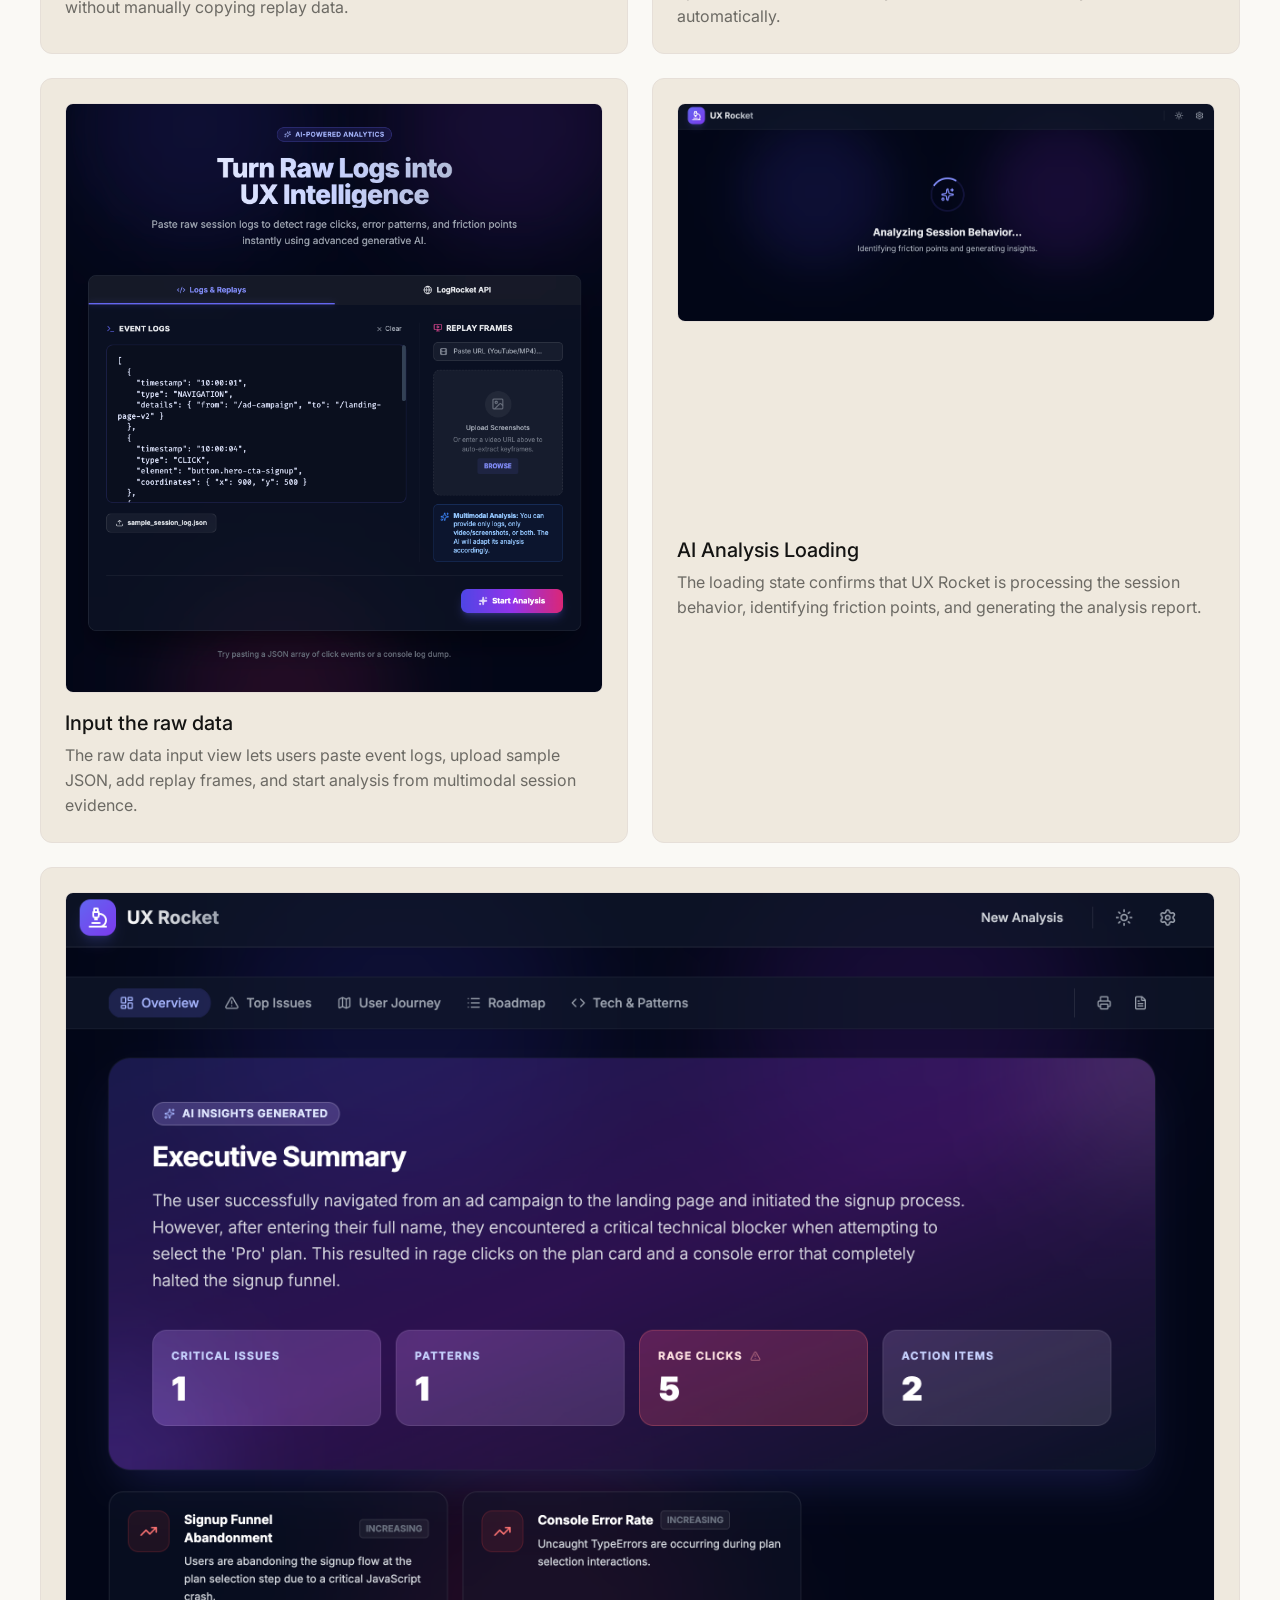
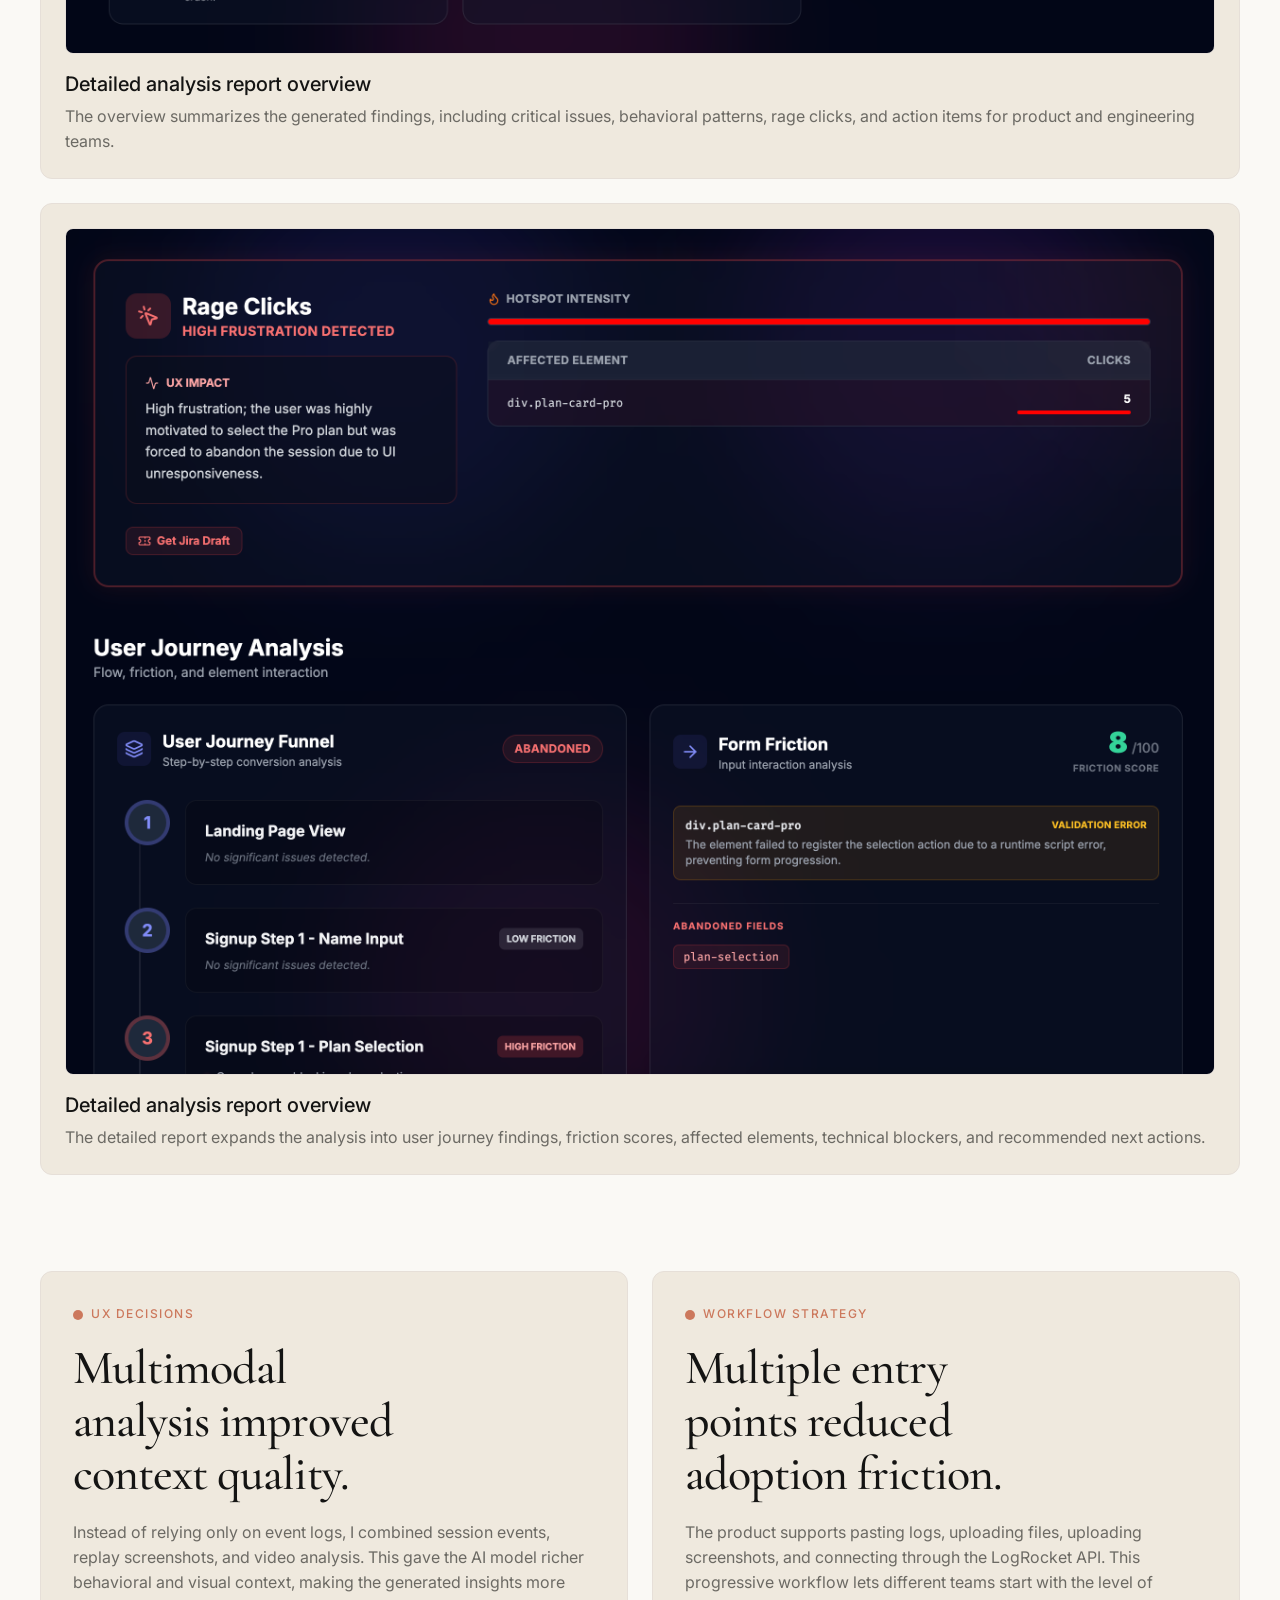
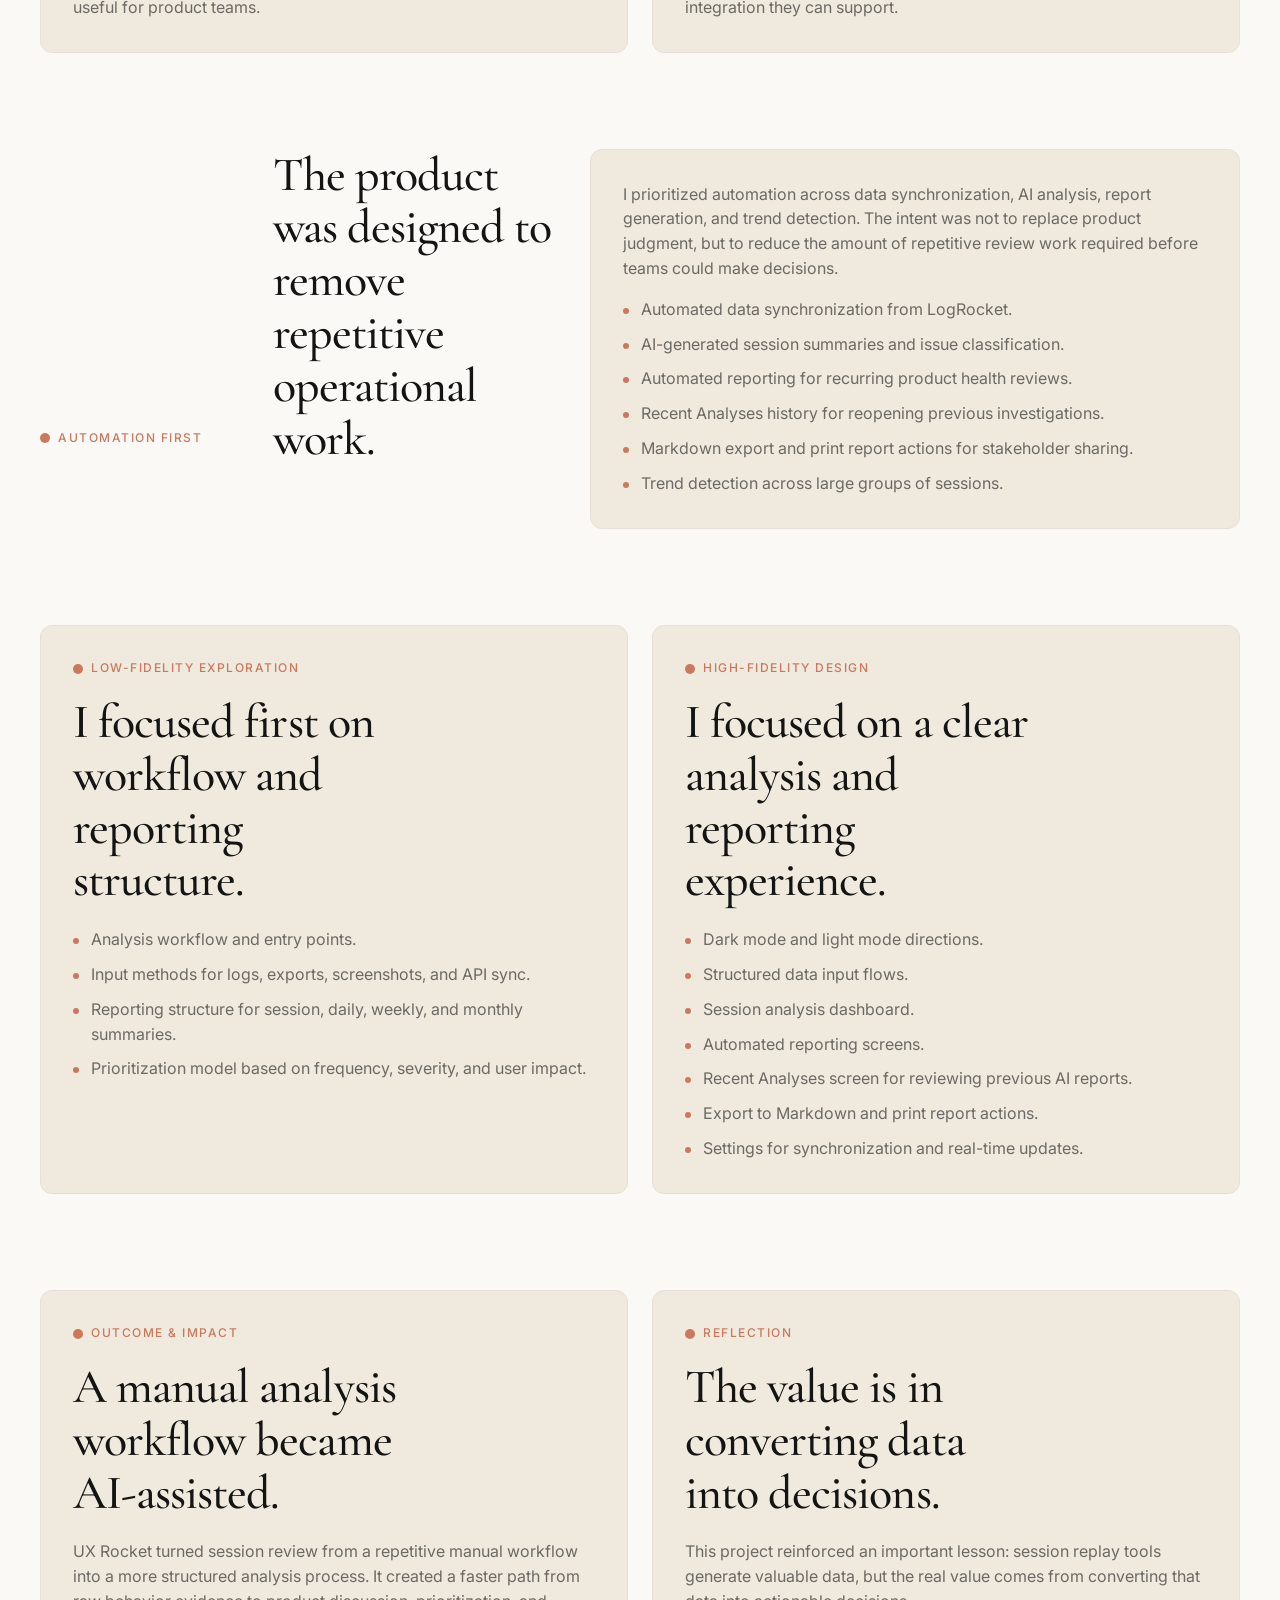
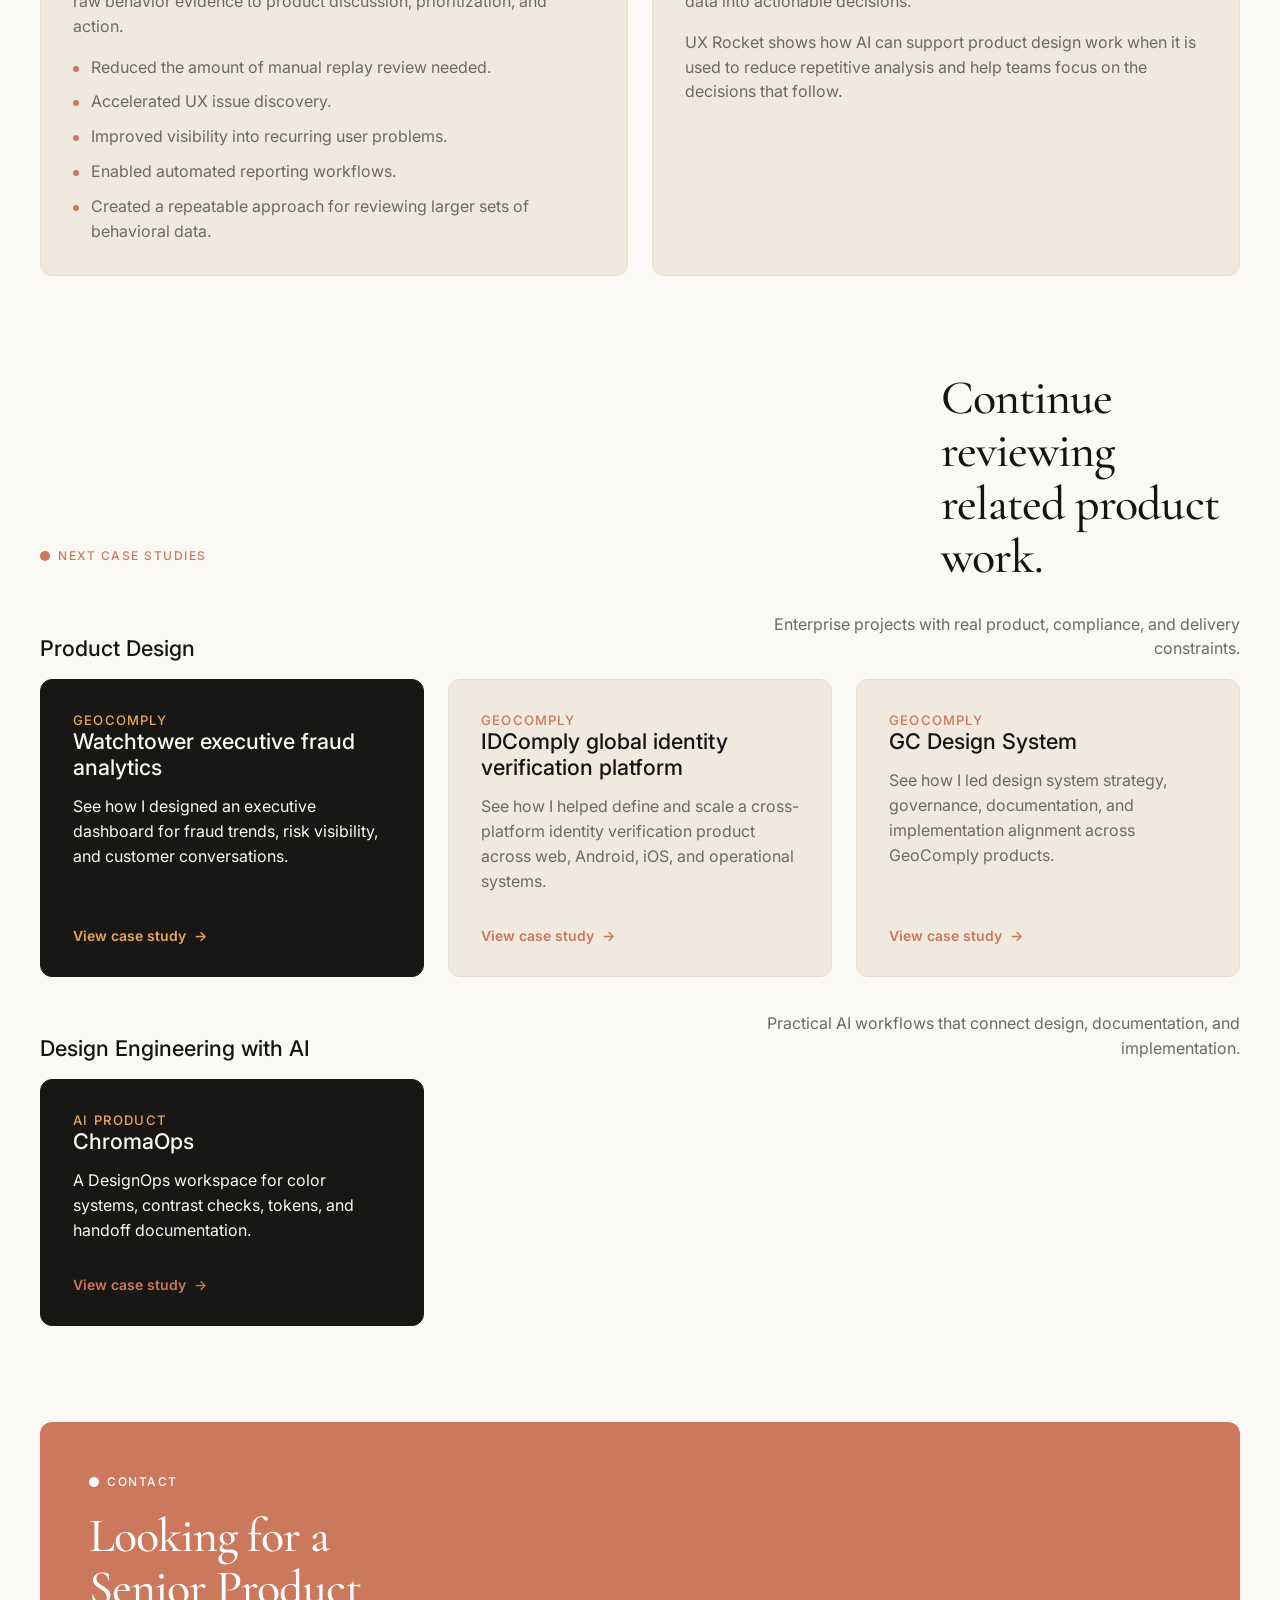
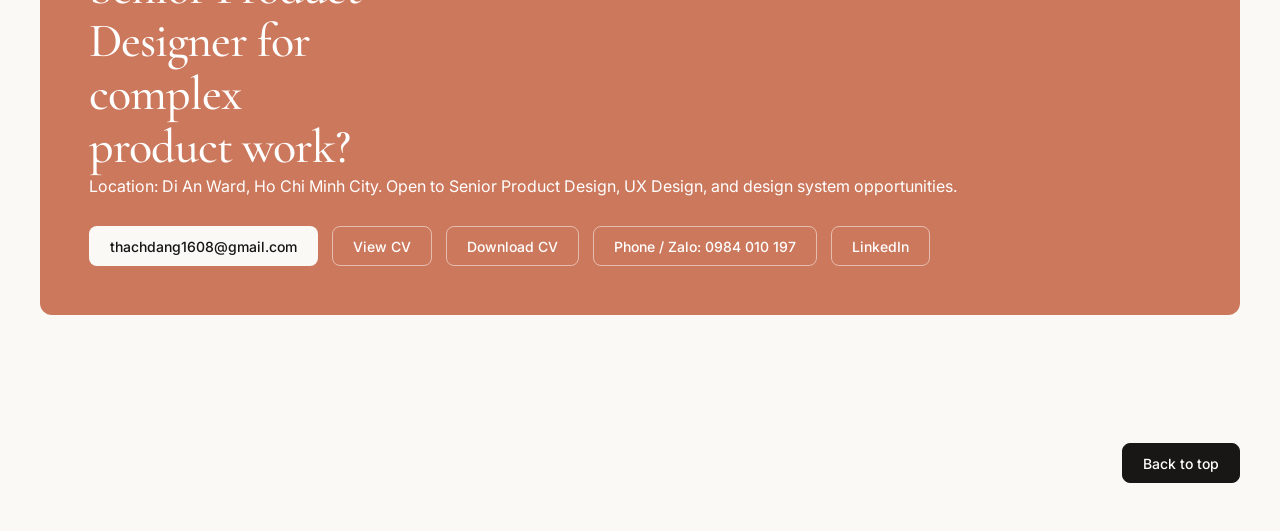
<file: ux-rocket.html>
<!DOCTYPE html>
<html lang="en">
  <head>
    <meta charset="UTF-8" />
    <meta name="viewport" content="width=device-width, initial-scale=1.0" />
    <title>UX Rocket Case Study | Thach Dang Van</title>
    <meta
      name="description"
      content="UX Rocket portfolio case study by Thach Dang Van. A UX analysis workflow for reviewing LogRocket sessions, event data, replay evidence, and product friction."
    />
    <link rel="preconnect" href="https://fonts.googleapis.com" />
    <link rel="preconnect" href="https://fonts.gstatic.com" crossorigin />
    <link rel="icon" href="fi-bs-magic-wand.svg" type="image/svg+xml" />
    <link
      href="https://fonts.googleapis.com/css2?family=Cormorant+Garamond:wght@500&family=Inter:wght@400;500;600;700&display=swap"
      rel="stylesheet"
    />
    <script>
      const storedTheme = localStorage.getItem('portfolio-theme');
      const preferredTheme = window.matchMedia('(prefers-color-scheme: dark)').matches ? 'dark' : 'light';
      document.documentElement.dataset.theme = storedTheme || preferredTheme;
    </script>
    <link rel="stylesheet" href="styles.css" />
  </head>
  <body>
    <div class="page-shell case-shell ux-rocket-shell">
      <header class="site-header">
        <a class="brand" href="index.html#top">
          <span class="brand-mark">TD</span>
          <span class="brand-text">Thach Dang Van</span>
        </a>
        <nav class="site-nav" aria-label="Primary navigation">
          <a href="index.html#work">Work</a>
          <a href="cv.html">My CV</a>
          <a href="index.html#contact">Contact</a>
        </nav>
      </header>

      <main id="top">
        <section class="case-hero section">
          <div class="case-hero-copy">
            <a class="back-link" href="index.html#work">Back to selected work</a>
            <p class="eyebrow">Personal Product | UX Analysis Workflow</p>
            <h1>UX Rocket</h1>
            <p class="case-lead">
              A UX analysis tool that turns session recordings, event logs, and replay evidence
              into clearer findings for design, product, and engineering teams.
            </p>
            <div class="hero-actions">
              <a class="button button-primary" href="https://ai.studio/apps/drive/1hg-kttiaVQBWfgGrsIjxEfsjg_jReEt7?fullscreenApplet=true" target="_blank" rel="noreferrer">Open in Google AI Studio</a>
            </div>
          </div>
          <aside class="case-summary card">
            <dl>
              <div>
                <dt>Role</dt>
                <dd>Product Designer, UX Strategist, AI Workflow Designer</dd>
              </div>
              <div>
                <dt>Timeline</dt>
                <dd>Personal Product, 2026</dd>
              </div>
              <div>
                <dt>Tools</dt>
                <dd>Google AI Studio, LogRocket API, AI Prompt Engineering, UX Research, Product Design</dd>
              </div>
              <div>
                <dt>Focus</dt>
                <dd>Session replay analysis, UX issue detection, technical friction, automated reporting</dd>
              </div>
            </dl>
          </aside>
        </section>

        <section class="case-visual ux-rocket-visual" aria-label="UX Rocket product dashboard preview">
          <div class="ux-rocket-ai-ribbon" aria-hidden="true">
            <span>Session replay</span>
            <span>Event stream</span>
            <span>AI analysis</span>
            <span>UX report</span>
          </div>
          <div class="ux-rocket-signal ux-rocket-signal-a" aria-hidden="true"></div>
          <div class="ux-rocket-signal ux-rocket-signal-b" aria-hidden="true"></div>
          <div class="ux-rocket-signal ux-rocket-signal-c" aria-hidden="true"></div>
          <div class="ux-rocket-ai-card ux-rocket-ai-card-left" aria-hidden="true">
            <span>Friction detected</span>
            <strong>Form hesitation spike</strong>
            <small>AI confidence 91%</small>
          </div>
          <div class="ux-rocket-ai-card ux-rocket-ai-card-right" aria-hidden="true">
            <span>Insight summary</span>
            <strong>Replay patterns grouped</strong>
            <small>12 sessions analyzed</small>
          </div>
          <img class="ux-rocket-hero-image" src="assets/ux-rocket/thumbnail.png" alt="UX Rocket product interface thumbnail" />
        </section>

        <nav class="case-jump-nav" aria-label="UX Rocket case study sections">
          <a href="#overview">Overview</a>
          <a href="#problem">Problem</a>
          <a href="#goal">Goal</a>
          <a href="#research">Research</a>
          <a href="#solution">Solution</a>
          <a href="#screens">Screens</a>
          <a href="#decisions">UX Decisions</a>
          <a href="#process">Process</a>
          <a href="#impact">Impact</a>
        </nav>

        <section class="section recruiter-snapshot" aria-label="Case study highlights">
          <div class="section-heading">
            <p class="eyebrow">Case Study Highlights</p>
            <h2>Turning replay data into usable product findings.</h2>
          </div>
          <div class="watchtower-chart-grid">
            <article class="watchtower-chart-card card">
              <span>01</span>
              <h3>Core challenge</h3>
              <p>Session replay tools collect useful data, but finding patterns still takes a lot of manual review.</p>
            </article>
            <article class="watchtower-chart-card card">
              <span>02</span>
              <h3>My ownership</h3>
              <p>Product strategy, workflow mapping, analysis model, prompt structure, reporting logic, and interface direction.</p>
            </article>
            <article class="watchtower-chart-card card">
              <span>03</span>
              <h3>Product idea</h3>
              <p>Combine LogRocket data, event logs, replay frames, screenshots, and generated summaries in one review workflow.</p>
            </article>
            <article class="watchtower-chart-card card">
              <span>04</span>
              <h3>Value</h3>
              <p>Help teams find friction faster, see repeated patterns, and spend less time watching recordings one by one.</p>
            </article>
          </div>
        </section>

        <section class="section case-section-grid" id="overview">
          <article class="case-block card">
            <p class="eyebrow">Overview</p>
            <h2>A faster workflow for session replay analysis.</h2>
            <p>
              UX Rocket turns session recordings and event logs into structured UX findings. It helps
              design, product, and engineering teams identify usability issues, user friction,
              technical problems, and improvement opportunities with less manual replay review.
            </p>
            <p>
              Built using Google AI Studio, the product combines LogRocket session data, replay evidence,
              screenshots, and generated reporting into a single workflow.
            </p>
          </article>

          <article class="case-block card" id="goal">
            <p class="eyebrow">Goal</p>
            <h2>Help teams focus on solving problems.</h2>
            <ul class="detail-list">
              <li>Detect UX friction faster.</li>
              <li>Surface usability problems automatically.</li>
              <li>Identify technical issues and broken experiences.</li>
              <li>Discover recurring behavioral patterns across sessions.</li>
              <li>Generate daily, weekly, and monthly UX reports.</li>
              <li>Reduce time spent reviewing recordings manually.</li>
            </ul>
          </article>
        </section>

        <section class="section split-section" id="problem">
          <div class="section-heading narrow">
            <p class="eyebrow">The Problem</p>
            <h2>The real challenge was not collecting data.</h2>
          </div>
          <div class="card case-block">
            <p>
              Tools like LogRocket provide valuable behavioral data, but extracting meaningful
              insights remains a manual process. In my day-to-day work, I often spent hours watching
              recordings, reviewing interactions, searching for UX issues, identifying technical
              failures, documenting findings, and sharing notes with stakeholders.
            </p>
            <p>
              As products scale, thousands of sessions can be generated every week. The problem is not
              access to data. It is turning that data into useful findings without spending days reviewing it.
            </p>
            <ul class="detail-list">
              <li>High review time for each investigation.</li>
              <li>Important issues could be overlooked during manual review.</li>
              <li>Recurring patterns were difficult to identify across large datasets.</li>
              <li>Design and engineering feedback loops were slow.</li>
              <li>Trend visibility was limited without repeated manual synthesis.</li>
            </ul>
          </div>
        </section>

        <section class="section case-section-grid" id="research">
          <article class="case-block card">
            <p class="eyebrow">Research & Discovery</p>
            <h2>I started by analyzing my own LogRocket workflow.</h2>
            <p>
              I mapped the current workflow from opening a replay to sharing findings. A single
              session could take 10 to 30 minutes to review, while larger investigations could take
              several hours across multiple recordings and logs.
            </p>
            <ul class="detail-list">
              <li>Open session replay.</li>
              <li>Watch recording and inspect user interactions.</li>
              <li>Review event, console, and network logs.</li>
              <li>Take notes manually.</li>
              <li>Identify possible UX or technical issues.</li>
              <li>Document findings for stakeholders.</li>
            </ul>
          </article>

          <article class="case-block card">
            <p class="eyebrow">Pain Points</p>
            <h2>Manual review did not scale with product complexity.</h2>
            <ul class="detail-list">
              <li>Repetitive manual work across similar sessions.</li>
              <li>Difficult to detect trends across many users.</li>
              <li>No automated prioritization by frequency or severity.</li>
              <li>Insight quality depended heavily on reviewer experience.</li>
              <li>High effort for a workflow that needed better scalability.</li>
            </ul>
          </article>
        </section>

        <section class="section" id="solution">
          <div class="section-heading">
            <p class="eyebrow">Solution</p>
            <h2>Analysis from multiple evidence sources.</h2>
          </div>
          <div class="case-section-grid">
            <article class="case-block card">
              <h3>Upload session data</h3>
              <p>Teams can bring in LogRocket exports, event logs, console logs, network logs, screenshots, and replay evidence for review.</p>
            </article>
            <article class="case-block card">
              <h3>Connect directly to LogRocket</h3>
              <p>API integration enables session synchronization, automated data retrieval, and faster investigation workflows.</p>
            </article>
            <article class="case-block card">
              <h3>Generate UX findings</h3>
              <p>The workflow reviews user journeys, navigation behavior, click patterns, error events, friction points, and drop-off indicators.</p>
            </article>
            <article class="case-block card">
              <h3>Report and monitor trends</h3>
              <p>The system generates recurring reports, stores recent analyses, and aggregates findings by frequency, impact, and product area.</p>
            </article>
            <article class="case-block card">
              <h3>Return to recent analyses</h3>
              <p>Recent Analyses gives teams a fast way to reopen previous AI reviews, compare findings, and continue investigations without starting over.</p>
            </article>
            <article class="case-block card">
              <h3>Export and share reports</h3>
              <p>Generated reports can be exported to Markdown or printed, making it easier to share findings in docs, tickets, and stakeholder reviews.</p>
            </article>
          </div>
        </section>

        <section class="section">
          <div class="section-heading">
            <p class="eyebrow">Key Features</p>
            <h2>From raw recordings to prioritized insight.</h2>
          </div>
          <div class="watchtower-chart-grid">
            <article class="watchtower-chart-card card">
              <span>AI</span>
              <h3>Session analysis</h3>
              <p>Reviews navigation patterns, user journeys, click behavior, errors, friction points, and drop-off indicators.</p>
            </article>
            <article class="watchtower-chart-card card">
              <span>UX</span>
              <h3>UX issue detection</h3>
              <p>Identifies confusing interactions, incomplete flows, usability bottlenecks, navigation issues, and conversion blockers.</p>
            </article>
            <article class="watchtower-chart-card card">
              <span>API</span>
              <h3>Technical issue detection</h3>
              <p>Highlights API failures, JavaScript errors, rage clicks, dead clicks, broken experiences, and performance concerns.</p>
            </article>
            <article class="watchtower-chart-card card">
              <span>BI</span>
              <h3>Automated reporting</h3>
              <p>Produces daily, weekly, and monthly reports that help teams continuously monitor product health.</p>
            </article>
            <article class="watchtower-chart-card card">
              <span>RA</span>
              <h3>Recent Analyses</h3>
              <p>Keeps previous session reviews accessible so teams can revisit findings, compare patterns, and track investigation history.</p>
            </article>
            <article class="watchtower-chart-card card">
              <span>MD</span>
              <h3>Markdown export and print report</h3>
              <p>Supports exporting analysis reports to Markdown and printing polished reports for documentation, Jira tickets, or stakeholder updates.</p>
            </article>
          </div>
        </section>

        <section class="section" id="screens">
          <div class="section-heading">
            <p class="eyebrow">Product Screens</p>
            <h2>UX Rocket interface snapshots.</h2>
          </div>
          <div class="screen-gallery ux-rocket-screens">
            <figure class="screen-shot screen-shot-large">
              <img src="assets/ux-rocket/screenshot-2026-05-29-02-07-39.png" alt="UX Rocket session analysis dashboard" />
              <figcaption>
                <h3>AI session analysis dashboard</h3>
                 <p>The main dashboard introduces the analysis workflow, letting teams paste session logs, upload replay evidence, or connect data sources before generating a report.</p>
              </figcaption>
            </figure>
            <figure class="screen-shot">
              <img src="assets/ux-rocket/screenshot-2026-05-29-02-07-48.png" alt="UX Rocket session data input workflow" />
              <figcaption>
                <h3>Session data input</h3>
                <p>This input screen supports direct LogRocket API connection through app ID, API token, and session ID so teams can fetch session events without manually copying replay data.</p>
              </figcaption>
            </figure>
            <figure class="screen-shot">
              <img src="assets/ux-rocket/screenshot-2026-05-29-02-07-55.png" alt="UX Rocket UX issue detection screen" />
              <figcaption>
                <h3>Settings</h3>
                <p>Settings let teams control synchronization behavior, realtime session updates, and whether new synced data should be analyzed automatically.</p>
              </figcaption>
            </figure>
            <figure class="screen-shot">
              <img src="assets/ux-rocket/screenshot-2026-05-29-02-08-14.png" alt="UX Rocket automated reporting screen" />
              <figcaption>
                <h3>Input the raw data</h3>
                <p>The raw data input view lets users paste event logs, upload sample JSON, add replay frames, and start analysis from multimodal session evidence.</p>
              </figcaption>
            </figure>
            <figure class="screen-shot">
              <img src="assets/ux-rocket/screenshot-2026-05-29-16-37-36.png" alt="UX Rocket trend analysis screen" />
              <figcaption>
                <h3>AI Analysis Loading</h3>
                <p>The loading state confirms that UX Rocket is processing the session behavior, identifying friction points, and generating the analysis report.</p>
              </figcaption>
            </figure>
            <figure class="screen-shot screen-shot-large">
              <img src="assets/ux-rocket/screenshot-2026-05-29-16-57-08.png" alt="UX Rocket report export and print interface" />
              <figcaption>
                <h3>Detailed analysis report overview</h3>
                <p>The overview summarizes the generated findings, including critical issues, behavioral patterns, rage clicks, and action items for product and engineering teams.</p>
              </figcaption>
            </figure>
            <figure class="screen-shot screen-shot-large">
              <img src="assets/ux-rocket/screenshot-2026-05-29-16-45-30.png" alt="UX Rocket detailed analysis report overview" />
              <figcaption>
                <h3>Detailed analysis report overview</h3>
                <p>The detailed report expands the analysis into user journey findings, friction scores, affected elements, technical blockers, and recommended next actions.</p>
              </figcaption>
            </figure>
          </div>
        </section>

        <section class="section case-section-grid" id="decisions">
          <article class="case-block card">
            <p class="eyebrow">UX Decisions</p>
            <h2>Multimodal analysis improved context quality.</h2>
            <p>
              Instead of relying only on event logs, I combined session events, replay screenshots,
              and video analysis. This gave the AI model richer behavioral and visual context, making
              the generated insights more useful for product teams.
            </p>
          </article>

          <article class="case-block card">
            <p class="eyebrow">Workflow Strategy</p>
            <h2>Multiple entry points reduced adoption friction.</h2>
            <p>
              The product supports pasting logs, uploading files, uploading screenshots, and connecting
              through the LogRocket API. This progressive workflow lets different teams start with the
              level of integration they can support.
            </p>
          </article>
        </section>

        <section class="section split-section">
          <div class="section-heading narrow">
            <p class="eyebrow">Automation First</p>
            <h2>The product was designed to remove repetitive operational work.</h2>
          </div>
          <div class="card case-block">
            <p>
              I prioritized automation across data synchronization, AI analysis, report generation,
              and trend detection. The intent was not to replace product judgment, but to reduce the
              amount of repetitive review work required before teams could make decisions.
            </p>
            <ul class="detail-list">
              <li>Automated data synchronization from LogRocket.</li>
              <li>AI-generated session summaries and issue classification.</li>
              <li>Automated reporting for recurring product health reviews.</li>
              <li>Recent Analyses history for reopening previous investigations.</li>
              <li>Markdown export and print report actions for stakeholder sharing.</li>
              <li>Trend detection across large groups of sessions.</li>
            </ul>
          </div>
        </section>

        <section class="section case-section-grid" id="process">
          <article class="case-block card">
            <p class="eyebrow">Low-Fidelity Exploration</p>
            <h2>I focused first on workflow and reporting structure.</h2>
            <ul class="detail-list">
              <li>Analysis workflow and entry points.</li>
              <li>Input methods for logs, exports, screenshots, and API sync.</li>
              <li>Reporting structure for session, daily, weekly, and monthly summaries.</li>
              <li>Prioritization model based on frequency, severity, and user impact.</li>
            </ul>
          </article>

          <article class="case-block card">
            <p class="eyebrow">High-Fidelity Design</p>
            <h2>I focused on a clear analysis and reporting experience.</h2>
            <ul class="detail-list">
              <li>Dark mode and light mode directions.</li>
              <li>Structured data input flows.</li>
              <li>Session analysis dashboard.</li>
              <li>Automated reporting screens.</li>
              <li>Recent Analyses screen for reviewing previous AI reports.</li>
              <li>Export to Markdown and print report actions.</li>
              <li>Settings for synchronization and real-time updates.</li>
            </ul>
          </article>
        </section>

        <section class="section case-section-grid" id="impact">
          <article class="case-block card">
            <p class="eyebrow">Outcome & Impact</p>
            <h2>A manual analysis workflow became AI-assisted.</h2>
            <p>
              UX Rocket turned session review from a repetitive manual workflow into a more structured
              analysis process. It created a faster path from raw behavior evidence to product discussion,
              prioritization, and action.
            </p>
            <ul class="detail-list">
              <li>Reduced the amount of manual replay review needed.</li>
              <li>Accelerated UX issue discovery.</li>
              <li>Improved visibility into recurring user problems.</li>
              <li>Enabled automated reporting workflows.</li>
              <li>Created a repeatable approach for reviewing larger sets of behavioral data.</li>
            </ul>
          </article>

          <article class="case-block card" id="reflection">
            <p class="eyebrow">Reflection</p>
            <h2>The value is in converting data into decisions.</h2>
            <p>
              This project reinforced an important lesson: session replay tools generate valuable
              data, but the real value comes from converting that data into actionable decisions.
            </p>
            <p>
              UX Rocket shows how AI can support product design work when it is used to reduce
              repetitive analysis and help teams focus on the decisions that follow.
            </p>
          </article>
        </section>

        <section class="section case-next-section" aria-label="Read another case study">
          <div class="section-heading">
            <p class="eyebrow">Next Case Studies</p>
            <h2>Continue reviewing related product work.</h2>
          </div>
          <div class="work-category-heading">
            <h3>Product Design</h3>
            <p>Enterprise projects with real product, compliance, and delivery constraints.</p>
          </div>
          <div class="card-grid work-grid">
            <article class="card project-card">
              <a href="watchtower.html" aria-label="Open Watchtower case study">
                <div class="project-meta">GeoComply</div>
                <h3>Watchtower executive fraud analytics</h3>
                <p>See how I designed an executive dashboard for fraud trends, risk visibility, and customer conversations.</p>
                <span class="card-link">View case study</span>
              </a>
            </article>
            <article class="card project-card">
              <a href="idcomply.html" aria-label="Open IDComply case study">
                <div class="project-meta">GeoComply</div>
                <h3>IDComply global identity verification platform</h3>
                <p>See how I helped define and scale a cross-platform identity verification product across web, Android, iOS, and operational systems.</p>
                <span class="card-link">View case study</span>
              </a>
            </article>
            <article class="card project-card">
              <a href="gc-design-system.html" aria-label="Open GC Design System case study">
                <div class="project-meta">GeoComply</div>
                <h3>GC Design System</h3>
                <p>See how I led design system strategy, governance, documentation, and implementation alignment across GeoComply products.</p>
                <span class="card-link">View case study</span>
              </a>
            </article>
          </div>
          <div class="work-category-heading work-category-heading-spaced">
            <h3>Design Engineering with AI</h3>
            <p>Practical AI workflows that connect design, documentation, and implementation.</p>
          </div>
          <div class="card-grid ai-work-grid">
            <article class="card project-card">
              <a href="chromaops.html" aria-label="Open ChromaOps case study">
                <div class="project-meta">AI Product</div>
                <h3>ChromaOps</h3>
                <p>A DesignOps workspace for color systems, contrast checks, tokens, and handoff documentation.</p>
                <span class="card-link">View case study</span>
              </a>
            </article>
          </div>
        </section>

        <section class="section contact-section" id="contact">
          <div class="contact-card card">
            <p class="eyebrow">Contact</p>
            <h2>Looking for a Senior Product Designer for complex product work?</h2>
            <p>
              Location: Di An Ward, Ho Chi Minh City. Open to Senior Product Design, UX Design, and design system opportunities.
            </p>
            <div class="contact-actions">
              <a class="button button-primary" href="mailto:thachdang1608@gmail.com">thachdang1608@gmail.com</a>
              <a class="button button-secondary" href="cv.html">View CV</a>
              <a class="button button-secondary" href="assets/thach-dang-van-senior-product-designer.pdf" target="_blank" rel="noreferrer">Download CV</a>
              <a class="button button-secondary" href="tel:0984010197">Phone / Zalo: 0984 010 197</a>
              <a class="button button-secondary" href="https://www.linkedin.com/in/mrthach/" target="_blank" rel="noreferrer">LinkedIn</a>
            </div>
          </div>
        </section>
        <a class="back-to-top" href="#top">Back to top</a>
      </main>
    </div>
    <script src="script.js"></script>
  </body>
</html>
</file>
<file: styles.css>
:root {
  color-scheme: light;
  --bg: #faf9f5;
  --bg-2: #f5f0e8;
  --surface: #efe9de;
  --surface-strong: #faf9f5;
  --surface-dark: #181715;
  --surface-dark-elevated: #252320;
  --surface-dark-soft: #1f1e1b;
  --line: #e6dfd8;
  --line-strong: #d9cec1;
  --text: #141413;
  --muted: #6c6a64;
  --muted-soft: #8e8b82;
  --lead-text: #3d3d3a;
  --header-bg: rgba(250, 249, 245, 0.88);
  --sticky-bg: rgba(250, 249, 245, 0.9);
  --accent: #cc785c;
  --accent-2: #5db8a6;
  --accent-3: #e8a55a;
  --shadow: 0 1px 3px rgba(20, 20, 19, 0.08);
  --radius: 12px;
  --radius-sm: 8px;
  --radius-xl: 16px;
  --max-width: 1200px;
  --display-font: "Cormorant Garamond", "Times New Roman", serif;
  --body-font: "Inter", -apple-system, BlinkMacSystemFont, "Segoe UI", Roboto, sans-serif;
}

:root[data-theme="dark"] {
  color-scheme: dark;
  --bg: #10100f;
  --bg-2: #171615;
  --surface: #1b1a18;
  --surface-strong: #22201d;
  --surface-dark: #070706;
  --surface-dark-elevated: #171615;
  --surface-dark-soft: #201f1c;
  --line: #302e2a;
  --line-strong: #45413b;
  --text: #f4efe7;
  --muted: #b7aea2;
  --muted-soft: #8e867c;
  --lead-text: #d4cbc0;
  --header-bg: rgba(16, 16, 15, 0.88);
  --sticky-bg: rgba(16, 16, 15, 0.9);
  --shadow: 0 1px 3px rgba(0, 0, 0, 0.28);
}

* {
  box-sizing: border-box;
}

html {
  scroll-behavior: smooth;
}

body {
  margin: 0;
  font-family: var(--body-font);
  background: var(--bg);
  color: var(--text);
  transition: background 180ms ease, color 180ms ease;
}

body::before,
body::after {
  display: none;
}

body[data-protected-case]:not(.case-unlocked) .page-shell {
  display: none;
}

a {
  color: inherit;
  text-decoration: none;
}

ul {
  margin: 0;
  padding: 0;
  list-style: none;
}

p,
li {
  line-height: 1.55;
  color: var(--muted);
}

h1,
h2,
h3,
strong {
  color: var(--text);
}

h1,
h2 {
  font-family: var(--display-font);
  font-weight: 500;
}

h1,
h2,
h3,
p {
  margin-top: 0;
}

.page-shell {
  position: relative;
  z-index: 1;
  width: min(calc(100% - 32px), var(--max-width));
  margin: 0 auto;
  padding-bottom: 0;
}

.site-header {
  position: sticky;
  top: 0;
  z-index: 100;
  display: flex;
  justify-content: space-between;
  align-items: center;
  gap: 20px;
  min-height: 64px;
  padding: 12px 0;
  margin-top: 0;
  background: var(--header-bg);
  border-bottom: 1px solid var(--line);
  backdrop-filter: saturate(160%) blur(18px);
  border-radius: 0;
  box-shadow: none;
}

.back-to-top {
  display: flex;
  align-items: center;
  justify-content: center;
  min-height: 40px;
  width: fit-content;
  margin: 32px 0 48px auto;
  padding: 0 20px;
  border-radius: var(--radius-sm);
  color: #fff;
  font-size: 14px;
  font-weight: 500;
  background: var(--surface-dark);
  border: 1px solid var(--surface-dark);
}

.back-to-top:hover {
  background: var(--accent);
  border-color: var(--accent);
}

.brand {
  display: inline-flex;
  align-items: center;
  gap: 12px;
  font-weight: 600;
}

.brand-mark {
  display: grid;
  place-items: center;
  width: 34px;
  height: 34px;
  border-radius: 50%;
  background: var(--text);
  color: var(--bg);
  box-shadow: none;
  font-size: 0.76rem;
}

.site-nav {
  display: inline-flex;
  align-items: center;
  gap: 18px;
  margin-left: auto;
  color: var(--muted);
  font-size: 14px;
  font-weight: 500;
}

.site-nav a:hover,
.hero-links a:hover {
  color: var(--text);
}

.site-nav a.is-active {
  color: var(--text);
}

.section {
  padding: 96px 0 0;
}

.hero {
  display: grid;
  grid-template-columns: minmax(0, 1.35fr) minmax(320px, 0.9fr);
  gap: 48px;
  min-height: calc(100vh - 64px);
  align-items: center;
}

.hero-copy {
  padding-right: 16px;
}

.eyebrow {
  display: inline-flex;
  align-items: center;
  gap: 8px;
  margin-bottom: 18px;
  font-size: 12px;
  font-weight: 500;
  letter-spacing: 1.5px;
  text-transform: uppercase;
  color: var(--accent);
}

.eyebrow::before {
  content: "";
  width: 10px;
  height: 10px;
  border-radius: 50%;
  background: var(--accent);
}

h1 {
  font-size: clamp(3.4rem, 6vw, 4rem);
  line-height: 1.05;
  letter-spacing: -0.024em;
  max-width: 12ch;
  margin-bottom: 24px;
}

.hero-text {
  max-width: 62ch;
  color: var(--lead-text);
  font-size: 1.1rem;
}

.hero-actions,
.contact-actions {
  display: flex;
  flex-wrap: wrap;
  gap: 14px;
  margin-top: 28px;
}

.button {
  display: inline-flex;
  align-items: center;
  justify-content: center;
  min-height: 40px;
  padding: 0 20px;
  border-radius: var(--radius-sm);
  border: 1px solid transparent;
  font-size: 14px;
  font-weight: 500;
  transition: transform 160ms ease, background 160ms ease, border-color 160ms ease;
}

.button:hover {
  transform: none;
}

.button:active {
  transform: scale(0.98);
}

.button-primary {
  color: #fff;
  background: var(--accent);
  box-shadow: none;
}

.button-primary:active {
  background: #a9583e;
}

.button-secondary {
  background: var(--bg);
  border-color: var(--line);
  color: var(--text);
}

.case-password-gate {
  display: grid;
  min-height: 100vh;
  padding: 32px;
  place-items: center;
}

.case-password-card {
  width: min(100%, 560px);
  padding: clamp(28px, 5vw, 48px);
  border-radius: var(--radius-xl);
}

.case-password-brand {
  margin-bottom: 48px;
}

.case-password-card h1 {
  max-width: 11ch;
  margin-bottom: 18px;
}

.case-password-copy {
  max-width: 44ch;
  color: var(--lead-text);
}

.case-password-form {
  display: grid;
  gap: 12px;
  margin-top: 28px;
}

.case-password-form label {
  color: var(--text);
  font-size: 14px;
  font-weight: 600;
}

.case-password-form input {
  width: 100%;
  min-height: 48px;
  padding: 0 14px;
  color: var(--text);
  background: var(--surface-strong);
  border: 1px solid var(--line-strong);
  border-radius: var(--radius);
  font: inherit;
}

.case-password-form input:focus {
  border-color: var(--accent);
  outline: 3px solid rgba(204, 120, 92, 0.22);
}

.case-password-error {
  margin: 0;
  color: var(--accent);
  font-size: 14px;
  font-weight: 600;
}

.case-password-actions {
  display: flex;
  flex-wrap: wrap;
  gap: 12px;
  margin-top: 12px;
}

.contact-actions a[href^="mailto:"],
.contact-actions a[href^="tel:"],
.cv-contact-card a[href^="mailto:"],
.cv-contact-card a[href^="tel:"] {
  -webkit-user-select: text;
  user-select: text;
}

.hero-links {
  display: flex;
  flex-wrap: wrap;
  gap: 18px;
  margin-top: 28px;
  font-weight: 500;
}

.hero-card,
.card {
  position: relative;
  background: var(--surface);
  border: 1px solid var(--line);
  box-shadow: none;
  backdrop-filter: none;
}

.hero-card {
  padding: 32px;
  border-radius: var(--radius-xl);
  overflow: hidden;
  background: var(--surface-dark);
}

.profile-photo {
  display: block;
  width: 100%;
  aspect-ratio: 4 / 3;
  margin-bottom: 24px;
  border-radius: var(--radius);
  object-fit: cover;
  object-position: center;
  border: 1px solid rgba(250, 249, 245, 0.12);
}

.hero-card::after {
  display: none;
}

.hero-card-top {
  display: inline-flex;
  align-items: center;
  gap: 10px;
  margin-bottom: 26px;
  padding: 10px 14px;
  border: 1px solid var(--line);
  border-radius: 999px;
  color: #faf9f5;
  font-size: 0.92rem;
  background: var(--surface-dark-elevated);
  border-color: rgba(250, 249, 245, 0.12);
}

.status-dot {
  width: 10px;
  height: 10px;
  border-radius: 50%;
  background: #5db872;
  box-shadow: 0 0 0 6px rgba(93, 184, 114, 0.14);
}

.hero-card-grid {
  display: grid;
  grid-template-columns: repeat(2, minmax(0, 1fr));
  gap: 14px;
}

.hero-card-grid article,
.metric-card,
.project-card,
.timeline-item,
.stack-card,
.ai-panel,
.about-copy,
.contact-card {
  padding: 32px;
  border-radius: var(--radius);
  border: 1px solid var(--line);
}

.hero-card-grid article {
  background: var(--surface-dark-soft);
  border-color: rgba(250, 249, 245, 0.1);
}

.hero-card-grid article span {
  color: #a09d96;
}

.hero-card-grid strong {
  color: #faf9f5;
}

.hero-card-grid strong,
.metric-card strong {
  display: block;
  margin-bottom: 8px;
  font-size: 1.6rem;
  letter-spacing: -0.04em;
}

.proof-strip {
  display: grid;
  grid-template-columns: repeat(5, minmax(0, 1fr));
  gap: 12px;
  margin-top: 24px;
}

.proof-strip div {
  padding: 16px;
  border-radius: var(--radius);
  text-align: center;
  font-size: 0.95rem;
  font-weight: 600;
  color: var(--text);
  background: var(--surface);
  border: 1px solid var(--line);
}

.section-heading {
  display: flex;
  justify-content: space-between;
  align-items: end;
  gap: 24px;
  margin-bottom: 28px;
}

.section-heading.narrow {
  max-width: 680px;
}

h2 {
  max-width: 13ch;
  font-size: clamp(2.4rem, 4vw, 3rem);
  line-height: 1.1;
  letter-spacing: -0.02em;
  margin-bottom: 0;
}

.card-grid,
.metrics-section,
.dual-column {
  display: grid;
  gap: 24px;
}

.work-grid {
  grid-template-columns: repeat(3, minmax(0, 1fr));
}

.personal-project-grid {
  grid-template-columns: repeat(3, minmax(0, 1fr));
}

.ai-work-grid {
  grid-template-columns: repeat(3, minmax(0, 1fr));
}

.work-category-heading {
  display: flex;
  justify-content: space-between;
  gap: 20px;
  align-items: end;
  margin-bottom: 18px;
}

.work-category-heading-spaced {
  margin-top: 34px;
}

.work-category-heading h3 {
  margin-bottom: 0;
  font-size: 1.35rem;
  font-weight: 500;
}

.work-category-heading p {
  max-width: 520px;
  margin-bottom: 0;
  text-align: right;
}

.personal-project-card {
  overflow: hidden;
  background: var(--surface);
}

.personal-project-card a {
  display: block;
}

.project-card a {
  display: flex;
  min-height: 100%;
  flex-direction: column;
}

.project-thumbnail {
  display: block;
  width: 100%;
  aspect-ratio: 16 / 10;
  margin-bottom: 20px;
  border-radius: var(--radius-sm);
  object-fit: cover;
  object-position: top center;
  border: 1px solid var(--line);
  background: var(--bg-2);
}

.project-image-placeholder {
  display: grid;
  place-items: center;
  min-height: 180px;
  margin: -4px -4px 20px;
  border: 1px dashed var(--line-strong);
  border-radius: var(--radius);
  color: var(--muted);
  font-weight: 700;
  background: var(--bg-2);
}

.personal-project-card:hover {
  transform: none;
  border-color: var(--line-strong);
}

.project-card-wide {
  grid-column: span 2;
}

.case-next-grid {
  display: grid;
  grid-template-columns: repeat(2, minmax(0, 1fr));
  gap: 24px;
}

.project-meta,
.timeline-date,
.timeline-role {
  font-size: 0.82rem;
  font-weight: 500;
  letter-spacing: 1.2px;
  text-transform: uppercase;
  color: var(--accent);
}


.project-card h3,
.timeline-item h3 {
  margin-bottom: 14px;
  font-size: 1.35rem;
  font-weight: 500;
}

.project-card p {
  flex: 1;
}

.ai-recognition-card {
  position: relative;
  overflow: hidden;
  background:
    radial-gradient(circle at 85% 10%, rgba(232, 165, 90, 0.2), transparent 34%),
    var(--surface);
}

.ai-recognition-card::before {
  content: "";
  position: absolute;
  inset: 0;
  border-top: 3px solid var(--accent-3);
  pointer-events: none;
}

.recognition-metrics {
  display: grid;
  grid-template-columns: repeat(2, minmax(0, 1fr));
  gap: 10px;
  margin: 18px 0 22px;
}

.recognition-metrics div {
  padding: 12px;
  border: 1px solid var(--line);
  border-radius: var(--radius-sm);
  background: var(--surface-strong);
}

.recognition-metrics strong,
.recognition-metrics span {
  display: block;
}

.recognition-metrics strong {
  color: var(--text);
  font-family: var(--display-font);
  font-size: 2rem;
  line-height: 1;
}

.recognition-metrics span {
  margin-top: 6px;
  color: var(--muted);
  font-size: 0.78rem;
  font-weight: 600;
  text-transform: uppercase;
  letter-spacing: 1px;
}

.card-link {
  display: inline-flex;
  align-items: center;
  width: fit-content;
  margin-top: 18px;
  color: var(--accent);
  font-size: 14px;
  font-weight: 600;
}

.card-link::after {
  content: "→";
  margin-left: 8px;
}

.tags,
.tool-list {
  display: flex;
  flex-wrap: wrap;
  gap: 10px;
  margin-top: 18px;
}

.tags li,
.tool-list li {
  padding: 9px 14px;
  border-radius: 999px;
  font-size: 0.9rem;
  background: var(--bg);
  border: 1px solid var(--line);
  color: var(--text);
}

.split-section {
  display: grid;
  grid-template-columns: minmax(0, 0.9fr) minmax(0, 1.1fr);
  gap: 18px;
  align-items: start;
}

.metrics-section {
  grid-template-columns: repeat(3, minmax(0, 1fr));
}

.timeline {
  display: grid;
  grid-template-columns: repeat(2, minmax(0, 1fr));
  gap: 18px;
}

.timeline-role {
  margin: -4px 0 12px;
}

.dual-column {
  grid-template-columns: repeat(2, minmax(0, 1fr));
}

.detail-list {
  display: grid;
  gap: 10px;
}

.detail-list li {
  position: relative;
  padding-left: 18px;
}

.detail-list li::before {
  content: "";
  position: absolute;
  left: 0;
  top: 11px;
  width: 6px;
  height: 6px;
  border-radius: 50%;
  background: var(--accent);
}

.contact-section {
  padding-bottom: 96px;
}

.contact-card {
  padding: 48px;
  background: var(--accent);
  border-color: transparent;
}

.contact-card h2,
.contact-card p,
.contact-card .eyebrow {
  color: #fff;
}

.contact-card .eyebrow::before {
  background: #fff;
}

.contact-card .button-primary {
  background: var(--bg);
  color: var(--text);
}

.contact-card .button-secondary {
  background: transparent;
  border-color: rgba(255, 255, 255, 0.5);
  color: #fff;
}

.case-shell {
  --max-width: 1200px;
}

.case-hero {
  display: grid;
  grid-template-columns: minmax(0, 1.2fr) minmax(320px, 0.8fr);
  gap: 48px;
  align-items: end;
  padding-top: 96px;
}

.case-hero h1 {
  max-width: none;
  margin-bottom: 18px;
}

.case-lead {
  max-width: 760px;
  font-size: clamp(1.2rem, 2vw, 1.45rem);
  line-height: 1.55;
  color: var(--lead-text);
}

.back-link {
  display: inline-flex;
  align-items: center;
  min-height: 40px;
  padding: 0 16px;
  margin-bottom: 28px;
  color: var(--text);
  font-size: 14px;
  font-weight: 500;
  border: 1px solid var(--line);
  border-radius: var(--radius-sm);
  background: var(--bg);
}

.back-link:hover {
  color: var(--accent);
}

.case-summary {
  padding: 24px;
  border-radius: var(--radius);
  border: 1px solid var(--line);
  background: var(--surface-dark);
}

.case-summary dl {
  display: grid;
  gap: 18px;
  margin: 0;
}

.case-summary dt {
  margin-bottom: 4px;
  color: var(--accent);
  font-size: 12px;
  font-weight: 500;
  letter-spacing: 1.5px;
  text-transform: uppercase;
}

.case-summary dd {
  margin: 0;
  color: #faf9f5;
  font-weight: 500;
  line-height: 1.45;
}

.case-visual {
  margin-top: 40px;
  padding: 24px;
  border: 1px solid var(--line);
  border-radius: var(--radius-xl);
  overflow: hidden;
  background: var(--surface-dark);
}

.case-visual img {
  display: block;
  width: 100%;
  height: min(76vh, 920px);
  object-fit: cover;
  object-position: top center;
  border-radius: var(--radius);
  background: var(--surface-dark-soft);
}

.case-jump-nav {
  position: sticky;
  top: 64px;
  z-index: 5;
  display: flex;
  gap: 8px;
  margin-top: 24px;
  padding: 10px;
  border: 1px solid var(--line);
  border-radius: var(--radius);
  background: var(--sticky-bg);
  backdrop-filter: saturate(160%) blur(18px);
  overflow-x: auto;
}

.case-jump-nav a {
  flex: 0 0 auto;
  padding: 10px 14px;
  border-radius: var(--radius-sm);
  color: var(--muted);
  font-size: 13px;
  font-weight: 500;
  border: 1px solid transparent;
}

.case-jump-nav a:hover {
  color: var(--text);
  border-color: var(--line);
  background: var(--surface);
}

.recruiter-snapshot {
  padding-top: 48px;
}

#overview,
#problem,
#goal,
#role,
#research,
#solution,
#screens,
#exploration,
#ia,
#strategy,
#hifi-design,
#engineering,
#governance,
#design,
#decisions,
#process,
#validation,
#impact,
#reflection {
  scroll-margin-top: 148px;
}

.screen-gallery {
  display: grid;
  grid-template-columns: repeat(2, minmax(0, 1fr));
  gap: 24px;
}

.screen-shot {
  display: grid;
  gap: 18px;
  margin: 0;
  padding: 24px;
  border: 1px solid var(--line);
  border-radius: var(--radius);
  overflow: hidden;
}

.screen-shot-large {
  grid-column: 1 / -1;
}

.screen-shot img {
  display: block;
  width: 100%;
  height: auto;
  object-fit: cover;
  object-position: top center;
  border-radius: var(--radius-sm);
  background: var(--bg-2);
  border: 1px solid var(--line);
}

.screen-shot-large img {
  height: auto;
}

.screen-crop-mid img {
  object-position: center 48%;
}

.screen-crop-low img {
  object-position: center 78%;
}

.screen-shot h3 {
  margin-bottom: 8px;
  font-size: 1.25rem;
  font-weight: 500;
}

.screen-shot p {
  margin-bottom: 0;
}

.ds-storybook-outcome {
  margin-top: 24px;
}

.ds-engineering-integration {
  margin-top: 24px;
}

.case-section-grid {
  display: grid;
  grid-template-columns: repeat(2, minmax(0, 1fr));
  gap: 24px;
}

.idcomply-business-grid {
  grid-template-columns: 1fr;
}

.idcomply-business-grid .case-block {
  padding: 40px;
}

.idcomply-phase-two-gallery,
.idcomply-phase-two-structure {
  margin-top: 24px;
}

.idcomply-phase-two-gallery {
  grid-template-columns: repeat(2, minmax(0, 1fr));
}

.idcomply-phase-two-gallery .screen-shot img {
  height: auto;
  object-fit: contain;
}

.case-block,
.case-card {
  padding: 32px;
  border: 1px solid var(--line);
  border-radius: var(--radius);
}

.case-block h2 {
  max-width: 15ch;
  margin-bottom: 20px;
}

.case-block p:last-child,
.case-card p:last-child {
  margin-bottom: 0;
}

.persona-grid {
  grid-template-columns: repeat(4, minmax(0, 1fr));
}

.role-chip-grid {
  display: flex;
  flex-wrap: wrap;
  gap: 12px;
}

.role-chip-grid span {
  padding: 12px 16px;
  border-radius: 999px;
  color: var(--text);
  font-size: 13px;
  font-weight: 500;
  background: var(--surface);
  border: 1px solid var(--line);
  box-shadow: none;
}

.insight-table {
  padding: 12px;
  border: 1px solid var(--line);
  border-radius: var(--radius);
  overflow: hidden;
}

.insight-row {
  display: grid;
  grid-template-columns: minmax(0, 0.9fr) minmax(0, 1.1fr);
  gap: 16px;
  padding: 16px;
  border-radius: 18px;
}

.insight-row + .insight-row {
  border-top: 1px solid var(--line);
}

.insight-row div {
  color: var(--muted);
  line-height: 1.6;
}

.insight-row div:first-child,
.insight-head div {
  color: var(--text);
  font-weight: 500;
}

.insight-head {
  background: var(--surface);
}

.lofi-intro {
  margin-bottom: 18px;
}

.lofi-gallery .screen-shot img {
  object-fit: contain;
  background: var(--bg-2);
}

.feedback-gallery .screen-shot img {
  height: auto;
  object-fit: contain;
  background: var(--bg-2);
}

.persona-image-gallery .screen-shot img {
  height: auto;
  object-fit: contain;
  background: var(--bg-2);
}

.hifi-chart-gallery .screen-shot img {
  height: auto;
  object-fit: contain;
  background: var(--bg);
}

.idcomply-process-visual img,
.idcomply-structure-visual img {
  height: auto;
  object-fit: contain;
  background: transparent;
}

.idcomply-structure-visual img {
  width: 50%;
  margin-inline: auto;
  border-color: transparent;
}

.idcomply-process-visual img {
  width: min(100%, 760px);
  margin-inline: auto;
}

.idcomply-system-visual {
  position: relative;
  min-height: 620px;
  padding: 0;
  background:
    radial-gradient(circle at 50% 45%, rgba(204, 120, 92, 0.25), transparent 34%),
    radial-gradient(circle at 20% 18%, rgba(93, 184, 166, 0.14), transparent 30%),
    radial-gradient(circle at 82% 78%, rgba(232, 165, 90, 0.18), transparent 26%),
    var(--surface-dark);
}

.idcomply-system-visual::before {
  content: "";
  position: absolute;
  inset: 24px;
  border: 1px solid rgba(250, 249, 245, 0.08);
  border-radius: var(--radius-xl);
  background-image:
    linear-gradient(rgba(250, 249, 245, 0.04) 1px, transparent 1px),
    linear-gradient(90deg, rgba(250, 249, 245, 0.04) 1px, transparent 1px);
  background-size: 44px 44px;
  mask-image: radial-gradient(circle at center, #000 0, #000 46%, transparent 78%);
}

.idc-flow-visual {
  position: relative;
  display: grid;
  grid-template-columns: minmax(0, 1fr) 280px minmax(0, 1fr);
  grid-template-rows: repeat(4, minmax(92px, auto));
  gap: 18px 34px;
  min-height: 620px;
  padding: 56px;
  align-items: center;
}

.idc-flow-visual::before {
  content: "";
  position: absolute;
  left: 50%;
  top: 92px;
  bottom: 92px;
  width: 1px;
  background: linear-gradient(180deg, transparent, rgba(250, 249, 245, 0.32), transparent);
}

.idc-flow-panel,
.idc-flow-device {
  position: relative;
  z-index: 1;
  border: 1px solid rgba(250, 249, 245, 0.13);
  background: rgba(250, 249, 245, 0.08);
  box-shadow: 0 24px 80px rgba(0, 0, 0, 0.24);
  backdrop-filter: blur(18px);
}

.idc-flow-panel {
  padding: 22px;
  border-radius: 22px;
}

.idc-flow-panel::after {
  content: "";
  position: absolute;
  top: 50%;
  width: 34px;
  height: 1px;
  background: rgba(250, 249, 245, 0.22);
}

.idc-flow-intake,
.idc-flow-risk {
  grid-column: 1;
}

.idc-flow-checks,
.idc-flow-outcome {
  grid-column: 3;
}

.idc-flow-intake {
  grid-row: 1;
}

.idc-flow-checks {
  grid-row: 2;
}

.idc-flow-risk {
  grid-row: 3;
}

.idc-flow-outcome {
  grid-row: 4;
}

.idc-flow-intake::after,
.idc-flow-risk::after {
  right: -34px;
}

.idc-flow-checks::after,
.idc-flow-outcome::after {
  left: -34px;
}

.idc-flow-panel span {
  display: inline-flex;
  align-items: center;
  justify-content: center;
  min-width: 34px;
  height: 26px;
  margin-bottom: 14px;
  padding: 0 10px;
  border-radius: 999px;
  color: var(--accent);
  font-size: 12px;
  font-weight: 700;
  background: rgba(204, 120, 92, 0.12);
}

.idc-flow-panel strong,
.idc-flow-device {
  color: #fff;
}

.idc-flow-panel small {
  display: block;
  margin-top: 8px;
  color: rgba(250, 249, 245, 0.68);
  line-height: 1.45;
}

.idc-flow-device {
  grid-column: 2;
  grid-row: 1 / 5;
  display: grid;
  align-content: start;
  min-height: 430px;
  padding: 22px;
  border-radius: 36px;
  background: linear-gradient(180deg, rgba(250, 249, 245, 0.14), rgba(250, 249, 245, 0.05));
}

.idc-device-topbar {
  width: 72px;
  height: 6px;
  margin: 0 auto 34px;
  border-radius: 999px;
  background: rgba(250, 249, 245, 0.22);
}

.idc-device-avatar {
  display: grid;
  place-items: center;
  width: 92px;
  height: 92px;
  margin: 0 auto 28px;
  border-radius: 28px;
  color: #fff;
  font-weight: 700;
  background: linear-gradient(135deg, var(--accent), var(--accent-3));
}

.idc-device-lines {
  display: grid;
  gap: 12px;
  margin-bottom: 30px;
}

.idc-device-lines span {
  display: block;
  height: 12px;
  border-radius: 999px;
  background: rgba(250, 249, 245, 0.16);
}

.idc-device-lines span:nth-child(2) {
  width: 72%;
}

.idc-device-lines span:nth-child(3) {
  width: 54%;
}

.idc-device-status {
  margin-top: auto;
  padding: 14px;
  border-radius: 18px;
  color: #fff;
  font-size: 13px;
  font-weight: 600;
  text-align: center;
  background: rgba(204, 120, 92, 0.18);
  border: 1px solid rgba(204, 120, 92, 0.24);
}

.idcomply-capability-grid,
.idcomply-value-grid {
  display: grid;
  gap: 24px;
}

.idcomply-capability-grid {
  grid-template-columns: repeat(4, minmax(0, 1fr));
}

.idcomply-value-grid {
  grid-template-columns: repeat(3, minmax(0, 1fr));
}

.idcomply-capability-card,
.idcomply-value-card {
  padding: 24px;
  border-radius: var(--radius);
}

.idcomply-capability-card img {
  width: 72px;
  height: 72px;
  margin-bottom: 20px;
  object-fit: contain;
}

.idcomply-value-card img {
  width: 100%;
  height: 160px;
  margin-bottom: 20px;
  object-fit: contain;
}

.idcomply-capability-card h3,
.idcomply-value-card h3 {
  margin-bottom: 10px;
  font-size: 1.15rem;
  font-weight: 600;
}

.idcomply-capability-card p,
.idcomply-value-card p {
  margin-bottom: 0;
}

.ia-layer-grid {
  display: grid;
  grid-template-columns: repeat(3, minmax(0, 1fr));
  gap: 18px;
}

.ia-layer span {
  display: inline-flex;
  margin-bottom: 18px;
  padding: 8px 12px;
  border-radius: 999px;
  color: var(--accent);
  font-size: 0.8rem;
  font-weight: 500;
  background: var(--bg);
  border: 1px solid var(--line);
}

.case-card h3 {
  margin-bottom: 10px;
  font-size: 1.2rem;
  font-weight: 500;
}

.case-metrics .metric-card strong {
  color: var(--accent);
}

.case-signal-grid {
  grid-template-columns: repeat(3, minmax(0, 1fr));
  margin-top: 18px;
}

.watchtower-metrics {
  display: grid;
  gap: 18px;
}

.watchtower-kpis {
  display: grid;
  grid-template-columns: repeat(4, minmax(0, 1fr));
  gap: 18px;
}

.watchtower-kpi {
  padding: 24px;
  border: 1px solid var(--line);
  border-radius: var(--radius);
  text-align: center;
  background: var(--surface);
}

.watchtower-kpi h3 {
  margin-bottom: 8px;
  font-size: 1.05rem;
  font-weight: 500;
}

.watchtower-kpi p {
  min-height: 48px;
  margin-bottom: 10px;
  color: var(--muted);
  font-size: 0.92rem;
}

.watchtower-kpi strong {
  display: block;
  color: var(--accent);
  font-size: clamp(2rem, 4vw, 3rem);
  line-height: 1;
  letter-spacing: -0.06em;
}

.watchtower-chart-grid {
  display: grid;
  grid-template-columns: repeat(2, minmax(0, 1fr));
  gap: 18px;
}

.watchtower-chart-card {
  padding: 24px;
  border: 1px solid var(--line);
  border-radius: var(--radius);
}

.watchtower-chart-card span {
  display: inline-grid;
  place-items: center;
  width: 42px;
  height: 42px;
  margin-bottom: 22px;
  border-radius: 999px;
  color: #fff;
  font-weight: 500;
  background: var(--accent);
}

.watchtower-chart-card h3,
.watchtower-fraud-types h3 {
  margin-bottom: 10px;
  font-size: 1.2rem;
  font-weight: 500;
}

.watchtower-chart-card p {
  margin-bottom: 0;
}

.watchtower-fraud-types {
  padding: 24px;
  border: 1px solid var(--line);
  border-radius: var(--radius);
}

.watchtower-fraud-types ul {
  display: flex;
  flex-wrap: wrap;
  gap: 10px;
}

.watchtower-fraud-types li {
  padding: 10px 14px;
  border-radius: 999px;
  color: var(--text);
  font-weight: 500;
  background: var(--bg);
  border: 1px solid var(--line);
}

.ux-rocket-visual {
  position: relative;
  isolation: isolate;
  min-height: 640px;
  padding: 88px 56px 56px;
  background:
    radial-gradient(circle at 18% 18%, rgba(93, 184, 166, 0.34), transparent 28%),
    radial-gradient(circle at 80% 18%, rgba(125, 92, 255, 0.28), transparent 30%),
    radial-gradient(circle at 50% 90%, rgba(232, 165, 90, 0.22), transparent 28%),
    linear-gradient(135deg, #070812 0%, #111827 48%, #08111d 100%);
}

.ux-rocket-visual::before {
  content: "";
  position: absolute;
  inset: 24px;
  z-index: -2;
  border: 1px solid rgba(125, 211, 252, 0.14);
  border-radius: var(--radius-xl);
  background-image:
    linear-gradient(rgba(125, 211, 252, 0.07) 1px, transparent 1px),
    linear-gradient(90deg, rgba(204, 120, 92, 0.07) 1px, transparent 1px);
  background-size: 42px 42px;
  mask-image: radial-gradient(circle at 50% 52%, #000 0, #000 52%, transparent 82%);
}

.ux-rocket-visual::after {
  content: "";
  position: absolute;
  inset: 0;
  z-index: -1;
  background:
    linear-gradient(110deg, transparent 0 36%, rgba(93, 184, 166, 0.18) 37%, transparent 38% 62%, rgba(125, 92, 255, 0.16) 63%, transparent 64%),
    radial-gradient(circle, rgba(250, 249, 245, 0.58) 0 1px, transparent 1px);
  background-size: 100% 100%, 84px 84px;
  opacity: 0.5;
}

.ux-rocket-visual .ux-rocket-hero-image {
  position: relative;
  z-index: 2;
  height: auto;
  object-fit: contain;
  border: 1px solid rgba(250, 249, 245, 0.16);
  border-radius: 28px;
  box-shadow: 0 38px 120px rgba(0, 0, 0, 0.48), 0 0 70px rgba(93, 184, 166, 0.16);
}

.ux-rocket-ai-ribbon {
  position: absolute;
  left: 50%;
  top: 28px;
  z-index: 4;
  display: flex;
  flex-wrap: wrap;
  justify-content: center;
  gap: 10px;
  width: min(calc(100% - 48px), 780px);
  transform: translateX(-50%);
}

.ux-rocket-ai-ribbon span {
  padding: 8px 12px;
  border: 1px solid rgba(180, 198, 255, 0.22);
  border-radius: 999px;
  color: rgba(250, 249, 245, 0.8);
  font-size: 12px;
  font-weight: 700;
  background: rgba(15, 23, 42, 0.62);
  backdrop-filter: blur(14px);
}

.ux-rocket-ai-card {
  position: absolute;
  z-index: 3;
  width: 220px;
  padding: 16px;
  border: 1px solid rgba(180, 198, 255, 0.2);
  border-radius: 20px;
  background: linear-gradient(145deg, rgba(14, 20, 38, 0.82), rgba(15, 23, 42, 0.5));
  box-shadow: 0 24px 80px rgba(0, 0, 0, 0.34), 0 0 40px rgba(93, 184, 166, 0.12);
  backdrop-filter: blur(16px);
}

.ux-rocket-ai-card span,
.ux-rocket-ai-card small {
  display: block;
  color: rgba(250, 249, 245, 0.64);
  font-size: 11px;
  font-weight: 700;
  letter-spacing: 1.1px;
  text-transform: uppercase;
}

.ux-rocket-ai-card strong {
  display: block;
  margin: 8px 0;
  color: #fff;
  font-size: 0.98rem;
  line-height: 1.35;
}

.ux-rocket-ai-card-left {
  left: 34px;
  top: 44%;
}

.ux-rocket-ai-card-right {
  right: 34px;
  bottom: 14%;
}

.ux-rocket-signal {
  position: absolute;
  z-index: 1;
  width: 14px;
  height: 14px;
  border-radius: 50%;
  background: #5db8a6;
  box-shadow: 0 0 0 8px rgba(93, 184, 166, 0.1), 0 0 30px rgba(93, 184, 166, 0.72);
}

.ux-rocket-signal::after {
  content: "";
  position: absolute;
  left: 50%;
  top: 50%;
  width: 170px;
  height: 1px;
  background: linear-gradient(90deg, rgba(93, 184, 166, 0.62), transparent);
  transform-origin: left center;
}

.ux-rocket-signal-a {
  left: 20%;
  top: 28%;
}

.ux-rocket-signal-a::after {
  transform: rotate(22deg);
}

.ux-rocket-signal-b {
  right: 18%;
  top: 34%;
  background: #cc785c;
  box-shadow: 0 0 0 8px rgba(204, 120, 92, 0.1), 0 0 30px rgba(204, 120, 92, 0.72);
}

.ux-rocket-signal-b::after {
  transform: rotate(158deg);
  background: linear-gradient(90deg, rgba(204, 120, 92, 0.62), transparent);
}

.ux-rocket-signal-c {
  left: 48%;
  bottom: 14%;
  background: #e8a55a;
  box-shadow: 0 0 0 8px rgba(232, 165, 90, 0.1), 0 0 30px rgba(232, 165, 90, 0.72);
}

.ux-rocket-signal-c::after {
  transform: rotate(-70deg);
  background: linear-gradient(90deg, rgba(232, 165, 90, 0.62), transparent);
}

.ux-dashboard-shell {
  display: grid;
  grid-template-columns: 220px minmax(0, 1fr);
  gap: 18px;
  min-height: 560px;
  padding: 18px;
  border-radius: var(--radius-xl);
  background: rgba(7, 7, 6, 0.62);
  border: 1px solid rgba(250, 249, 245, 0.12);
}

.ux-dashboard-sidebar,
.ux-dashboard-main,
.ux-dashboard-grid article,
.ux-insight-panel {
  border: 1px solid rgba(250, 249, 245, 0.12);
  background: rgba(31, 30, 27, 0.86);
}

.ux-dashboard-sidebar {
  display: flex;
  flex-direction: column;
  gap: 12px;
  padding: 22px;
  border-radius: var(--radius);
}

.ux-dashboard-sidebar strong {
  margin-bottom: 18px;
  color: #faf9f5;
  font-size: 1.1rem;
}

.ux-dashboard-sidebar span {
  padding: 12px 14px;
  border-radius: var(--radius-sm);
  color: #d4cbc0;
  font-size: 0.92rem;
  background: rgba(250, 249, 245, 0.06);
}

.ux-dashboard-main {
  display: grid;
  align-content: start;
  gap: 18px;
  padding: 24px;
  border-radius: var(--radius);
}

.ux-dashboard-topbar {
  display: flex;
  justify-content: space-between;
  gap: 20px;
  align-items: start;
}

.ux-dashboard-kicker,
.ux-dashboard-status,
.ux-dashboard-grid span,
.ux-insight-header span {
  color: var(--accent-2);
  font-size: 0.75rem;
  font-weight: 600;
  letter-spacing: 1.3px;
  text-transform: uppercase;
}

.ux-dashboard-topbar h2 {
  max-width: none;
  margin-top: 8px;
  color: #faf9f5;
}

.ux-dashboard-status {
  flex: 0 0 auto;
  padding: 9px 12px;
  border-radius: 999px;
  color: #10100f;
  background: var(--accent-2);
}

.ux-dashboard-grid {
  display: grid;
  grid-template-columns: repeat(3, minmax(0, 1fr));
  gap: 14px;
}

.ux-dashboard-grid article {
  padding: 20px;
  border-radius: var(--radius);
}

.ux-dashboard-grid strong {
  display: block;
  margin: 14px 0 8px;
  color: #faf9f5;
  font-family: var(--display-font);
  font-size: clamp(2.4rem, 5vw, 4rem);
  font-weight: 500;
  line-height: 1;
}

.ux-dashboard-grid p,
.ux-insight-header strong {
  color: #d4cbc0;
}

.ux-dashboard-grid p {
  margin-bottom: 0;
  font-size: 0.92rem;
}

.ux-insight-panel {
  display: grid;
  gap: 22px;
  padding: 24px;
  border-radius: var(--radius);
}

.ux-insight-header strong {
  display: block;
  max-width: 720px;
  margin-top: 10px;
  font-size: clamp(1.2rem, 2vw, 1.7rem);
  line-height: 1.35;
}

.ux-insight-bars {
  display: grid;
  gap: 10px;
}

.ux-insight-bars span {
  display: block;
  height: 14px;
  border-radius: 999px;
  background: linear-gradient(90deg, var(--accent), var(--accent-2));
}

.ux-insight-bars span:nth-child(1) {
  width: 92%;
}

.ux-insight-bars span:nth-child(2) {
  width: 74%;
}

.ux-insight-bars span:nth-child(3) {
  width: 58%;
}

.ux-insight-bars span:nth-child(4) {
  width: 42%;
}

.project-card,
.metric-card,
.timeline-item,
.stack-card,
.ai-panel,
.about-copy,
.case-block,
.case-card,
.screen-shot,
.insight-table,
.watchtower-chart-card,
.watchtower-fraud-types,
.watchtower-kpi {
  background: var(--surface);
}

.ai-panel {
  background: var(--surface-dark);
  border-color: var(--surface-dark);
}

.ai-panel p,
.ai-panel li {
  color: #faf9f5;
}

.ai-panel .tool-list li {
  background: var(--surface-dark-elevated);
  border-color: rgba(250, 249, 245, 0.1);
  color: #faf9f5;
}

.metric-card strong {
  font-family: var(--display-font);
  font-size: 2rem;
  font-weight: 500;
  letter-spacing: -0.02em;
}

.timeline {
  gap: 24px;
}

.hiring-snapshot {
  padding-top: 72px;
}

.snapshot-grid {
  grid-template-columns: repeat(4, minmax(0, 1fr));
}

.snapshot-card {
  padding: 24px;
  border-radius: var(--radius);
  background: var(--surface);
}

.snapshot-card span {
  display: inline-grid;
  place-items: center;
  width: 36px;
  height: 36px;
  margin-bottom: 20px;
  border-radius: 50%;
  color: #fff;
  font-size: 13px;
  font-weight: 600;
  background: var(--accent);
}

.snapshot-card h3 {
  margin-bottom: 12px;
  font-size: 1.15rem;
  font-weight: 600;
}

.snapshot-card p {
  margin-bottom: 0;
}

.project-card:hover,
.snapshot-card:hover {
  border-color: var(--line-strong);
}

.cv-shell {
  --max-width: 1200px;
}

.cv-hero {
  display: grid;
  grid-template-columns: minmax(0, 1.2fr) minmax(300px, 0.8fr);
  gap: 48px;
  align-items: end;
  padding-top: 96px;
}

.cv-hero h1 {
  max-width: none;
}

.cv-contact-card {
  display: grid;
  gap: 12px;
  padding: 32px;
  border-radius: var(--radius);
  background: var(--surface-dark);
  border-color: var(--surface-dark);
}

.cv-contact-card a,
.cv-contact-card span {
  color: #faf9f5;
  line-height: 1.5;
}

.cv-contact-card .button {
  margin-top: 8px;
}

.cv-grid {
  display: grid;
  grid-template-columns: repeat(2, minmax(0, 1fr));
  gap: 24px;
}

.cv-panel {
  padding: 32px;
  border-radius: var(--radius);
  background: var(--surface);
}

.cv-panel-wide {
  grid-column: 1 / -1;
}

.cv-experience-list {
  display: grid;
  gap: 24px;
}

.cv-job {
  padding: 32px;
  border-radius: var(--radius);
  background: var(--surface);
}

.cv-job-header {
  display: flex;
  justify-content: space-between;
  gap: 24px;
  margin-bottom: 20px;
}

.cv-job-header h3 {
  margin-bottom: 8px;
  font-size: 1.45rem;
  font-weight: 500;
}

.cv-job-header span {
  max-width: none;
  flex: 0 0 auto;
  color: var(--muted);
  line-height: 1.55;
  text-align: right;
  white-space: nowrap;
}

.work-grid .project-card:first-child,
.ai-work-grid .project-card:first-child,
.personal-project-grid .personal-project-card:first-child {
  background: var(--surface-dark);
  border-color: var(--surface-dark);
}

.work-grid .project-card:first-child h3,
.work-grid .project-card:first-child p,
.ai-work-grid .project-card:first-child h3,
.ai-work-grid .project-card:first-child p,
.personal-project-grid .personal-project-card:first-child h3,
.personal-project-grid .personal-project-card:first-child p {
  color: #faf9f5;
}

.work-grid .project-card:first-child .project-meta,
.ai-work-grid .project-card:first-child .project-meta,
.personal-project-grid .personal-project-card:first-child .project-meta {
  color: var(--accent-3);
}

.work-grid .project-card:first-child .tags li,
.ai-work-grid .project-card:first-child .tags li,
.personal-project-grid .personal-project-card:first-child .tags li {
  background: var(--surface-dark-elevated);
  border-color: rgba(250, 249, 245, 0.1);
  color: #faf9f5;
}

.work-grid .project-card:first-child .card-link {
  color: var(--accent-3);
}

.ds-case-shell {
  --accent: #cc785c;
  --accent-2: #5db8a6;
  --accent-3: #e8a55a;
}

.ds-hero h1 {
  max-width: 11ch;
}

.ds-system-visual {
  position: relative;
  min-height: 620px;
  padding: 0;
  background:
    radial-gradient(circle at 50% 45%, rgba(204, 120, 92, 0.25), transparent 34%),
    radial-gradient(circle at 22% 18%, rgba(93, 184, 166, 0.16), transparent 30%),
    radial-gradient(circle at 82% 78%, rgba(232, 165, 90, 0.18), transparent 26%),
    #11131a;
}

.ds-system-visual::before {
  content: "";
  position: absolute;
  inset: 24px;
  border: 1px solid rgba(250, 249, 245, 0.08);
  border-radius: var(--radius-xl);
  background-image:
    linear-gradient(rgba(250, 249, 245, 0.04) 1px, transparent 1px),
    linear-gradient(90deg, rgba(250, 249, 245, 0.04) 1px, transparent 1px);
  background-size: 44px 44px;
  mask-image: radial-gradient(circle at center, #000 0, #000 46%, transparent 78%);
}

.ds-orbit-visual {
  position: relative;
  min-height: 620px;
}

.ds-orbit-visual::before,
.ds-orbit-visual::after {
  content: "";
  position: absolute;
  left: 50%;
  top: 50%;
  transform: translate(-50%, -50%);
  border: 1px solid rgba(250, 249, 245, 0.12);
  border-radius: 50%;
}

.ds-orbit-visual::before {
  width: min(68vw, 700px);
  height: min(68vw, 700px);
}

.ds-orbit-visual::after {
  width: min(42vw, 430px);
  height: min(42vw, 430px);
}

.ds-orbit-core,
.ds-orbit-card {
  position: absolute;
  z-index: 1;
  border: 1px solid rgba(250, 249, 245, 0.13);
  background: rgba(250, 249, 245, 0.08);
  box-shadow: 0 24px 80px rgba(0, 0, 0, 0.26);
  backdrop-filter: blur(18px);
}

.ds-orbit-core {
  left: 50%;
  top: 50%;
  display: grid;
  place-items: center;
  width: 240px;
  height: 240px;
  padding: 28px;
  transform: translate(-50%, -50%);
  border-radius: 50%;
  text-align: center;
}

.ds-orbit-core span {
  display: grid;
  place-items: center;
  width: 56px;
  height: 56px;
  margin-bottom: 10px;
  border-radius: 18px;
  color: #fff;
  font-weight: 700;
  background: linear-gradient(135deg, var(--accent), var(--accent-2));
}

.ds-orbit-core strong,
.ds-orbit-card strong {
  color: #fff;
}

.ds-orbit-core small,
.ds-orbit-card small {
  display: block;
  margin-top: 6px;
  color: rgba(250, 249, 245, 0.68);
  line-height: 1.45;
}

.ds-orbit-card {
  width: 230px;
  padding: 20px;
  border-radius: 22px;
}

.ds-orbit-card span,
.ds-problem-card span,
.ds-layer-card span,
.ds-principle-card span,
.ds-timeline span {
  display: inline-flex;
  align-items: center;
  justify-content: center;
  min-width: 34px;
  height: 26px;
  margin-bottom: 14px;
  padding: 0 10px;
  border-radius: 999px;
  color: var(--accent);
  font-size: 12px;
  font-weight: 700;
  background: rgba(204, 120, 92, 0.12);
}

.ds-orbit-card-foundation {
  left: 9%;
  top: 16%;
}

.ds-orbit-card-components {
  right: 9%;
  top: 18%;
}

.ds-orbit-card-standards {
  left: 12%;
  bottom: 14%;
}

.ds-orbit-card-docs {
  right: 12%;
  bottom: 12%;
}

.chromaops-visual {
  overflow: hidden;
  background:
    radial-gradient(circle at 50% 44%, rgba(204, 120, 92, 0.32), transparent 30%),
    radial-gradient(circle at 28% 20%, rgba(50, 214, 255, 0.24), transparent 26%),
    radial-gradient(circle at 80% 78%, rgba(104, 255, 177, 0.2), transparent 28%),
    linear-gradient(135deg, #090a14 0%, #111827 52%, #08111d 100%);
}

.chromaops-visual::before {
  border-color: rgba(139, 166, 255, 0.18);
  background-image:
    linear-gradient(rgba(125, 211, 252, 0.08) 1px, transparent 1px),
    linear-gradient(90deg, rgba(204, 120, 92, 0.08) 1px, transparent 1px);
  background-size: 34px 34px;
  mask-image: radial-gradient(circle at center, #000 0, #000 52%, transparent 82%);
}

.chromaops-visual::after {
  content: "";
  position: absolute;
  inset: 0;
  background:
    linear-gradient(115deg, transparent 0 34%, rgba(125, 211, 252, 0.16) 35%, transparent 36% 64%, rgba(204, 120, 92, 0.14) 65%, transparent 66%),
    radial-gradient(circle, rgba(255, 255, 255, 0.7) 0 1px, transparent 1px);
  background-size: 100% 100%, 76px 76px;
  opacity: 0.45;
  pointer-events: none;
}

.chromaops-visual .ds-orbit-visual::before,
.chromaops-visual .ds-orbit-visual::after {
  border-color: rgba(125, 211, 252, 0.22);
  box-shadow: 0 0 80px rgba(204, 120, 92, 0.18), inset 0 0 70px rgba(50, 214, 255, 0.08);
}

.chromaops-visual .ds-orbit-core,
.chromaops-visual .ds-orbit-card {
  border-color: rgba(180, 198, 255, 0.24);
  background: linear-gradient(145deg, rgba(14, 20, 38, 0.78), rgba(15, 23, 42, 0.42));
  box-shadow: 0 28px 100px rgba(0, 0, 0, 0.4), 0 0 40px rgba(204, 120, 92, 0.12);
}

.chromaops-visual .ds-orbit-core {
  border-radius: 38% 62% 48% 52% / 52% 38% 62% 48%;
}

.chromaops-visual .ds-orbit-core::before {
  content: "";
  position: absolute;
  inset: -18px;
  z-index: -1;
  border-radius: inherit;
  background: conic-gradient(from 90deg, rgba(125, 211, 252, 0), rgba(125, 211, 252, 0.58), rgba(204, 120, 92, 0.55), rgba(104, 255, 177, 0.42), rgba(125, 211, 252, 0));
  filter: blur(18px);
  opacity: 0.62;
}

.chromaops-visual .ds-orbit-core span {
  background: linear-gradient(135deg, #7dd3fc, #cc785c 52%, #68ffb1);
  box-shadow: 0 0 34px rgba(125, 211, 252, 0.4);
}

.chromaops-visual .ds-orbit-card span {
  color: #c4b5fd;
  background: rgba(204, 120, 92, 0.2);
}

.chromaops-ai-ribbon {
  position: absolute;
  left: 50%;
  top: 28px;
  z-index: 2;
  display: flex;
  flex-wrap: wrap;
  justify-content: center;
  gap: 10px;
  width: min(calc(100% - 48px), 780px);
  transform: translateX(-50%);
}

.chromaops-ai-ribbon span {
  padding: 8px 12px;
  border: 1px solid rgba(180, 198, 255, 0.22);
  border-radius: 999px;
  color: rgba(250, 249, 245, 0.78);
  font-size: 12px;
  font-weight: 700;
  background: rgba(15, 23, 42, 0.58);
  backdrop-filter: blur(14px);
}

.chromaops-node {
  position: absolute;
  z-index: 1;
  width: 13px;
  height: 13px;
  border-radius: 50%;
  background: #7dd3fc;
  box-shadow: 0 0 0 7px rgba(125, 211, 252, 0.1), 0 0 26px rgba(125, 211, 252, 0.76);
}

.chromaops-node::after {
  content: "";
  position: absolute;
  left: 50%;
  top: 50%;
  width: 160px;
  height: 1px;
  background: linear-gradient(90deg, rgba(125, 211, 252, 0.56), transparent);
  transform-origin: left center;
}

.chromaops-node-a {
  left: 26%;
  top: 36%;
}

.chromaops-node-a::after {
  transform: rotate(18deg);
}

.chromaops-node-b {
  right: 25%;
  top: 38%;
  background: #cc785c;
}

.chromaops-node-b::after {
  transform: rotate(160deg);
  background: linear-gradient(90deg, rgba(204, 120, 92, 0.56), transparent);
}

.chromaops-node-c {
  left: 30%;
  bottom: 30%;
  background: #68ffb1;
}

.chromaops-node-c::after {
  transform: rotate(-24deg);
  background: linear-gradient(90deg, rgba(104, 255, 177, 0.5), transparent);
}

.chromaops-node-d {
  right: 30%;
  bottom: 28%;
}

.chromaops-node-d::after {
  transform: rotate(205deg);
}

.radius-engine-shell {
  --accent: #cc785c;
  --accent-2: #22d3ee;
  --accent-3: #f59e0b;
}

.radius-hero h1 {
  max-width: 10ch;
}

.radius-engine-visual {
  position: relative;
  isolation: isolate;
  min-height: 680px;
  padding: 72px 56px;
  background:
    radial-gradient(circle at 24% 20%, rgba(34, 211, 238, 0.24), transparent 28%),
    radial-gradient(circle at 76% 18%, rgba(204, 120, 92, 0.32), transparent 30%),
    radial-gradient(circle at 52% 90%, rgba(245, 158, 11, 0.18), transparent 28%),
    linear-gradient(135deg, #070812 0%, #111827 50%, #080d18 100%);
}

.radius-engine-visual::before {
  content: "";
  position: absolute;
  inset: 24px;
  z-index: -2;
  border: 1px solid rgba(250, 249, 245, 0.1);
  border-radius: var(--radius-xl);
  background-image:
    linear-gradient(rgba(34, 211, 238, 0.07) 1px, transparent 1px),
    linear-gradient(90deg, rgba(204, 120, 92, 0.07) 1px, transparent 1px);
  background-size: 40px 40px;
  mask-image: radial-gradient(circle at center, #000 0, #000 55%, transparent 84%);
}

.radius-engine-visual::after {
  content: "";
  position: absolute;
  inset: 0;
  z-index: -1;
  background:
    linear-gradient(120deg, transparent 0 36%, rgba(34, 211, 238, 0.14) 37%, transparent 38% 64%, rgba(204, 120, 92, 0.15) 65%, transparent 66%),
    radial-gradient(circle, rgba(250, 249, 245, 0.5) 0 1px, transparent 1px);
  background-size: 100% 100%, 86px 86px;
  opacity: 0.48;
}

.radius-orbit {
  position: absolute;
  left: 50%;
  top: 50%;
  width: min(70vw, 720px);
  height: min(70vw, 720px);
  border: 1px solid rgba(34, 211, 238, 0.22);
  border-radius: 50%;
  transform: translate(-50%, -50%);
  box-shadow: inset 0 0 70px rgba(204, 120, 92, 0.08), 0 0 90px rgba(34, 211, 238, 0.08);
}

.radius-orbit::before,
.radius-orbit::after {
  content: "";
  position: absolute;
  border: 1px solid rgba(250, 249, 245, 0.12);
  border-radius: 50%;
}

.radius-orbit::before {
  inset: 12%;
}

.radius-orbit::after {
  inset: 28%;
}

.radius-engine-device {
  position: relative;
  z-index: 2;
  width: min(100%, 860px);
  margin: 0 auto;
  border: 1px solid rgba(250, 249, 245, 0.16);
  border-radius: 30px;
  overflow: hidden;
  background: linear-gradient(145deg, rgba(15, 23, 42, 0.88), rgba(17, 24, 39, 0.62));
  box-shadow: 0 42px 130px rgba(0, 0, 0, 0.5), 0 0 80px rgba(204, 120, 92, 0.14);
  backdrop-filter: blur(18px);
}

.radius-device-toolbar {
  display: flex;
  align-items: center;
  gap: 8px;
  padding: 18px 20px;
  border-bottom: 1px solid rgba(250, 249, 245, 0.1);
  background: rgba(7, 8, 18, 0.62);
}

.radius-device-toolbar span {
  width: 10px;
  height: 10px;
  border-radius: 50%;
  background: rgba(250, 249, 245, 0.32);
}

.radius-device-toolbar strong {
  margin-left: 10px;
  color: #fff;
  font-size: 13px;
  letter-spacing: 0.4px;
}

.radius-device-grid {
  display: grid;
  grid-template-columns: 220px minmax(0, 1fr) 190px;
  gap: 20px;
  padding: 24px;
}

.radius-control-stack,
.radius-output-stack {
  display: grid;
  gap: 12px;
  align-content: start;
}

.radius-control-stack label,
.radius-output-stack article,
.radius-preview-panel,
.radius-token-column,
.radius-audit-card div {
  border: 1px solid rgba(250, 249, 245, 0.12);
  background: rgba(250, 249, 245, 0.06);
}

.radius-control-stack label,
.radius-output-stack article {
  display: grid;
  gap: 8px;
  padding: 14px;
  border-radius: 16px;
  color: rgba(250, 249, 245, 0.62);
  font-size: 12px;
}

.radius-control-stack strong,
.radius-output-stack strong {
  color: #fff;
  font-size: 1rem;
}

.radius-shape-stage {
  display: grid;
  place-items: center;
  min-height: 360px;
  border: 1px solid rgba(250, 249, 245, 0.1);
  border-radius: 24px;
  background:
    linear-gradient(rgba(250, 249, 245, 0.04) 1px, transparent 1px),
    linear-gradient(90deg, rgba(250, 249, 245, 0.04) 1px, transparent 1px),
    rgba(7, 8, 18, 0.44);
  background-size: 28px 28px;
}

.radius-shape-outer {
  display: grid;
  place-items: center;
  width: min(72%, 280px);
  aspect-ratio: 1;
  padding: 34px;
  border: 2px solid rgba(34, 211, 238, 0.72);
  border-radius: 72px;
  background: linear-gradient(135deg, rgba(34, 211, 238, 0.12), rgba(204, 120, 92, 0.12));
  box-shadow: 0 0 60px rgba(34, 211, 238, 0.18);
}

.radius-shape-inner {
  width: 100%;
  aspect-ratio: 1;
  border: 2px solid rgba(245, 158, 11, 0.8);
  border-radius: 36px;
  background: rgba(250, 249, 245, 0.08);
}

.radius-preview-panel {
  position: absolute;
  z-index: 3;
  width: 220px;
  padding: 16px;
  border-radius: 20px;
  box-shadow: 0 24px 80px rgba(0, 0, 0, 0.34);
  backdrop-filter: blur(16px);
}

.radius-preview-left {
  left: 34px;
  top: 24%;
}

.radius-preview-right {
  right: 34px;
  bottom: 18%;
}

.radius-preview-panel span,
.radius-token-column span,
.radius-audit-card span {
  display: block;
  color: rgba(250, 249, 245, 0.62);
  font-size: 11px;
  font-weight: 700;
  letter-spacing: 1.1px;
  text-transform: uppercase;
}

.radius-preview-panel strong,
.radius-token-column strong,
.radius-audit-card strong {
  display: block;
  margin: 8px 0;
  color: #fff;
  font-size: 1.35rem;
}

.radius-preview-panel small,
.radius-token-column small {
  color: rgba(250, 249, 245, 0.62);
}

.radius-callout-card {
  background:
    radial-gradient(circle at 85% 15%, rgba(204, 120, 92, 0.16), transparent 32%),
    var(--surface);
}

.radius-solution-visual {
  display: grid;
  grid-template-columns: 1fr auto 1fr auto 1fr;
  gap: 18px;
  align-items: center;
  padding: 28px;
  background: var(--surface-dark);
}

.radius-token-column {
  min-height: 160px;
  padding: 24px;
  border-radius: 24px;
}

.radius-token-column-accent {
  background: linear-gradient(135deg, rgba(204, 120, 92, 0.26), rgba(34, 211, 238, 0.12));
}

.radius-formula-mark {
  color: rgba(250, 249, 245, 0.72);
  font-size: 2rem;
  font-weight: 700;
}

.radius-code-card {
  padding: 24px;
  background: #0b1020;
  border-color: rgba(250, 249, 245, 0.1);
}

.radius-code-card h3 {
  color: #fff;
}

.radius-code-card pre {
  margin: 0;
  overflow-x: auto;
}

.radius-code-card code {
  color: #dbeafe;
  font-family: "SFMono-Regular", Consolas, "Liberation Mono", monospace;
  font-size: 0.9rem;
  line-height: 1.7;
}

.radius-table-card {
  overflow-x: auto;
  padding: 12px;
}

.radius-table-card table {
  width: 100%;
  border-collapse: collapse;
  min-width: 640px;
}

.radius-table-card th,
.radius-table-card td {
  padding: 18px;
  border-bottom: 1px solid var(--line);
  text-align: left;
}

.radius-table-card th {
  color: var(--text);
  font-size: 12px;
  letter-spacing: 1.2px;
  text-transform: uppercase;
}

.radius-table-card td {
  color: var(--muted);
}

.radius-audit-card {
  display: grid;
  gap: 14px;
  padding: 24px;
  background: var(--surface-dark);
}

.radius-audit-card div {
  padding: 16px;
  border-radius: 18px;
}

.radius-audit-card p {
  margin-bottom: 0;
  color: rgba(250, 249, 245, 0.72);
}

.radius-export-grid {
  display: grid;
  grid-template-columns: repeat(3, minmax(0, 1fr));
  gap: 24px;
}

.ds-problem-grid,
.ds-layer-grid,
.ds-principles-grid,
.ds-impact-grid,
.ds-research-grid {
  display: grid;
  gap: 24px;
}

.ds-problem-grid,
.ds-layer-grid {
  grid-template-columns: repeat(4, minmax(0, 1fr));
}

.ds-principles-grid {
  grid-template-columns: repeat(3, minmax(0, 1fr));
}

.ds-research-grid,
.ds-impact-grid {
  grid-template-columns: repeat(3, minmax(0, 1fr));
}

.ds-problem-card,
.ds-layer-card,
.ds-principle-card {
  padding: 28px;
  border: 1px solid var(--line);
  border-radius: var(--radius);
}

.ds-principle-card {
  display: flex;
  flex-direction: column;
}

.ds-principle-card-wide {
  grid-column: span 3;
}

.ds-problem-card h3,
.ds-layer-card h3,
.ds-principle-card h3 {
  margin-bottom: 10px;
  font-size: 1.15rem;
}

.ds-problem-card p,
.ds-layer-card p {
  margin-bottom: 0;
}

.ds-principle-card > p:first-of-type {
  margin-bottom: 18px;
}

.ds-principle-card .detail-list {
  margin-top: auto;
}

.ds-principle-keywords {
  margin: 18px 0 0;
  padding-top: 16px;
  border-top: 1px solid var(--line);
  color: var(--accent);
  font-size: 0.9rem;
  font-weight: 700;
  line-height: 1.5;
}

.ds-implementation-card {
  display: grid;
  grid-template-columns: minmax(0, 0.9fr) minmax(0, 1.1fr);
  gap: 32px;
  align-items: center;
  padding: 32px;
  border: 1px solid var(--line);
  border-radius: var(--radius-xl);
  overflow: hidden;
  background: var(--surface-dark);
}

.ds-implementation-card h3,
.ds-implementation-card p {
  color: #faf9f5;
}

.ds-implementation-card p {
  margin-bottom: 0;
  color: rgba(250, 249, 245, 0.72);
}

.ds-stack-map {
  display: grid;
  grid-template-columns: repeat(5, minmax(0, 1fr));
  gap: 10px;
  padding: 18px;
  border-radius: var(--radius);
  background: rgba(250, 249, 245, 0.06);
}

.ds-stack-map span {
  display: grid;
  place-items: center;
  min-height: 92px;
  padding: 14px;
  border: 1px solid rgba(250, 249, 245, 0.1);
  border-radius: 18px;
  color: #fff;
  font-weight: 600;
  background: linear-gradient(180deg, rgba(250, 249, 245, 0.12), rgba(250, 249, 245, 0.04));
}

.ds-timeline {
  padding: 14px;
  border: 1px solid var(--line);
  border-radius: var(--radius-xl);
}

.ds-timeline ol {
  display: grid;
  grid-template-columns: repeat(5, minmax(0, 1fr));
  gap: 10px;
  margin: 0;
  padding: 0;
  list-style: none;
}

.ds-timeline li {
  min-height: 132px;
  padding: 18px;
  border: 1px solid var(--line);
  border-radius: var(--radius);
  color: var(--text);
  font-size: 14px;
  font-weight: 600;
  background: var(--surface-strong);
}

.ds-impact-list {
  margin-top: 24px;
}

@media (max-width: 1024px) {
  .hero,
  .cv-hero,
  .case-hero,
  .split-section,
  .timeline,
  .dual-column,
  .work-grid,
  .case-next-grid,
  .ai-work-grid,
  .personal-project-grid,
  .snapshot-grid,
  .case-section-grid,
  .persona-grid,
  .case-signal-grid,
  .ia-layer-grid,
  .watchtower-kpis,
  .watchtower-chart-grid,
  .screen-gallery,
  .ds-problem-grid,
  .ds-layer-grid,
  .ds-principles-grid,
  .ds-research-grid,
  .ds-impact-grid,
  .radius-export-grid,
  .ds-implementation-card,
  .idcomply-capability-grid,
  .idcomply-value-grid,
  .metrics-section,
  .cv-grid,
  .proof-strip {
    grid-template-columns: 1fr;
  }

  .ux-dashboard-shell,
  .ux-dashboard-grid {
    grid-template-columns: 1fr;
  }

  .ux-dashboard-shell {
    min-height: auto;
  }

  .ux-rocket-visual {
    min-height: auto;
    padding: 96px 28px 32px;
  }

  .ux-rocket-ai-card {
    position: relative;
    left: auto;
    right: auto;
    top: auto;
    bottom: auto;
    width: min(100%, 360px);
    margin: 16px auto 0;
  }

  .ux-rocket-ai-card-left {
    margin-top: 24px;
  }

  .ux-rocket-signal,
  .ux-rocket-signal::after {
    display: none;
  }

  .radius-engine-visual {
    min-height: auto;
    padding: 96px 28px 32px;
  }

  .radius-orbit,
  .radius-preview-panel {
    display: none;
  }

  .radius-device-grid,
  .radius-solution-visual {
    grid-template-columns: 1fr;
  }

  .radius-formula-mark {
    display: none;
  }

  .radius-shape-stage {
    min-height: 300px;
  }

  .hero {
    min-height: auto;
    padding-top: 64px;
  }

  .project-card-wide {
    grid-column: span 1;
  }

  .ds-principle-card-wide {
    grid-column: auto;
  }

  .section-heading {
    align-items: start;
    flex-direction: column;
  }

  .work-category-heading {
    align-items: start;
    flex-direction: column;
  }

  .work-category-heading p {
    text-align: left;
  }

  .case-hero {
    padding-top: 64px;
  }

  .cv-hero {
    padding-top: 64px;
  }

  .cv-panel-wide {
    grid-column: auto;
  }

  .cv-job-header {
    flex-direction: column;
  }

  .cv-job-header span {
    text-align: left;
  }

  .ds-system-visual,
  .ds-orbit-visual {
    min-height: 760px;
  }

  .ds-orbit-visual::before,
  .ds-orbit-visual::after {
    display: none;
  }

  .chromaops-ai-ribbon {
    top: 28px;
  }

  .chromaops-node,
  .chromaops-node::after {
    display: none;
  }

  .ds-orbit-core,
  .ds-orbit-card {
    left: 50%;
    right: auto;
    width: min(calc(100% - 48px), 360px);
    transform: translateX(-50%);
  }

  .ds-orbit-core {
    top: 56px;
    height: 210px;
  }

  .ds-orbit-card-foundation {
    top: 304px;
  }

  .ds-orbit-card-components {
    top: 416px;
  }

  .ds-orbit-card-standards {
    top: 528px;
    bottom: auto;
  }

  .ds-orbit-card-docs {
    top: 640px;
    bottom: auto;
  }

  .chromaops-visual.ds-system-visual,
  .chromaops-visual .ds-orbit-visual {
    min-height: 820px;
  }

  .chromaops-visual .ds-orbit-core {
    top: 118px;
  }

  .chromaops-visual .ds-orbit-card-foundation {
    top: 366px;
  }

  .chromaops-visual .ds-orbit-card-components {
    top: 478px;
  }

  .chromaops-visual .ds-orbit-card-standards {
    top: 590px;
  }

  .chromaops-visual .ds-orbit-card-docs {
    top: 702px;
  }

  .idc-flow-visual {
    grid-template-columns: 1fr;
    grid-template-rows: auto;
    min-height: auto;
    padding: 32px;
  }

  .idc-flow-visual::before,
  .idc-flow-panel::after {
    display: none;
  }

  .idc-flow-intake,
  .idc-flow-checks,
  .idc-flow-risk,
  .idc-flow-outcome,
  .idc-flow-device {
    grid-column: 1;
    grid-row: auto;
  }

  .idc-flow-device {
    order: -1;
    min-height: 360px;
  }

  .ds-timeline ol,
  .ds-stack-map {
    grid-template-columns: 1fr;
  }

  h2,
  .section-heading.narrow,
  .hero-text,
  h1 {
    max-width: none;
  }
}

@media (max-width: 720px) {
  .page-shell {
    width: min(calc(100% - 20px), var(--max-width));
  }

  .site-header {
    position: static;
    min-height: auto;
    padding: 16px 0;
    border-radius: 0;
    align-items: start;
    flex-direction: column;
  }

  .site-nav {
    flex-wrap: wrap;
    gap: 12px 16px;
    margin-left: 0;
  }

  h1 {
    font-size: 2.4rem;
  }

  h2 {
    font-size: 2rem;
  }

  .section {
    padding-top: 64px;
  }

  .hero-card,
  .hero-card-grid,
  .hero-actions,
  .contact-actions {
    gap: 12px;
  }

  .hero-card-grid {
    grid-template-columns: 1fr;
  }

  .hero-card-grid article,
  .metric-card,
  .project-card,
  .timeline-item,
  .stack-card,
  .ai-panel,
  .about-copy,
  .contact-card,
  .case-block,
  .case-card,
  .case-summary {
    padding: 24px;
    border-radius: var(--radius);
  }

  .case-visual {
    padding: 12px;
    border-radius: var(--radius);
  }

  .case-visual img {
    height: 560px;
    border-radius: var(--radius-sm);
  }

  .ux-rocket-visual {
    padding: 128px 12px 20px;
  }

  .ux-rocket-visual .ux-rocket-hero-image {
    height: auto;
    border-radius: var(--radius-sm);
  }

  .ux-rocket-ai-ribbon {
    top: 22px;
    gap: 8px;
  }

  .ux-rocket-ai-ribbon span {
    padding: 7px 10px;
    font-size: 11px;
  }

  .radius-engine-visual {
    padding: 20px;
  }

  .radius-device-grid {
    padding: 16px;
  }

  .radius-shape-stage {
    min-height: 240px;
  }

  .radius-shape-outer {
    border-radius: 44px;
    padding: 24px;
  }

  .radius-shape-inner {
    border-radius: 24px;
  }

  .radius-token-column {
    min-height: auto;
  }

  .screen-shot {
    padding: 12px;
    border-radius: var(--radius);
  }

  .screen-shot,
  .screen-shot-large {
    grid-column: auto;
  }

  .screen-shot img,
  .screen-shot-large img {
    height: auto;
    border-radius: var(--radius-sm);
  }

  .ds-system-visual,
  .ds-orbit-visual {
    min-height: 820px;
  }

  .chromaops-ai-ribbon {
    top: 22px;
    gap: 8px;
  }

  .chromaops-ai-ribbon span {
    padding: 7px 10px;
    font-size: 11px;
  }

  .ds-orbit-core {
    width: min(calc(100% - 40px), 300px);
    height: 190px;
    border-radius: 28px;
  }

  .ds-orbit-card {
    width: min(calc(100% - 40px), 320px);
  }

  .ds-orbit-card-foundation {
    top: 286px;
  }

  .ds-orbit-card-components {
    top: 410px;
  }

  .ds-orbit-card-standards {
    top: 534px;
  }

  .ds-orbit-card-docs {
    top: 658px;
  }

  .chromaops-visual.ds-system-visual,
  .chromaops-visual .ds-orbit-visual {
    min-height: 880px;
  }

  .chromaops-visual .ds-orbit-core {
    top: 118px;
  }

  .chromaops-visual .ds-orbit-card-foundation {
    top: 348px;
  }

  .chromaops-visual .ds-orbit-card-components {
    top: 472px;
  }

  .chromaops-visual .ds-orbit-card-standards {
    top: 596px;
  }

  .chromaops-visual .ds-orbit-card-docs {
    top: 720px;
  }

  .idcomply-system-visual {
    min-height: auto;
  }

  .idc-flow-visual {
    padding: 20px;
  }

  .idc-flow-device {
    min-height: 320px;
  }

  .ds-implementation-card,
  .ds-problem-card,
  .ds-layer-card,
  .ds-principle-card {
    padding: 24px;
  }

  .ds-principle-card-wide {
    grid-column: auto;
  }

  .button {
    width: 100%;
  }

  .case-jump-nav {
    top: 0;
    margin-top: 16px;
  }
}
</file>
